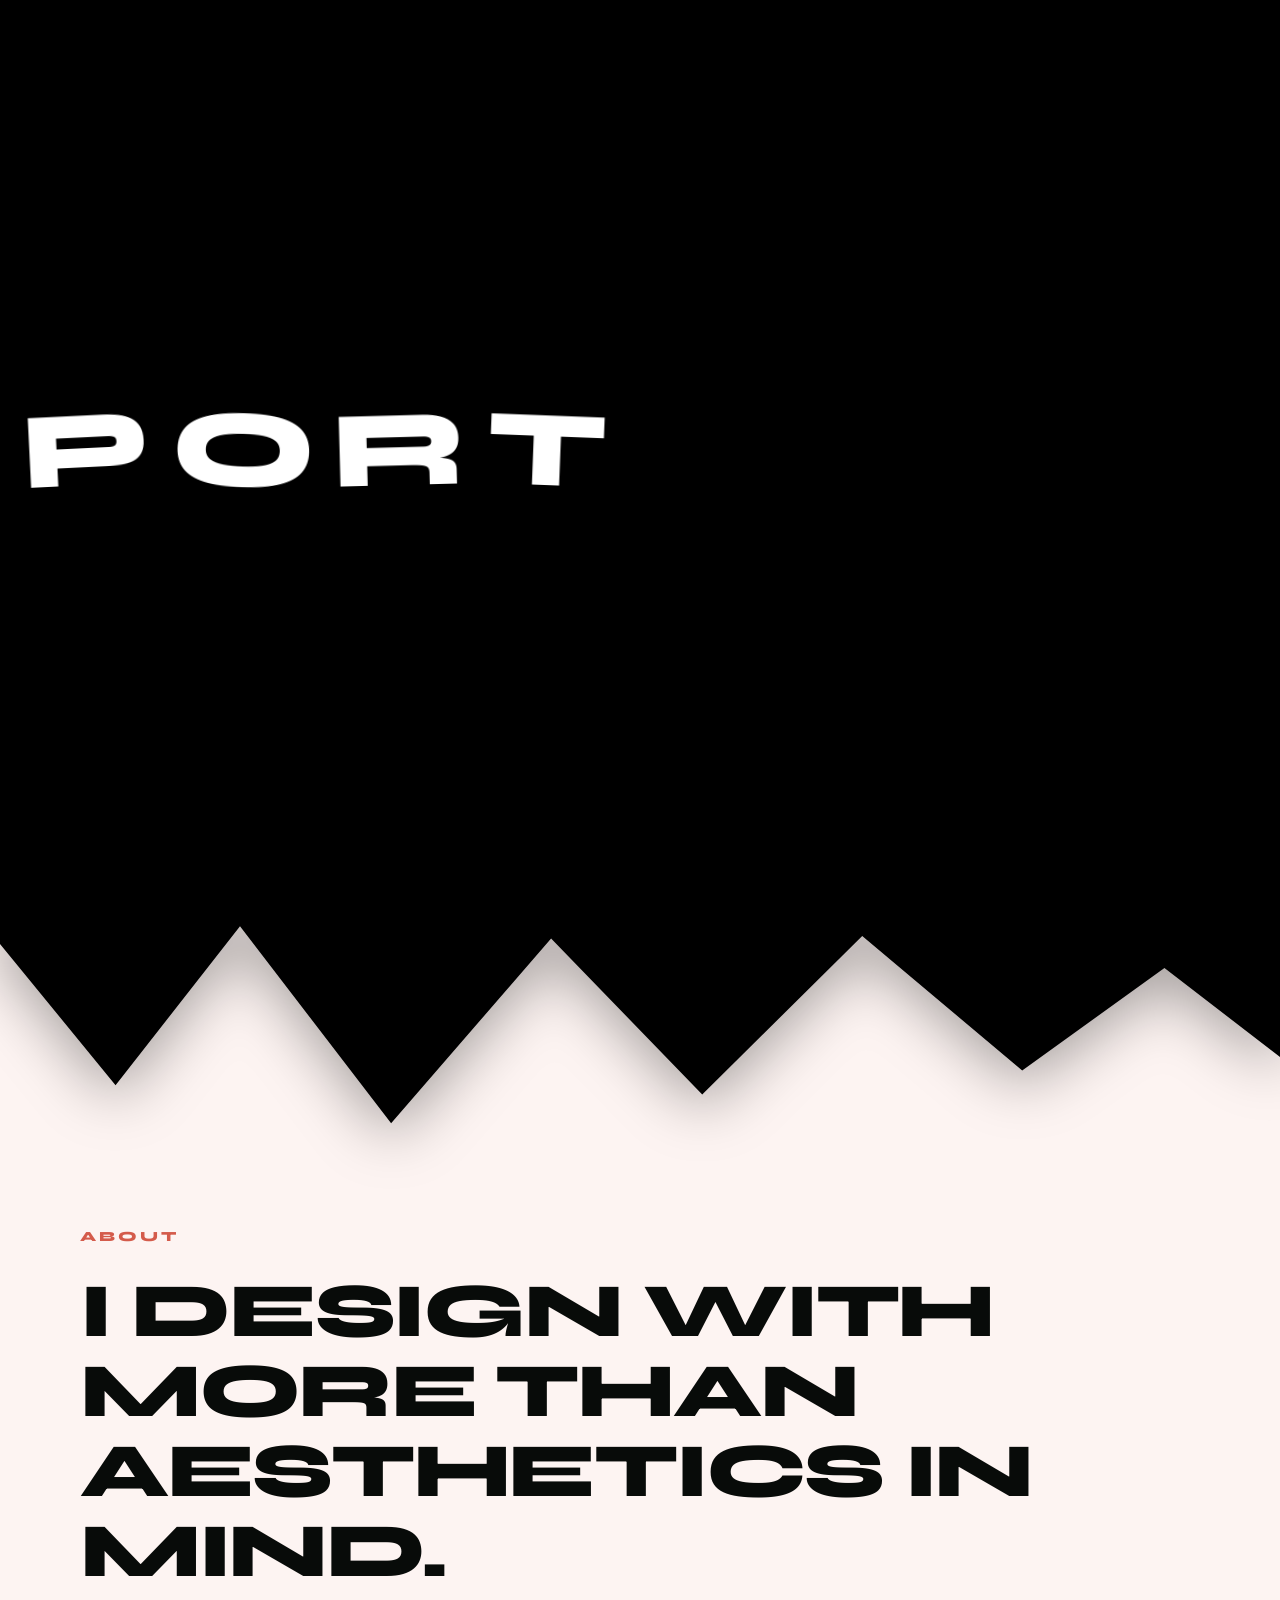
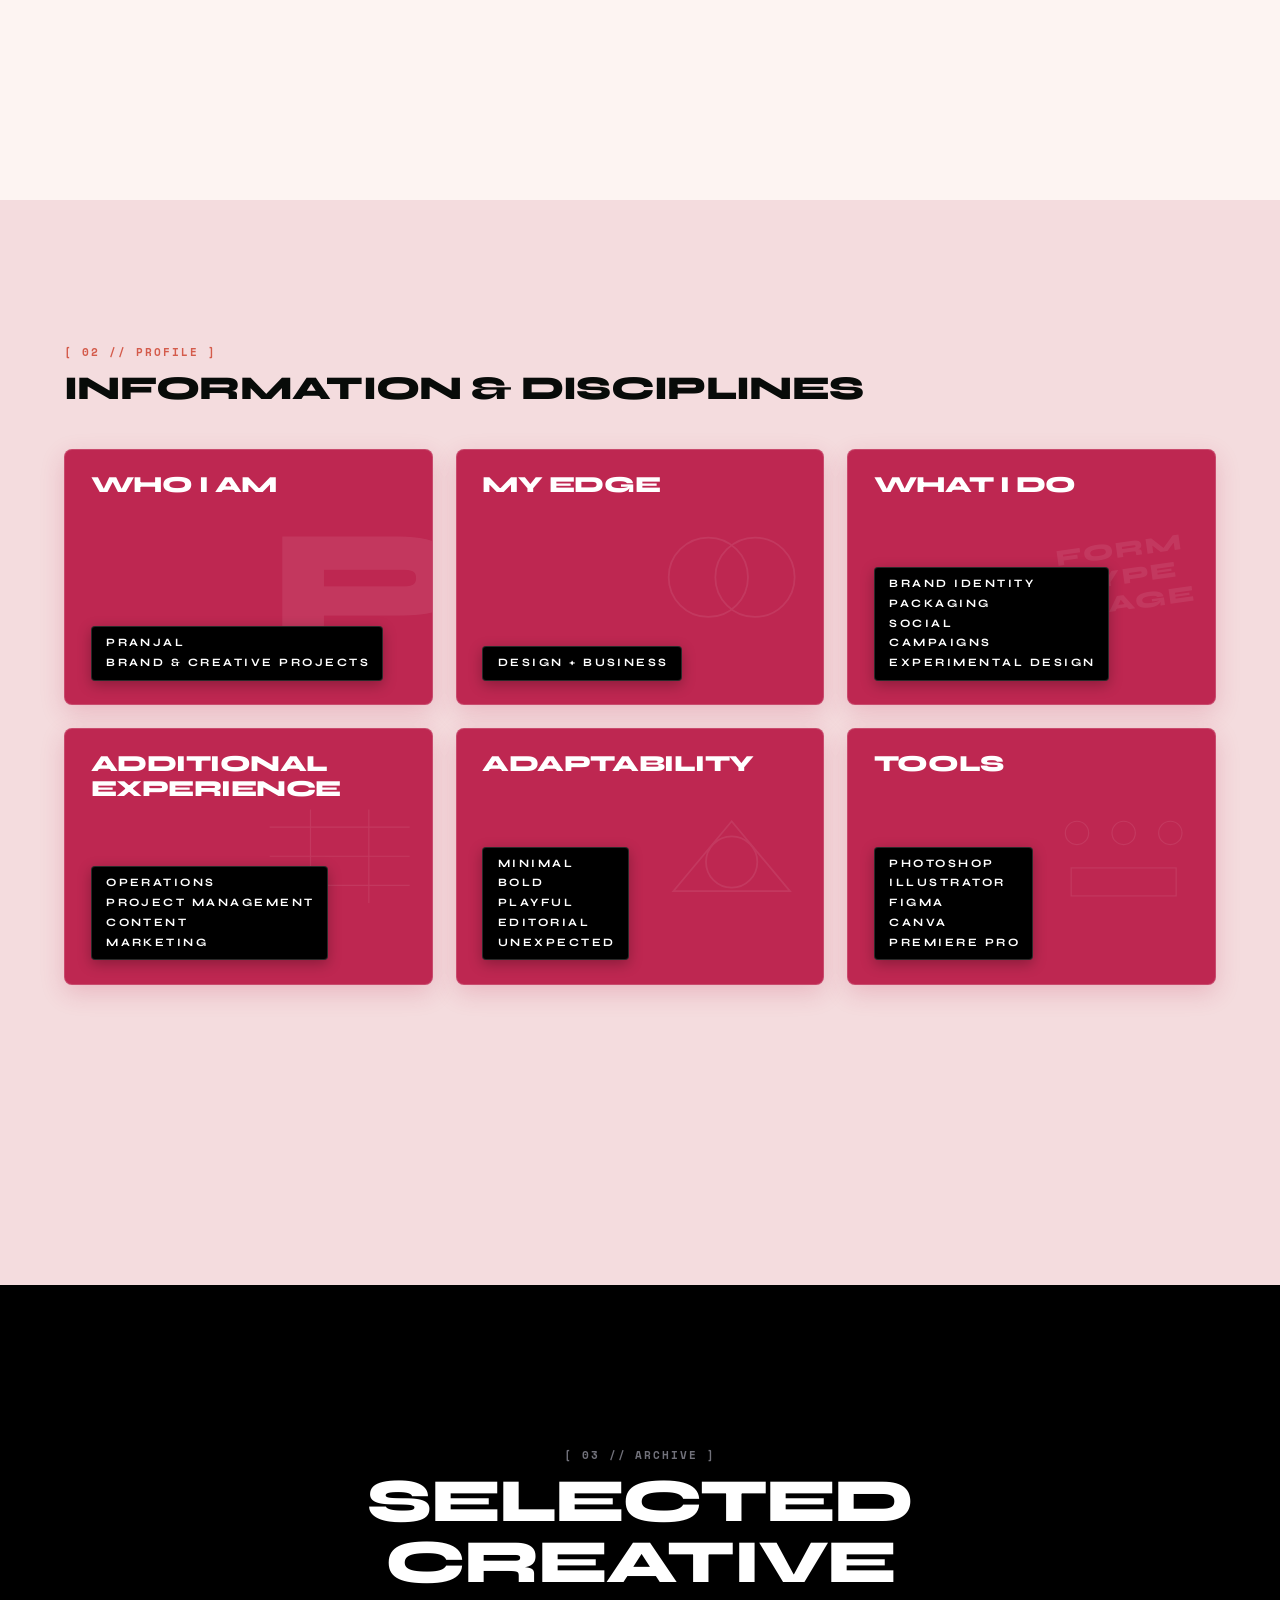
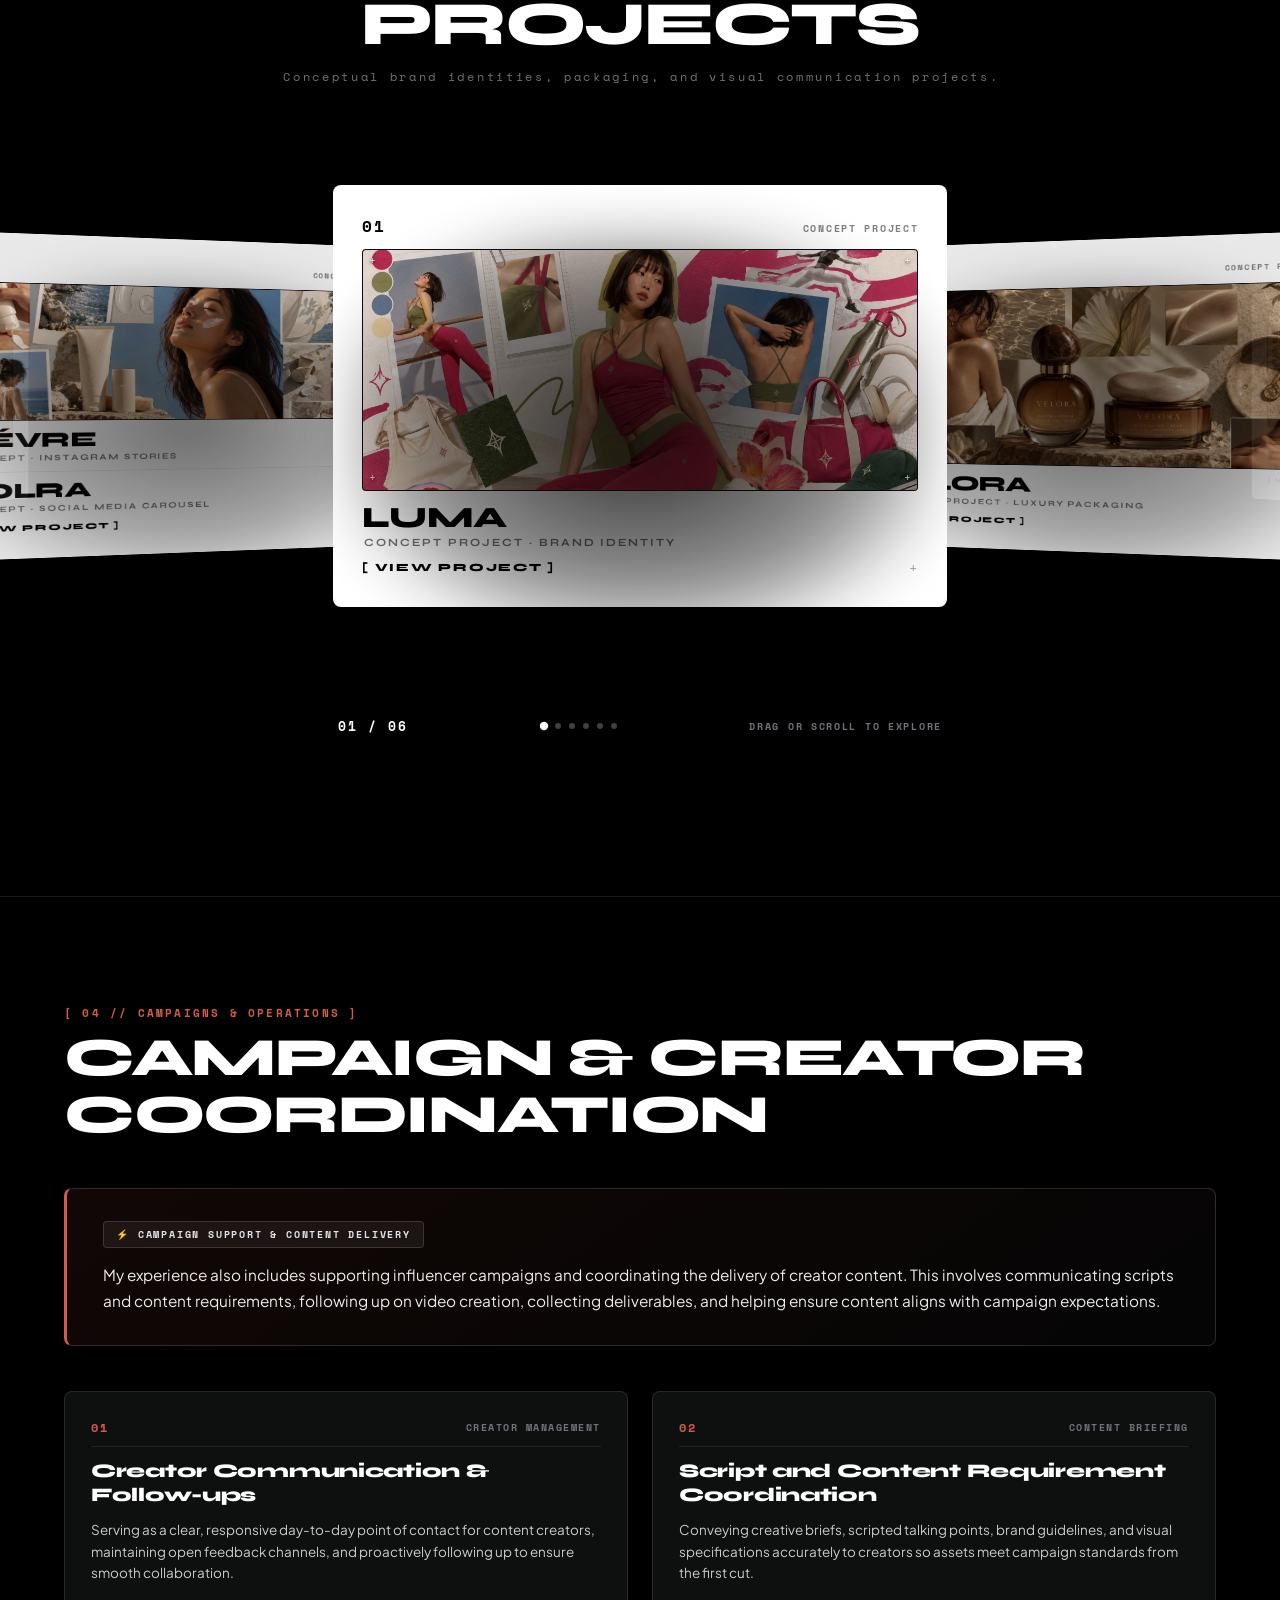
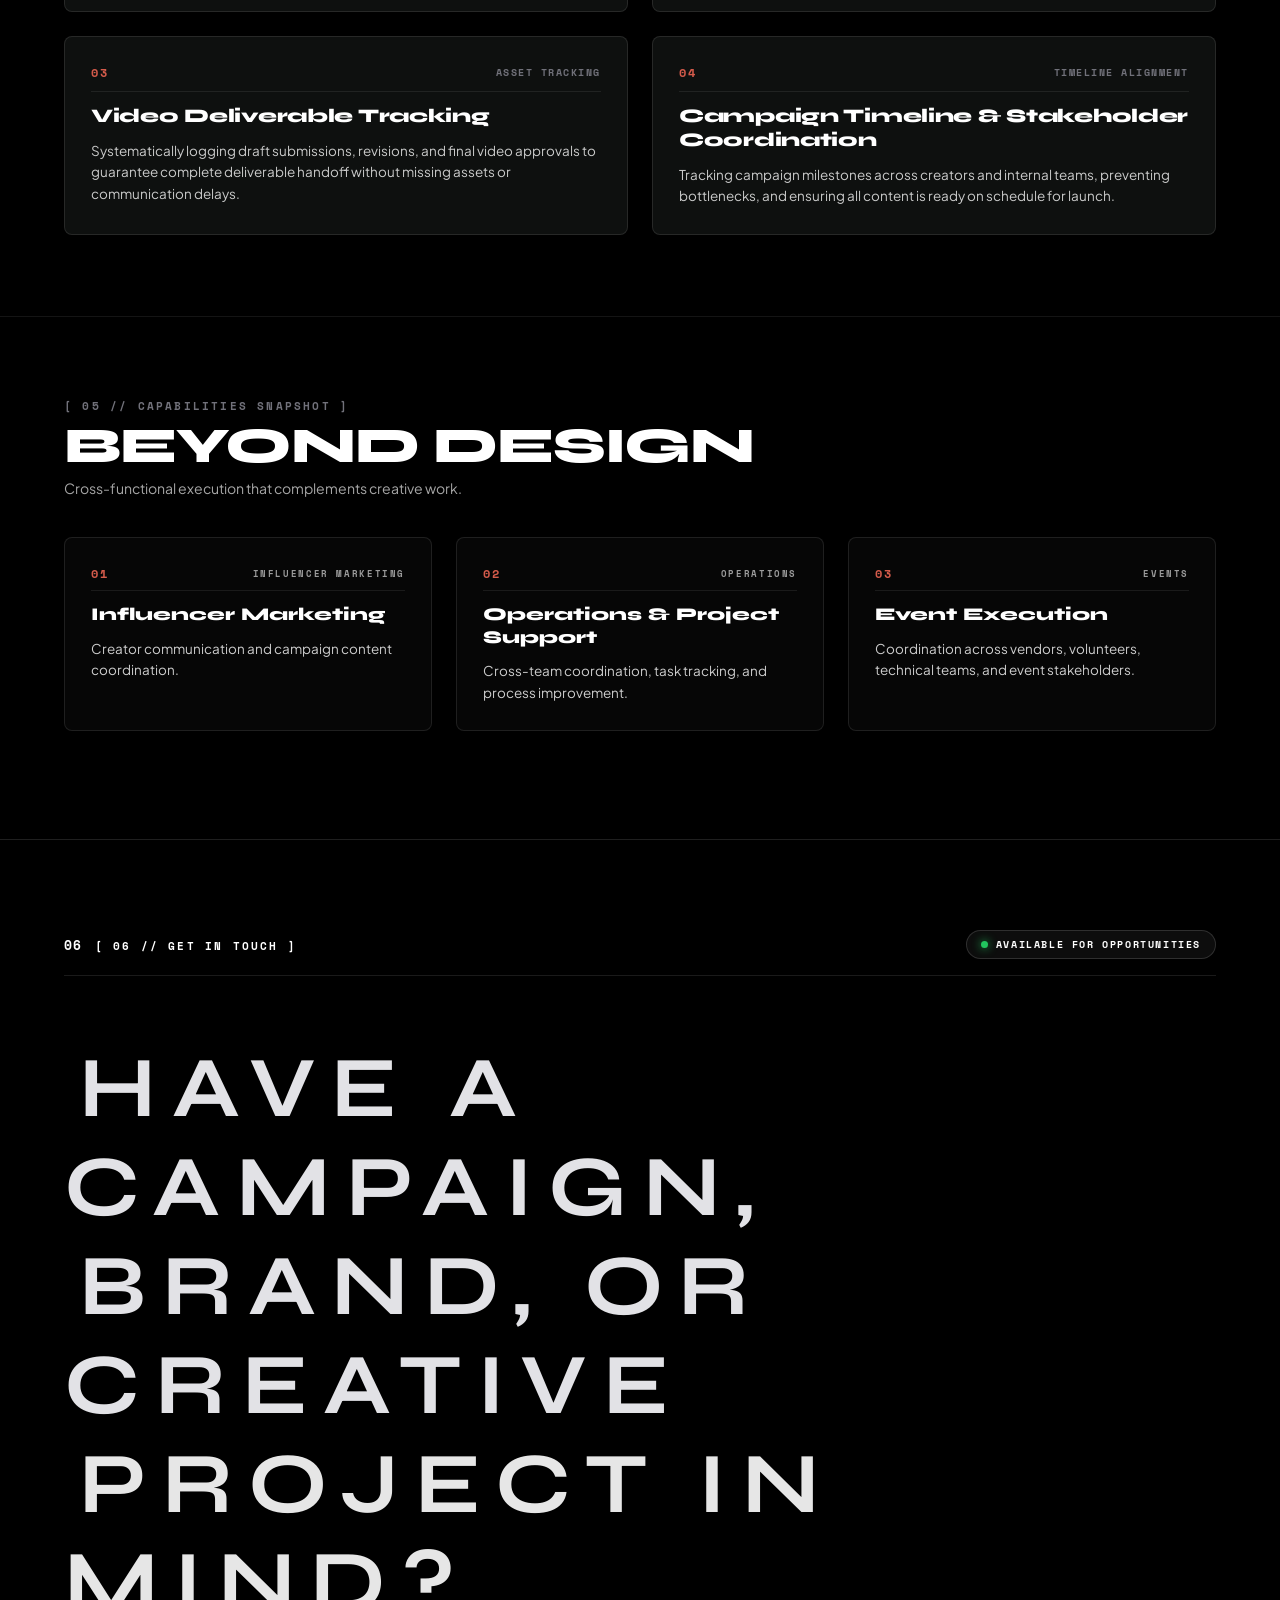
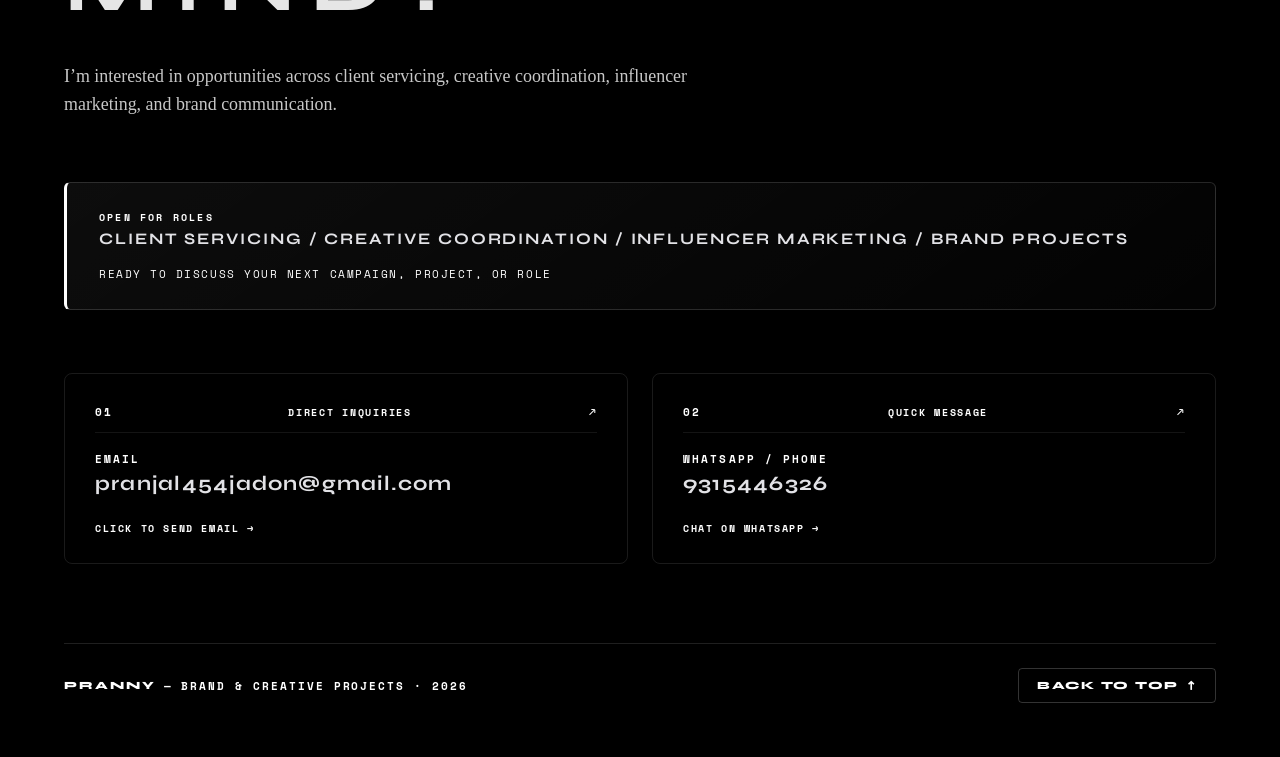
<file: index.html>
<!DOCTYPE html>
<html lang="en">
<head>
  <meta charset="UTF-8">
  <meta name="viewport" content="width=device-width, initial-scale=1.0, maximum-scale=1.0, user-scalable=no">
  <title>Brand & Creative Projects</title>

  <!-- SEO & Search Metadata -->
  <meta name="title" content="Brand & Creative Projects">
  <meta name="description" content="Brand & Creative Projects — Pranny. Client servicing, creative coordination, influencer marketing, campaign execution, and brand design.">

  <!-- Open Graph / Facebook / LinkedIn / WhatsApp -->
  <meta property="og:type" content="website">
  <meta property="og:url" content="https://graphic-portfolio-sand.vercel.app/">
  <meta property="og:site_name" content="Brand & Creative Projects">
  <meta property="og:title" content="Brand & Creative Projects">
  <meta property="og:description" content="Brand & Creative Projects — Pranny. Client servicing, creative coordination, influencer marketing, campaign execution, and brand design.">
  <meta property="og:image" content="https://graphic-portfolio-sand.vercel.app/assets/project-covers/luma-cover.jpg">

  <!-- Twitter / X -->
  <meta name="twitter:card" content="summary_large_image">
  <meta name="twitter:url" content="https://graphic-portfolio-sand.vercel.app/">
  <meta name="twitter:title" content="Brand & Creative Projects">
  <meta name="twitter:description" content="Brand & Creative Projects — Pranny. Client servicing, creative coordination, influencer marketing, campaign execution, and brand design.">
  <meta name="twitter:image" content="https://graphic-portfolio-sand.vercel.app/assets/project-covers/luma-cover.jpg">
  
  <!-- Editorial Typography -->
  <link rel="preconnect" href="https://fonts.googleapis.com">
  <link rel="preconnect" href="https://fonts.gstatic.com" crossorigin>
  <link href="https://fonts.googleapis.com/css2?family=Plus+Jakarta+Sans:wght@400;500;600;700;800&family=Space+Mono:ital,wght@0,400;0,700;1,400&family=Syne:wght@700;800&family=Instrument+Serif:ital@0;1&display=swap" rel="stylesheet">
  
  <link rel="stylesheet" href="css/style.css?v=lumaReady">
</head>
<body class="intro-active">

  <!-- =========================================================
       CINEMATIC LETTER-FALL INTRO OVERLAY (PORTFOLIO)
       ========================================================= -->
  <div id="letter-fall-stage" class="letter-fall-stage" aria-label="PORTFOLIO Intro">
    <div class="letter-fall-track" id="letter-fall-track">
      <span class="fall-letter" data-index="0" style="--rot: -2.8deg; --offset-x: -2px;">P</span>
      <span class="fall-letter" data-index="1" style="--rot: 1.8deg; --offset-x: 1px;">O</span>
      <span class="fall-letter" data-index="2" style="--rot: -1.5deg; --offset-x: -1px;">R</span>
      <span class="fall-letter" data-index="3" style="--rot: 2.2deg; --offset-x: 2px;">T</span>
      <span class="fall-letter" data-index="4" style="--rot: -2.0deg; --offset-x: 0px;">F</span>
      <span class="fall-letter" data-index="5" style="--rot: 1.5deg; --offset-x: -2px;">O</span>
      <span class="fall-letter" data-index="6" style="--rot: -2.2deg; --offset-x: 1px;">L</span>
      <span class="fall-letter" data-index="7" style="--rot: 1.2deg; --offset-x: 0px;">I</span>
      <span class="fall-letter" data-index="8" style="--rot: -1.8deg; --offset-x: 2px;">O</span>
    </div>
  </div>

  <!-- =========================================================
       MODERN BLACK & WHITE GRAPHIC NAVBAR
       ========================================================= -->
  <header class="navbar-wrapper" id="site-nav">
    <nav class="editorial-nav" aria-label="Main Navigation">
      <div class="nav-left">
        <span class="checker-block" aria-hidden="true"></span>
        <span class="nav-brand">PRANNY</span>
      </div>

      <div class="nav-right">
        <a href="#about" class="nav-link">
          <span class="link-text">ABOUT</span>
          <span class="link-checker" aria-hidden="true"></span>
        </a>
        <a href="#work" class="nav-link">
          <span class="link-text">WORK</span>
          <span class="link-checker" aria-hidden="true"></span>
        </a>
        <a href="#contact" class="nav-link">
          <span class="link-text">CONTACT</span>
          <span class="link-checker" aria-hidden="true"></span>
        </a>
        <span class="checker-block checker-block-end" aria-hidden="true"></span>
        <span class="mobile-menu-label" aria-hidden="true">MENU</span>
      </div>
    </nav>
  </header>

  <!-- =========================================================
       DEEP BLACK HERO SCREEN
       ========================================================= -->
  <main class="hero-screen" id="hero">
    <!-- Hidden Graphic Design System Canvas Layer -->
    <canvas id="sketch-canvas" class="sketch-canvas" aria-hidden="true"></canvas>

    <!-- Main Title Composition -->
    <div class="title-container" id="title-container">
      <div class="main-title-wrapper" id="main-title-wrapper">
        <h1 class="main-title" id="main-title">PRANNY</h1>
        <canvas id="pranny-smoke-canvas" class="pranny-smoke-canvas" aria-hidden="true"></canvas>
      </div>
      <p class="role-title" id="role-title">BRAND & CREATIVE PROJECTS</p>
      <p class="disciplines" id="disciplines"><em>Connecting ideas with creative execution.</em></p>
    </div>

    <!-- ZIG-ZAG SCREEN BREAK TRANSITION DIVIDER -->
    <div class="zigzag-break-container" id="zigzag-container" aria-hidden="true">
      <svg class="zigzag-svg" id="zigzag-svg" viewBox="0 0 1440 240" preserveAspectRatio="none">
        <path id="zigzag-path" d="M 0,0 L 0,40 L 130,195 L 270,35 L 440,215 L 620,45 L 790,210 L 970,30 L 1150,215 L 1310,55 L 1440,195 L 1440,0 Z" fill="#000000" />
      </svg>
    </div>
  </main>

  <!-- =========================================================
       ABOUT SCREEN 01 — CLEAN INTRO (WARM PALE PINK / CREAM)
       ========================================================= -->
  <section class="about-screen-one" id="about">
    <div class="about-one-container">
      <div class="about-meta">
        <span class="about-kicker">ABOUT</span>
      </div>
      <h2 class="about-statement">
        I DESIGN WITH MORE THAN AESTHETICS IN MIND.
      </h2>
    </div>
  </section>

  <!-- =========================================================
       CHECKERBOARD CURTAIN TRANSITION
       ========================================================= -->
  <div class="checkerboard-curtain-wrapper" id="checker-wrapper" aria-hidden="true">
    <div class="checkerboard-curtain" id="checker-curtain"></div>
  </div>

  <!-- =========================================================
       ABOUT SCREEN 02 — 3 × 2 RASPBERRY BUTTON GRID
       ========================================================= -->
  <section class="about-screen-two" id="about-info">
    <div class="about-two-container">
      
      <!-- Section Header -->
      <div class="about-two-header">
        <span class="about-two-kicker">[ 02 // PROFILE ]</span>
        <h3 class="about-two-title">INFORMATION & DISCIPLINES</h3>
      </div>

      <!-- Symmetrical 3 × 2 Information Button Grid -->
      <div class="info-blocks-grid">
        
        <!-- ROW 1 / BUTTON 01: WHO I AM -->
        <article class="info-block">
          <div class="card-ghost-layer" aria-hidden="true">
            <span class="ghost-letter">P</span>
          </div>
          <div class="card-inner">
            <h4 class="btn-main-heading">WHO I AM</h4>
            <div class="editorial-black-tag">
              <span class="tag-line">PRANJAL</span>
              <span class="tag-line">BRAND & CREATIVE PROJECTS</span>
            </div>
          </div>
        </article>

        <!-- ROW 1 / BUTTON 02: MY EDGE -->
        <article class="info-block">
          <div class="card-ghost-layer" aria-hidden="true">
            <svg viewBox="0 0 140 100" class="ghost-svg">
              <circle cx="50" cy="50" r="34" stroke="#FFFFFF" stroke-width="1.5" fill="none" />
              <circle cx="90" cy="50" r="34" stroke="#FFFFFF" stroke-width="1.5" fill="none" />
            </svg>
          </div>
          <div class="card-inner">
            <h4 class="btn-main-heading">MY EDGE</h4>
            <div class="editorial-black-tag">
              <span class="tag-line">DESIGN + BUSINESS</span>
            </div>
          </div>
        </article>

        <!-- ROW 1 / BUTTON 03: WHAT I DO -->
        <article class="info-block">
          <div class="card-ghost-layer" aria-hidden="true">
            <span class="ghost-type-text">FORM<br>TYPE<br>IMAGE</span>
          </div>
          <div class="card-inner">
            <h4 class="btn-main-heading">WHAT I DO</h4>
            <div class="editorial-black-tag">
              <span class="tag-line">BRAND IDENTITY</span>
              <span class="tag-line">PACKAGING</span>
              <span class="tag-line">SOCIAL</span>
              <span class="tag-line">CAMPAIGNS</span>
              <span class="tag-line">EXPERIMENTAL DESIGN</span>
            </div>
          </div>
        </article>

        <!-- ROW 2 / BUTTON 04: ADDITIONAL EXPERIENCE -->
        <article class="info-block">
          <div class="card-ghost-layer" aria-hidden="true">
            <svg viewBox="0 0 140 100" class="ghost-svg">
              <line x1="10" y1="25" x2="130" y2="25" stroke="#FFFFFF" stroke-width="1" />
              <line x1="10" y1="50" x2="130" y2="50" stroke="#FFFFFF" stroke-width="1" />
              <line x1="10" y1="75" x2="130" y2="75" stroke="#FFFFFF" stroke-width="1" />
              <line x1="45" y1="10" x2="45" y2="90" stroke="#FFFFFF" stroke-width="1" />
              <line x1="95" y1="10" x2="95" y2="90" stroke="#FFFFFF" stroke-width="1" />
            </svg>
          </div>
          <div class="card-inner">
            <h4 class="btn-main-heading">ADDITIONAL EXPERIENCE</h4>
            <div class="editorial-black-tag">
              <span class="tag-line">OPERATIONS</span>
              <span class="tag-line">PROJECT MANAGEMENT</span>
              <span class="tag-line">CONTENT</span>
              <span class="tag-line">MARKETING</span>
            </div>
          </div>
        </article>

        <!-- ROW 2 / BUTTON 05: ADAPTABILITY -->
        <article class="info-block">
          <div class="card-ghost-layer" aria-hidden="true">
            <svg viewBox="0 0 140 100" class="ghost-svg">
              <polygon points="20,80 70,20 120,80" stroke="#FFFFFF" stroke-width="1.5" fill="none" />
              <circle cx="70" cy="55" r="22" stroke="#FFFFFF" stroke-width="1.5" fill="none" />
            </svg>
          </div>
          <div class="card-inner">
            <h4 class="btn-main-heading">ADAPTABILITY</h4>
            <div class="editorial-black-tag">
              <span class="tag-line">MINIMAL</span>
              <span class="tag-line">BOLD</span>
              <span class="tag-line">PLAYFUL</span>
              <span class="tag-line">EDITORIAL</span>
              <span class="tag-line">UNEXPECTED</span>
            </div>
          </div>
        </article>

        <!-- ROW 2 / BUTTON 06: TOOLS -->
        <article class="info-block">
          <div class="card-ghost-layer" aria-hidden="true">
            <svg viewBox="0 0 140 100" class="ghost-svg">
              <circle cx="30" cy="30" r="10" stroke="#FFFFFF" stroke-width="1" fill="none" />
              <circle cx="70" cy="30" r="10" stroke="#FFFFFF" stroke-width="1" fill="none" />
              <circle cx="110" cy="30" r="10" stroke="#FFFFFF" stroke-width="1" fill="none" />
              <rect x="25" y="60" width="90" height="24" stroke="#FFFFFF" stroke-width="1" fill="none" />
            </svg>
          </div>
          <div class="card-inner">
            <h4 class="btn-main-heading">TOOLS</h4>
            <div class="editorial-black-tag">
              <span class="tag-line">PHOTOSHOP</span>
              <span class="tag-line">ILLUSTRATOR</span>
              <span class="tag-line">FIGMA</span>
              <span class="tag-line">CANVA</span>
              <span class="tag-line">PREMIERE PRO</span>
            </div>
          </div>
        </article>

      </div> <!-- /info-blocks-grid -->

      <!-- Clean Bottom Spacer -->
      <div class="about-bottom-spacer"></div>

    </div>
  </section>

  <!-- =========================================================
       WORK / PROJECTS SECTION — SMOOTH 3D PERSPECTIVE GALLERY
       ========================================================= -->
  <section class="work-section" id="work">
    <div class="work-container">
      
      <!-- Section Header -->
      <div class="work-header">
        <span class="work-kicker">[ 03 // ARCHIVE ]</span>
        <h2 class="work-main-title">SELECTED CREATIVE PROJECTS</h2>
        <p class="work-subtitle">Conceptual brand identities, packaging, and visual communication projects.</p>
      </div>

      <!-- 3D Perspective Gallery Stage -->
      <div class="work-gallery-stage" id="work-gallery-stage" aria-label="Interactive 3D Project Gallery">
        <div class="gallery-3d-track" id="gallery-3d-track">

          <!-- PANEL 01: LUMA -->
          <a href="luma.html" class="gallery-panel gallery-panel-link" data-index="0" data-proj-num="PROJECT 01" data-proj-title="LUMA" data-proj-cat="CONCEPT PROJECT · BRAND IDENTITY" aria-label="Concept Project 01: LUMA — Brand Identity / Activewear">
            <div class="panel-inner">
              <div class="panel-header">
                <span class="panel-num">01</span>
                <span class="panel-meta">CONCEPT PROJECT</span>
              </div>
              <div class="panel-cover-frame panel-cover-has-image">
                <img src="assets/project-covers/luma-cover.jpg" alt="LUMA Brand Identity — Activewear Design System" class="panel-cover-img" loading="eager" draggable="false">
                <span class="cover-frame-corner cfc-tl" aria-hidden="true">+</span>
                <span class="cover-frame-corner cfc-tr" aria-hidden="true">+</span>
                <span class="cover-frame-corner cfc-bl" aria-hidden="true">+</span>
                <span class="cover-frame-corner cfc-br" aria-hidden="true">+</span>
              </div>
              <div class="panel-body">
                <h3 class="panel-title">LUMA</h3>
                <p class="panel-category">CONCEPT PROJECT · BRAND IDENTITY</p>
              </div>
              <div class="panel-footer">
                <span class="panel-tag">[ VIEW PROJECT ]</span>
                <span class="panel-corner-mark" aria-hidden="true">+</span>
              </div>
            </div>
            <div class="panel-shadow"></div>
          </a>

          <!-- PANEL 02: VÉLORA -->
          <a href="velora.html" class="gallery-panel gallery-panel-link" data-index="1" data-proj-num="PROJECT 02" data-proj-title="VÉLORA" data-proj-cat="CONCEPT PROJECT · LUXURY PACKAGING" aria-label="Concept Project 02: VÉLORA — Luxury Packaging">
            <div class="panel-inner">
              <div class="panel-header">
                <span class="panel-num">02</span>
                <span class="panel-meta">CONCEPT PROJECT</span>
              </div>
              <div class="panel-cover-frame panel-cover-has-image">
                <img src="assets/project-covers/velora-cover.jpg" alt="VÉLORA Luxury Packaging — Botanical Skincare Design System" class="panel-cover-img" loading="eager" draggable="false">
                <span class="cover-frame-corner cfc-tl" aria-hidden="true">+</span>
                <span class="cover-frame-corner cfc-tr" aria-hidden="true">+</span>
                <span class="cover-frame-corner cfc-bl" aria-hidden="true">+</span>
                <span class="cover-frame-corner cfc-br" aria-hidden="true">+</span>
              </div>
              <div class="panel-body">
                <h3 class="panel-title">VÉLORA</h3>
                <p class="panel-category">CONCEPT PROJECT · LUXURY PACKAGING</p>
              </div>
              <div class="panel-footer">
                <span class="panel-tag">[ VIEW PROJECT ]</span>
                <span class="panel-corner-mark" aria-hidden="true">+</span>
              </div>
            </div>
            <div class="panel-shadow"></div>
          </a>

          <!-- PANEL 03: EXPERIMENTAL DESIGNS -->
          <a href="experimental-designs.html" class="gallery-panel gallery-panel-link" data-index="2" data-proj-num="PROJECT 03" data-proj-title="EXPERIMENTAL DESIGNS" data-proj-cat="SELF-INITIATED · POSTER COLLECTION" aria-label="Self-Initiated Project 03: EXPERIMENTAL DESIGNS — 10 Poster Collection">
            <div class="panel-inner">
              <div class="panel-header">
                <span class="panel-num">03</span>
                <span class="panel-meta">SELF-INITIATED</span>
              </div>
              <div class="panel-cover-frame panel-cover-has-image">
                <img src="assets/project-covers/experimental-designs-cover.jpg" alt="EXPERIMENTAL DESIGNS — 10 Poster Collection" class="panel-cover-img" loading="eager" draggable="false">
                <span class="cover-frame-corner cfc-tl" aria-hidden="true">+</span>
                <span class="cover-frame-corner cfc-tr" aria-hidden="true">+</span>
                <span class="cover-frame-corner cfc-bl" aria-hidden="true">+</span>
                <span class="cover-frame-corner cfc-br" aria-hidden="true">+</span>
              </div>
              <div class="panel-body">
                <h3 class="panel-title">EXPERIMENTAL DESIGNS</h3>
                <p class="panel-category">SELF-INITIATED · 10 POSTER COLLECTION</p>
              </div>
              <div class="panel-footer">
                <span class="panel-tag">[ VIEW PROJECT ]</span>
                <span class="panel-corner-mark" aria-hidden="true">+</span>
              </div>
            </div>
            <div class="panel-shadow"></div>
          </a>

          <!-- PANEL 04: MOFFEE -->
          <a href="moffee.html" class="gallery-panel gallery-panel-link" data-index="3" data-proj-num="PROJECT 04" data-proj-title="MOFFEE" data-proj-cat="CONCEPT PROJECT · SOCIAL MEDIA" aria-label="Concept Project 04: MOFFEE — Social Media & Brand Content">
            <div class="panel-inner">
              <div class="panel-header">
                <span class="panel-num">04</span>
                <span class="panel-meta">CONCEPT PROJECT</span>
              </div>
              <div class="panel-cover-frame panel-cover-has-image">
                <img src="assets/project-covers/moffee-cover.jpg" alt="MOFFEE Social Media and Brand Content System" class="panel-cover-img" loading="eager" draggable="false">
                <span class="cover-frame-corner cfc-tl" aria-hidden="true">+</span>
                <span class="cover-frame-corner cfc-tr" aria-hidden="true">+</span>
                <span class="cover-frame-corner cfc-bl" aria-hidden="true">+</span>
                <span class="cover-frame-corner cfc-br" aria-hidden="true">+</span>
              </div>
              <div class="panel-body">
                <h3 class="panel-title">MOFFEE</h3>
                <p class="panel-category">CONCEPT PROJECT · SOCIAL MEDIA & BRAND CONTENT</p>
              </div>
              <div class="panel-footer">
                <span class="panel-tag">[ VIEW PROJECT ]</span>
                <span class="panel-corner-mark" aria-hidden="true">+</span>
              </div>
            </div>
            <div class="panel-shadow"></div>
          </a>

          <!-- PANEL 05: MONSTER MUNCH -->
          <a href="monster-munch.html" class="gallery-panel gallery-panel-link" data-index="4" data-proj-num="PROJECT 05" data-proj-title="MONSTER MUNCH" data-proj-cat="CONCEPT PROJECT · SNACK PACKAGING" aria-label="Concept Project 05: MONSTER MUNCH — Snack Packaging">
            <div class="panel-inner">
              <div class="panel-header">
                <span class="panel-num">05</span>
                <span class="panel-meta">CONCEPT PROJECT</span>
              </div>
              <div class="panel-cover-frame panel-cover-has-image">
                <img src="assets/project-covers/monster-munch-cover.jpg" alt="MONSTER MUNCH Playful Snack Packaging Design System" class="panel-cover-img" loading="eager" draggable="false">
                <span class="cover-frame-corner cfc-tl" aria-hidden="true">+</span>
                <span class="cover-frame-corner cfc-tr" aria-hidden="true">+</span>
                <span class="cover-frame-corner cfc-bl" aria-hidden="true">+</span>
                <span class="cover-frame-corner cfc-br" aria-hidden="true">+</span>
              </div>
              <div class="panel-body">
                <h3 class="panel-title">MONSTER MUNCH</h3>
                <p class="panel-category">CONCEPT PROJECT · SNACK PACKAGING</p>
              </div>
              <div class="panel-footer">
                <span class="panel-tag">[ VIEW PROJECT ]</span>
                <span class="panel-corner-mark" aria-hidden="true">+</span>
              </div>
            </div>
            <div class="panel-shadow"></div>
          </a>

          <!-- PANEL 06: SOCIAL MEDIA (NÉVRE + SOLRA) -->
          <a href="nevre-solra.html" class="gallery-panel gallery-panel-link" data-index="5" data-proj-num="PROJECT 06" data-proj-title="SOCIAL MEDIA" data-proj-cat="CONCEPT PROJECTS · SOCIAL CONTENT" aria-label="Concept Projects 06: SOCIAL MEDIA — NÉVRE and SOLRA">
            <div class="panel-inner">
              <div class="panel-header">
                <span class="panel-num">06</span>
                <span class="panel-meta">CONCEPT PROJECT</span>
              </div>
              <div class="panel-cover-frame panel-cover-has-image">
                <img src="assets/project-covers/nevre-solra-cover.jpg" alt="NÉVRE and SOLRA Social Content Design" class="panel-cover-img" loading="eager" draggable="false">
                <span class="cover-frame-corner cfc-tl" aria-hidden="true">+</span>
                <span class="cover-frame-corner cfc-tr" aria-hidden="true">+</span>
                <span class="cover-frame-corner cfc-bl" aria-hidden="true">+</span>
                <span class="cover-frame-corner cfc-br" aria-hidden="true">+</span>
              </div>
              <div class="panel-body panel-dual-body">
                <div class="dual-subproject">
                  <h3 class="panel-title-sub">NÉVRE</h3>
                  <p class="panel-category">CONCEPT · INSTAGRAM STORIES</p>
                </div>
                <div class="dual-divider" aria-hidden="true"></div>
                <div class="dual-subproject">
                  <h3 class="panel-title-sub">SOLRA</h3>
                  <p class="panel-category">CONCEPT · SOCIAL MEDIA CAROUSEL</p>
                </div>
              </div>
              <div class="panel-footer">
                <span class="panel-tag">[ VIEW PROJECT ]</span>
                <span class="panel-corner-mark" aria-hidden="true">+</span>
              </div>
            </div>
            <div class="panel-shadow"></div>
          </a>

          <!-- PANEL 07 (LOOP 01): LUMA -->
          <a href="luma.html" class="gallery-panel gallery-panel-link" data-index="6" data-proj-num="PROJECT 01" data-proj-title="LUMA" data-proj-cat="CONCEPT PROJECT · BRAND IDENTITY" aria-label="Concept Project 01: LUMA — Brand Identity / Activewear">
            <div class="panel-inner">
              <div class="panel-header">
                <span class="panel-num">01</span>
                <span class="panel-meta">CONCEPT PROJECT</span>
              </div>
              <div class="panel-cover-frame panel-cover-has-image">
                <img src="assets/project-covers/luma-cover.jpg" alt="LUMA Brand Identity — Activewear Design System" class="panel-cover-img" loading="eager" draggable="false">
                <span class="cover-frame-corner cfc-tl" aria-hidden="true">+</span>
                <span class="cover-frame-corner cfc-tr" aria-hidden="true">+</span>
                <span class="cover-frame-corner cfc-bl" aria-hidden="true">+</span>
                <span class="cover-frame-corner cfc-br" aria-hidden="true">+</span>
              </div>
              <div class="panel-body">
                <h3 class="panel-title">LUMA</h3>
                <p class="panel-category">CONCEPT PROJECT · BRAND IDENTITY</p>
              </div>
              <div class="panel-footer">
                <span class="panel-tag">[ VIEW PROJECT ]</span>
                <span class="panel-corner-mark" aria-hidden="true">+</span>
              </div>
            </div>
            <div class="panel-shadow"></div>
          </a>

          <!-- PANEL 08 (LOOP 02): VÉLORA -->
          <a href="velora.html" class="gallery-panel gallery-panel-link" data-index="7" data-proj-num="PROJECT 02" data-proj-title="VÉLORA" data-proj-cat="CONCEPT PROJECT · LUXURY PACKAGING" aria-label="Concept Project 02: VÉLORA — Luxury Packaging">
            <div class="panel-inner">
              <div class="panel-header">
                <span class="panel-num">02</span>
                <span class="panel-meta">CONCEPT PROJECT</span>
              </div>
              <div class="panel-cover-frame panel-cover-has-image">
                <img src="assets/project-covers/velora-cover.jpg" alt="VÉLORA Luxury Packaging — Botanical Skincare Design System" class="panel-cover-img" loading="eager" draggable="false">
                <span class="cover-frame-corner cfc-tl" aria-hidden="true">+</span>
                <span class="cover-frame-corner cfc-tr" aria-hidden="true">+</span>
                <span class="cover-frame-corner cfc-bl" aria-hidden="true">+</span>
                <span class="cover-frame-corner cfc-br" aria-hidden="true">+</span>
              </div>
              <div class="panel-body">
                <h3 class="panel-title">VÉLORA</h3>
                <p class="panel-category">CONCEPT PROJECT · LUXURY PACKAGING</p>
              </div>
              <div class="panel-footer">
                <span class="panel-tag">[ VIEW PROJECT ]</span>
                <span class="panel-corner-mark" aria-hidden="true">+</span>
              </div>
            </div>
            <div class="panel-shadow"></div>
          </a>

          <!-- PANEL 09 (LOOP 03): EXPERIMENTAL DESIGNS -->
          <a href="experimental-designs.html" class="gallery-panel gallery-panel-link" data-index="8" data-proj-num="PROJECT 03" data-proj-title="EXPERIMENTAL DESIGNS" data-proj-cat="SELF-INITIATED · POSTER COLLECTION" aria-label="Self-Initiated Project 03: EXPERIMENTAL DESIGNS — 10 Poster Collection">
            <div class="panel-inner">
              <div class="panel-header">
                <span class="panel-num">03</span>
                <span class="panel-meta">SELF-INITIATED</span>
              </div>
              <div class="panel-cover-frame panel-cover-has-image">
                <img src="assets/project-covers/experimental-designs-cover.jpg" alt="EXPERIMENTAL DESIGNS — 10 Poster Collection" class="panel-cover-img" loading="eager" draggable="false">
                <span class="cover-frame-corner cfc-tl" aria-hidden="true">+</span>
                <span class="cover-frame-corner cfc-tr" aria-hidden="true">+</span>
                <span class="cover-frame-corner cfc-bl" aria-hidden="true">+</span>
                <span class="cover-frame-corner cfc-br" aria-hidden="true">+</span>
              </div>
              <div class="panel-body">
                <h3 class="panel-title">EXPERIMENTAL DESIGNS</h3>
                <p class="panel-category">SELF-INITIATED · 10 POSTER COLLECTION</p>
              </div>
              <div class="panel-footer">
                <span class="panel-tag">[ VIEW PROJECT ]</span>
                <span class="panel-corner-mark" aria-hidden="true">+</span>
              </div>
            </div>
            <div class="panel-shadow"></div>
          </a>

          <!-- PANEL 10 (LOOP 04): MOFFEE -->
          <a href="moffee.html" class="gallery-panel gallery-panel-link" data-index="9" data-proj-num="PROJECT 04" data-proj-title="MOFFEE" data-proj-cat="CONCEPT PROJECT · SOCIAL MEDIA" aria-label="Concept Project 04: MOFFEE — Social Media & Brand Content">
            <div class="panel-inner">
              <div class="panel-header">
                <span class="panel-num">04</span>
                <span class="panel-meta">CONCEPT PROJECT</span>
              </div>
              <div class="panel-cover-frame panel-cover-has-image">
                <img src="assets/project-covers/moffee-cover.jpg" alt="MOFFEE Social Media and Brand Content System" class="panel-cover-img" loading="eager" draggable="false">
                <span class="cover-frame-corner cfc-tl" aria-hidden="true">+</span>
                <span class="cover-frame-corner cfc-tr" aria-hidden="true">+</span>
                <span class="cover-frame-corner cfc-bl" aria-hidden="true">+</span>
                <span class="cover-frame-corner cfc-br" aria-hidden="true">+</span>
              </div>
              <div class="panel-body">
                <h3 class="panel-title">MOFFEE</h3>
                <p class="panel-category">CONCEPT PROJECT · SOCIAL MEDIA & BRAND CONTENT</p>
              </div>
              <div class="panel-footer">
                <span class="panel-tag">[ VIEW PROJECT ]</span>
                <span class="panel-corner-mark" aria-hidden="true">+</span>
              </div>
            </div>
            <div class="panel-shadow"></div>
          </a>

          <!-- PANEL 11 (LOOP 05): MONSTER MUNCH -->
          <a href="monster-munch.html" class="gallery-panel gallery-panel-link" data-index="10" data-proj-num="PROJECT 05" data-proj-title="MONSTER MUNCH" data-proj-cat="CONCEPT PROJECT · SNACK PACKAGING" aria-label="Concept Project 05: MONSTER MUNCH — Snack Packaging">
            <div class="panel-inner">
              <div class="panel-header">
                <span class="panel-num">05</span>
                <span class="panel-meta">CONCEPT PROJECT</span>
              </div>
              <div class="panel-cover-frame panel-cover-has-image">
                <img src="assets/project-covers/monster-munch-cover.jpg" alt="MONSTER MUNCH Playful Snack Packaging Design System" class="panel-cover-img" loading="eager" draggable="false">
                <span class="cover-frame-corner cfc-tl" aria-hidden="true">+</span>
                <span class="cover-frame-corner cfc-tr" aria-hidden="true">+</span>
                <span class="cover-frame-corner cfc-bl" aria-hidden="true">+</span>
                <span class="cover-frame-corner cfc-br" aria-hidden="true">+</span>
              </div>
              <div class="panel-body">
                <h3 class="panel-title">MONSTER MUNCH</h3>
                <p class="panel-category">CONCEPT PROJECT · SNACK PACKAGING</p>
              </div>
              <div class="panel-footer">
                <span class="panel-tag">[ VIEW PROJECT ]</span>
                <span class="panel-corner-mark" aria-hidden="true">+</span>
              </div>
            </div>
            <div class="panel-shadow"></div>
          </a>

          <!-- PANEL 12 (LOOP 06): SOCIAL MEDIA (NÉVRE + SOLRA) -->
          <a href="nevre-solra.html" class="gallery-panel gallery-panel-link" data-index="11" data-proj-num="PROJECT 06" data-proj-title="SOCIAL MEDIA" data-proj-cat="CONCEPT PROJECTS · SOCIAL CONTENT" aria-label="Concept Projects 06: SOCIAL MEDIA — NÉVRE and SOLRA">
            <div class="panel-inner">
              <div class="panel-header">
                <span class="panel-num">06</span>
                <span class="panel-meta">CONCEPT PROJECT</span>
              </div>
              <div class="panel-cover-frame panel-cover-has-image">
                <img src="assets/project-covers/nevre-solra-cover.jpg" alt="NÉVRE and SOLRA Social Content Design" class="panel-cover-img" loading="eager" draggable="false">
                <span class="cover-frame-corner cfc-tl" aria-hidden="true">+</span>
                <span class="cover-frame-corner cfc-tr" aria-hidden="true">+</span>
                <span class="cover-frame-corner cfc-bl" aria-hidden="true">+</span>
                <span class="cover-frame-corner cfc-br" aria-hidden="true">+</span>
              </div>
              <div class="panel-body panel-dual-body">
                <div class="dual-subproject">
                  <h3 class="panel-title-sub">NÉVRE</h3>
                  <p class="panel-category">CONCEPT · INSTAGRAM STORIES</p>
                </div>
                <div class="dual-divider" aria-hidden="true"></div>
                <div class="dual-subproject">
                  <h3 class="panel-title-sub">SOLRA</h3>
                  <p class="panel-category">CONCEPT · SOCIAL MEDIA CAROUSEL</p>
                </div>
              </div>
              <div class="panel-footer">
                <span class="panel-tag">[ VIEW PROJECT ]</span>
                <span class="panel-corner-mark" aria-hidden="true">+</span>
              </div>
            </div>
            <div class="panel-shadow"></div>
          </a>

        </div> <!-- /gallery-3d-track -->
      </div> <!-- /work-gallery-stage -->

      <!-- Project Indicator & Navigation Hint -->
      <div class="gallery-status-bar" id="gallery-status-bar">
        <span class="gallery-indicator" id="gallery-counter">01 / 06</span>
        <div class="gallery-nav-dots" id="gallery-dots">
          <button class="nav-dot is-active" data-index="0" aria-label="Go to project 1"></button>
          <button class="nav-dot" data-index="1" aria-label="Go to project 2"></button>
          <button class="nav-dot" data-index="2" aria-label="Go to project 3"></button>
          <button class="nav-dot" data-index="3" aria-label="Go to project 4"></button>
          <button class="nav-dot" data-index="4" aria-label="Go to project 5"></button>
          <button class="nav-dot" data-index="5" aria-label="Go to project 6"></button>
        </div>
        <span class="gallery-hint">DRAG OR SCROLL TO EXPLORE</span>
      </div>

    </div> <!-- /work-container -->
  </section>

  <!-- =========================================================
       CAMPAIGN & CREATOR COORDINATION SECTION
       ========================================================= -->
  <section class="coordination-section" id="coordination" aria-label="Campaign and Creator Coordination">
    <div class="coordination-container">
      
      <!-- Section Header -->
      <div class="coordination-header">
        <span class="coordination-kicker">[ 04 // CAMPAIGNS & OPERATIONS ]</span>
        <h2 class="coordination-main-title">CAMPAIGN & CREATOR COORDINATION</h2>
      </div>

      <!-- Main Overview & Copy -->
      <div class="coordination-intro-card">
        <div class="coordination-badge">
          <span class="coord-icon" aria-hidden="true">⚡</span>
          <span class="coord-badge-text">CAMPAIGN SUPPORT & CONTENT DELIVERY</span>
        </div>
        <p class="coordination-lead-text">
          My experience also includes supporting influencer campaigns and coordinating the delivery of creator content. This involves communicating scripts and content requirements, following up on video creation, collecting deliverables, and helping ensure content aligns with campaign expectations.
        </p>
      </div>

      <!-- 4 Capability Points Grid -->
      <div class="coordination-grid">
        
        <!-- Point 01 -->
        <article class="coord-card">
          <div class="coord-card-header">
            <span class="coord-num">01</span>
            <span class="coord-tag">CREATOR MANAGEMENT</span>
          </div>
          <h3 class="coord-title">Creator Communication & Follow-ups</h3>
          <p class="coord-desc">Serving as a clear, responsive day-to-day point of contact for content creators, maintaining open feedback channels, and proactively following up to ensure smooth collaboration.</p>
        </article>

        <!-- Point 02 -->
        <article class="coord-card">
          <div class="coord-card-header">
            <span class="coord-num">02</span>
            <span class="coord-tag">CONTENT BRIEFING</span>
          </div>
          <h3 class="coord-title">Script and Content Requirement Coordination</h3>
          <p class="coord-desc">Conveying creative briefs, scripted talking points, brand guidelines, and visual specifications accurately to creators so assets meet campaign standards from the first cut.</p>
        </article>

        <!-- Point 03 -->
        <article class="coord-card">
          <div class="coord-card-header">
            <span class="coord-num">03</span>
            <span class="coord-tag">ASSET TRACKING</span>
          </div>
          <h3 class="coord-title">Video Deliverable Tracking</h3>
          <p class="coord-desc">Systematically logging draft submissions, revisions, and final video approvals to guarantee complete deliverable handoff without missing assets or communication delays.</p>
        </article>

        <!-- Point 04 -->
        <article class="coord-card">
          <div class="coord-card-header">
            <span class="coord-num">04</span>
            <span class="coord-tag">TIMELINE ALIGNMENT</span>
          </div>
          <h3 class="coord-title">Campaign Timeline & Stakeholder Coordination</h3>
          <p class="coord-desc">Tracking campaign milestones across creators and internal teams, preventing bottlenecks, and ensuring all content is ready on schedule for launch.</p>
        </article>

      </div>

    </div>
  </section>

  <!-- =========================================================
       BEYOND DESIGN — SIMPLE EXPERIENCE SNAPSHOT
       ========================================================= -->
  <section class="beyond-section" id="beyond" aria-label="Beyond Design — Experience Snapshot">
    <div class="beyond-container">
      
      <div class="beyond-header">
        <span class="beyond-kicker">[ 05 // CAPABILITIES SNAPSHOT ]</span>
        <h2 class="beyond-main-title">BEYOND DESIGN</h2>
        <p class="beyond-subtitle">Cross-functional execution that complements creative work.</p>
      </div>

      <div class="beyond-grid">
        
        <!-- SNAPSHOT 01: INFLUENCER MARKETING -->
        <div class="beyond-card">
          <div class="beyond-card-top">
            <span class="beyond-num">01</span>
            <span class="beyond-cat">INFLUENCER MARKETING</span>
          </div>
          <h3 class="beyond-card-title">Influencer Marketing</h3>
          <p class="beyond-card-desc">Creator communication and campaign content coordination.</p>
        </div>

        <!-- SNAPSHOT 02: OPERATIONS & PROJECT SUPPORT -->
        <div class="beyond-card">
          <div class="beyond-card-top">
            <span class="beyond-num">02</span>
            <span class="beyond-cat">OPERATIONS</span>
          </div>
          <h3 class="beyond-card-title">Operations & Project Support</h3>
          <p class="beyond-card-desc">Cross-team coordination, task tracking, and process improvement.</p>
        </div>

        <!-- SNAPSHOT 03: EVENT EXECUTION -->
        <div class="beyond-card">
          <div class="beyond-card-top">
            <span class="beyond-num">03</span>
            <span class="beyond-cat">EVENTS</span>
          </div>
          <h3 class="beyond-card-title">Event Execution</h3>
          <p class="beyond-card-desc">Coordination across vendors, volunteers, technical teams, and event stakeholders.</p>
        </div>

      </div>

    </div>
  </section>

  <!-- =========================================================
       CONTACT SCREEN — EDITORIAL PORTFOLIO SIGN-OFF
       ========================================================= -->
  <section class="contact-screen" id="contact" aria-label="Contact and Inquiries">
    <div class="contact-container">
      
      <!-- Top Meta Tag / Section Header -->
      <div class="contact-meta-header reveal-step-1">
        <div class="contact-kicker-wrap">
          <span class="contact-num">06</span>
          <span class="contact-kicker">[ 06 // GET IN TOUCH ]</span>
        </div>
        <div class="availability-badge" aria-label="Availability status">
          <span class="status-dot" aria-hidden="true"></span>
          <span class="status-text">AVAILABLE FOR OPPORTUNITIES</span>
        </div>
      </div>

      <!-- Main Headline Hero Composition -->
      <div class="contact-hero-composition">
        <h2 class="contact-main-headline reveal-step-2">
          <span class="headline-row">HAVE A CAMPAIGN,</span>
          <span class="headline-row">BRAND, OR CREATIVE</span>
          <span class="headline-row headline-accent">PROJECT IN MIND?</span>
        </h2>
        <p class="contact-statement-lead">
          <span class="lead-line reveal-step-3">I’m interested in opportunities across client servicing, creative coordination, influencer marketing, and brand communication.</span>
        </p>
      </div>

      <!-- Recruiter CTA Info Banner -->
      <div class="recruiter-cta-banner reveal-step-5">
        <div class="cta-left">
          <span class="cta-label">OPEN FOR ROLES</span>
          <p class="cta-heading">CLIENT SERVICING / CREATIVE COORDINATION / INFLUENCER MARKETING / BRAND PROJECTS</p>
        </div>
        <div class="cta-right">
          <span class="cta-sub">READY TO DISCUSS YOUR NEXT CAMPAIGN, PROJECT, OR ROLE</span>
        </div>
      </div>

      <!-- Direct Contact Channels Grid (Email + WhatsApp) -->
      <div class="contact-channels-grid reveal-step-4">
        
        <!-- EMAIL CARD -->
        <a href="mailto:pranjal454jadon@gmail.com" class="contact-channel-card" aria-label="Send email to pranjal454jadon@gmail.com">
          <div class="channel-card-top">
            <span class="channel-num">01</span>
            <span class="channel-tag">DIRECT INQUIRIES</span>
            <span class="channel-arrow" aria-hidden="true">↗</span>
          </div>
          <div class="channel-card-body">
            <span class="channel-label">EMAIL</span>
            <span class="channel-val">pranjal454jadon@gmail.com</span>
          </div>
          <div class="channel-card-footer">
            <span class="channel-action">CLICK TO SEND EMAIL →</span>
          </div>
        </a>

        <!-- WHATSAPP CARD -->
        <a href="https://wa.me/919315446326" target="_blank" rel="noopener noreferrer" class="contact-channel-card" aria-label="Message on WhatsApp: 9315446326">
          <div class="channel-card-top">
            <span class="channel-num">02</span>
            <span class="channel-tag">QUICK MESSAGE</span>
            <span class="channel-arrow" aria-hidden="true">↗</span>
          </div>
          <div class="channel-card-body">
            <span class="channel-label">WHATSAPP / PHONE</span>
            <span class="channel-val">9315446326</span>
          </div>
          <div class="channel-card-footer">
            <span class="channel-action">CHAT ON WHATSAPP →</span>
          </div>
        </a>

      </div>

      <!-- Final Editorial Sign-Off & Back to Top -->
      <footer class="contact-site-footer reveal-step-5">
        <div class="site-footer-rule"></div>
        <div class="site-footer-row">
          <div class="footer-brand-wrap">
            <span class="footer-brand-name">PRANNY</span>
            <span class="footer-brand-dash">—</span>
            <span class="footer-brand-role">BRAND & CREATIVE PROJECTS · 2026</span>
          </div>
          <a href="#hero" class="back-to-top-btn" aria-label="Back to top of page">
            <span>BACK TO TOP</span>
            <span class="top-arrow" aria-hidden="true">↑</span>
          </a>
        </div>
      </footer>

    </div>
  </section>

  <!-- =========================================================
       PROJECT VIEW FULL-SCREEN OVERLAY
       ========================================================= -->
  <div class="project-view-overlay" id="project-view" aria-hidden="true" role="dialog" aria-modal="true">
    <div class="project-view-inner">
      
      <!-- Top Navigation -->
      <nav class="project-view-nav">
        <button type="button" class="back-to-work-btn" id="back-to-work" aria-label="Back to Work">
          <span class="back-arrow" aria-hidden="true">←</span>
          <span class="back-text">BACK TO WORK</span>
        </button>
      </nav>

      <!-- =========================================================
           LUMA CASE STUDY EDITORIAL PRESENTATION
           ========================================================= -->
      <article class="luma-case-study" id="luma-case-study">
        
        <!-- OPENING HERO COVER -->
        <header class="luma-hero-section">
          <div class="luma-hero-meta">
            <span class="luma-kicker">[ CASE STUDY 01 // CONCEPT PROJECT ]</span>
            <span class="luma-category-tag">CONCEPT PROJECT · WOMEN'S ACTIVEWEAR</span>
          </div>
          
          <div class="luma-hero-title-group">
            <span class="luma-specimen-num">01</span>
            <h1 class="luma-main-title">LUMA</h1>
            <p class="luma-subheading">CONCEPT BRAND IDENTITY & APPAREL CASE STUDY</p>
            <p class="luma-category-label">Self-Initiated Concept Project · Women's Activewear · Brand Identity & Design System</p>
          </div>

          <!-- Cover Artwork (luma-01.png) -->
          <figure class="luma-cover-frame">
            <img src="assets/luma-01.png" alt="LUMA Brand Identity Cover" class="luma-img" loading="eager">
          </figure>
        </header>

        <!-- EDITORIAL BRIEF & OBJECTIVES SPEC SPECIMEN GRID -->
        <section class="luma-brief-grid">
          <div class="brief-card">
            <span class="brief-card-num">01 // THE IDEA</span>
            <h3 class="brief-card-title">FEEL GOOD, MOVE FREE</h3>
            <p class="brief-card-text">LUMA is a women's activewear brand built around a simple belief: feeling good in what you wear can change how you move.</p>
          </div>

          <div class="brief-card">
            <span class="brief-card-num">02 // THE CHALLENGE</span>
            <h3 class="brief-card-title">BREAKING PREDICTABILITY</h3>
            <p class="brief-card-text">Create an activewear identity that feels expressive, feminine and visually exciting in a category often dominated by minimal, predictable design.</p>
          </div>

          <div class="brief-card">
            <span class="brief-card-num">03 // THE OBJECTIVE</span>
            <h3 class="brief-card-title">DISTINCTIVE BRAND SYSTEM</h3>
            <p class="brief-card-text">Build a distinctive brand system that balances performance, comfort and self-expression through colour, silhouette and playful graphic details.</p>
          </div>

          <div class="brief-card brief-card-direction">
            <span class="brief-card-num">04 // CREATIVE DIRECTION</span>
            <div class="direction-tags">
              <span class="d-tag">BRIGHT</span>
              <span class="d-tag">ENERGETIC</span>
              <span class="d-tag">CONFIDENT</span>
              <span class="d-tag">PLAYFUL</span>
            </div>
          </div>

          <div class="brief-card">
            <span class="brief-card-num">05 // INTENDED AUDIENCE</span>
            <h3 class="brief-card-title">CONFIDENT & ACTIVE WOMEN</h3>
            <p class="brief-card-text">Designed for active women seeking workout apparel that combines technical comfort with expressive style, breaking away from standard muted fitness fashion.</p>
          </div>

          <div class="brief-card">
            <span class="brief-card-num">06 // DESIGN RATIONALE</span>
            <h3 class="brief-card-title">VIBRANCY & SCALABILITY</h3>
            <p class="brief-card-text">Warm terracotta and bold typography were chosen to convey energy and empowerment, designed as a unified system across physical apparel, packaging dielines, and digital campaigns.</p>
          </div>
        </section>

        <!-- 11 DESIGNED CASE STUDY EXHIBITS (luma-02.png to luma-12.png) -->
        <div class="luma-exhibits-flow">

          <!-- 01. EXECUTIVE SUMMARY -->
          <section class="luma-exhibit">
            <div class="exhibit-header">
              <span class="exhibit-num">[ 01 ]</span>
              <h3 class="exhibit-title">EXECUTIVE SUMMARY</h3>
            </div>
            <figure class="exhibit-frame">
              <img src="assets/luma-02.png" alt="LUMA Executive Summary" class="luma-img" loading="lazy">
            </figure>
          </section>

          <!-- 02. MOODBOARD / CREATIVE DIRECTION -->
          <section class="luma-exhibit">
            <div class="exhibit-header">
              <span class="exhibit-num">[ 02 ]</span>
              <h3 class="exhibit-title">MOODBOARD & CREATIVE DIRECTION</h3>
            </div>
            <figure class="exhibit-frame">
              <img src="assets/luma-03.png" alt="LUMA Moodboard and Creative Direction" class="luma-img" loading="lazy">
            </figure>
          </section>

          <!-- 03. LOGO -->
          <section class="luma-exhibit">
            <div class="exhibit-header">
              <span class="exhibit-num">[ 03 ]</span>
              <h3 class="exhibit-title">PRIMARY LOGO & WORDMARK</h3>
            </div>
            <figure class="exhibit-frame">
              <img src="assets/luma-04.png" alt="LUMA Primary Logo" class="luma-img" loading="lazy">
            </figure>
          </section>

          <!-- 04. LOGO & IDENTITY SYSTEM -->
          <section class="luma-exhibit">
            <div class="exhibit-header">
              <span class="exhibit-num">[ 04 ]</span>
              <h3 class="exhibit-title">LOGO & IDENTITY SYSTEM</h3>
            </div>
            <figure class="exhibit-frame">
              <img src="assets/luma-05.png" alt="LUMA Logo and Identity System" class="luma-img" loading="lazy">
            </figure>
          </section>

          <!-- 05. COLOUR SYSTEM -->
          <section class="luma-exhibit">
            <div class="exhibit-header">
              <span class="exhibit-num">[ 05 ]</span>
              <h3 class="exhibit-title">COLOUR SYSTEM</h3>
            </div>
            <figure class="exhibit-frame">
              <img src="assets/luma-06.png" alt="LUMA Colour System" class="luma-img" loading="lazy">
            </figure>
          </section>

          <!-- 06. CAMPAIGN / BRAND APPLICATION -->
          <section class="luma-exhibit">
            <div class="exhibit-header">
              <span class="exhibit-num">[ 06 ]</span>
              <h3 class="exhibit-title">CAMPAIGN & BRAND APPLICATION</h3>
            </div>
            <figure class="exhibit-frame">
              <img src="assets/luma-07.png" alt="LUMA Campaign Brand Application" class="luma-img" loading="lazy">
            </figure>
          </section>

          <!-- 07. CAMPAIGN ART DIRECTION -->
          <section class="luma-exhibit">
            <div class="exhibit-header">
              <span class="exhibit-num">[ 07 ]</span>
              <h3 class="exhibit-title">CAMPAIGN ART DIRECTION</h3>
            </div>
            <figure class="exhibit-frame">
              <img src="assets/luma-08.png" alt="LUMA Campaign Art Direction" class="luma-img" loading="lazy">
            </figure>
          </section>

          <!-- 08. PACKAGING -->
          <section class="luma-exhibit">
            <div class="exhibit-header">
              <span class="exhibit-num">[ 08 ]</span>
              <h3 class="exhibit-title">PACKAGING</h3>
            </div>
            <figure class="exhibit-frame">
              <img src="assets/luma-09.png" alt="LUMA Packaging" class="luma-img" loading="lazy">
            </figure>
          </section>

          <!-- 09. STRUCTURAL PACKAGING / DIELINE -->
          <section class="luma-exhibit">
            <div class="exhibit-header">
              <span class="exhibit-num">[ 09 ]</span>
              <h3 class="exhibit-title">STRUCTURAL PACKAGING & DIELINE</h3>
            </div>
            <figure class="exhibit-frame">
              <img src="assets/luma-10.png" alt="LUMA Structural Packaging and Dieline" class="luma-img" loading="lazy">
            </figure>
          </section>

          <!-- 10. SOCIAL MEDIA -->
          <section class="luma-exhibit">
            <div class="exhibit-header">
              <span class="exhibit-num">[ 10 ]</span>
              <h3 class="exhibit-title">SOCIAL MEDIA</h3>
            </div>
            <figure class="exhibit-frame">
              <img src="assets/luma-11.png" alt="LUMA Social Media" class="luma-img" loading="lazy">
            </figure>
          </section>

          <!-- 11. CLOSING STATEMENT -->
          <section class="luma-exhibit">
            <div class="exhibit-header">
              <span class="exhibit-num">[ 11 ]</span>
              <h3 class="exhibit-title">CLOSING STATEMENT</h3>
            </div>
            <figure class="exhibit-frame">
              <img src="assets/luma-12.png" alt="LUMA Closing Statement" class="luma-img" loading="lazy">
            </figure>
          </section>

        </div> <!-- /luma-exhibits-flow -->

        <!-- CASE STUDY BOTTOM FOOTER -->
        <footer class="luma-case-footer">
          <div class="footer-rule"></div>
          <div class="footer-action-wrap">
            <button type="button" class="back-to-work-bottom-btn" id="back-to-work-bottom" aria-label="Back to Selected Work">
              <span class="back-arrow" aria-hidden="true">←</span>
              <span class="back-text">BACK TO SELECTED WORK</span>
            </button>
            <span class="footer-specimen-tag">PRANNY · BRAND & CREATIVE PROJECTS · 2026</span>
          </div>
        </footer>

      </article> <!-- /luma-case-study -->

      <!-- GENERIC PLACEHOLDER FOR OTHER 5 PROJECTS -->
      <div class="generic-project-placeholder" id="generic-project-placeholder" style="display: none;">
        <header class="project-view-header">
          <span class="project-view-num" id="pv-num">PROJECT</span>
          <h2 class="project-view-name" id="pv-title">PROJECT</h2>
          <p class="project-view-cat" id="pv-cat">CASE STUDY</p>
        </header>

        <main class="project-view-visual-area">
          <div class="project-placeholder-box">
            <div class="placeholder-crosshair ph-tl" aria-hidden="true">+</div>
            <div class="placeholder-crosshair ph-tr" aria-hidden="true">+</div>
            <div class="placeholder-crosshair ph-bl" aria-hidden="true">+</div>
            <div class="placeholder-crosshair ph-br" aria-hidden="true">+</div>
            <div class="placeholder-notice">
              <span class="placeholder-icon" aria-hidden="true">⌖</span>
              <p class="placeholder-label">[ CREATIVE PROJECT ARCHIVE ]</p>
              <span class="placeholder-sublabel">CONCEPT CASE STUDY SPECIMEN · 2026</span>
            </div>
          </div>
        </main>
      </div>

    </div>
  </div>

  <!-- =========================================================
       EDITORIAL FRAME SLIDE PAGE TRANSITION OVERLAY
       ========================================================= -->
  <div id="editorial-slide" class="editorial-slide-overlay" aria-hidden="true">
    <div class="editorial-slide-panel">
      <!-- Corner Framing Accents -->
      <span class="panel-corner-cross pc-tl" aria-hidden="true">+</span>
      <span class="panel-corner-cross pc-tr" aria-hidden="true">+</span>
      <span class="panel-corner-cross pc-bl" aria-hidden="true">+</span>
      <span class="panel-corner-cross pc-br" aria-hidden="true">+</span>
      
      <!-- Top Editorial Subtitle / Meta -->
      <header class="editorial-panel-header">
        <span class="editorial-panel-kicker">PRANNY SINGH / BRAND & CREATIVE PROJECTS / 2026</span>
        <span class="editorial-panel-spec">[ 04 // WORK TRANSITION ]</span>
      </header>
      
      <!-- Oversized Editorial Typography Composition -->
      <div class="editorial-poster-body">
        <span class="editorial-poster-num">04</span>
        <h2 class="editorial-poster-title">SELECTED</h2>
        <h2 class="editorial-poster-title">PROJECTS</h2>
      </div>
      
      <!-- Bottom Editorial Footer -->
      <footer class="editorial-panel-footer">
        <span class="editorial-panel-note">FORM · TYPE · IMAGE · ARCHIVE</span>
        <span class="editorial-panel-bleed">BLEED: 0.0mm // TRUE VECTOR</span>
      </footer>
    </div>
  </div>

  <script src="js/main.js?v=lumaReady"></script>
</body>
</html>
</file>
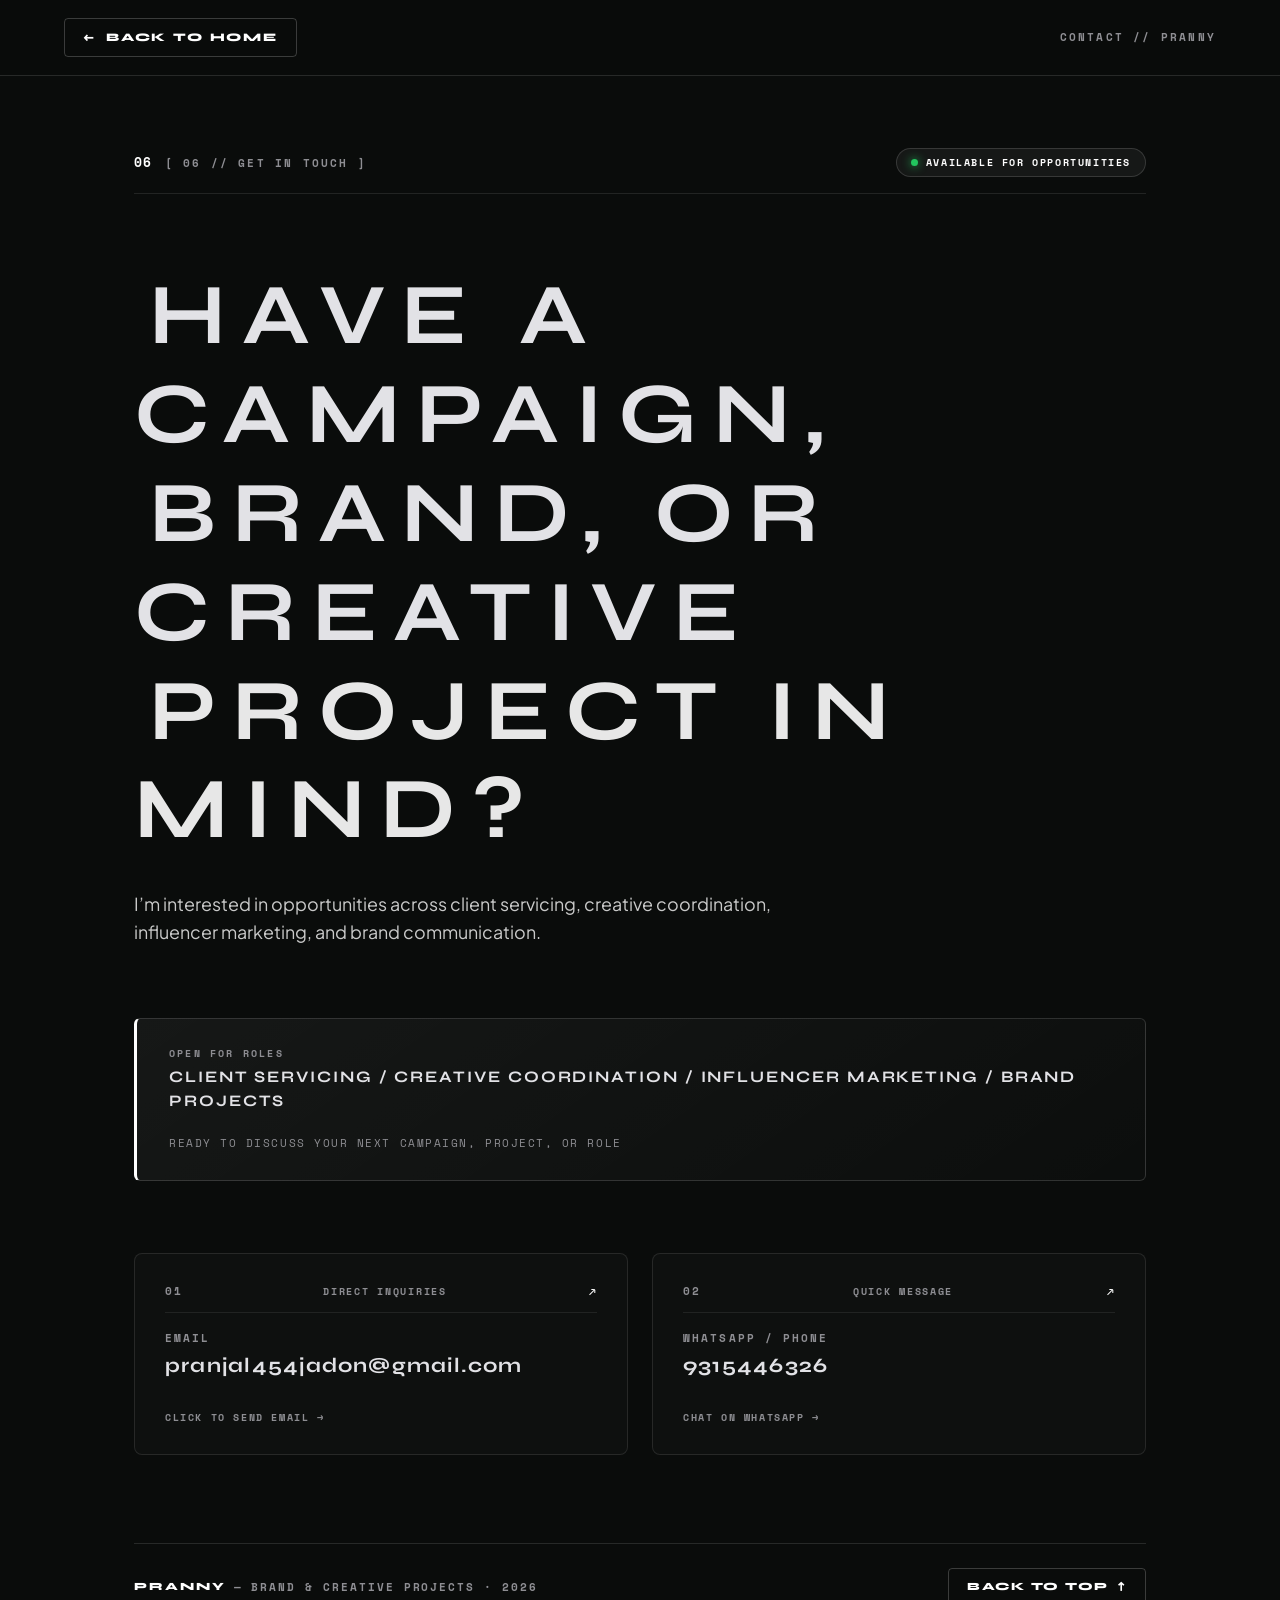
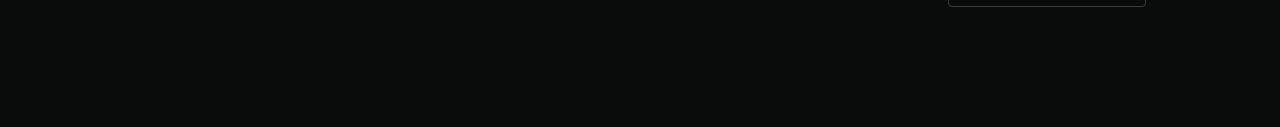
<file: contact.html>
<!DOCTYPE html>
<html lang="en">
<head>
  <meta charset="UTF-8">
  <meta name="viewport" content="width=device-width, initial-scale=1.0">
  <title>Contact — Brand & Creative Projects</title>

  <!-- SEO & Search Metadata -->
  <meta name="title" content="Contact — Brand & Creative Projects">
  <meta name="description" content="Get in touch with Pranny for opportunities across client servicing, creative coordination, influencer marketing, and brand communication.">

  <!-- Open Graph / Facebook / LinkedIn / WhatsApp -->
  <meta property="og:type" content="website">
  <meta property="og:url" content="https://graphic-portfolio-sand.vercel.app/contact.html">
  <meta property="og:site_name" content="Brand & Creative Projects">
  <meta property="og:title" content="Contact — Brand & Creative Projects">
  <meta property="og:description" content="Get in touch with Pranny for opportunities across client servicing, creative coordination, influencer marketing, and brand communication.">

  <!-- Twitter / X -->
  <meta name="twitter:card" content="summary">
  <meta name="twitter:title" content="Contact — Brand & Creative Projects">
  <meta name="twitter:description" content="Get in touch with Pranny for opportunities across client servicing, creative coordination, influencer marketing, and brand communication.">
  
  <!-- Typography -->
  <link rel="preconnect" href="https://fonts.googleapis.com">
  <link rel="preconnect" href="https://fonts.gstatic.com" crossorigin>
  <link href="https://fonts.googleapis.com/css2?family=Plus+Jakarta+Sans:wght@400;500;600;700;800&family=Space+Mono:wght@400;700&family=Syne:wght@700;800&display=swap" rel="stylesheet">
  
  <style>
    :root {
      --bg: #0A0C0B;
      --card-bg: #0E100F;
      --text: #FFFFFF;
      --text-muted: #8E8E93;
      --border: rgba(255, 255, 255, 0.12);
      --font-display: "Syne", sans-serif;
      --font-sans: "Plus Jakarta Sans", sans-serif;
      --font-mono: "Space Mono", monospace;
    }

    * {
      box-sizing: border-box;
      margin: 0;
      padding: 0;
    }

    html {
      scroll-behavior: smooth;
    }

    body {
      background-color: var(--bg);
      color: var(--text);
      font-family: var(--font-sans);
      line-height: 1.5;
      -webkit-font-smoothing: antialiased;
      overflow-x: hidden;
    }

    /* Top Sticky Nav */
    .contact-nav {
      position: sticky;
      top: 0;
      z-index: 100;
      background: rgba(10, 12, 11, 0.92);
      backdrop-filter: blur(14px);
      -webkit-backdrop-filter: blur(14px);
      border-bottom: 1px solid var(--border);
      padding: 18px clamp(20px, 5vw, 64px);
      display: flex;
      justify-content: space-between;
      align-items: center;
    }

    .back-link {
      display: inline-flex;
      align-items: center;
      gap: 10px;
      color: var(--text);
      text-decoration: none;
      font-family: var(--font-display);
      font-size: 11.5px;
      font-weight: 800;
      letter-spacing: 0.16em;
      text-transform: uppercase;
      border: 1px solid rgba(255, 255, 255, 0.2);
      border-radius: 4px;
      padding: 10px 18px;
      transition: background-color 0.2s ease, border-color 0.2s ease, transform 0.2s ease, color 0.2s ease;
    }

    .back-link:hover {
      background-color: #FFFFFF;
      color: #000000;
      border-color: #FFFFFF;
      transform: translateX(-3px);
    }

    .nav-specimen {
      font-family: var(--font-mono);
      font-size: 11px;
      font-weight: 700;
      letter-spacing: 0.2em;
      color: var(--text-muted);
      text-transform: uppercase;
    }

    /* Main Container */
    .contact-page-container {
      max-width: 1140px;
      margin: 0 auto;
      padding: clamp(48px, 8vh, 88px) clamp(20px, 5vw, 64px) 120px;
      display: flex;
      flex-direction: column;
      gap: clamp(52px, 8vh, 84px);
    }

    .contact-meta-header {
      display: flex;
      justify-content: space-between;
      align-items: center;
      flex-wrap: wrap;
      gap: 16px;
      border-bottom: 1px solid rgba(255, 255, 255, 0.1);
      padding-bottom: 16px;
    }

    .contact-kicker-wrap {
      display: flex;
      align-items: baseline;
      gap: 12px;
    }

    .contact-num {
      font-family: var(--font-mono);
      font-size: 13px;
      font-weight: 700;
      color: #FFFFFF;
      letter-spacing: 0.1em;
    }

    .contact-kicker {
      font-family: var(--font-mono);
      font-size: 11px;
      font-weight: 700;
      letter-spacing: 0.2em;
      color: var(--text-muted);
      text-transform: uppercase;
    }

    .availability-badge {
      display: inline-flex;
      align-items: center;
      gap: 8px;
      background: rgba(255, 255, 255, 0.05);
      border: 1px solid rgba(255, 255, 255, 0.14);
      border-radius: 999px;
      padding: 6px 14px;
    }

    .status-dot {
      width: 7px;
      height: 7px;
      border-radius: 50%;
      background-color: #22C55E;
      box-shadow: 0 0 10px #22C55E;
      display: inline-block;
      animation: pulse-dot 2s infinite ease-in-out;
    }

    @keyframes pulse-dot {
      0%, 100% { opacity: 1; transform: scale(1); }
      50% { opacity: 0.5; transform: scale(0.85); }
    }

    .status-text {
      font-family: var(--font-mono);
      font-size: 10px;
      font-weight: 700;
      letter-spacing: 0.16em;
      color: #FFFFFF;
      text-transform: uppercase;
    }

    .contact-hero-composition {
      display: flex;
      flex-direction: column;
      gap: clamp(16px, 2.5vh, 28px);
    }

    .contact-main-headline {
      font-family: var(--font-display);
      font-size: clamp(34px, 7.2vw, 86px);
      font-weight: 700;
      letter-spacing: clamp(0.04em, 1.2vw, 0.22em);
      text-indent: clamp(0.04em, 1.2vw, 0.22em);
      line-height: 1.15;
      color: var(--c-light-gray, #E2E2E6);
      text-transform: uppercase;
      display: flex;
      flex-direction: column;
    }

    .headline-row {
      display: block;
    }

    .headline-accent {
      color: #FFFFFF;
      opacity: 0.9;
    }

    .contact-statement-lead {
      font-size: clamp(16px, 1.4vw, 22px);
      font-weight: 400;
      line-height: 1.55;
      color: rgba(255, 255, 255, 0.78);
      max-width: 680px;
      margin-top: 8px;
    }

    /* Recruiter CTA Banner */
    .recruiter-cta-banner {
      background: linear-gradient(145deg, rgba(255, 255, 255, 0.05), rgba(255, 255, 255, 0.01));
      border: 1px solid rgba(255, 255, 255, 0.14);
      border-left: 3px solid #FFFFFF;
      border-radius: 6px;
      padding: clamp(20px, 3vh, 28px) clamp(20px, 3vw, 32px);
      display: flex;
      justify-content: space-between;
      align-items: center;
      flex-wrap: wrap;
      gap: 16px;
    }

    .cta-left {
      display: flex;
      flex-direction: column;
      gap: 4px;
    }

    .cta-label {
      font-family: var(--font-mono);
      font-size: 10px;
      font-weight: 700;
      letter-spacing: 0.22em;
      color: var(--text-muted);
      text-transform: uppercase;
    }

    .cta-heading {
      font-family: var(--font-display);
      font-size: clamp(13.5px, 1.25vw, 16.5px);
      font-weight: 700;
      letter-spacing: clamp(0.04em, 1.2vw, 0.12em);
      color: var(--c-light-gray, #E2E2E6);
      text-transform: uppercase;
    }

    .cta-sub {
      font-family: var(--font-mono);
      font-size: 11px;
      letter-spacing: 0.14em;
      color: var(--text-muted);
      text-transform: uppercase;
    }

    /* Contact Channels Grid */
    .contact-channels-grid {
      display: grid;
      grid-template-columns: repeat(2, 1fr);
      gap: clamp(16px, 2vw, 24px);
      width: 100%;
    }

    .contact-channel-card {
      background-color: var(--card-bg);
      border: 1px solid rgba(255, 255, 255, 0.1);
      border-radius: 8px;
      padding: clamp(22px, 3vh, 32px) clamp(20px, 2.5vw, 30px);
      display: flex;
      flex-direction: column;
      gap: 18px;
      text-decoration: none;
      color: #FFFFFF;
      transition: transform 0.25s cubic-bezier(0.16, 1, 0.3, 1), border-color 0.25s ease, background-color 0.25s ease;
      position: relative;
      overflow: hidden;
    }

    .contact-channel-card::before {
      content: "";
      position: absolute;
      top: 0;
      left: 0;
      width: 100%;
      height: 2px;
      background: #FFFFFF;
      opacity: 0;
      transition: opacity 0.25s ease;
    }

    .contact-channel-card:hover {
      transform: translateY(-4px);
      border-color: rgba(255, 255, 255, 0.3);
      background-color: #141716;
    }

    .contact-channel-card:hover::before {
      opacity: 1;
    }

    .channel-card-top {
      display: flex;
      align-items: center;
      justify-content: space-between;
      border-bottom: 1px solid rgba(255, 255, 255, 0.08);
      padding-bottom: 10px;
    }

    .channel-num {
      font-family: var(--font-mono);
      font-size: 11px;
      font-weight: 700;
      letter-spacing: 0.14em;
      color: var(--text-muted);
    }

    .channel-tag {
      font-family: var(--font-mono);
      font-size: 9.5px;
      font-weight: 700;
      letter-spacing: 0.18em;
      color: var(--text-muted);
      text-transform: uppercase;
    }

    .channel-arrow {
      font-family: var(--font-mono);
      font-size: 14px;
      color: #FFFFFF;
      transition: transform 0.2s ease;
    }

    .contact-channel-card:hover .channel-arrow {
      transform: translate(2px, -2px);
    }

    .channel-card-body {
      display: flex;
      flex-direction: column;
      gap: 4px;
    }

    .channel-label {
      font-family: var(--font-mono);
      font-size: 10.5px;
      font-weight: 700;
      letter-spacing: 0.2em;
      color: var(--text-muted);
      text-transform: uppercase;
    }

    .channel-val {
      font-family: var(--font-display);
      font-size: clamp(16px, 1.6vw, 22px);
      font-weight: 700;
      letter-spacing: clamp(0.02em, 0.8vw, 0.06em);
      color: var(--c-light-gray, #E2E2E6);
      word-break: break-word;
    }

    .channel-card-footer {
      padding-top: 4px;
    }

    .channel-action {
      font-family: var(--font-mono);
      font-size: 10px;
      font-weight: 700;
      letter-spacing: 0.16em;
      color: var(--text-muted);
      text-transform: uppercase;
      transition: color 0.2s ease;
    }

    .contact-channel-card:hover .channel-action {
      color: #FFFFFF;
    }

    /* Site Footer */
    .contact-site-footer {
      display: flex;
      flex-direction: column;
      gap: 24px;
      padding-top: 16px;
      width: 100%;
    }

    .site-footer-rule {
      width: 100%;
      height: 1px;
      background-color: rgba(255, 255, 255, 0.12);
    }

    .site-footer-row {
      display: flex;
      justify-content: space-between;
      align-items: center;
      flex-wrap: wrap;
      gap: 16px;
    }

    .footer-brand-wrap {
      display: flex;
      align-items: center;
      gap: 8px;
      font-family: var(--font-mono);
      font-size: 11px;
      font-weight: 700;
      letter-spacing: 0.18em;
      color: var(--text-muted);
      text-transform: uppercase;
    }

    .footer-brand-name {
      color: #FFFFFF;
      font-family: var(--font-display);
      font-weight: 800;
    }

    .back-to-top-btn {
      display: inline-flex;
      align-items: center;
      gap: 8px;
      background: transparent;
      border: 1px solid rgba(255, 255, 255, 0.2);
      border-radius: 4px;
      padding: 10px 18px;
      color: #FFFFFF;
      text-decoration: none;
      font-family: var(--font-display);
      font-size: 11px;
      font-weight: 800;
      letter-spacing: 0.16em;
      text-transform: uppercase;
      transition: background-color 0.2s ease, color 0.2s ease, border-color 0.2s ease, transform 0.2s ease;
    }

    .back-to-top-btn:hover {
      background-color: #FFFFFF;
      color: #000000;
      border-color: #FFFFFF;
      transform: translateY(-2px);
    }

    /* =========================================================
       THE FINAL REVEAL — EDITORIAL ENTRANCE ANIMATIONS
       ========================================================= */

    /* Default State: Content is fully visible by default */
    .contact-page-container .reveal-step-1,
    .contact-page-container .reveal-step-2,
    .contact-page-container .reveal-step-2-sub,
    .contact-page-container .reveal-step-3,
    .contact-page-container .reveal-step-4,
    .contact-page-container .reveal-step-5 {
      opacity: 1;
      transform: none;
      transition: opacity 0.75s cubic-bezier(0.16, 1, 0.3, 1), transform 0.75s cubic-bezier(0.16, 1, 0.3, 1);
      will-change: opacity, transform;
    }

    .contact-statement-lead .lead-line {
      display: block;
    }

    /* Progressive Enhancement: Initial hidden state ONLY when armed by JS */
    .contact-page-container.reveal-armed:not(.is-revealed) .reveal-step-1,
    .contact-page-container.reveal-armed:not(.is-revealed) .reveal-step-2,
    .contact-page-container.reveal-armed:not(.is-revealed) .reveal-step-2-sub,
    .contact-page-container.reveal-armed:not(.is-revealed) .reveal-step-3,
    .contact-page-container.reveal-armed:not(.is-revealed) .reveal-step-4,
    .contact-page-container.reveal-armed:not(.is-revealed) .reveal-step-5 {
      opacity: 0;
      transform: translateY(16px);
    }

    /* Sequential Staggered Entrance */
    .contact-page-container.is-revealed .reveal-step-1 {
      opacity: 1;
      transform: translateY(0);
      transition-delay: 0.1s;
    }

    .contact-page-container.is-revealed .reveal-step-2 {
      opacity: 1;
      transform: translateY(0);
      transition-delay: 0.3s;
    }

    .contact-page-container.is-revealed .reveal-step-2-sub {
      opacity: 1;
      transform: translateY(0);
      transition-delay: 0.55s;
    }

    .contact-page-container.is-revealed .reveal-step-3 {
      opacity: 1;
      transform: translateY(0);
      transition-delay: 0.8s;
    }

    .contact-page-container.is-revealed .reveal-step-4 {
      opacity: 1;
      transform: translateY(0);
      transition-delay: 1.05s;
    }

    .contact-page-container.is-revealed .reveal-step-5 {
      opacity: 1;
      transform: translateY(0);
      transition-delay: 1.3s;
    }

    /* Reduced Motion Override */
    @media (prefers-reduced-motion: reduce) {
      .contact-page-container .reveal-step-1,
      .contact-page-container .reveal-step-2,
      .contact-page-container .reveal-step-2-sub,
      .contact-page-container .reveal-step-3,
      .contact-page-container .reveal-step-4,
      .contact-page-container .reveal-step-5 {
        opacity: 1 !important;
        transform: none !important;
        transition: none !important;
      }
    }
  </style>
</head>
<body>

  <!-- Top Sticky Navigation -->
  <nav class="contact-nav" aria-label="Navigation">
    <a href="index.html" class="back-link">
      <span aria-hidden="true">←</span>
      <span>BACK TO HOME</span>
    </a>
    <span class="nav-specimen">CONTACT // PRANNY</span>
  </nav>

  <main class="contact-page-container" id="top">

    <!-- Top Meta Tag / Section Header -->
    <div class="contact-meta-header reveal-step-1">
      <div class="contact-kicker-wrap">
        <span class="contact-num">06</span>
        <span class="contact-kicker">[ 06 // GET IN TOUCH ]</span>
      </div>
      <div class="availability-badge" aria-label="Availability status">
        <span class="status-dot" aria-hidden="true"></span>
        <span class="status-text">AVAILABLE FOR OPPORTUNITIES</span>
      </div>
    </div>

    <!-- Main Headline Hero Composition -->
    <div class="contact-hero-composition">
      <h1 class="contact-main-headline reveal-step-2">
        <span class="headline-row">HAVE A CAMPAIGN,</span>
        <span class="headline-row">BRAND, OR CREATIVE</span>
        <span class="headline-row headline-accent">PROJECT IN MIND?</span>
      </h1>
      <p class="contact-statement-lead">
        <span class="lead-line reveal-step-3">I’m interested in opportunities across client servicing, creative coordination, influencer marketing, and brand communication.</span>
      </p>
    </div>

    <!-- Recruiter CTA Info Banner -->
    <div class="recruiter-cta-banner reveal-step-5">
      <div class="cta-left">
        <span class="cta-label">OPEN FOR ROLES</span>
        <p class="cta-heading">CLIENT SERVICING / CREATIVE COORDINATION / INFLUENCER MARKETING / BRAND PROJECTS</p>
      </div>
      <div class="cta-right">
        <span class="cta-sub">READY TO DISCUSS YOUR NEXT CAMPAIGN, PROJECT, OR ROLE</span>
      </div>
    </div>

    <!-- Direct Contact Channels Grid (Email + WhatsApp) -->
    <div class="contact-channels-grid reveal-step-4">
      
      <!-- EMAIL CARD -->
      <a href="mailto:pranjal454jadon@gmail.com" class="contact-channel-card" aria-label="Send email to pranjal454jadon@gmail.com">
        <div class="channel-card-top">
          <span class="channel-num">01</span>
          <span class="channel-tag">DIRECT INQUIRIES</span>
          <span class="channel-arrow" aria-hidden="true">↗</span>
        </div>
        <div class="channel-card-body">
          <span class="channel-label">EMAIL</span>
          <span class="channel-val">pranjal454jadon@gmail.com</span>
        </div>
        <div class="channel-card-footer">
          <span class="channel-action">CLICK TO SEND EMAIL →</span>
        </div>
      </a>

      <!-- WHATSAPP CARD -->
      <a href="https://wa.me/919315446326" target="_blank" rel="noopener noreferrer" class="contact-channel-card" aria-label="Message on WhatsApp: 9315446326">
        <div class="channel-card-top">
          <span class="channel-num">02</span>
          <span class="channel-tag">QUICK MESSAGE</span>
          <span class="channel-arrow" aria-hidden="true">↗</span>
        </div>
        <div class="channel-card-body">
          <span class="channel-label">WHATSAPP / PHONE</span>
          <span class="channel-val">9315446326</span>
        </div>
        <div class="channel-card-footer">
          <span class="channel-action">CHAT ON WHATSAPP →</span>
        </div>
      </a>

    </div>

    <!-- Final Editorial Sign-Off & Back to Top -->
    <footer class="contact-site-footer reveal-step-5">
      <div class="site-footer-rule"></div>
      <div class="site-footer-row">
        <div class="footer-brand-wrap">
          <span class="footer-brand-name">PRANNY</span>
          <span class="footer-brand-dash">—</span>
          <span class="footer-brand-role">BRAND & CREATIVE PROJECTS · 2026</span>
        </div>
        <a href="#top" class="back-to-top-btn" aria-label="Back to top of page">
          <span>BACK TO TOP</span>
          <span class="top-arrow" aria-hidden="true">↑</span>
        </a>
      </div>
    </footer>

  </main>

  <script>
    document.addEventListener('DOMContentLoaded', () => {
      setTimeout(() => {
        const container = document.getElementById('top');
        if (container) container.classList.add('is-revealed');
      }, 100);
    });
  </script>
</body>
</html>
</file>
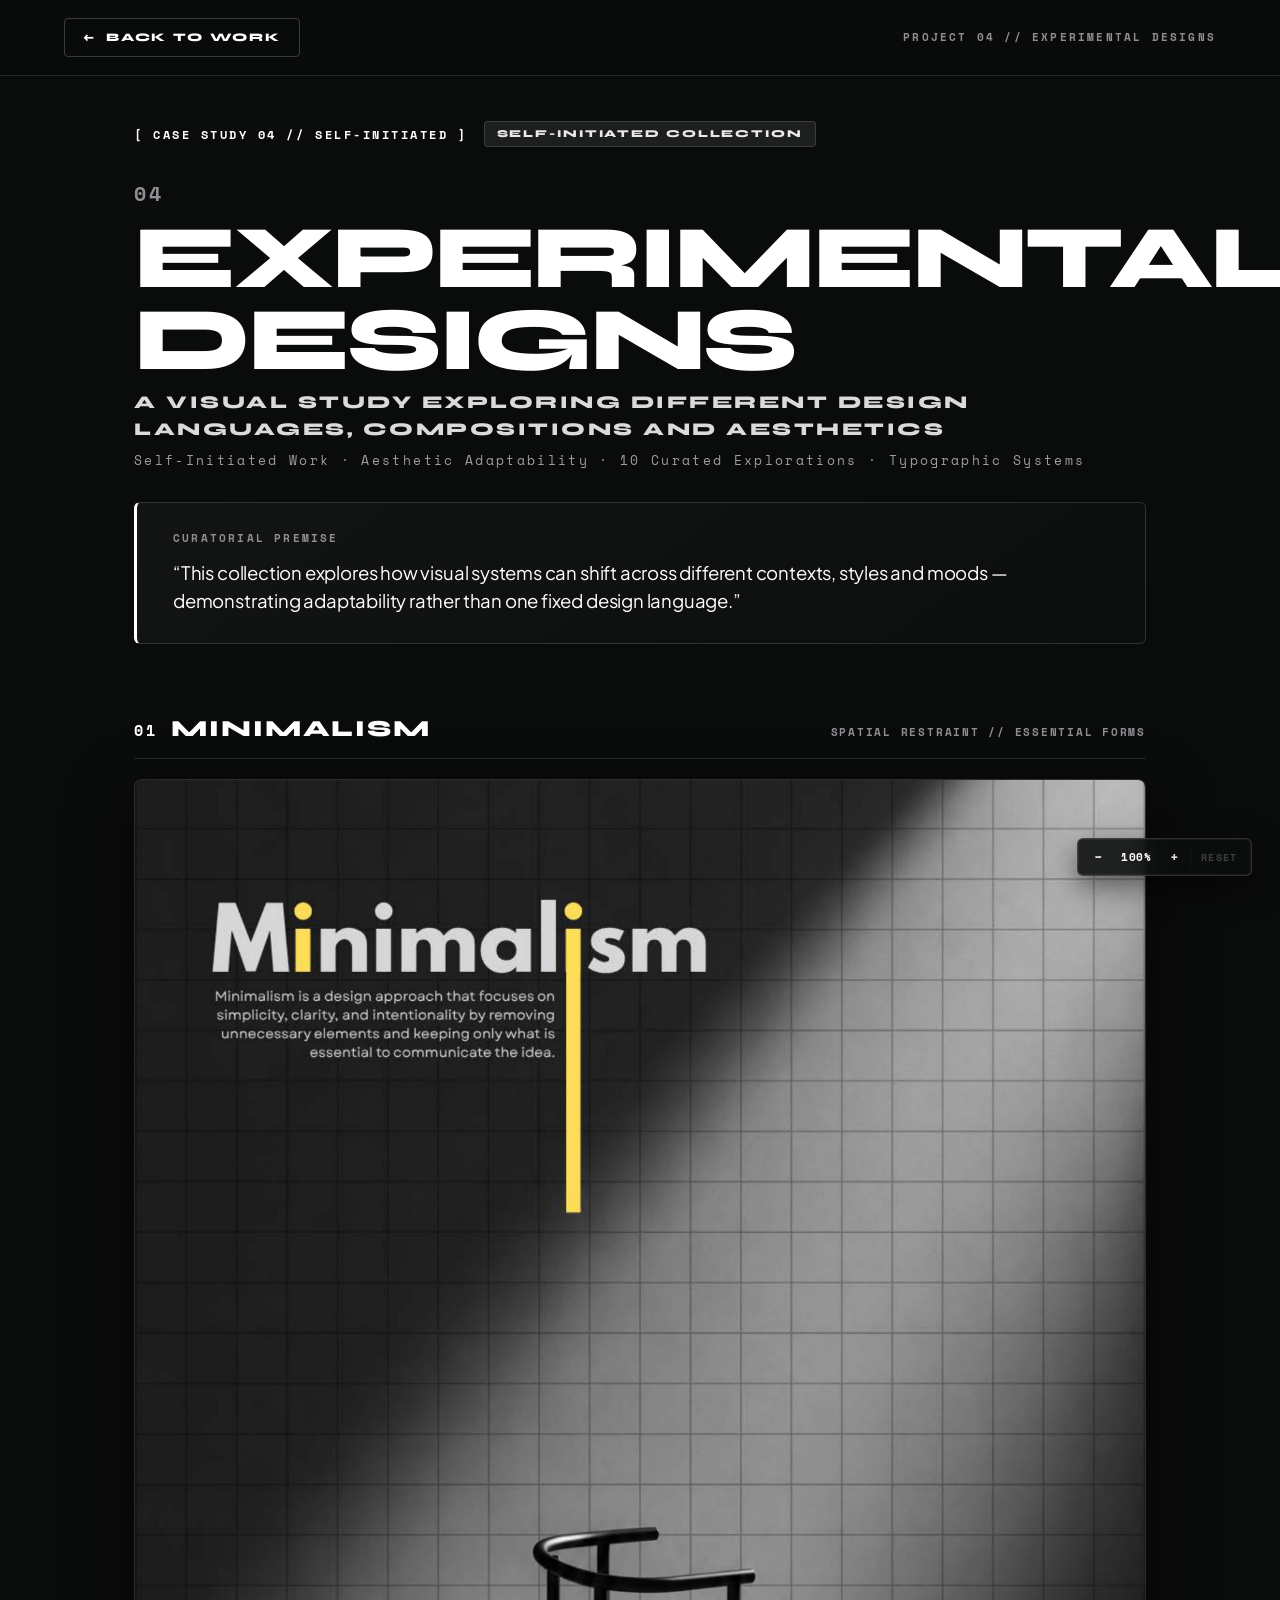
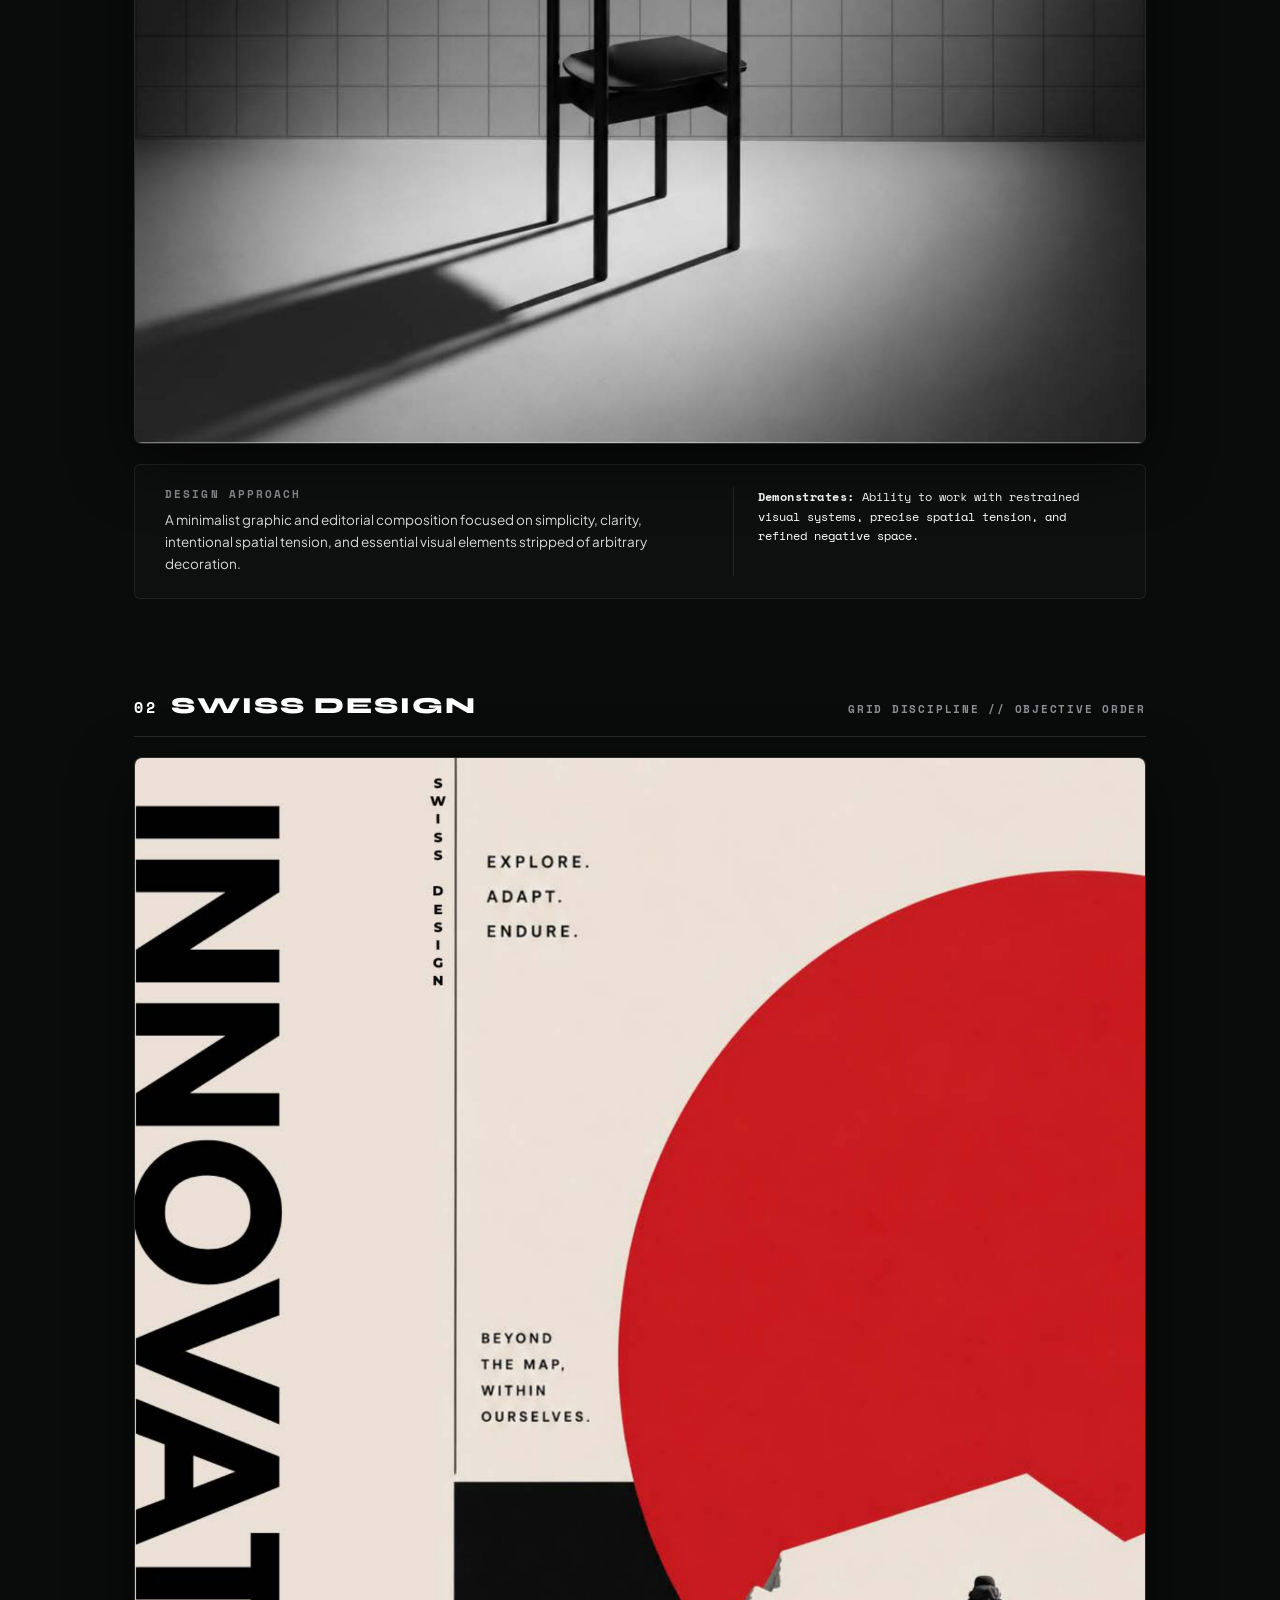
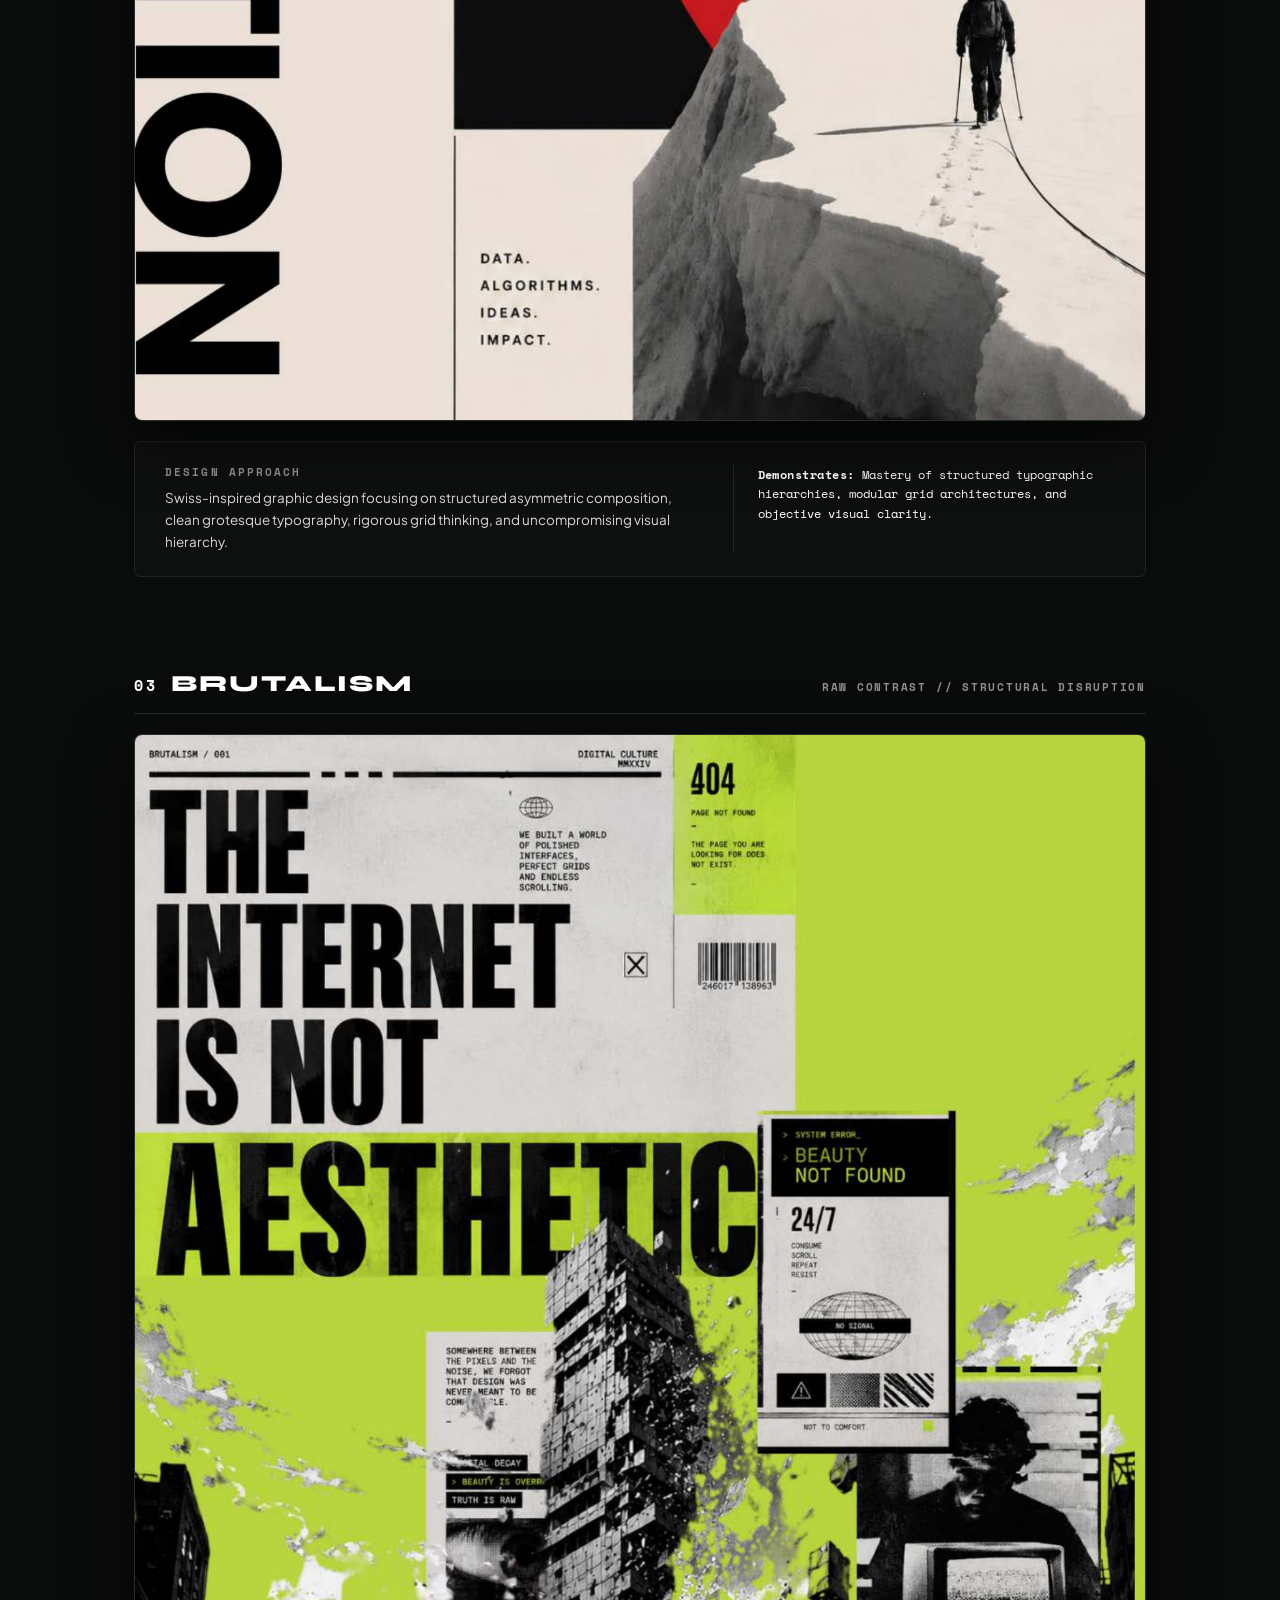
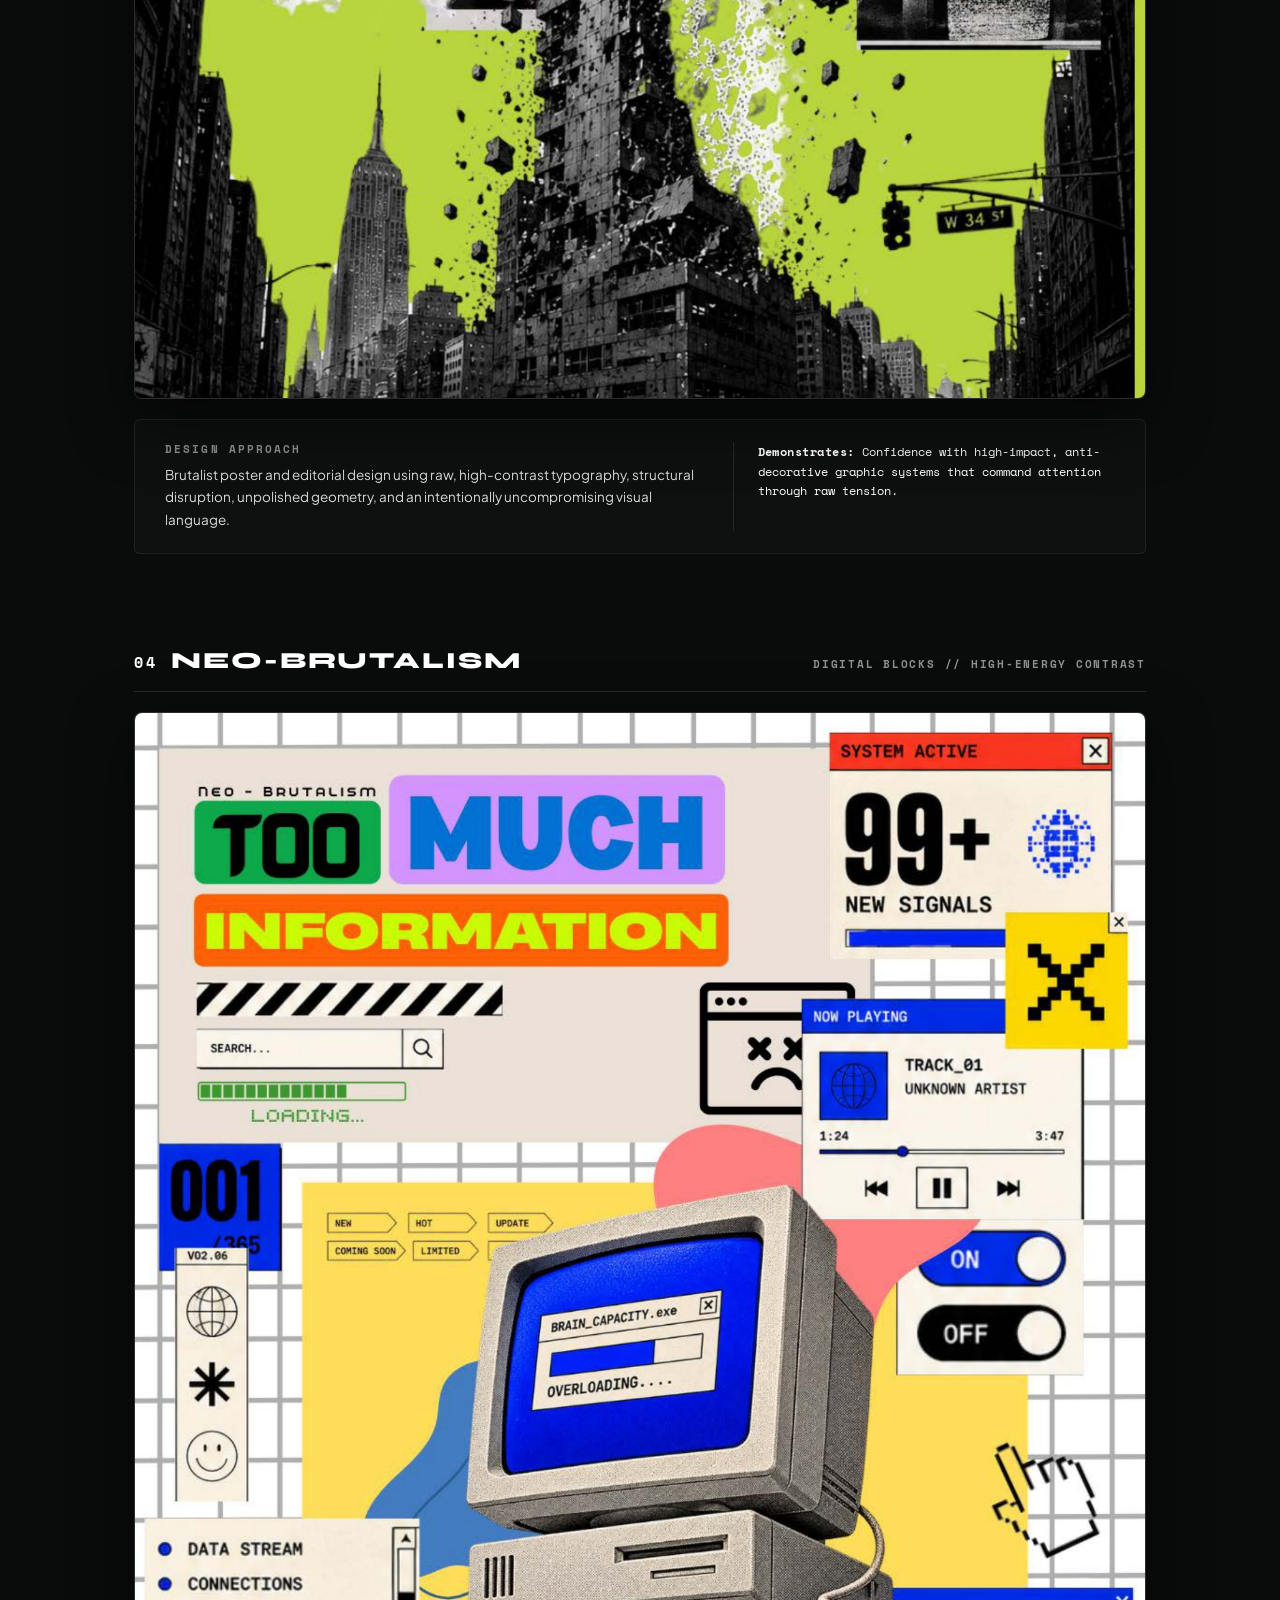
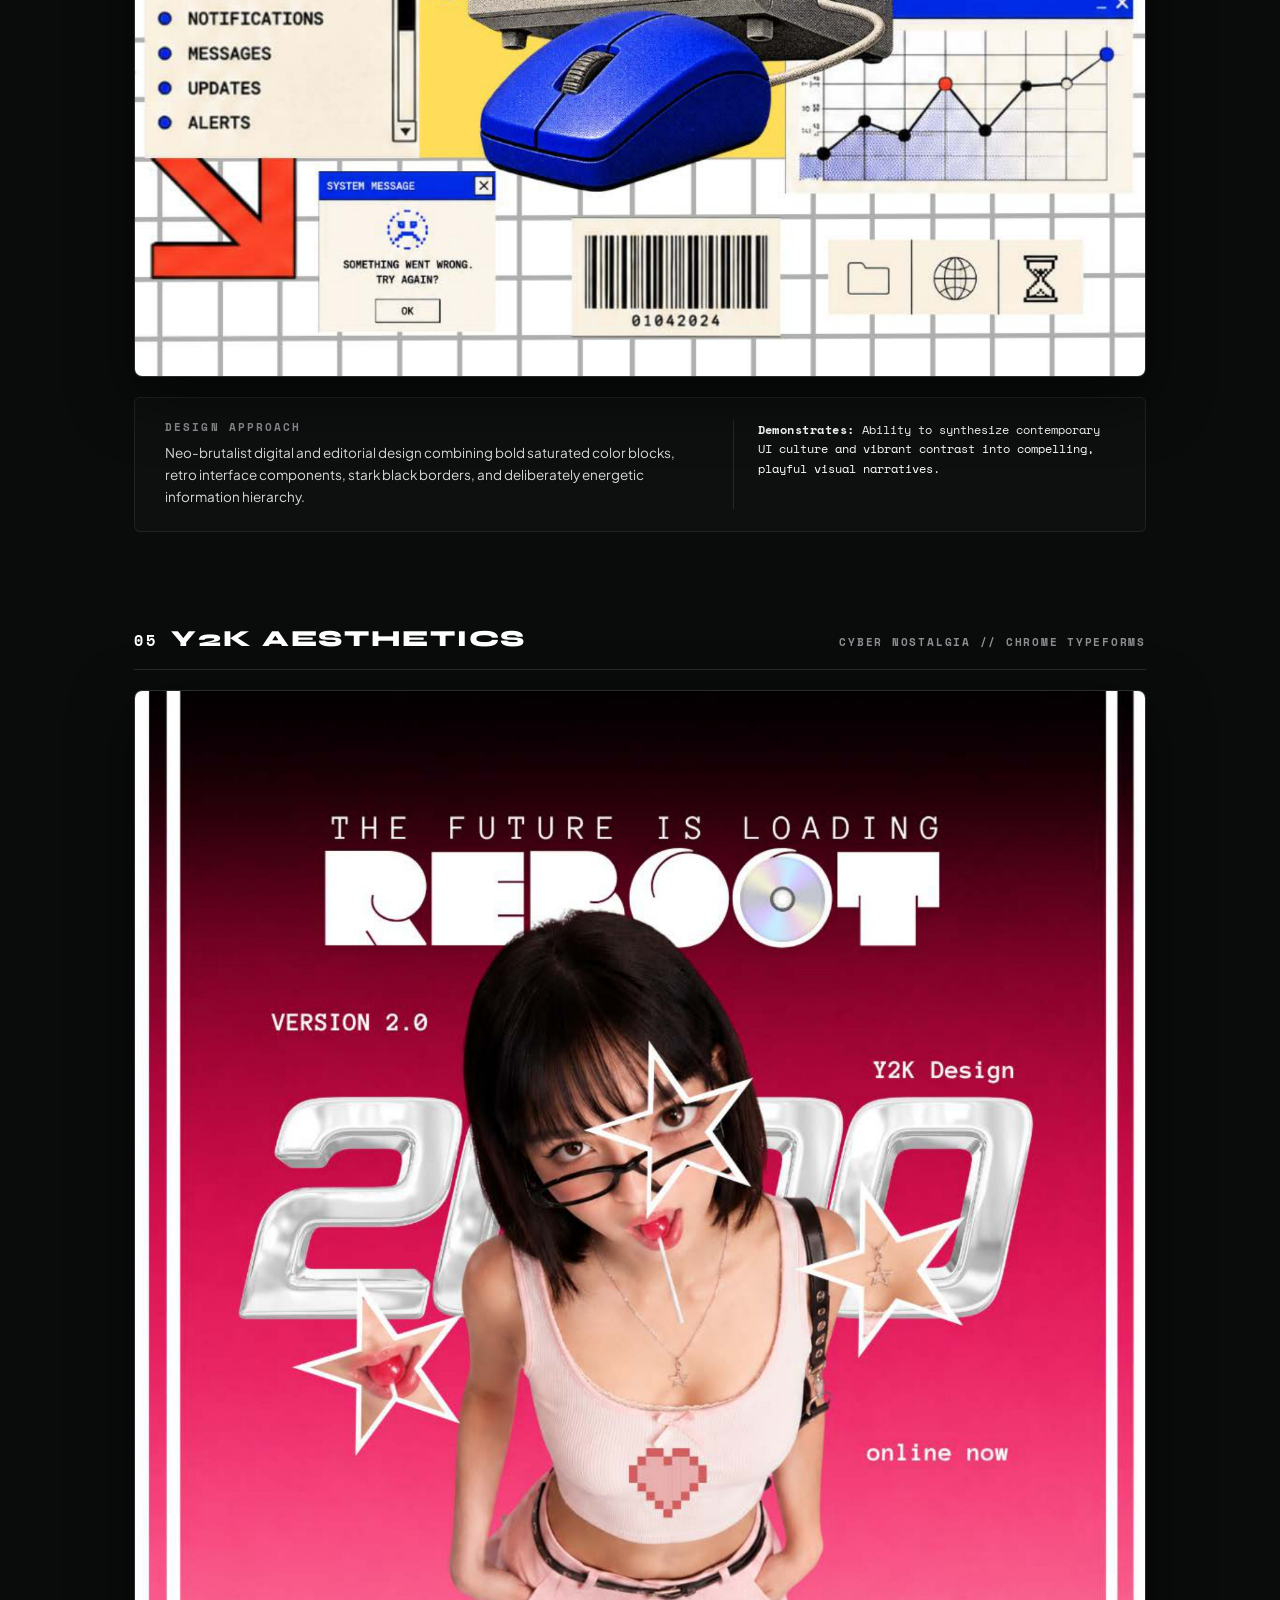
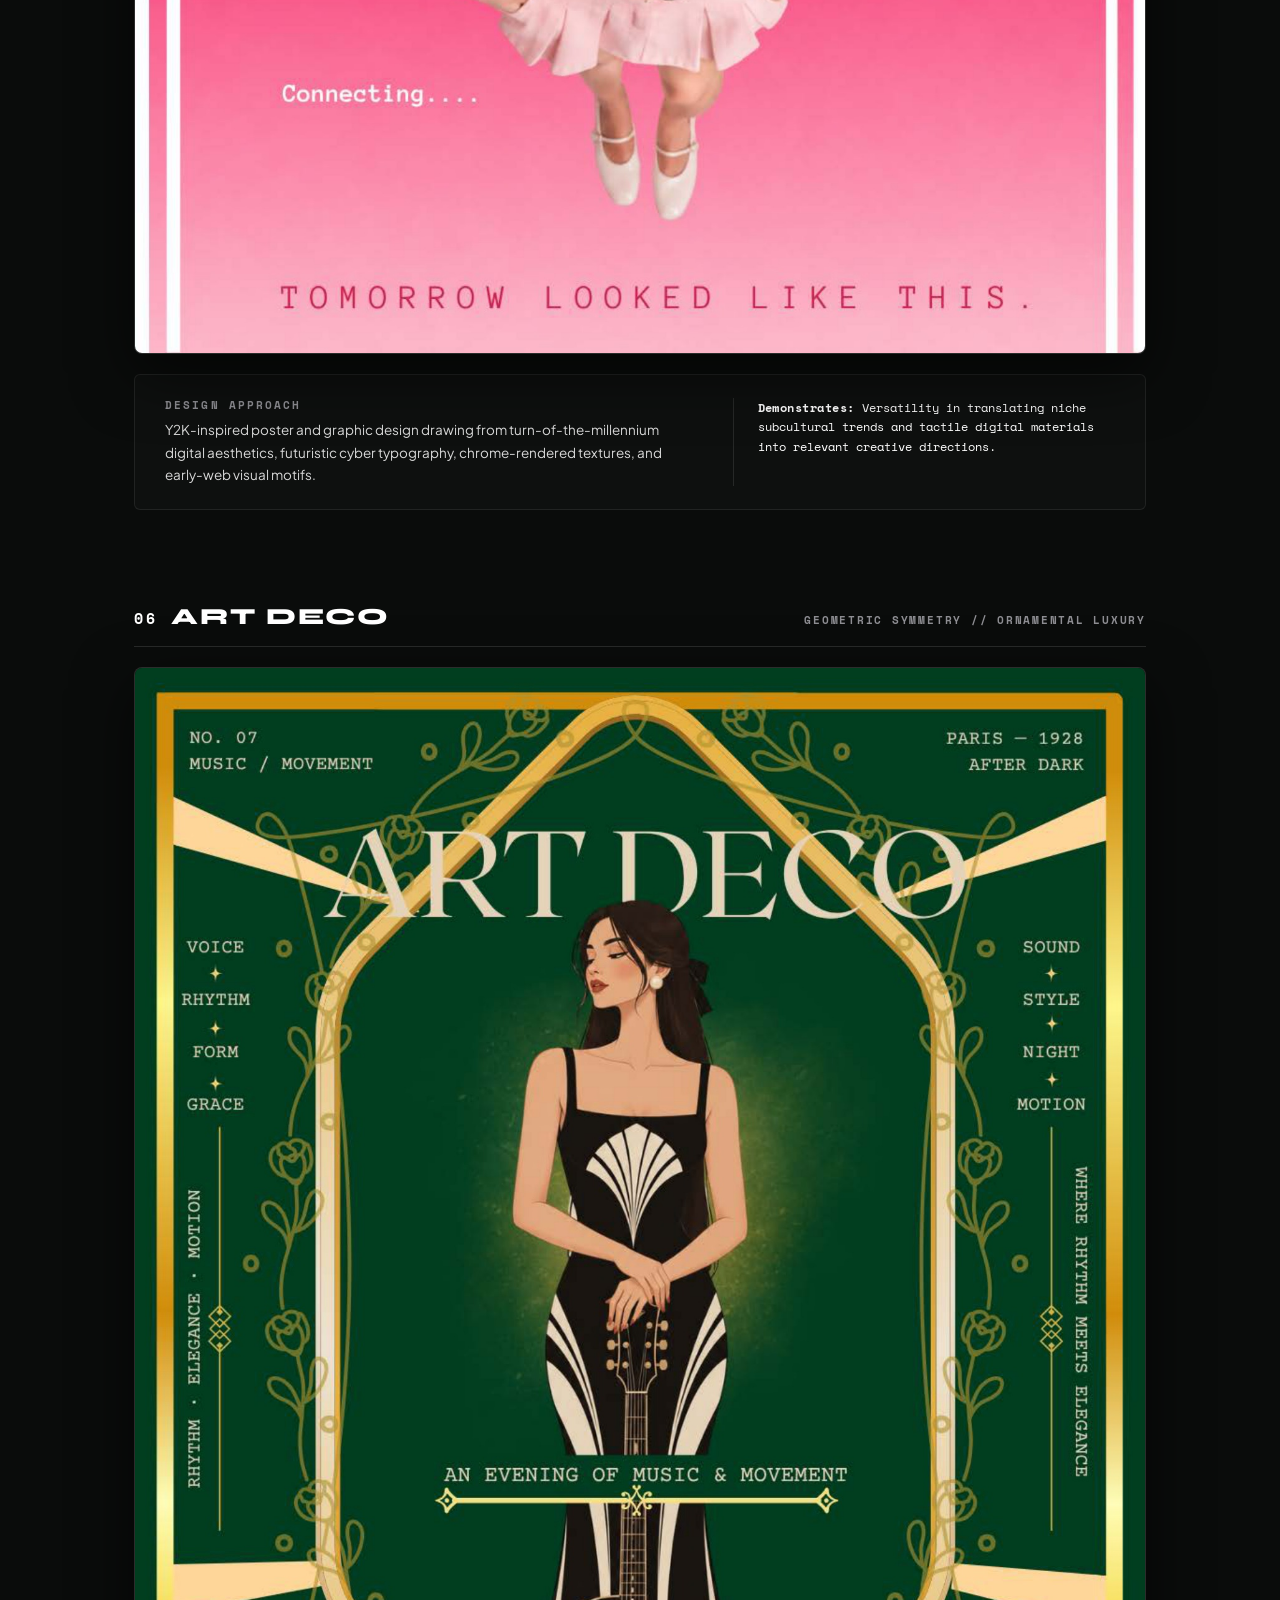
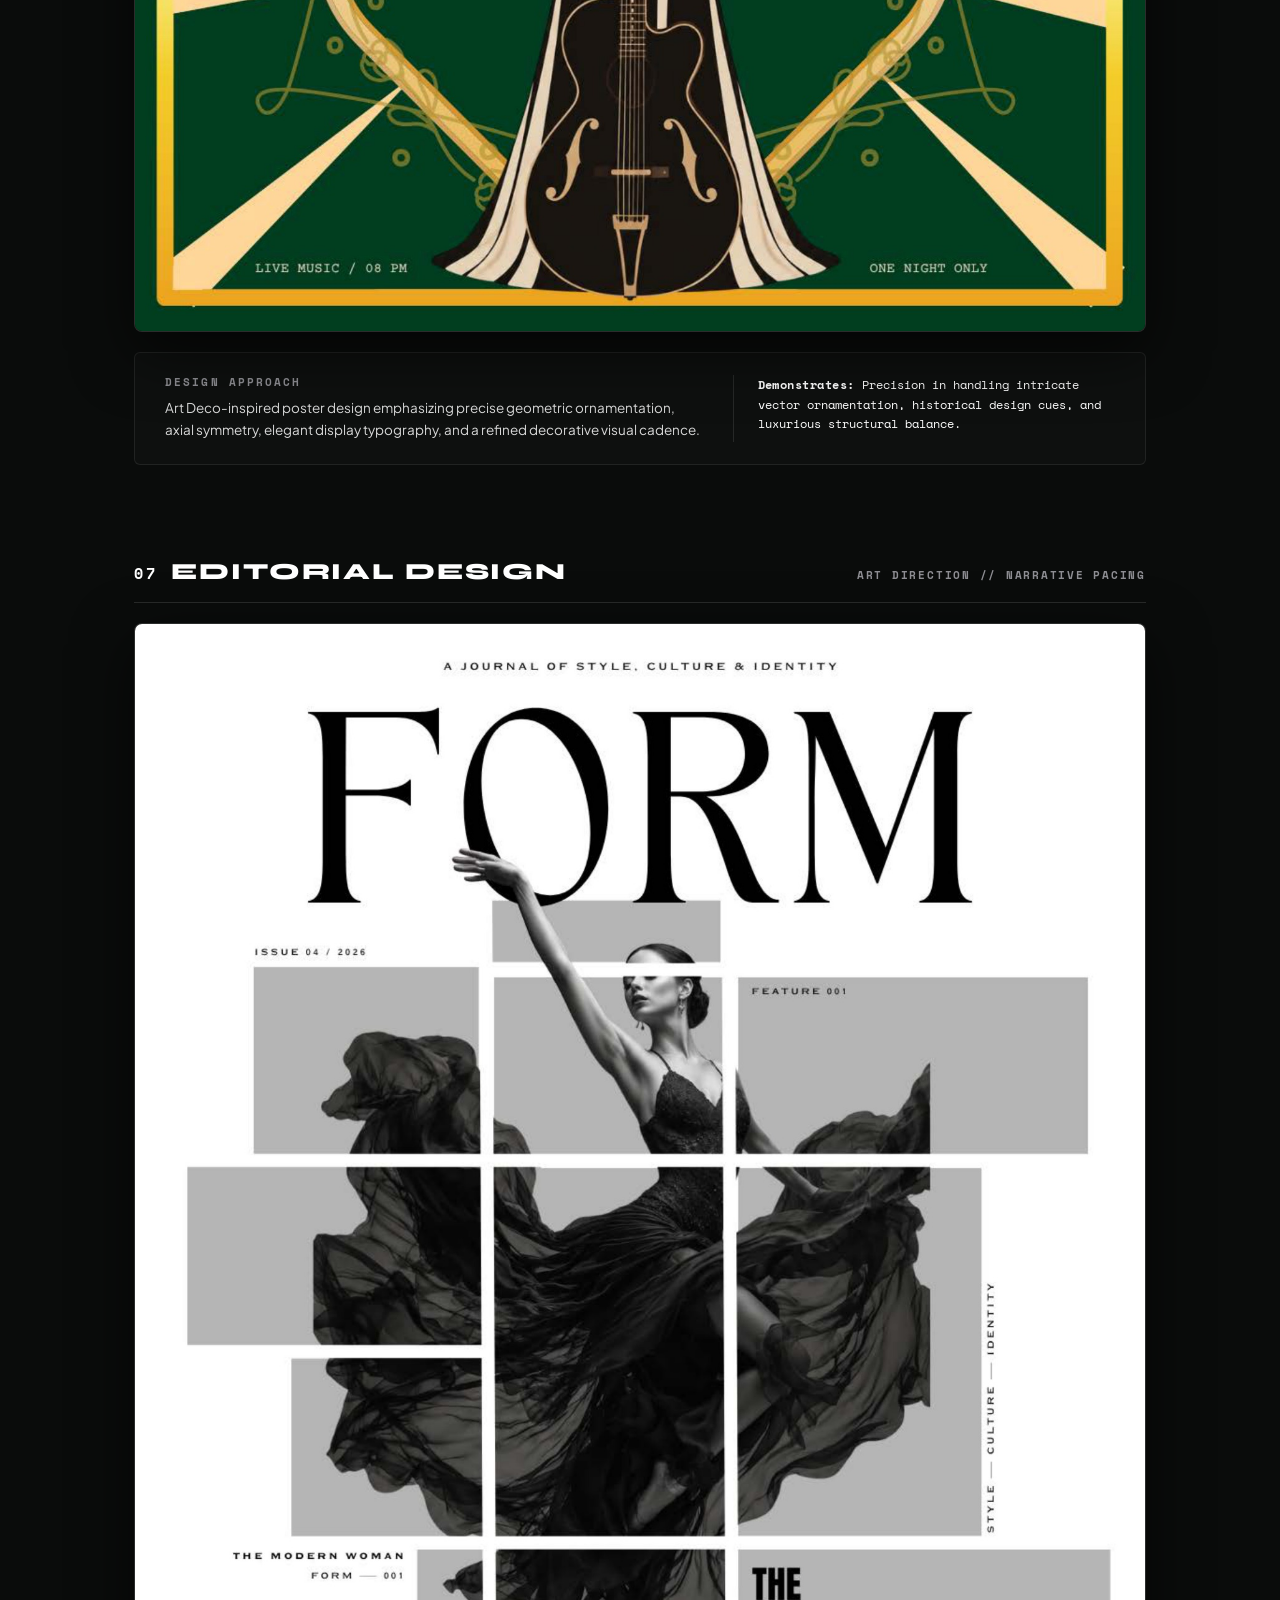
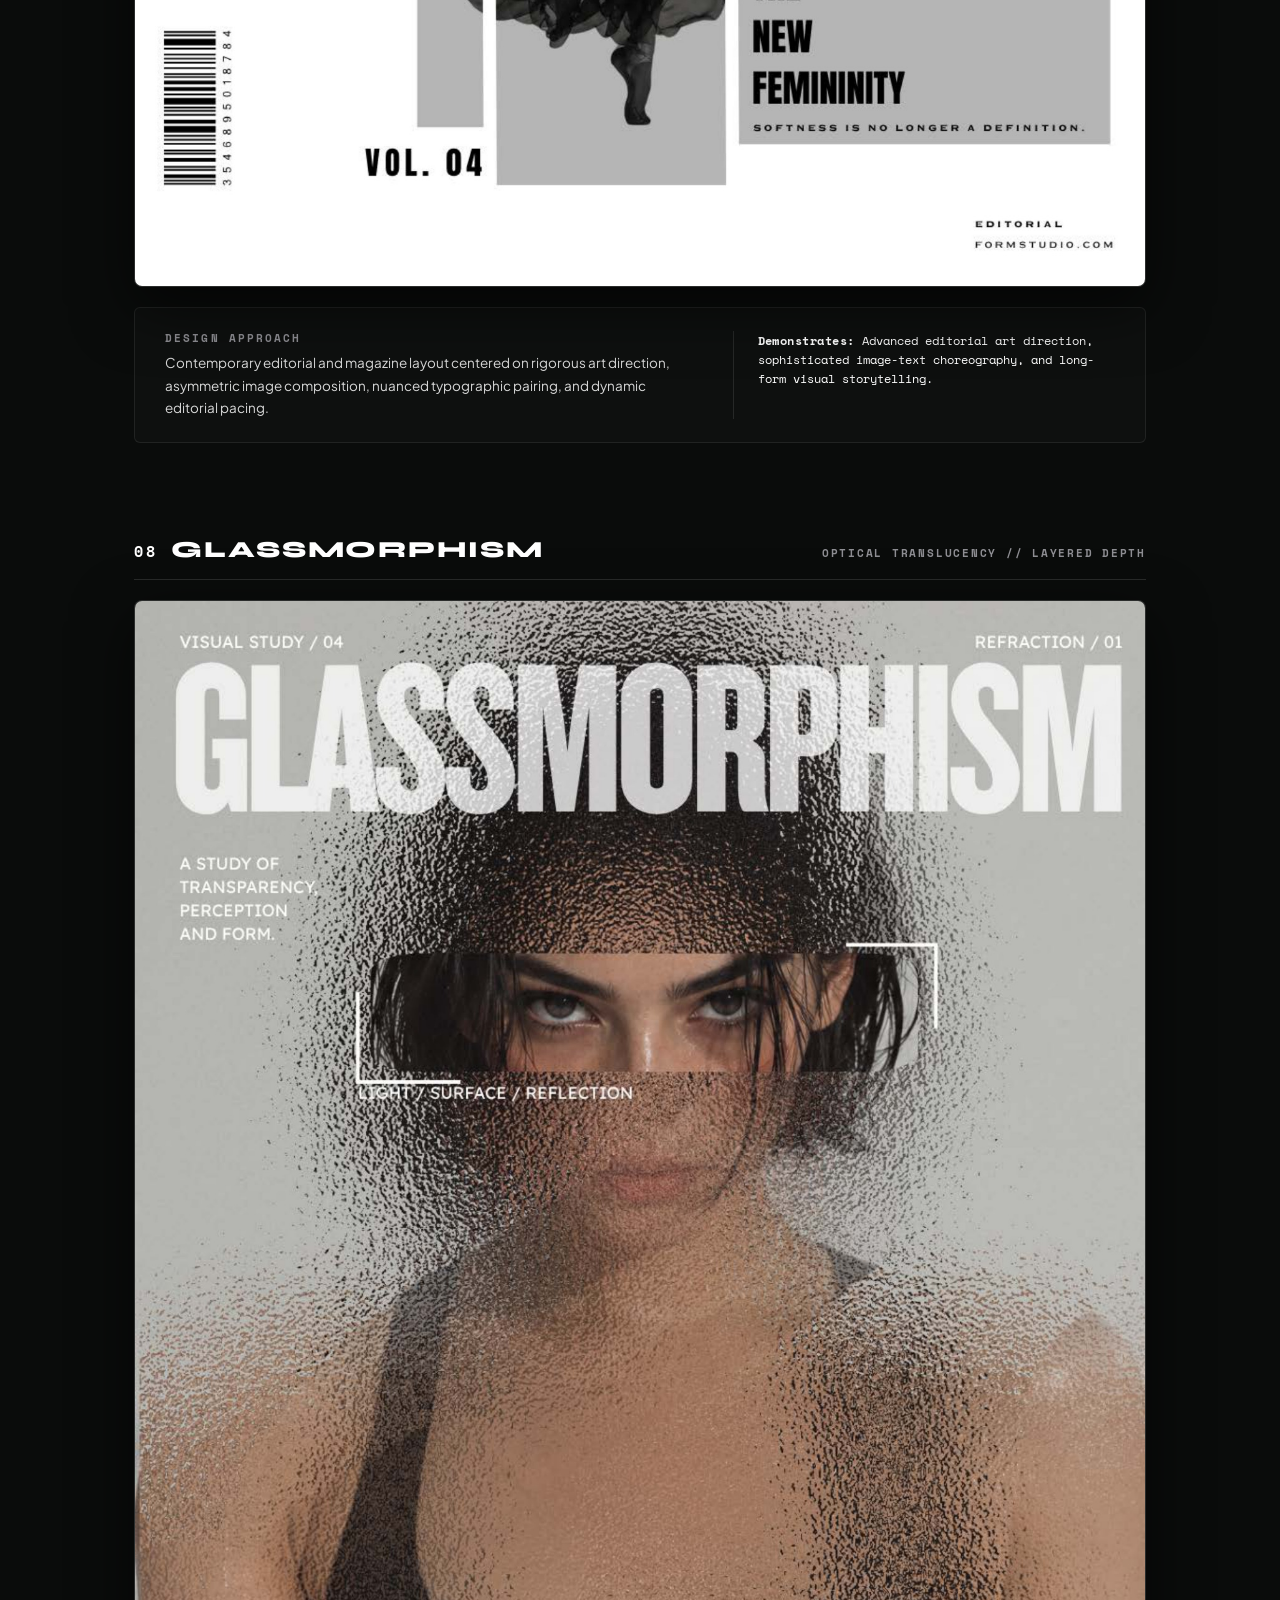
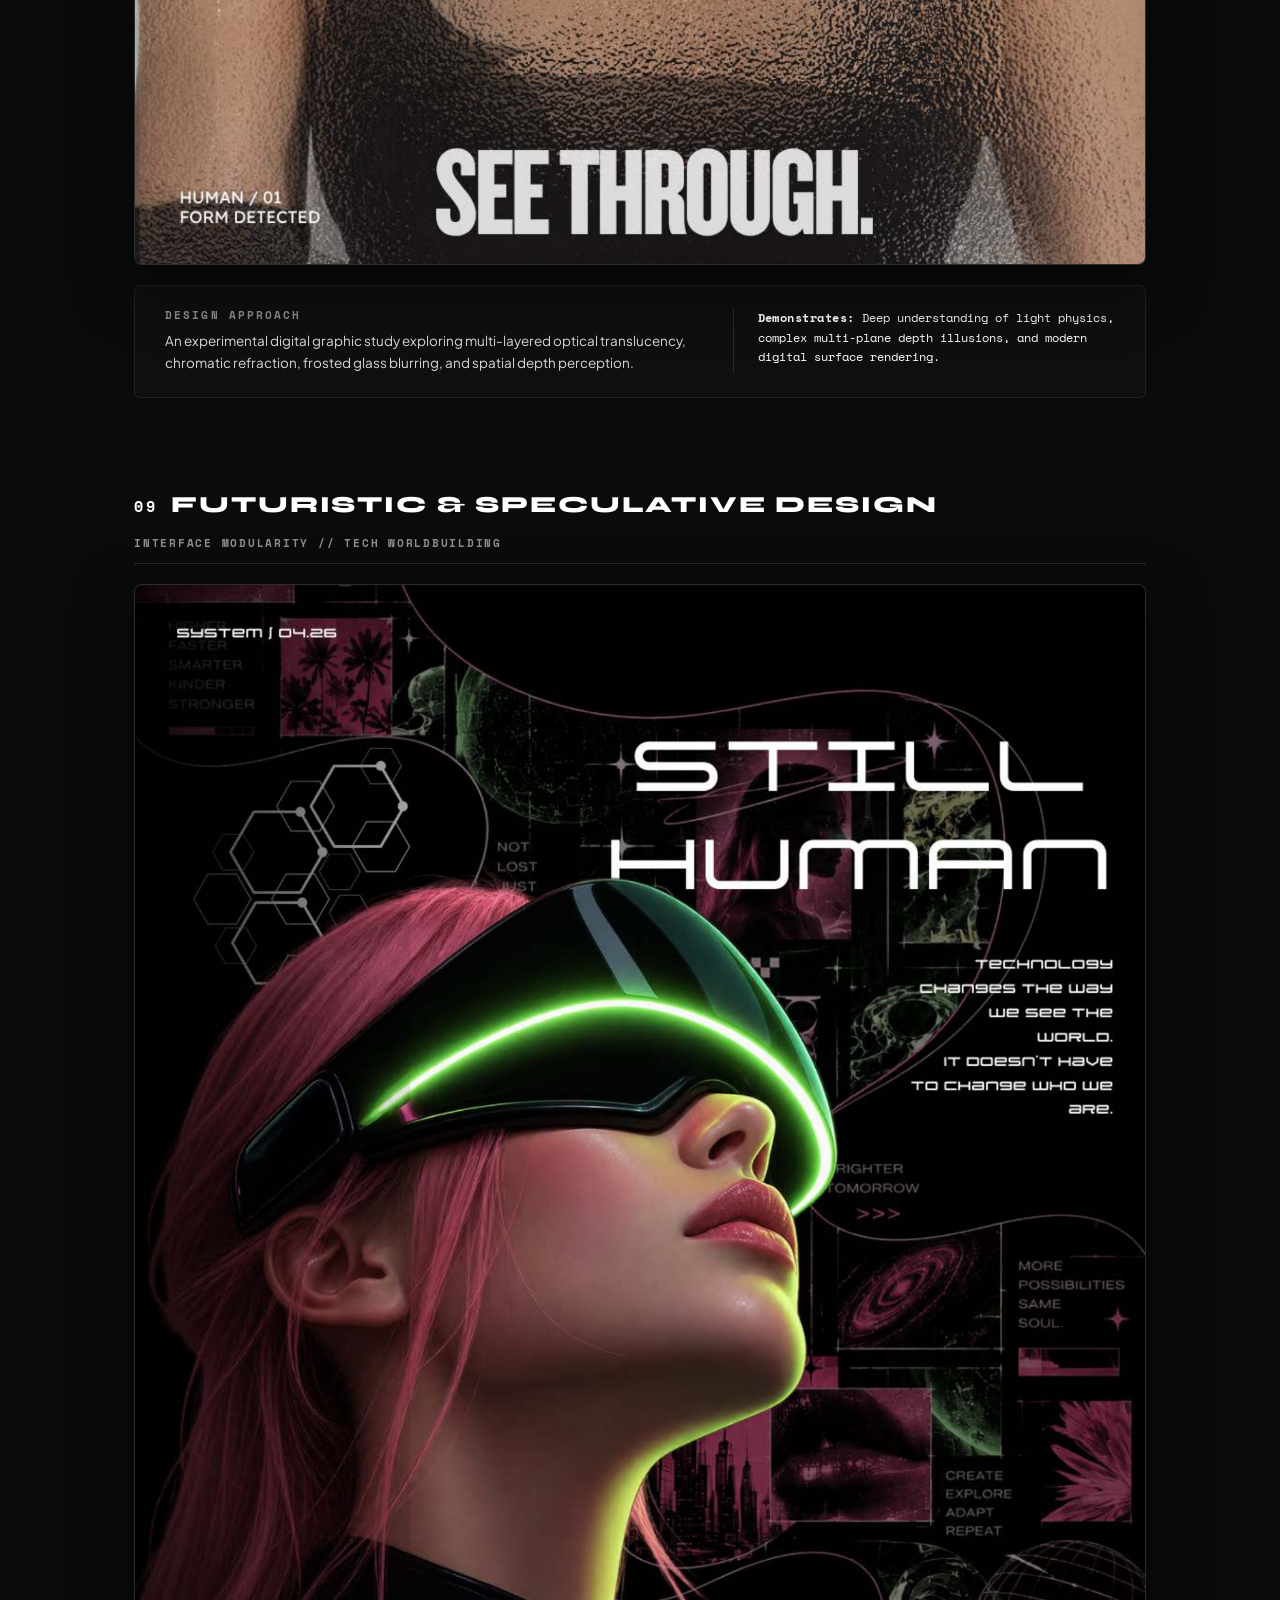
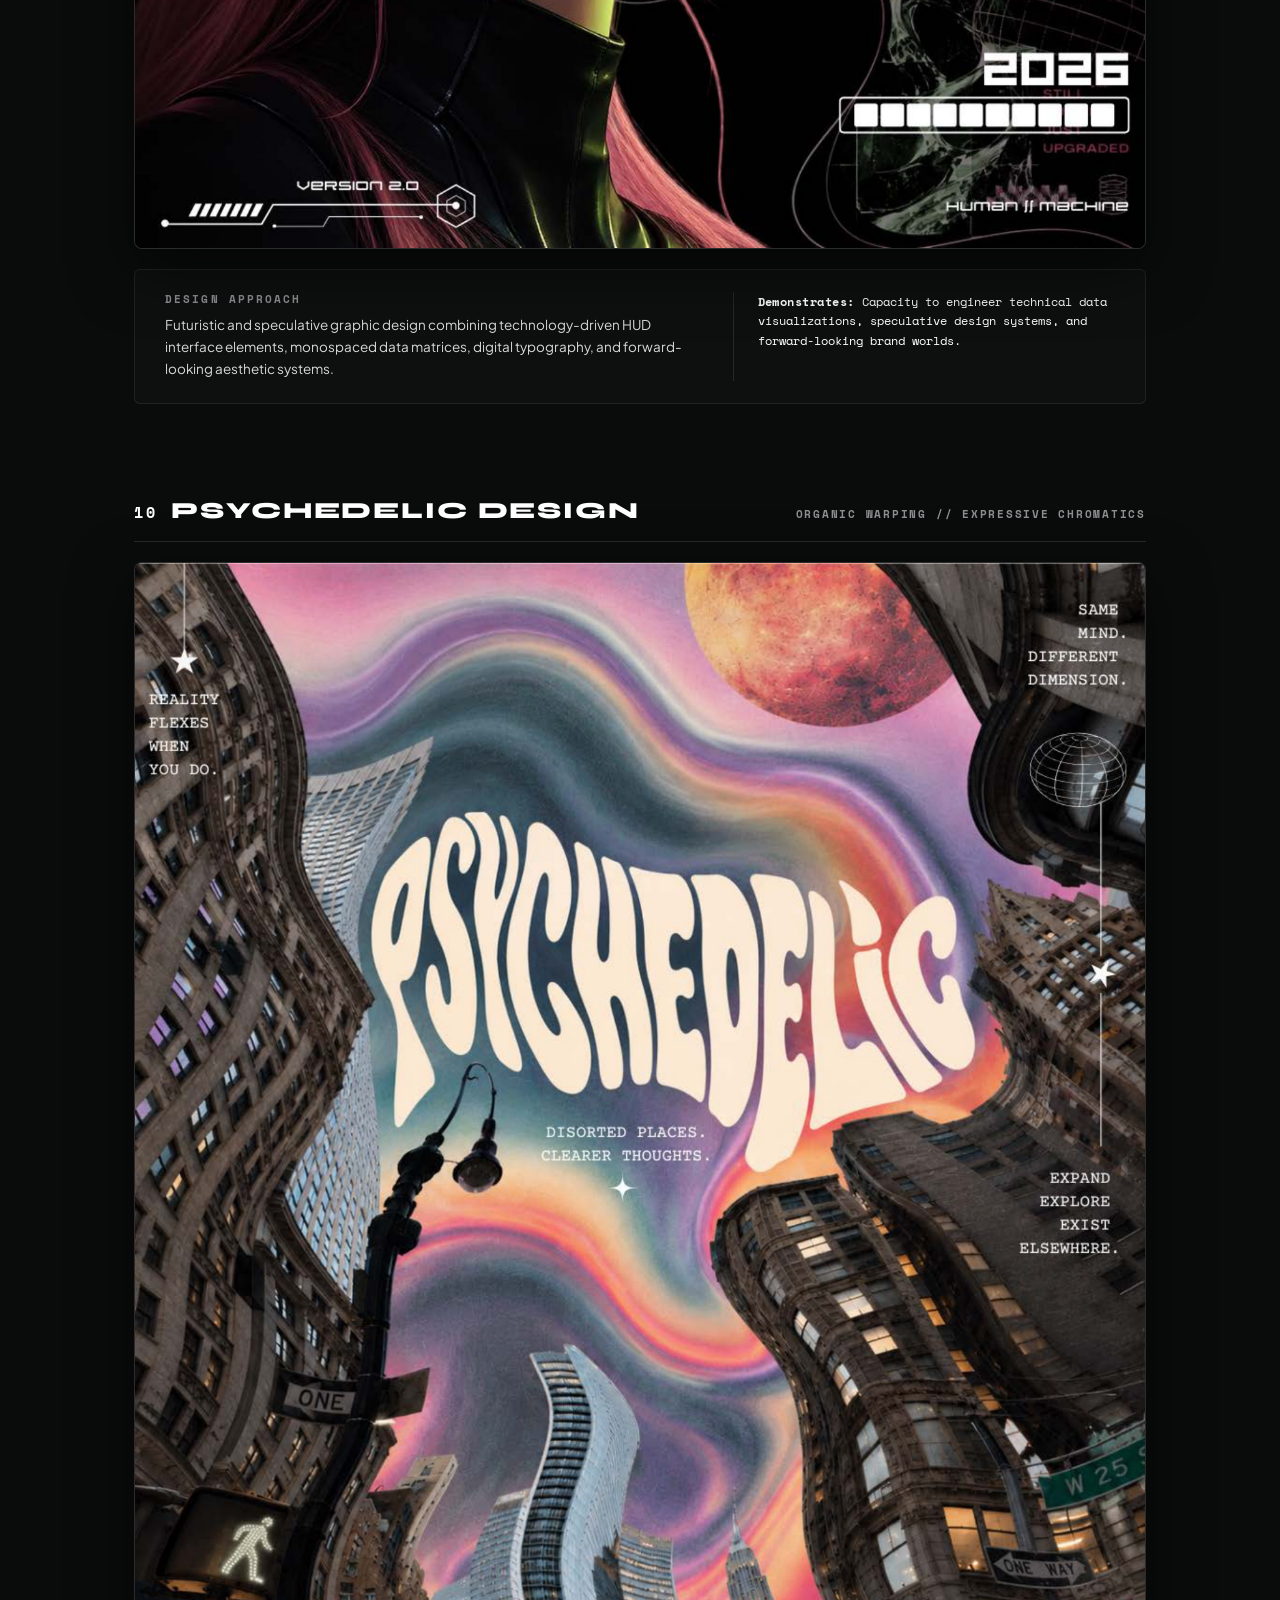
<file: experimental-designs.html>
<!DOCTYPE html>
<html lang="en">
<head>
  <meta charset="UTF-8">
  <meta name="viewport" content="width=device-width, initial-scale=1.0">
  <title>EXPERIMENTAL DESIGNS — Brand & Creative Projects</title>

  <!-- SEO & Search Metadata -->
  <meta name="title" content="EXPERIMENTAL DESIGNS — Brand & Creative Projects">
  <meta name="description" content="EXPERIMENTAL DESIGNS — Self-Initiated 10 Poster Collection case study.">

  <!-- Open Graph / Facebook / LinkedIn / WhatsApp -->
  <meta property="og:type" content="article">
  <meta property="og:url" content="https://graphic-portfolio-sand.vercel.app/experimental-designs.html">
  <meta property="og:site_name" content="Brand & Creative Projects">
  <meta property="og:title" content="EXPERIMENTAL DESIGNS — Brand & Creative Projects">
  <meta property="og:description" content="EXPERIMENTAL DESIGNS — Self-Initiated 10 Poster Collection case study.">
  <meta property="og:image" content="https://graphic-portfolio-sand.vercel.app/assets/project-covers/experimental-designs-cover.jpg">

  <!-- Twitter / X -->
  <meta name="twitter:card" content="summary_large_image">
  <meta name="twitter:title" content="EXPERIMENTAL DESIGNS — Brand & Creative Projects">
  <meta name="twitter:description" content="EXPERIMENTAL DESIGNS — Self-Initiated 10 Poster Collection case study.">
  <meta name="twitter:image" content="https://graphic-portfolio-sand.vercel.app/assets/project-covers/experimental-designs-cover.jpg">
  
  <!-- Typography -->
  <link rel="preconnect" href="https://fonts.googleapis.com">
  <link rel="preconnect" href="https://fonts.gstatic.com" crossorigin>
  <link href="https://fonts.googleapis.com/css2?family=Plus+Jakarta+Sans:wght@400;500;600;700;800&family=Space+Mono:wght@400;700&family=Syne:wght@700;800&family=Instrument+Serif:ital@0;1&display=swap" rel="stylesheet">
  
  <style>
    :root {
      --bg: #0A0C0B;
      --card-bg: #0E100F;
      --text: #FFFFFF;
      --text-muted: #8E8E93;
      --accent: #E0E0E0;
      --border: rgba(255, 255, 255, 0.12);
      --font-display: "Syne", sans-serif;
      --font-sans: "Plus Jakarta Sans", sans-serif;
      --font-mono: "Space Mono", monospace;
      --font-serif: "Instrument Serif", Georgia, serif;
    }

    * {
      box-sizing: border-box;
      margin: 0;
      padding: 0;
    }

    body {
      background-color: var(--bg);
      color: var(--text);
      font-family: var(--font-sans);
      line-height: 1.5;
      -webkit-font-smoothing: antialiased;
      overflow-x: hidden;
    }

    /* Top Sticky Nav */
    .exp-nav {
      position: sticky;
      top: 0;
      z-index: 100;
      background: rgba(10, 12, 11, 0.92);
      backdrop-filter: blur(14px);
      -webkit-backdrop-filter: blur(14px);
      border-bottom: 1px solid var(--border);
      padding: 18px clamp(20px, 5vw, 64px);
      display: flex;
      justify-content: space-between;
      align-items: center;
    }

    .back-link {
      display: inline-flex;
      align-items: center;
      gap: 10px;
      color: var(--text);
      text-decoration: none;
      font-family: var(--font-display);
      font-size: 11.5px;
      font-weight: 800;
      letter-spacing: 0.16em;
      text-transform: uppercase;
      border: 1px solid rgba(255, 255, 255, 0.2);
      border-radius: 4px;
      padding: 10px 18px;
      transition: background-color 0.2s ease, border-color 0.2s ease, transform 0.2s ease, color 0.2s ease;
    }

    .back-link:hover {
      background-color: #FFFFFF;
      color: #000000;
      border-color: #FFFFFF;
      transform: translateX(-3px);
    }

    .nav-specimen {
      font-family: var(--font-mono);
      font-size: 11px;
      font-weight: 700;
      letter-spacing: 0.2em;
      color: var(--text-muted);
      text-transform: uppercase;
    }

    /* Main Container */
    .exp-container {
      max-width: 1140px;
      margin: 0 auto;
      padding: clamp(32px, 5vh, 60px) clamp(20px, 5vw, 64px) 120px;
      display: flex;
      flex-direction: column;
      gap: clamp(52px, 7.5vh, 88px);
    }

    /* Opening Hero */
    .exp-hero {
      display: flex;
      flex-direction: column;
      gap: clamp(24px, 3.5vh, 36px);
      width: 100%;
    }

    .exp-hero-meta {
      display: flex;
      align-items: center;
      gap: 16px;
      flex-wrap: wrap;
    }

    .exp-kicker {
      font-family: var(--font-mono);
      font-size: 11.5px;
      font-weight: 700;
      letter-spacing: 0.22em;
      color: #FFFFFF;
      text-transform: uppercase;
    }

    .exp-tag {
      font-family: var(--font-display);
      font-size: 10.5px;
      font-weight: 800;
      letter-spacing: 0.18em;
      color: rgba(255, 255, 255, 0.9);
      text-transform: uppercase;
      background-color: rgba(255, 255, 255, 0.08);
      border: 1px solid rgba(255, 255, 255, 0.14);
      padding: 4px 12px;
      border-radius: 4px;
    }

    .exp-title-group {
      display: flex;
      flex-direction: column;
      gap: 8px;
    }

    .exp-num {
      font-family: var(--font-mono);
      font-size: clamp(14px, 1.6vw, 20px);
      font-weight: 700;
      letter-spacing: 0.16em;
      color: var(--text-muted);
    }

    .exp-title {
      font-family: var(--font-display);
      font-size: clamp(40px, 7vw, 92px);
      font-weight: 800;
      letter-spacing: -0.035em;
      line-height: 0.92;
      color: #FFFFFF;
      text-transform: uppercase;
    }

    .exp-subheading {
      font-family: var(--font-display);
      font-size: clamp(13px, 1.4vw, 18px);
      font-weight: 800;
      letter-spacing: 0.14em;
      color: rgba(255, 255, 255, 0.85);
      text-transform: uppercase;
    }

    .exp-category {
      font-family: var(--font-mono);
      font-size: clamp(10.5px, 1.05vw, 13px);
      font-weight: 400;
      letter-spacing: 0.18em;
      color: rgba(255, 255, 255, 0.6);
    }

    /* Purpose Statement Box */
    .purpose-box {
      background: linear-gradient(145deg, rgba(255, 255, 255, 0.04), rgba(255, 255, 255, 0.01));
      border: 1px solid rgba(255, 255, 255, 0.14);
      border-left: 3px solid #FFFFFF;
      border-radius: 6px;
      padding: clamp(24px, 3vh, 36px) clamp(22px, 3vw, 36px);
      display: flex;
      flex-direction: column;
      gap: 12px;
    }

    .purpose-kicker {
      font-family: var(--font-mono);
      font-size: 11px;
      font-weight: 700;
      letter-spacing: 0.2em;
      color: var(--text-muted);
      text-transform: uppercase;
    }

    .purpose-quote {
      font-size: clamp(16px, 1.45vw, 22px);
      font-weight: 400;
      line-height: 1.55;
      color: #FFFFFF;
      letter-spacing: -0.01em;
    }

    /* Studies Stream (10 Sections) */
    .studies-stream {
      display: flex;
      flex-direction: column;
      gap: clamp(72px, 10vh, 120px);
      width: 100%;
    }

    .study-item {
      display: flex;
      flex-direction: column;
      gap: 20px;
      width: 100%;
    }

    .study-header {
      display: flex;
      justify-content: space-between;
      align-items: baseline;
      flex-wrap: wrap;
      gap: 12px;
      padding-bottom: 12px;
      border-bottom: 1px solid rgba(255, 255, 255, 0.12);
    }

    .study-title-wrap {
      display: flex;
      align-items: baseline;
      gap: 14px;
    }

    .study-num {
      font-family: var(--font-mono);
      font-size: clamp(13px, 1.2vw, 15px);
      font-weight: 700;
      letter-spacing: 0.18em;
      color: #FFFFFF;
    }

    .study-title {
      font-family: var(--font-display);
      font-size: clamp(16px, 1.8vw, 24px);
      font-weight: 800;
      letter-spacing: 0.08em;
      color: #FFFFFF;
      text-transform: uppercase;
    }

    .study-tag {
      font-family: var(--font-mono);
      font-size: 11px;
      font-weight: 700;
      letter-spacing: 0.16em;
      color: var(--text-muted);
      text-transform: uppercase;
    }

    /* Artwork Frame */
    .study-frame {
      width: 100%;
      border-radius: 8px;
      overflow: hidden;
      border: 1px solid var(--border);
      background-color: var(--card-bg);
      box-shadow: 0 20px 60px rgba(0, 0, 0, 0.6);
      position: relative;
    }

    .study-img {
      width: 100%;
      height: auto;
      display: block;
      object-fit: contain;
    }

    /* Study Editorial Content */
    .study-meta-grid {
      display: grid;
      grid-template-columns: 1.4fr 1fr;
      gap: clamp(16px, 2.5vw, 32px);
      background-color: var(--card-bg);
      border: 1px solid rgba(255, 255, 255, 0.08);
      border-radius: 6px;
      padding: clamp(20px, 2.5vh, 28px) clamp(20px, 2.5vw, 30px);
    }

    .study-desc-wrap {
      display: flex;
      flex-direction: column;
      gap: 6px;
    }

    .meta-label {
      font-family: var(--font-mono);
      font-size: 10.5px;
      font-weight: 700;
      letter-spacing: 0.2em;
      color: var(--text-muted);
      text-transform: uppercase;
    }

    .study-desc {
      font-size: clamp(13.5px, 1.05vw, 15px);
      font-weight: 400;
      line-height: 1.65;
      color: rgba(255, 255, 255, 0.84);
    }

    .study-takeaway-wrap {
      display: flex;
      flex-direction: column;
      gap: 6px;
      border-left: 1px solid rgba(255, 255, 255, 0.1);
      padding-left: clamp(16px, 2vw, 24px);
    }

    .study-takeaway {
      font-family: var(--font-mono);
      font-size: clamp(12px, 0.95vw, 13.5px);
      font-weight: 400;
      line-height: 1.6;
      color: #FFFFFF;
    }

    .study-takeaway strong {
      color: #FFFFFF;
      font-weight: 700;
      letter-spacing: 0.04em;
    }

    /* Closing Block */
    .closing-block {
      background: linear-gradient(145deg, rgba(255, 255, 255, 0.03), rgba(255, 255, 255, 0.01));
      border: 1px solid rgba(255, 255, 255, 0.14);
      border-radius: 8px;
      padding: clamp(36px, 5vh, 60px) clamp(24px, 4vw, 48px);
      display: flex;
      flex-direction: column;
      gap: 24px;
      text-align: left;
    }

    .closing-statement {
      font-family: var(--font-display);
      font-size: clamp(20px, 2.5vw, 34px);
      font-weight: 800;
      letter-spacing: -0.02em;
      line-height: 1.25;
      color: #FFFFFF;
      text-transform: uppercase;
    }

    .closing-note {
      font-size: clamp(14px, 1.1vw, 16px);
      font-weight: 400;
      line-height: 1.65;
      color: rgba(255, 255, 255, 0.75);
      max-width: 780px;
    }

    /* Footer */
    .exp-footer {
      display: flex;
      flex-direction: column;
      gap: 28px;
      padding-top: 12px;
      width: 100%;
    }

    .footer-rule {
      width: 100%;
      height: 1px;
      background-color: var(--border);
    }

    .footer-action-wrap {
      display: flex;
      align-items: center;
      justify-content: space-between;
      flex-wrap: wrap;
      gap: 16px;
    }

    .back-btn-bottom {
      background: #FFFFFF;
      color: #000000;
      border: 1px solid #FFFFFF;
      border-radius: 4px;
      padding: 12px 24px;
      text-decoration: none;
      display: inline-flex;
      align-items: center;
      gap: 10px;
      font-family: var(--font-display);
      font-size: 11px;
      font-weight: 800;
      letter-spacing: 0.16em;
      text-transform: uppercase;
      transition: background-color 0.2s ease, color 0.2s ease, transform 0.2s ease;
    }

    .back-btn-bottom:hover {
      background-color: transparent;
      color: #FFFFFF;
      transform: translateX(-3px);
    }

    .footer-tag {
      font-family: var(--font-mono);
      font-size: 10.5px;
      font-weight: 700;
      letter-spacing: 0.2em;
      color: var(--text-muted);
      text-transform: uppercase;
    }

    @media (max-width: 860px) {
      .study-meta-grid {
        grid-template-columns: 1fr;
      }

      .study-takeaway-wrap {
        border-left: none;
        border-top: 1px solid rgba(255, 255, 255, 0.1);
        padding-left: 0;
        padding-top: 16px;
      }

      .footer-action-wrap {
        flex-direction: column;
        align-items: flex-start;
      }
    }
  </style>
  <link rel="stylesheet" href="css/view-scale.css">
</head>
<body>

  <!-- Top Sticky Navigation -->
  <nav class="exp-nav" aria-label="Case Study Navigation">
    <a href="index.html#work" class="back-link">
      <span aria-hidden="true">←</span>
      <span>BACK TO WORK</span>
    </a>
    <span class="nav-specimen">PROJECT 04 // EXPERIMENTAL DESIGNS</span>
  </nav>

  <main class="exp-container">

    <!-- OPENING HERO -->
    <header class="exp-hero">
      <div class="exp-hero-meta">
        <span class="exp-kicker">[ CASE STUDY 04 // SELF-INITIATED ]</span>
        <span class="exp-tag">SELF-INITIATED COLLECTION</span>
      </div>

      <div class="exp-title-group">
        <span class="exp-num">04</span>
        <h1 class="exp-title">EXPERIMENTAL DESIGNS</h1>
        <p class="exp-subheading">A VISUAL STUDY EXPLORING DIFFERENT DESIGN LANGUAGES, COMPOSITIONS AND AESTHETICS</p>
        <p class="exp-category">Self-Initiated Work · Aesthetic Adaptability · 10 Curated Explorations · Typographic Systems</p>
      </div>

      <!-- Purpose Intro Box -->
      <div class="purpose-box">
        <span class="purpose-kicker">CURATORIAL PREMISE</span>
        <blockquote class="purpose-quote">
          “This collection explores how visual systems can shift across different contexts, styles and moods — demonstrating adaptability rather than one fixed design language.”
        </blockquote>
      </div>
    </header>

    <!-- 10 CURATED DESIGN STUDIES -->
    <div class="studies-stream">

      <!-- 01 — MINIMALISM -->
      <section class="study-item">
        <header class="study-header">
          <div class="study-title-wrap">
            <span class="study-num">01</span>
            <h2 class="study-title">MINIMALISM</h2>
          </div>
          <span class="study-tag">SPATIAL RESTRAINT // ESSENTIAL FORMS</span>
        </header>

        <figure class="study-frame">
          <img src="assets/experimental-designs/experimental-minimalism.jpg" alt="Minimalism Experimental Graphic Study" class="study-img" loading="eager">
        </figure>

        <div class="study-meta-grid">
          <div class="study-desc-wrap">
            <span class="meta-label">DESIGN APPROACH</span>
            <p class="study-desc">A minimalist graphic and editorial composition focused on simplicity, clarity, intentional spatial tension, and essential visual elements stripped of arbitrary decoration.</p>
          </div>
          <div class="study-takeaway-wrap">
            <p class="study-takeaway"><strong>Demonstrates:</strong> Ability to work with restrained visual systems, precise spatial tension, and refined negative space.</p>
          </div>
        </div>
      </section>

      <!-- 02 — SWISS DESIGN -->
      <section class="study-item">
        <header class="study-header">
          <div class="study-title-wrap">
            <span class="study-num">02</span>
            <h2 class="study-title">SWISS DESIGN</h2>
          </div>
          <span class="study-tag">GRID DISCIPLINE // OBJECTIVE ORDER</span>
        </header>

        <figure class="study-frame">
          <img src="assets/experimental-designs/experimental-swiss-design.jpg" alt="Swiss Design Experimental Graphic Study" class="study-img" loading="lazy">
        </figure>

        <div class="study-meta-grid">
          <div class="study-desc-wrap">
            <span class="meta-label">DESIGN APPROACH</span>
            <p class="study-desc">Swiss-inspired graphic design focusing on structured asymmetric composition, clean grotesque typography, rigorous grid thinking, and uncompromising visual hierarchy.</p>
          </div>
          <div class="study-takeaway-wrap">
            <p class="study-takeaway"><strong>Demonstrates:</strong> Mastery of structured typographic hierarchies, modular grid architectures, and objective visual clarity.</p>
          </div>
        </div>
      </section>

      <!-- 03 — BRUTALISM -->
      <section class="study-item">
        <header class="study-header">
          <div class="study-title-wrap">
            <span class="study-num">03</span>
            <h2 class="study-title">BRUTALISM</h2>
          </div>
          <span class="study-tag">RAW CONTRAST // STRUCTURAL DISRUPTION</span>
        </header>

        <figure class="study-frame">
          <img src="assets/experimental-designs/experimental-brutalism.jpg" alt="Brutalism Experimental Poster Design" class="study-img" loading="lazy">
        </figure>

        <div class="study-meta-grid">
          <div class="study-desc-wrap">
            <span class="meta-label">DESIGN APPROACH</span>
            <p class="study-desc">Brutalist poster and editorial design using raw, high-contrast typography, structural disruption, unpolished geometry, and an intentionally uncompromising visual language.</p>
          </div>
          <div class="study-takeaway-wrap">
            <p class="study-takeaway"><strong>Demonstrates:</strong> Confidence with high-impact, anti-decorative graphic systems that command attention through raw tension.</p>
          </div>
        </div>
      </section>

      <!-- 04 — NEO-BRUTALISM -->
      <section class="study-item">
        <header class="study-header">
          <div class="study-title-wrap">
            <span class="study-num">04</span>
            <h2 class="study-title">NEO-BRUTALISM</h2>
          </div>
          <span class="study-tag">DIGITAL BLOCKS // HIGH-ENERGY CONTRAST</span>
        </header>

        <figure class="study-frame">
          <img src="assets/experimental-designs/experimental-neo-brutalism.jpg" alt="Neo-Brutalism Digital Editorial Study" class="study-img" loading="lazy">
        </figure>

        <div class="study-meta-grid">
          <div class="study-desc-wrap">
            <span class="meta-label">DESIGN APPROACH</span>
            <p class="study-desc">Neo-brutalist digital and editorial design combining bold saturated color blocks, retro interface components, stark black borders, and deliberately energetic information hierarchy.</p>
          </div>
          <div class="study-takeaway-wrap">
            <p class="study-takeaway"><strong>Demonstrates:</strong> Ability to synthesize contemporary UI culture and vibrant contrast into compelling, playful visual narratives.</p>
          </div>
        </div>
      </section>

      <!-- 05 — Y2K -->
      <section class="study-item">
        <header class="study-header">
          <div class="study-title-wrap">
            <span class="study-num">05</span>
            <h2 class="study-title">Y2K AESTHETICS</h2>
          </div>
          <span class="study-tag">CYBER NOSTALGIA // CHROME TYPEFORMS</span>
        </header>

        <figure class="study-frame">
          <img src="assets/experimental-designs/experimental-y2k.jpg" alt="Y2K Aesthetic Graphic Study" class="study-img" loading="lazy">
        </figure>

        <div class="study-meta-grid">
          <div class="study-desc-wrap">
            <span class="meta-label">DESIGN APPROACH</span>
            <p class="study-desc">Y2K-inspired poster and graphic design drawing from turn-of-the-millennium digital aesthetics, futuristic cyber typography, chrome-rendered textures, and early-web visual motifs.</p>
          </div>
          <div class="study-takeaway-wrap">
            <p class="study-takeaway"><strong>Demonstrates:</strong> Versatility in translating niche subcultural trends and tactile digital materials into relevant creative directions.</p>
          </div>
        </div>
      </section>

      <!-- 06 — ART DECO -->
      <section class="study-item">
        <header class="study-header">
          <div class="study-title-wrap">
            <span class="study-num">06</span>
            <h2 class="study-title">ART DECO</h2>
          </div>
          <span class="study-tag">GEOMETRIC SYMMETRY // ORNAMENTAL LUXURY</span>
        </header>

        <figure class="study-frame">
          <img src="assets/experimental-designs/experimental-art-deco.jpg" alt="Art Deco Experimental Poster Design" class="study-img" loading="lazy">
        </figure>

        <div class="study-meta-grid">
          <div class="study-desc-wrap">
            <span class="meta-label">DESIGN APPROACH</span>
            <p class="study-desc">Art Deco-inspired poster design emphasizing precise geometric ornamentation, axial symmetry, elegant display typography, and a refined decorative visual cadence.</p>
          </div>
          <div class="study-takeaway-wrap">
            <p class="study-takeaway"><strong>Demonstrates:</strong> Precision in handling intricate vector ornamentation, historical design cues, and luxurious structural balance.</p>
          </div>
        </div>
      </section>

      <!-- 07 — EDITORIAL DESIGN -->
      <section class="study-item">
        <header class="study-header">
          <div class="study-title-wrap">
            <span class="study-num">07</span>
            <h2 class="study-title">EDITORIAL DESIGN</h2>
          </div>
          <span class="study-tag">ART DIRECTION // NARRATIVE PACING</span>
        </header>

        <figure class="study-frame">
          <img src="assets/experimental-designs/experimental-editorial.jpg" alt="Editorial Magazine Design Study" class="study-img" loading="lazy">
        </figure>

        <div class="study-meta-grid">
          <div class="study-desc-wrap">
            <span class="meta-label">DESIGN APPROACH</span>
            <p class="study-desc">Contemporary editorial and magazine layout centered on rigorous art direction, asymmetric image composition, nuanced typographic pairing, and dynamic editorial pacing.</p>
          </div>
          <div class="study-takeaway-wrap">
            <p class="study-takeaway"><strong>Demonstrates:</strong> Advanced editorial art direction, sophisticated image-text choreography, and long-form visual storytelling.</p>
          </div>
        </div>
      </section>

      <!-- 08 — GLASSMORPHISM -->
      <section class="study-item">
        <header class="study-header">
          <div class="study-title-wrap">
            <span class="study-num">08</span>
            <h2 class="study-title">GLASSMORPHISM</h2>
          </div>
          <span class="study-tag">OPTICAL TRANSLUCENCY // LAYERED DEPTH</span>
        </header>

        <figure class="study-frame">
          <img src="assets/experimental-designs/experimental-glassmorphism.jpg" alt="Glassmorphism Experimental Digital Study" class="study-img" loading="lazy">
        </figure>

        <div class="study-meta-grid">
          <div class="study-desc-wrap">
            <span class="meta-label">DESIGN APPROACH</span>
            <p class="study-desc">An experimental digital graphic study exploring multi-layered optical translucency, chromatic refraction, frosted glass blurring, and spatial depth perception.</p>
          </div>
          <div class="study-takeaway-wrap">
            <p class="study-takeaway"><strong>Demonstrates:</strong> Deep understanding of light physics, complex multi-plane depth illusions, and modern digital surface rendering.</p>
          </div>
        </div>
      </section>

      <!-- 09 — FUTURISTIC / SPECULATIVE DESIGN -->
      <section class="study-item">
        <header class="study-header">
          <div class="study-title-wrap">
            <span class="study-num">09</span>
            <h2 class="study-title">FUTURISTIC & SPECULATIVE DESIGN</h2>
          </div>
          <span class="study-tag">INTERFACE MODULARITY // TECH WORLDBUILDING</span>
        </header>

        <figure class="study-frame">
          <img src="assets/experimental-designs/experimental-futurism.jpg" alt="Futuristic and Speculative Graphic Study" class="study-img" loading="lazy">
        </figure>

        <div class="study-meta-grid">
          <div class="study-desc-wrap">
            <span class="meta-label">DESIGN APPROACH</span>
            <p class="study-desc">Futuristic and speculative graphic design combining technology-driven HUD interface elements, monospaced data matrices, digital typography, and forward-looking aesthetic systems.</p>
          </div>
          <div class="study-takeaway-wrap">
            <p class="study-takeaway"><strong>Demonstrates:</strong> Capacity to engineer technical data visualizations, speculative design systems, and forward-looking brand worlds.</p>
          </div>
        </div>
      </section>

      <!-- 10 — PSYCHEDELIC DESIGN -->
      <section class="study-item">
        <header class="study-header">
          <div class="study-title-wrap">
            <span class="study-num">10</span>
            <h2 class="study-title">PSYCHEDELIC DESIGN</h2>
          </div>
          <span class="study-tag">ORGANIC WARPING // EXPRESSIVE CHROMATICS</span>
        </header>

        <figure class="study-frame">
          <img src="assets/experimental-designs/experimental-psychedelic.jpg" alt="Psychedelic Experimental Poster Study" class="study-img" loading="lazy">
        </figure>

        <div class="study-meta-grid">
          <div class="study-desc-wrap">
            <span class="meta-label">DESIGN APPROACH</span>
            <p class="study-desc">Psychedelic experimental poster design leveraging fluid vector distortion, surreal compositional juxtaposition, undulating typography, and altered chromatic perception.</p>
          </div>
          <div class="study-takeaway-wrap">
            <p class="study-takeaway"><strong>Demonstrates:</strong> Ability to break traditional layout conventions with expressive organic illustration and fearless chromatic experimentation.</p>
          </div>
        </div>
      </section>

    </div> <!-- /studies-stream -->

    <!-- CLOSING SUMMARY STATEMENT -->
    <div class="closing-block">
      <h3 class="closing-statement">“Different briefs demand different visual languages. This collection is an exploration of how far that language can shift.”</h3>
      <p class="closing-note">From rigorous Swiss grids and stark minimalism to expressive psychedelia and speculative UI, this archive stands as a testament to stylistic versatility, visual curiosity, and execution precision across diverse creative challenges.</p>
    </div>

    <!-- CLOSING & PORTFOLIO NAVIGATION -->
    <footer class="exp-footer">
      <div class="footer-rule"></div>
      <div class="footer-action-wrap">
        <a href="index.html#work" class="back-btn-bottom">
          <span aria-hidden="true">←</span>
          <span>BACK TO SELECTED WORK</span>
        </a>
        <span class="footer-tag">PRANNY · BRAND & CREATIVE PROJECTS · 2026</span>
      </div>
    </footer>

  </main>

  <script src="js/view-scale.js"></script>
</body>
</html>
</file>
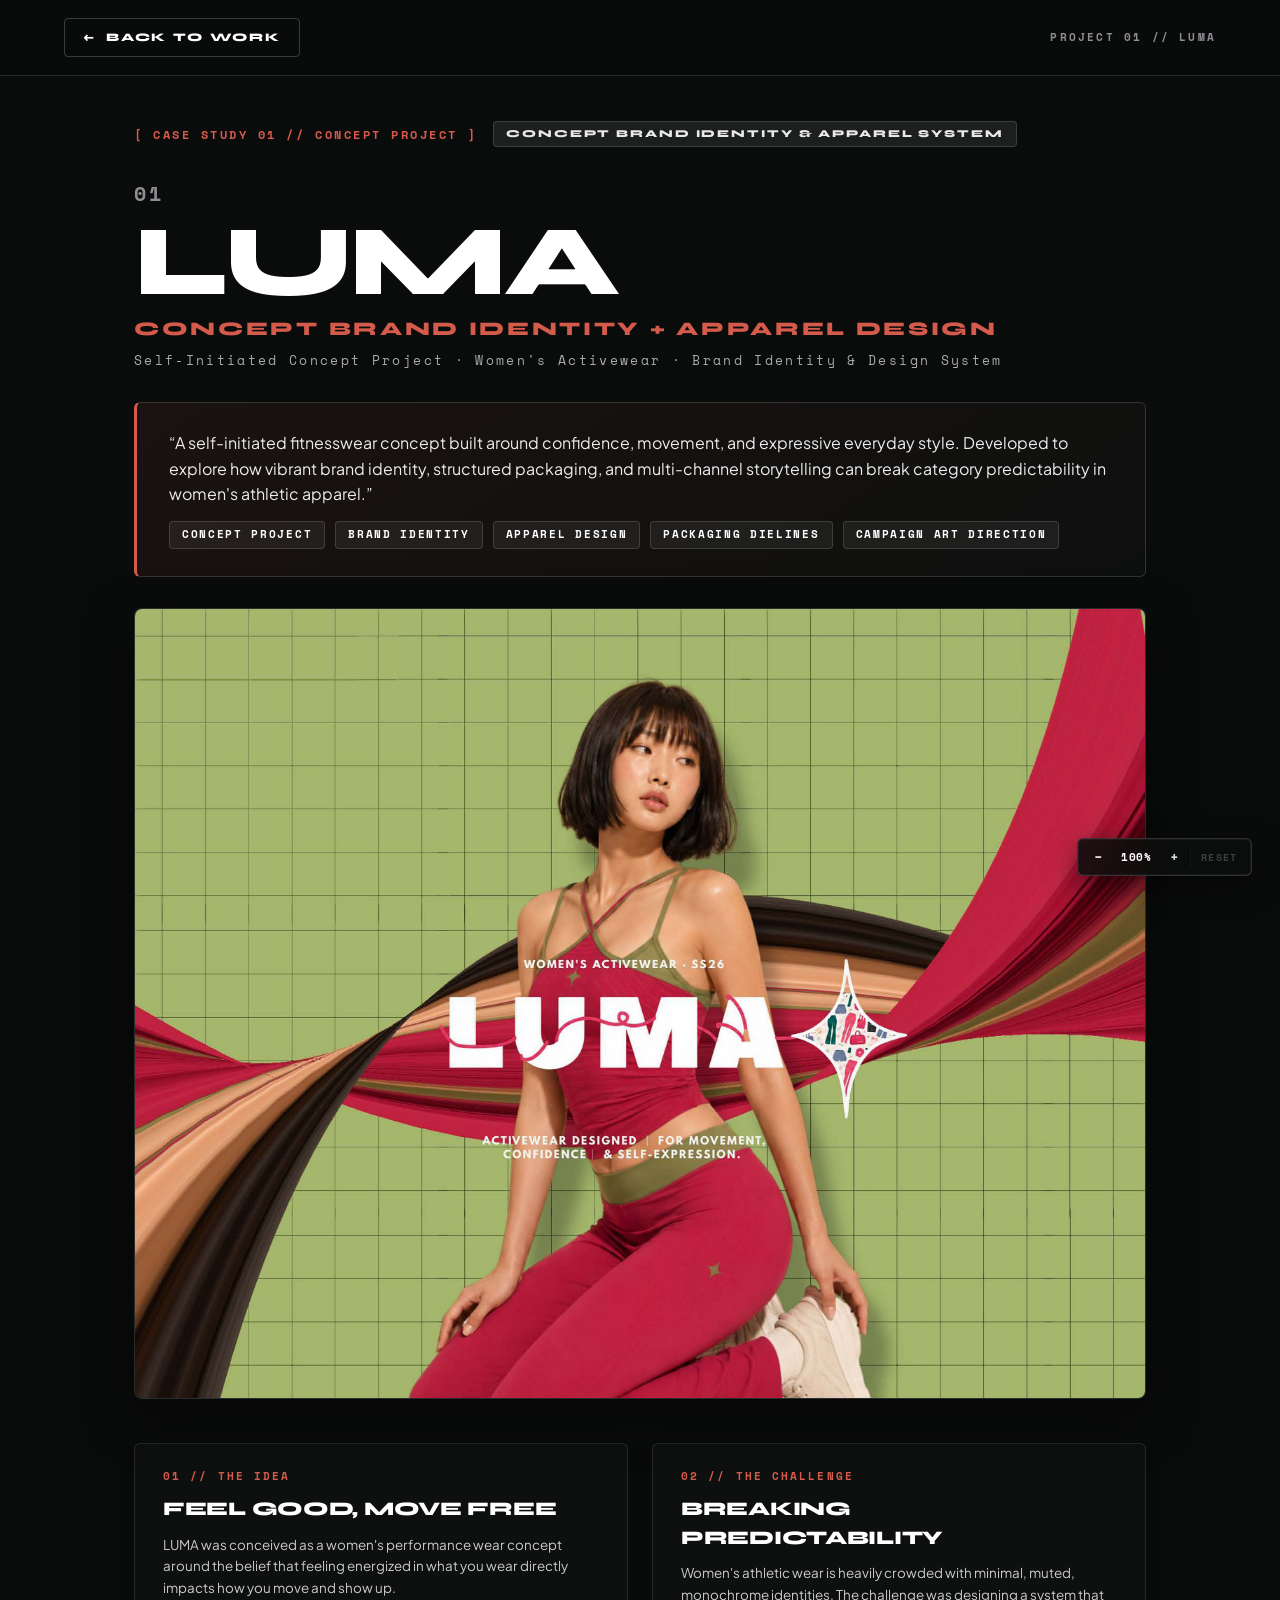
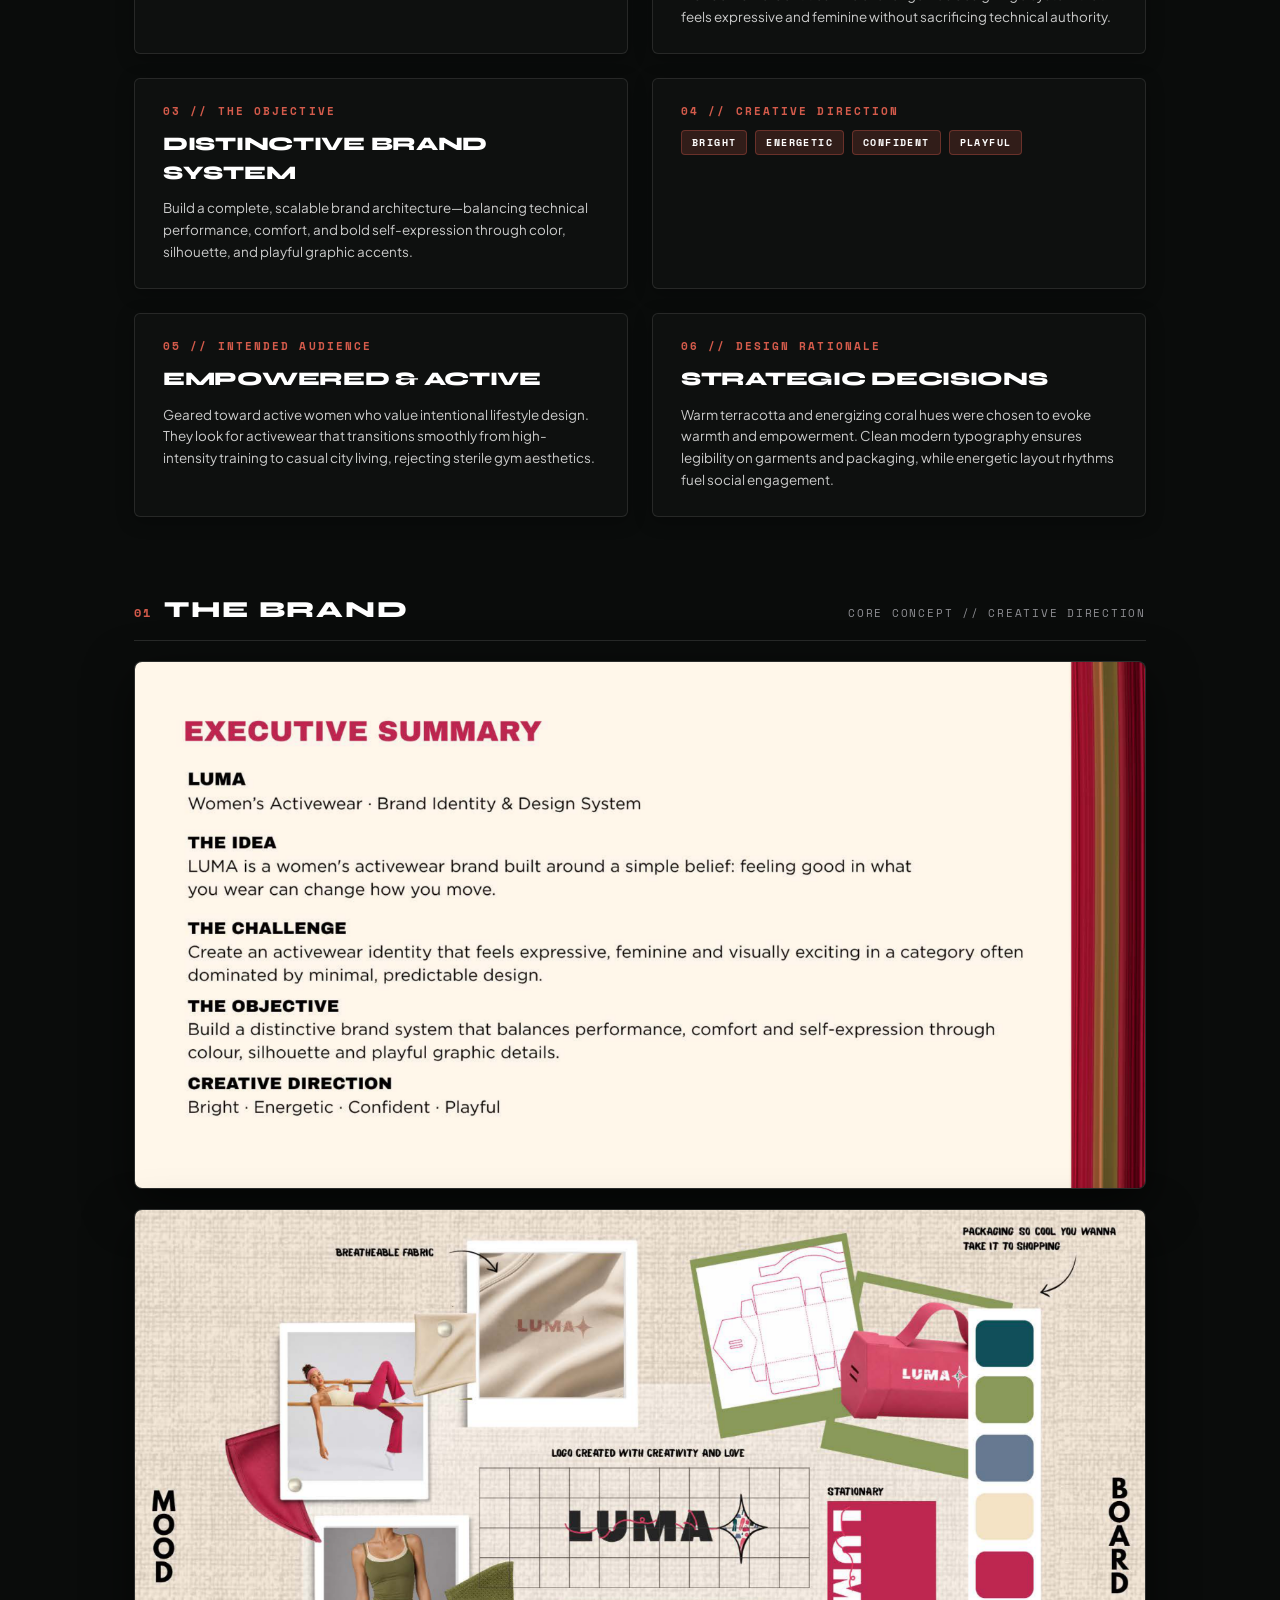
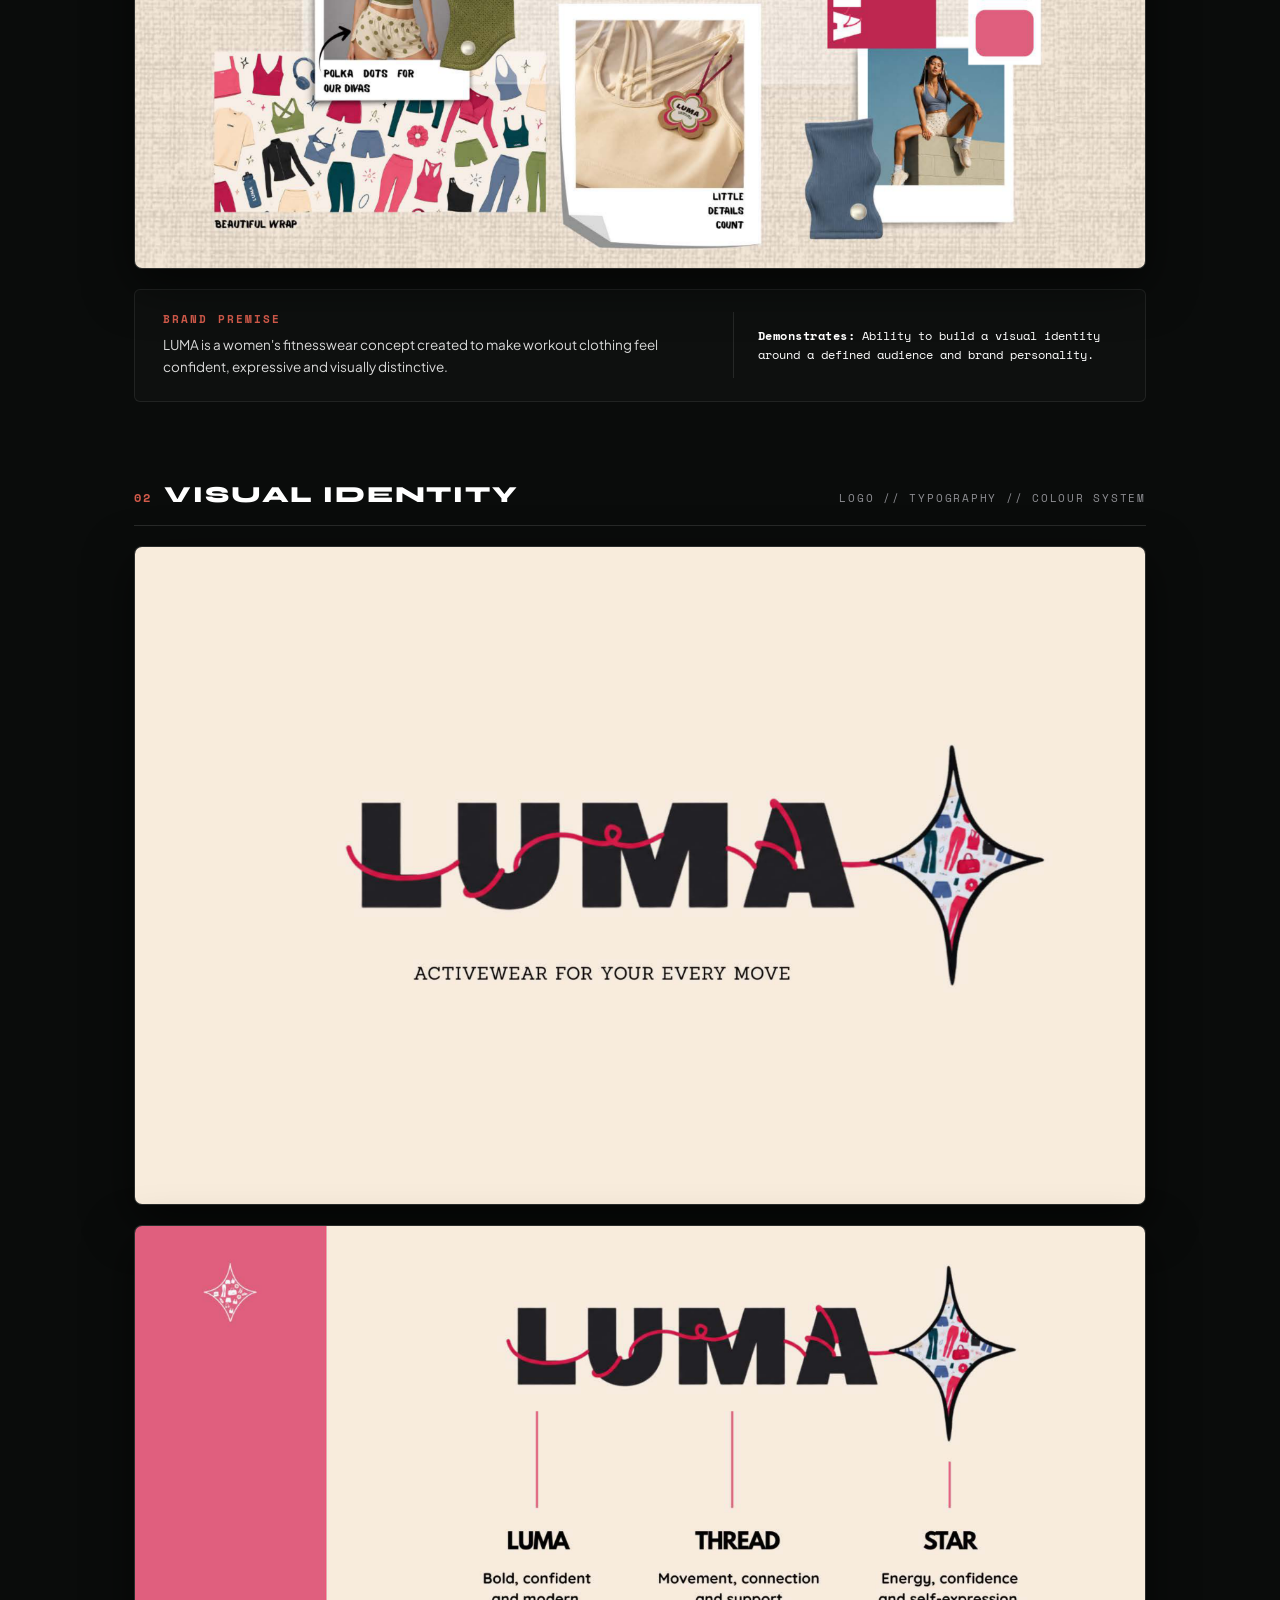
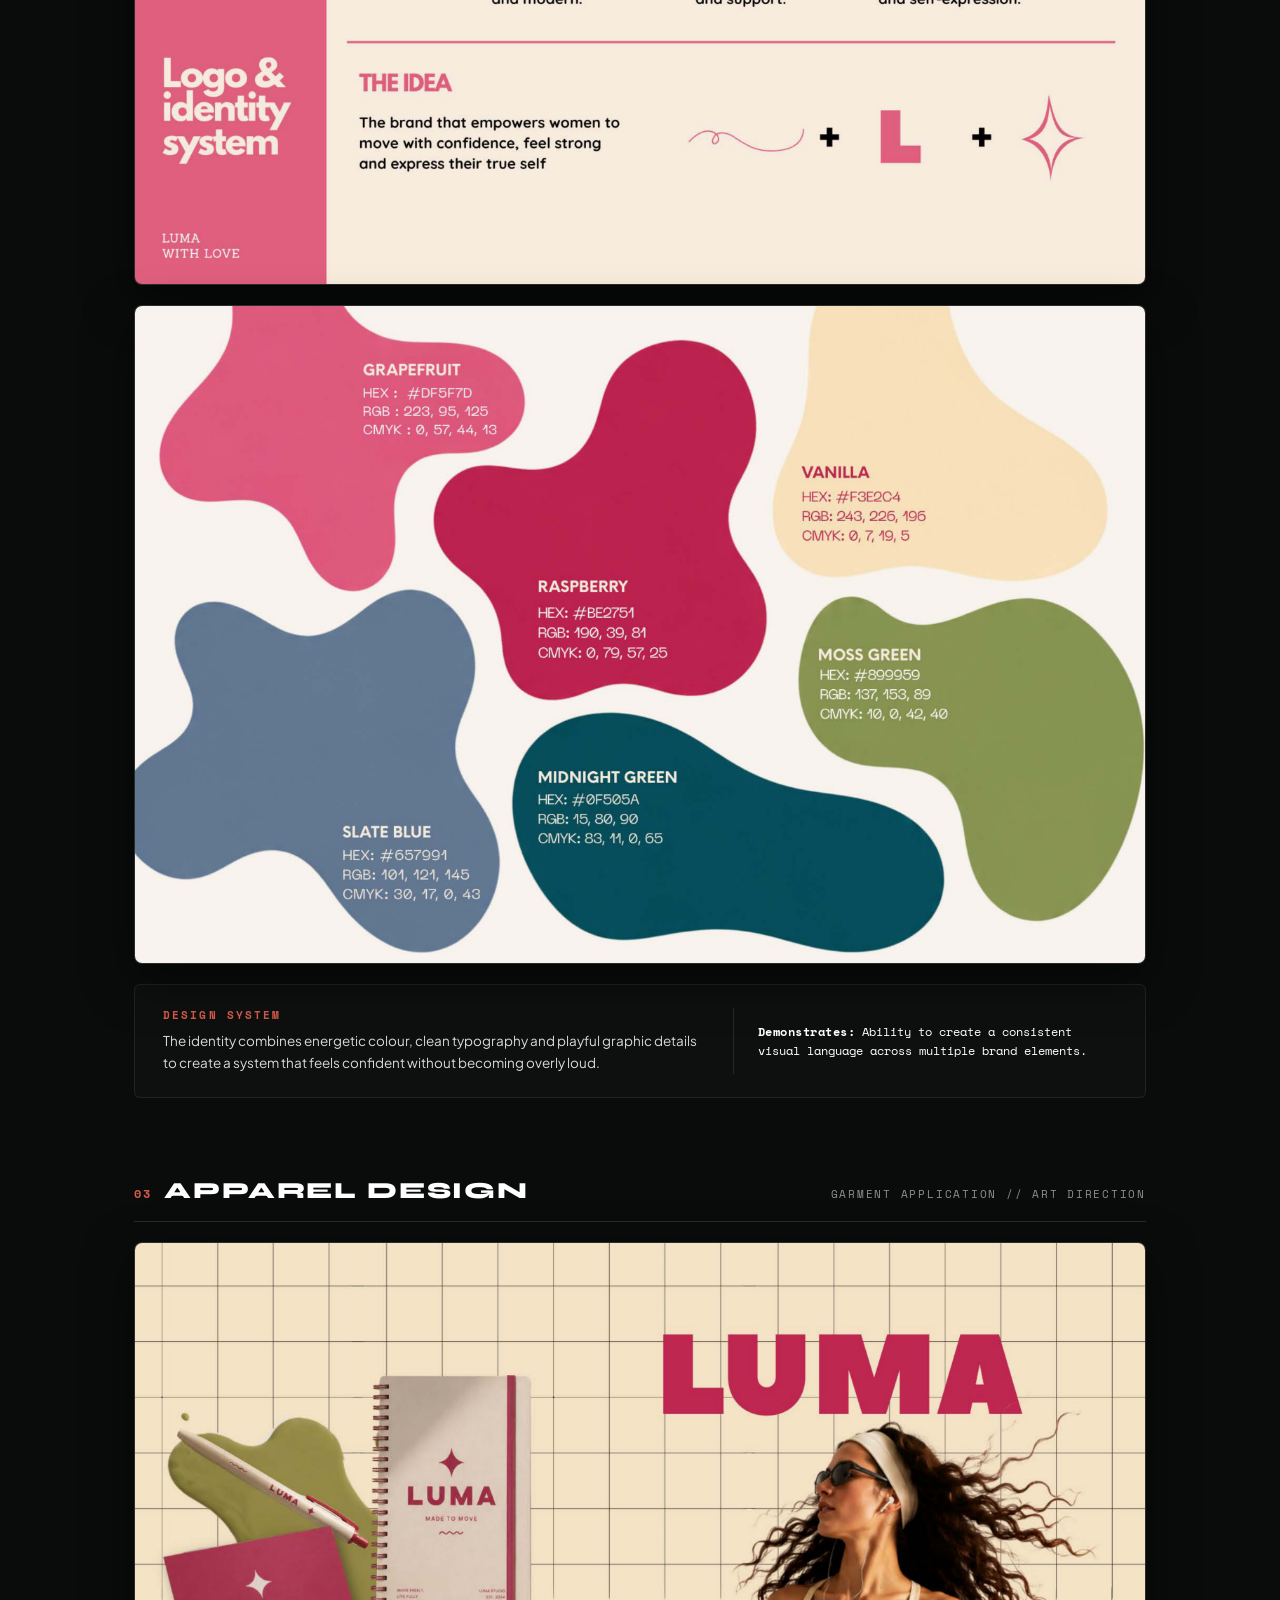
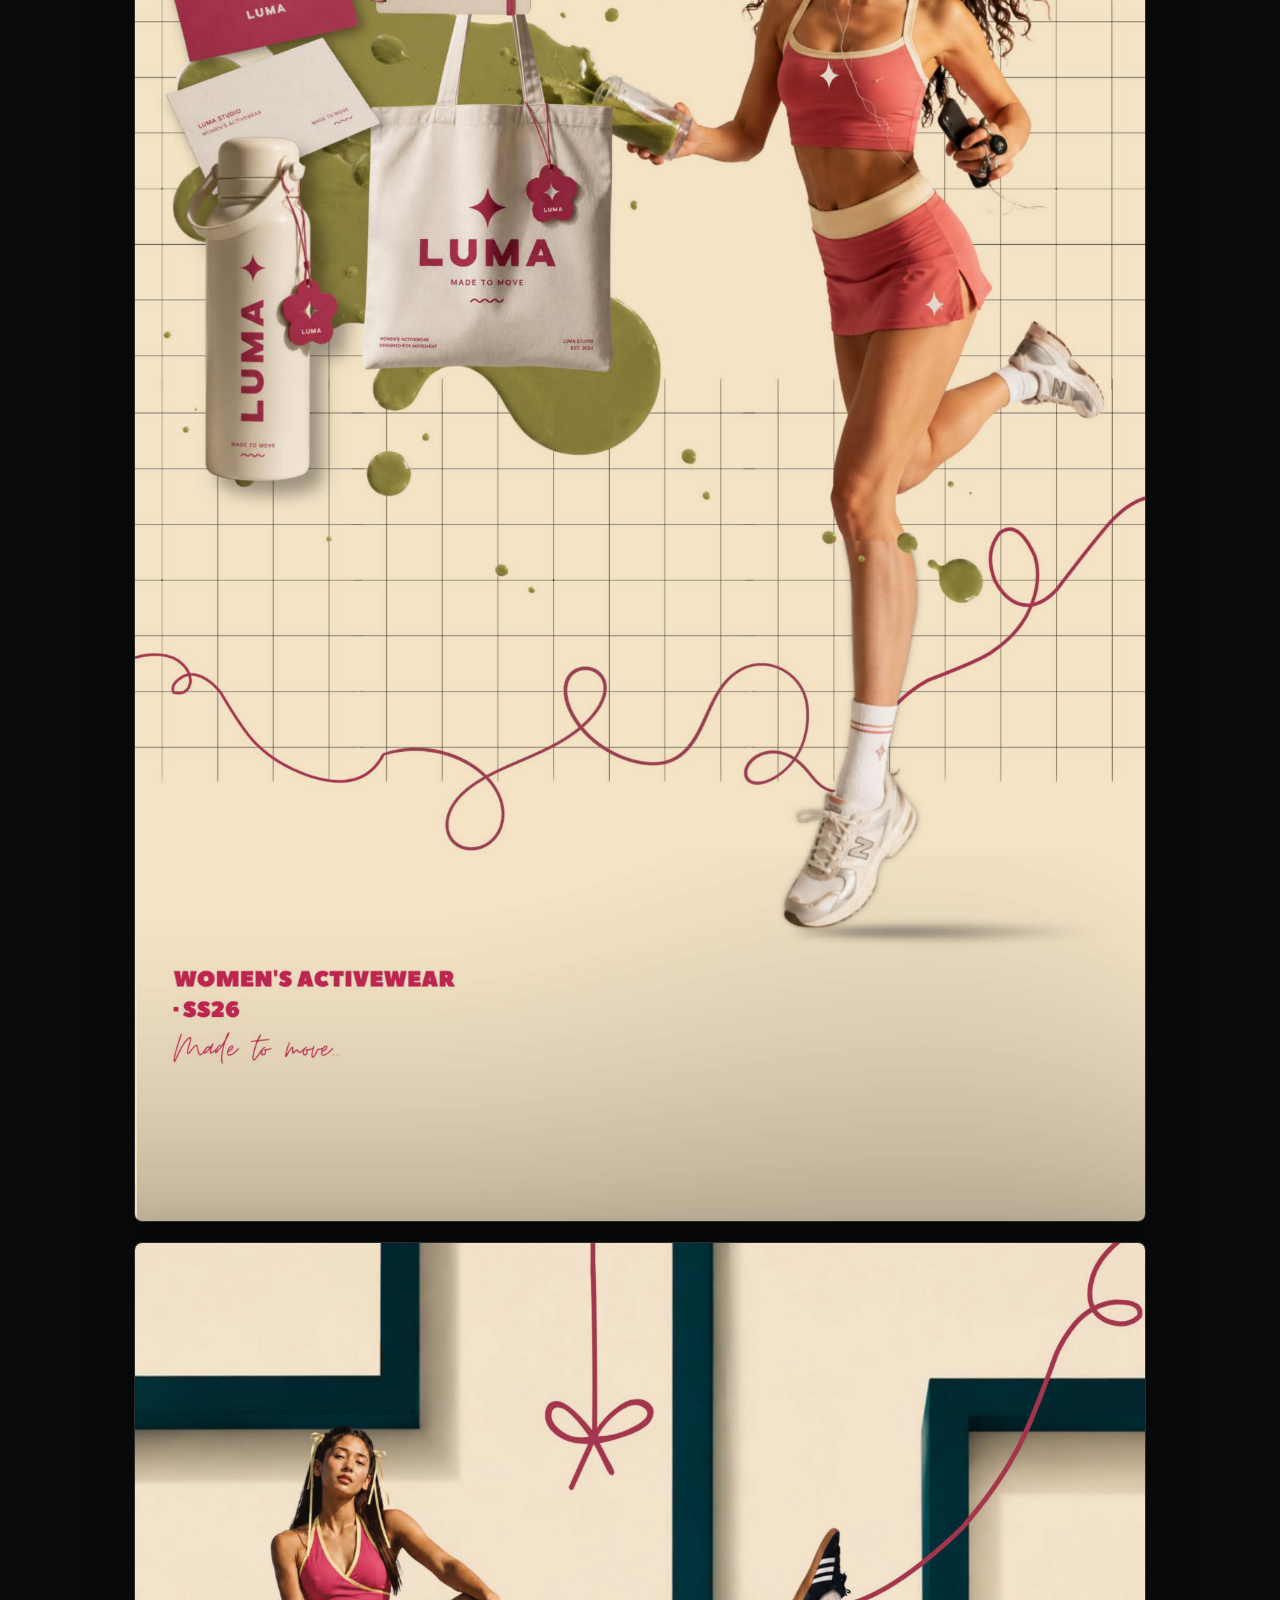
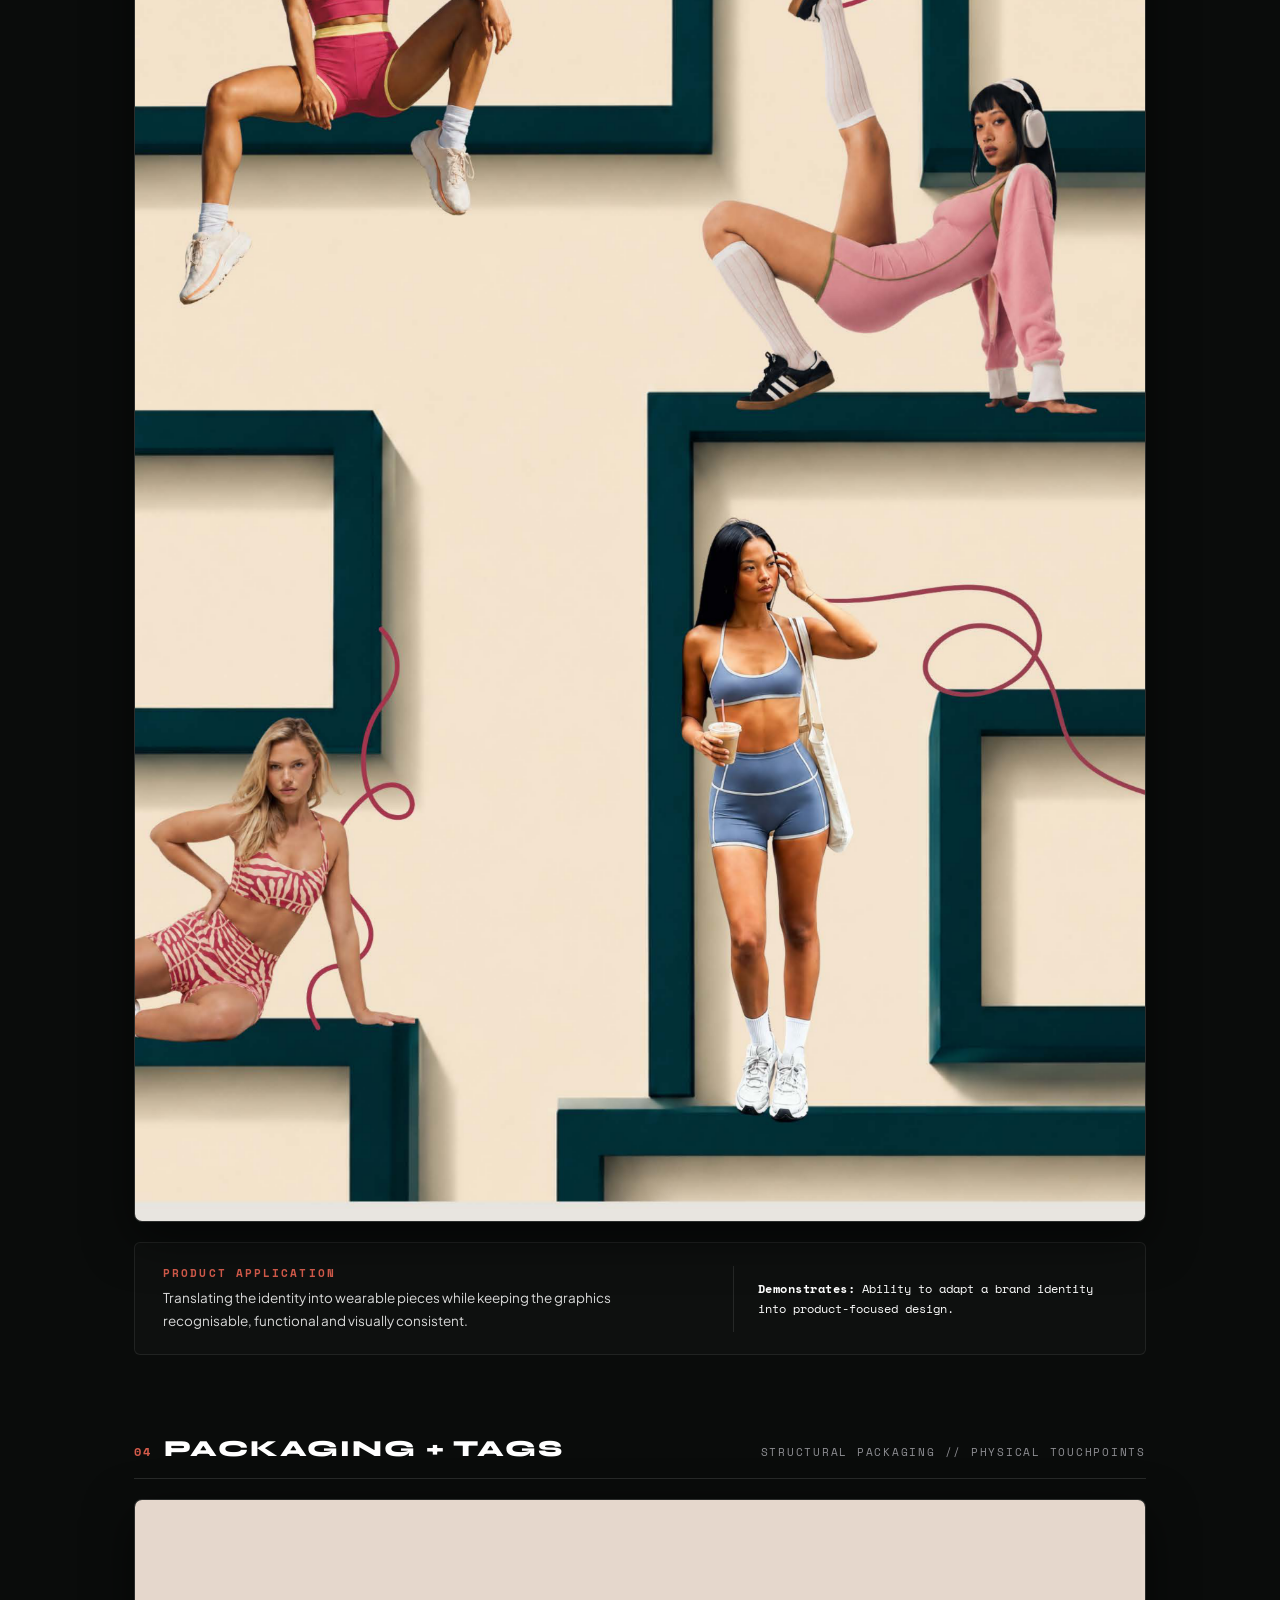
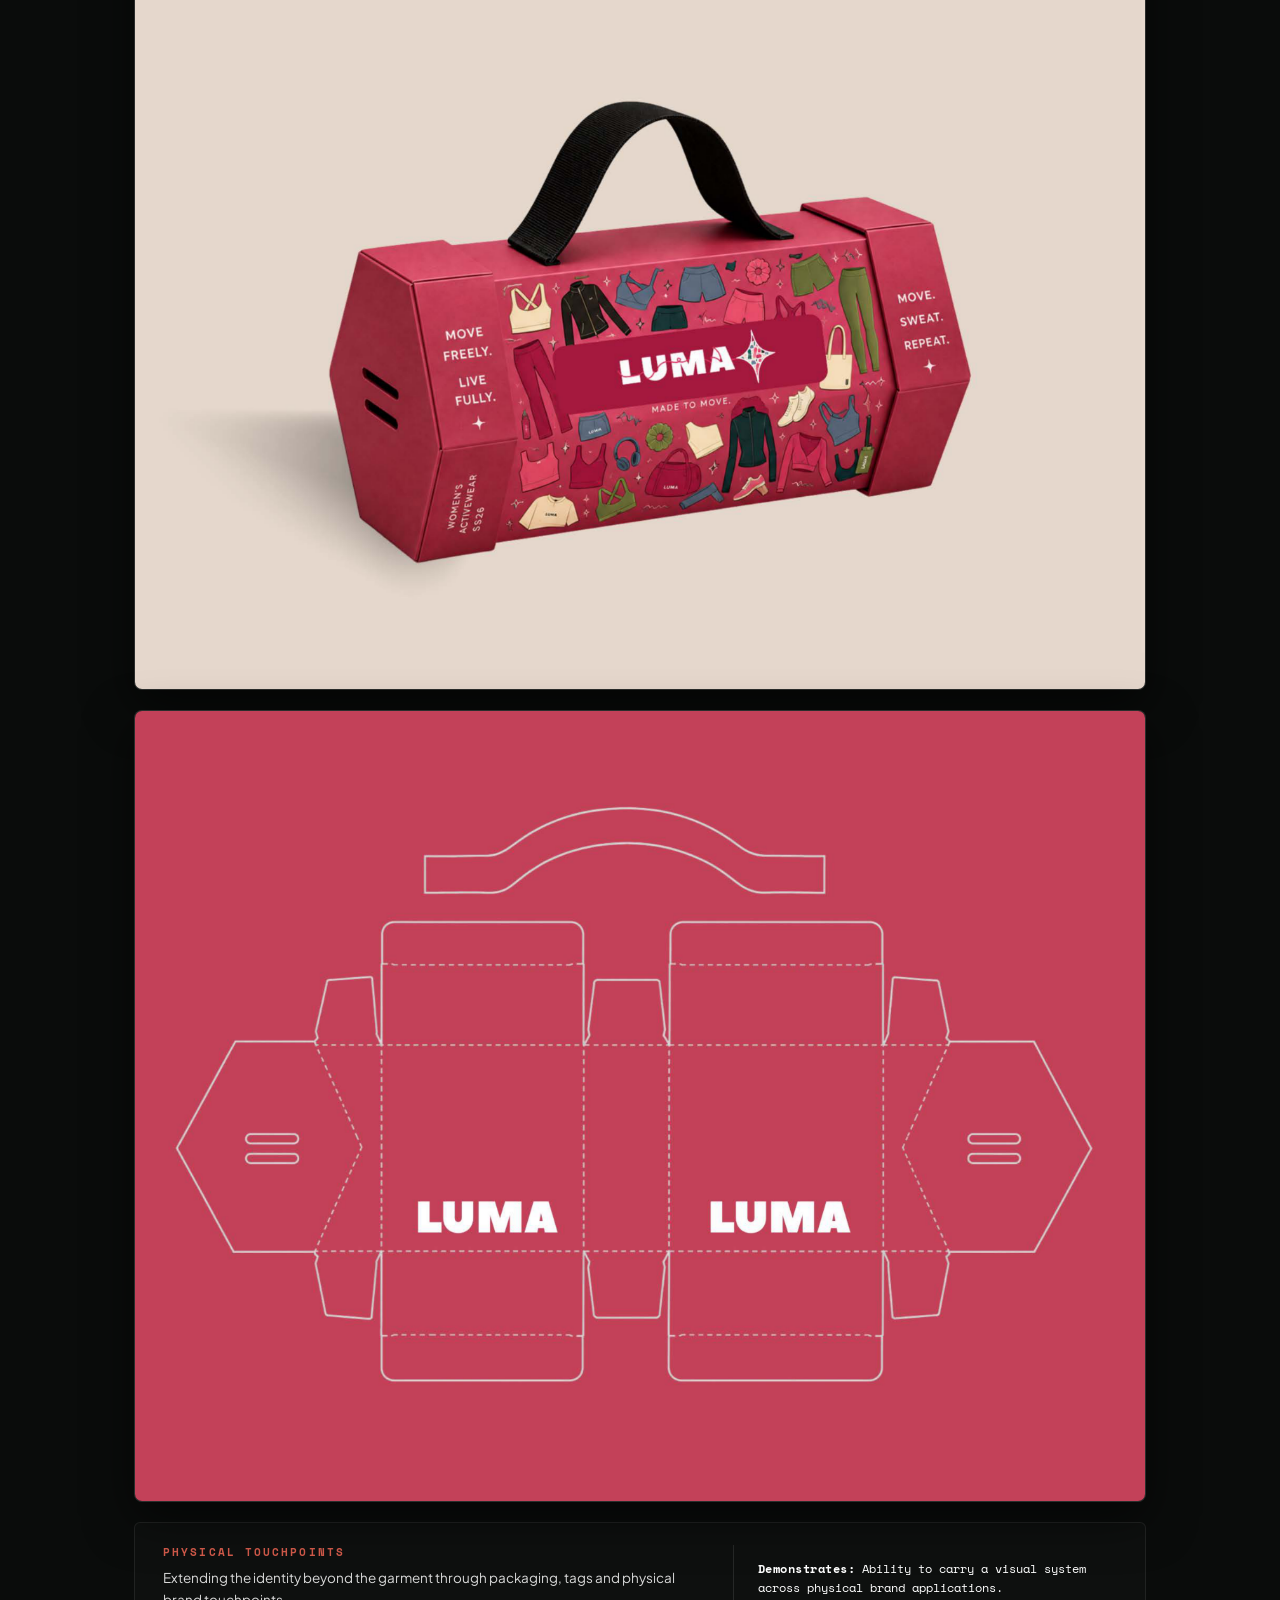
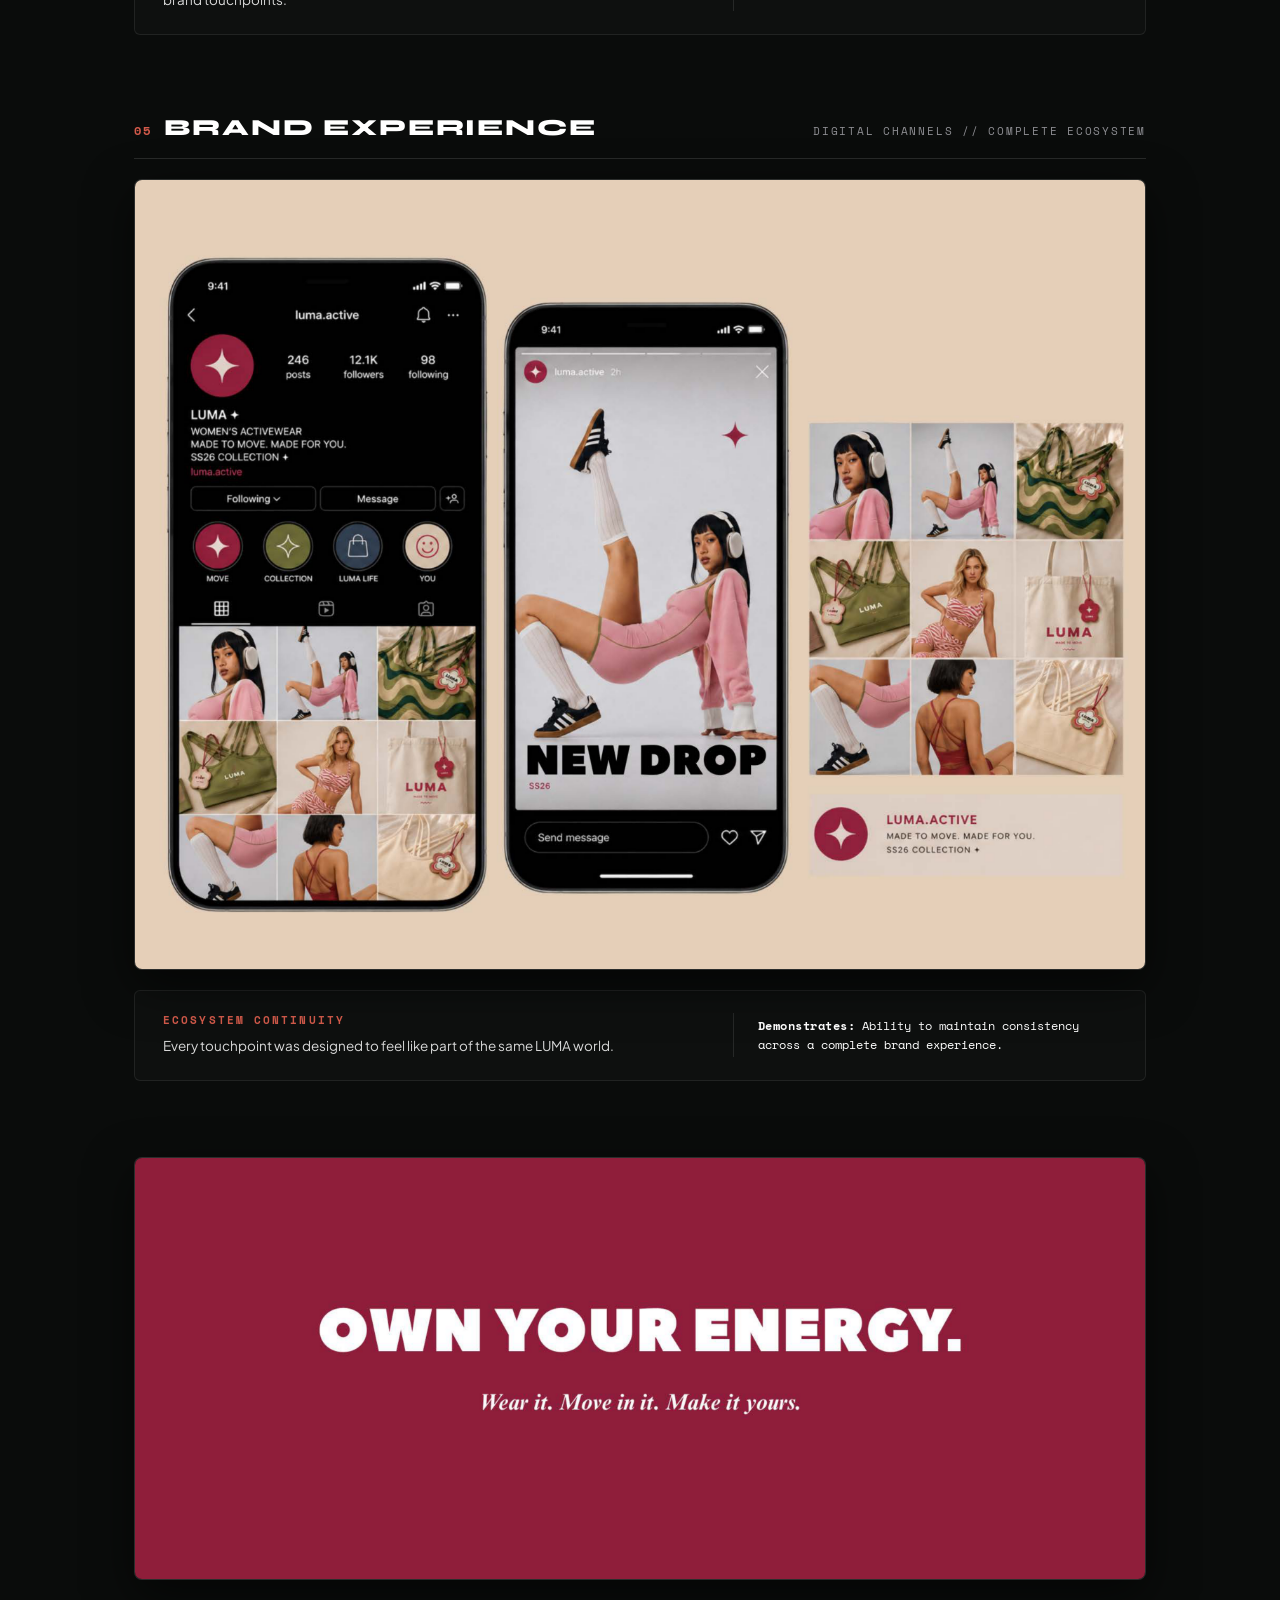
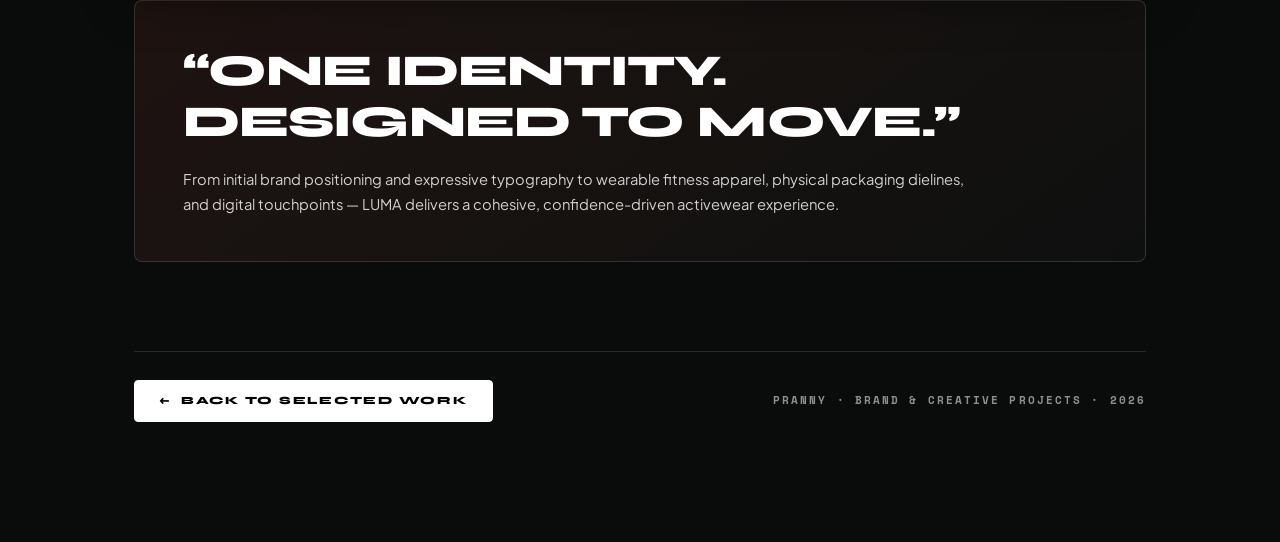
<file: luma.html>
<!DOCTYPE html>
<html lang="en">
<head>
  <meta charset="UTF-8">
  <meta name="viewport" content="width=device-width, initial-scale=1.0">
  <title>LUMA — Brand & Creative Projects</title>

  <!-- SEO & Search Metadata -->
  <meta name="title" content="LUMA — Brand & Creative Projects">
  <meta name="description" content="LUMA Concept Activewear Brand Identity & Apparel Design System case study.">

  <!-- Open Graph / Facebook / LinkedIn / WhatsApp -->
  <meta property="og:type" content="article">
  <meta property="og:url" content="https://graphic-portfolio-sand.vercel.app/luma.html">
  <meta property="og:site_name" content="Brand & Creative Projects">
  <meta property="og:title" content="LUMA — Brand & Creative Projects">
  <meta property="og:description" content="LUMA Concept Activewear Brand Identity & Apparel Design System case study.">
  <meta property="og:image" content="https://graphic-portfolio-sand.vercel.app/assets/project-covers/luma-cover.jpg">

  <!-- Twitter / X -->
  <meta name="twitter:card" content="summary_large_image">
  <meta name="twitter:title" content="LUMA — Brand & Creative Projects">
  <meta name="twitter:description" content="LUMA Concept Activewear Brand Identity & Apparel Design System case study.">
  <meta name="twitter:image" content="https://graphic-portfolio-sand.vercel.app/assets/project-covers/luma-cover.jpg">
  
  <!-- Typography -->
  <link rel="preconnect" href="https://fonts.googleapis.com">
  <link rel="preconnect" href="https://fonts.gstatic.com" crossorigin>
  <link href="https://fonts.googleapis.com/css2?family=Plus+Jakarta+Sans:wght@400;500;600;700;800&family=Space+Mono:wght@400;700&family=Syne:wght@700;800&family=Instrument+Serif:ital@0;1&display=swap" rel="stylesheet">
  
  <style>
    :root {
      --bg: #0A0C0B;
      --card-bg: #0E100F;
      --text: #FFFFFF;
      --text-muted: #8E8E93;
      --terracotta: #D45B4B;
      --raspberry: #BE2751;
      --border: rgba(255, 255, 255, 0.12);
      --font-display: "Syne", sans-serif;
      --font-sans: "Plus Jakarta Sans", sans-serif;
      --font-mono: "Space Mono", monospace;
      --font-serif: "Instrument Serif", Georgia, serif;
    }

    * {
      box-sizing: border-box;
      margin: 0;
      padding: 0;
    }

    body {
      background-color: var(--bg);
      color: var(--text);
      font-family: var(--font-sans);
      line-height: 1.5;
      -webkit-font-smoothing: antialiased;
      overflow-x: hidden;
    }

    /* Top Sticky Nav */
    .luma-nav {
      position: sticky;
      top: 0;
      z-index: 100;
      background: rgba(10, 12, 11, 0.92);
      backdrop-filter: blur(14px);
      -webkit-backdrop-filter: blur(14px);
      border-bottom: 1px solid var(--border);
      padding: 18px clamp(20px, 5vw, 64px);
      display: flex;
      justify-content: space-between;
      align-items: center;
    }

    .back-link {
      display: inline-flex;
      align-items: center;
      gap: 10px;
      color: var(--text);
      text-decoration: none;
      font-family: var(--font-display);
      font-size: 11.5px;
      font-weight: 800;
      letter-spacing: 0.16em;
      text-transform: uppercase;
      border: 1px solid rgba(255, 255, 255, 0.2);
      border-radius: 4px;
      padding: 10px 18px;
      transition: background-color 0.2s ease, border-color 0.2s ease, transform 0.2s ease, color 0.2s ease;
    }

    .back-link:hover {
      background-color: #FFFFFF;
      color: #000000;
      border-color: #FFFFFF;
      transform: translateX(-3px);
    }

    .nav-specimen {
      font-family: var(--font-mono);
      font-size: 11px;
      font-weight: 700;
      letter-spacing: 0.2em;
      color: var(--text-muted);
      text-transform: uppercase;
    }

    /* Main Container */
    .luma-container {
      max-width: 1140px;
      margin: 0 auto;
      padding: clamp(32px, 5vh, 60px) clamp(20px, 5vw, 64px) 120px;
      display: flex;
      flex-direction: column;
      gap: clamp(56px, 8.5vh, 96px);
    }

    /* Opening Hero */
    .luma-hero {
      display: flex;
      flex-direction: column;
      gap: clamp(24px, 3.5vh, 36px);
      width: 100%;
    }

    .luma-hero-meta {
      display: flex;
      align-items: center;
      gap: 16px;
      flex-wrap: wrap;
    }

    .luma-kicker {
      font-family: var(--font-mono);
      font-size: 11.5px;
      font-weight: 700;
      letter-spacing: 0.22em;
      color: var(--terracotta);
      text-transform: uppercase;
    }

    .luma-tag {
      font-family: var(--font-display);
      font-size: 10.5px;
      font-weight: 800;
      letter-spacing: 0.18em;
      color: rgba(255, 255, 255, 0.9);
      text-transform: uppercase;
      background-color: rgba(255, 255, 255, 0.08);
      border: 1px solid rgba(255, 255, 255, 0.14);
      padding: 4px 12px;
      border-radius: 4px;
    }

    .luma-title-group {
      display: flex;
      flex-direction: column;
      gap: 8px;
    }

    .luma-num {
      font-family: var(--font-mono);
      font-size: clamp(14px, 1.6vw, 20px);
      font-weight: 700;
      letter-spacing: 0.16em;
      color: var(--text-muted);
    }

    .luma-title {
      font-family: var(--font-display);
      font-size: clamp(48px, 8vw, 100px);
      font-weight: 800;
      letter-spacing: -0.035em;
      line-height: 0.9;
      color: #FFFFFF;
      text-transform: uppercase;
    }

    .luma-subheading {
      font-family: var(--font-display);
      font-size: clamp(14px, 1.5vw, 20px);
      font-weight: 800;
      letter-spacing: 0.14em;
      color: var(--terracotta);
      text-transform: uppercase;
    }

    .luma-category {
      font-family: var(--font-mono);
      font-size: clamp(10.5px, 1.05vw, 13px);
      font-weight: 400;
      letter-spacing: 0.18em;
      color: rgba(255, 255, 255, 0.65);
    }

    /* Brief Statement Box */
    .brief-intro-box {
      background: linear-gradient(145deg, rgba(212, 91, 75, 0.08), rgba(255, 255, 255, 0.02));
      border: 1px solid rgba(255, 255, 255, 0.14);
      border-left: 3px solid var(--terracotta);
      border-radius: 6px;
      padding: clamp(22px, 3vh, 32px) clamp(20px, 3vw, 32px);
      display: flex;
      flex-direction: column;
      gap: 14px;
    }

    .brief-lead {
      font-size: clamp(15px, 1.25vw, 18px);
      font-weight: 400;
      line-height: 1.6;
      color: rgba(255, 255, 255, 0.92);
    }

    .pill-row {
      display: flex;
      flex-wrap: wrap;
      gap: 10px;
    }

    .info-pill {
      font-family: var(--font-mono);
      font-size: 10.5px;
      font-weight: 700;
      letter-spacing: 0.16em;
      color: #FFFFFF;
      background-color: rgba(255, 255, 255, 0.06);
      border: 1px solid rgba(255, 255, 255, 0.14);
      padding: 5px 12px;
      border-radius: 4px;
      text-transform: uppercase;
    }

    /* Strategic Brief & Decisions Specimen Grid */
    .luma-brief-grid {
      display: grid;
      grid-template-columns: repeat(2, 1fr);
      gap: clamp(16px, 2vw, 24px);
      width: 100%;
      margin-top: 12px;
    }

    .brief-card {
      background-color: var(--card-bg);
      border: 1px solid rgba(255, 255, 255, 0.1);
      border-radius: 6px;
      padding: clamp(22px, 2.8vh, 30px) clamp(20px, 2.4vw, 28px);
      display: flex;
      flex-direction: column;
      gap: 10px;
      box-shadow: 0 4px 18px rgba(0, 0, 0, 0.3);
    }

    .brief-card-num {
      font-family: var(--font-mono);
      font-size: 10.5px;
      font-weight: 700;
      letter-spacing: 0.2em;
      color: var(--terracotta);
      text-transform: uppercase;
    }

    .brief-card-title {
      font-family: var(--font-display);
      font-size: clamp(16px, 1.5vw, 20px);
      font-weight: 800;
      letter-spacing: -0.015em;
      color: #FFFFFF;
      text-transform: uppercase;
    }

    .brief-card-text {
      font-family: var(--font-sans);
      font-size: clamp(13px, 1.05vw, 14.5px);
      font-weight: 400;
      line-height: 1.62;
      color: rgba(255, 255, 255, 0.78);
    }

    .direction-tags {
      display: flex;
      flex-wrap: wrap;
      gap: 8px;
    }

    .d-tag {
      font-family: var(--font-mono);
      font-size: 10px;
      font-weight: 700;
      letter-spacing: 0.14em;
      color: #FFFFFF;
      background: rgba(212, 91, 75, 0.18);
      border: 1px solid rgba(212, 91, 75, 0.35);
      border-radius: 4px;
      padding: 4px 10px;
    }

    @media (max-width: 768px) {
      .luma-brief-grid {
        grid-template-columns: 1fr;
      }
    }

    /* Frames & Images */
    .luma-frame {
      width: 100%;
      border-radius: 8px;
      overflow: hidden;
      border: 1px solid var(--border);
      background-color: var(--card-bg);
      box-shadow: 0 16px 48px rgba(0, 0, 0, 0.55);
      position: relative;
    }

    .luma-img {
      width: 100%;
      height: auto;
      display: block;
      object-fit: contain;
    }

    /* Section Layout */
    .luma-section {
      display: flex;
      flex-direction: column;
      gap: 20px;
      width: 100%;
    }

    .section-header-wrap {
      display: flex;
      justify-content: space-between;
      align-items: baseline;
      flex-wrap: wrap;
      gap: 12px;
      padding-bottom: 12px;
      border-bottom: 1px solid rgba(255, 255, 255, 0.12);
      width: 100%;
    }

    .section-title-wrap {
      display: flex;
      align-items: baseline;
      gap: 12px;
    }

    .section-num {
      font-family: var(--font-mono);
      font-size: 11.5px;
      font-weight: 700;
      letter-spacing: 0.18em;
      color: var(--terracotta);
    }

    .section-title {
      font-family: var(--font-display);
      font-size: clamp(16px, 1.8vw, 24px);
      font-weight: 800;
      letter-spacing: 0.08em;
      color: #FFFFFF;
      text-transform: uppercase;
    }

    .section-tag {
      font-family: var(--font-mono);
      font-size: 11px;
      letter-spacing: 0.16em;
      color: var(--text-muted);
      text-transform: uppercase;
    }

    /* Meta Grid (Editorial Description + Takeaway) */
    .luma-meta-card {
      display: grid;
      grid-template-columns: 1.4fr 1fr;
      gap: clamp(16px, 2.5vw, 32px);
      background-color: var(--card-bg);
      border: 1px solid rgba(255, 255, 255, 0.08);
      border-radius: 6px;
      padding: clamp(18px, 2.5vh, 26px) clamp(20px, 2.5vw, 28px);
    }

    .meta-desc-wrap {
      display: flex;
      flex-direction: column;
      gap: 6px;
    }

    .meta-label {
      font-family: var(--font-mono);
      font-size: 10.5px;
      font-weight: 700;
      letter-spacing: 0.2em;
      color: var(--terracotta);
      text-transform: uppercase;
    }

    .section-desc {
      font-size: clamp(13.5px, 1.05vw, 15px);
      font-weight: 400;
      line-height: 1.65;
      color: rgba(255, 255, 255, 0.84);
    }

    .meta-takeaway-wrap {
      display: flex;
      flex-direction: column;
      gap: 6px;
      border-left: 1px solid rgba(255, 255, 255, 0.1);
      padding-left: clamp(16px, 2vw, 24px);
      justify-content: center;
    }

    .section-takeaway {
      font-family: var(--font-mono);
      font-size: clamp(12px, 0.95vw, 13.5px);
      font-weight: 400;
      line-height: 1.6;
      color: #FFFFFF;
    }

    .section-takeaway strong {
      color: #FFFFFF;
      font-weight: 700;
      letter-spacing: 0.04em;
    }

    .media-stack {
      display: flex;
      flex-direction: column;
      gap: 20px;
      width: 100%;
    }

    /* Closing Block */
    .closing-block {
      background: linear-gradient(145deg, rgba(212, 91, 75, 0.1), rgba(255, 255, 255, 0.02));
      border: 1px solid rgba(255, 255, 255, 0.14);
      border-radius: 8px;
      padding: clamp(36px, 5vh, 60px) clamp(24px, 4vw, 48px);
      display: flex;
      flex-direction: column;
      gap: 20px;
      text-align: left;
    }

    .closing-motto {
      font-family: var(--font-display);
      font-size: clamp(24px, 3.5vw, 44px);
      font-weight: 800;
      letter-spacing: -0.02em;
      line-height: 1.15;
      color: #FFFFFF;
      text-transform: uppercase;
    }

    .closing-desc {
      font-size: clamp(14px, 1.15vw, 16.5px);
      font-weight: 400;
      line-height: 1.65;
      color: rgba(255, 255, 255, 0.8);
      max-width: 800px;
    }

    /* Footer */
    .luma-footer {
      display: flex;
      flex-direction: column;
      gap: 28px;
      padding-top: 12px;
      width: 100%;
    }

    .footer-rule {
      width: 100%;
      height: 1px;
      background-color: var(--border);
    }

    .footer-action-wrap {
      display: flex;
      align-items: center;
      justify-content: space-between;
      flex-wrap: wrap;
      gap: 16px;
    }

    .back-btn-bottom {
      background: #FFFFFF;
      color: #000000;
      border: 1px solid #FFFFFF;
      border-radius: 4px;
      padding: 12px 24px;
      text-decoration: none;
      display: inline-flex;
      align-items: center;
      gap: 10px;
      font-family: var(--font-display);
      font-size: 11px;
      font-weight: 800;
      letter-spacing: 0.16em;
      text-transform: uppercase;
      transition: background-color 0.2s ease, color 0.2s ease, transform 0.2s ease;
    }

    .back-btn-bottom:hover {
      background-color: transparent;
      color: #FFFFFF;
      transform: translateX(-3px);
    }

    .footer-tag {
      font-family: var(--font-mono);
      font-size: 10.5px;
      font-weight: 700;
      letter-spacing: 0.2em;
      color: var(--text-muted);
      text-transform: uppercase;
    }

    @media (max-width: 860px) {
      .luma-meta-card {
        grid-template-columns: 1fr;
      }

      .meta-takeaway-wrap {
        border-left: none;
        border-top: 1px solid rgba(255, 255, 255, 0.1);
        padding-left: 0;
        padding-top: 14px;
      }

      .footer-action-wrap {
        flex-direction: column;
        align-items: flex-start;
      }
    }
  </style>
  <link rel="stylesheet" href="css/view-scale.css">
</head>
<body>

  <!-- Top Sticky Navigation -->
  <nav class="luma-nav" aria-label="Case Study Navigation">
    <a href="index.html#work" class="back-link">
      <span aria-hidden="true">←</span>
      <span>BACK TO WORK</span>
    </a>
    <span class="nav-specimen">PROJECT 01 // LUMA</span>
  </nav>

  <main class="luma-container">

    <!-- HERO SECTION -->
    <header class="luma-hero">
      <div class="luma-hero-meta">
        <span class="luma-kicker">[ CASE STUDY 01 // CONCEPT PROJECT ]</span>
        <span class="luma-tag">CONCEPT BRAND IDENTITY & APPAREL SYSTEM</span>
      </div>

      <div class="luma-title-group">
        <span class="luma-num">01</span>
        <h1 class="luma-title">LUMA</h1>
        <p class="luma-subheading">CONCEPT BRAND IDENTITY + APPAREL DESIGN</p>
        <p class="luma-category">Self-Initiated Concept Project · Women's Activewear · Brand Identity & Design System</p>
      </div>

      <!-- Hero Description & Info Row -->
      <div class="brief-intro-box">
        <p class="brief-lead">“A self-initiated fitnesswear concept built around confidence, movement, and expressive everyday style. Developed to explore how vibrant brand identity, structured packaging, and multi-channel storytelling can break category predictability in women's athletic apparel.”</p>
        <div class="pill-row">
          <span class="info-pill">CONCEPT PROJECT</span>
          <span class="info-pill">BRAND IDENTITY</span>
          <span class="info-pill">APPAREL DESIGN</span>
          <span class="info-pill">PACKAGING DIELINES</span>
          <span class="info-pill">CAMPAIGN ART DIRECTION</span>
        </div>
      </div>

      <!-- Hero Visual (luma-01.png) -->
      <figure class="luma-frame">
        <img src="assets/luma-01.png" alt="LUMA Brand Identity and Apparel Hero Visual" class="luma-img" loading="eager">
      </figure>

      <!-- STRATEGIC BRIEF & DESIGN RATIONALE GRID -->
      <div class="luma-brief-grid" aria-label="Project Brief, Rationale, and Strategic Objectives">
        <div class="brief-card">
          <span class="brief-card-num">01 // THE IDEA</span>
          <h3 class="brief-card-title">FEEL GOOD, MOVE FREE</h3>
          <p class="brief-card-text">LUMA was conceived as a women's performance wear concept around the belief that feeling energized in what you wear directly impacts how you move and show up.</p>
        </div>

        <div class="brief-card">
          <span class="brief-card-num">02 // THE CHALLENGE</span>
          <h3 class="brief-card-title">BREAKING PREDICTABILITY</h3>
          <p class="brief-card-text">Women's athletic wear is heavily crowded with minimal, muted, monochrome identities. The challenge was designing a system that feels expressive and feminine without sacrificing technical authority.</p>
        </div>

        <div class="brief-card">
          <span class="brief-card-num">03 // THE OBJECTIVE</span>
          <h3 class="brief-card-title">DISTINCTIVE BRAND SYSTEM</h3>
          <p class="brief-card-text">Build a complete, scalable brand architecture—balancing technical performance, comfort, and bold self-expression through color, silhouette, and playful graphic accents.</p>
        </div>

        <div class="brief-card brief-card-direction">
          <span class="brief-card-num">04 // CREATIVE DIRECTION</span>
          <div class="direction-tags">
            <span class="d-tag">BRIGHT</span>
            <span class="d-tag">ENERGETIC</span>
            <span class="d-tag">CONFIDENT</span>
            <span class="d-tag">PLAYFUL</span>
          </div>
        </div>

        <div class="brief-card">
          <span class="brief-card-num">05 // INTENDED AUDIENCE</span>
          <h3 class="brief-card-title">EMPOWERED & ACTIVE</h3>
          <p class="brief-card-text">Geared toward active women who value intentional lifestyle design. They look for activewear that transitions smoothly from high-intensity training to casual city living, rejecting sterile gym aesthetics.</p>
        </div>

        <div class="brief-card">
          <span class="brief-card-num">06 // DESIGN RATIONALE</span>
          <h3 class="brief-card-title">STRATEGIC DECISIONS</h3>
          <p class="brief-card-text">Warm terracotta and energizing coral hues were chosen to evoke warmth and empowerment. Clean modern typography ensures legibility on garments and packaging, while energetic layout rhythms fuel social engagement.</p>
        </div>
      </div>
    </header>

    <!-- 01 — THE BRAND -->
    <section class="luma-section">
      <div class="section-header-wrap">
        <div class="section-title-wrap">
          <span class="section-num">01</span>
          <h2 class="section-title">THE BRAND</h2>
        </div>
        <span class="section-tag">CORE CONCEPT // CREATIVE DIRECTION</span>
      </div>

      <!-- Identity Visuals (luma-02.png & luma-03.png) -->
      <div class="media-stack">
        <figure class="luma-frame">
          <img src="assets/luma-02.png" alt="LUMA Brand Overview and Executive Summary" class="luma-img" loading="lazy">
        </figure>
        <figure class="luma-frame">
          <img src="assets/luma-03.png" alt="LUMA Moodboard and Creative Direction" class="luma-img" loading="lazy">
        </figure>
      </div>

      <!-- Editorial Card -->
      <div class="luma-meta-card">
        <div class="meta-desc-wrap">
          <span class="meta-label">BRAND PREMISE</span>
          <p class="section-desc">LUMA is a women's fitnesswear concept created to make workout clothing feel confident, expressive and visually distinctive.</p>
        </div>
        <div class="meta-takeaway-wrap">
          <p class="section-takeaway"><strong>Demonstrates:</strong> Ability to build a visual identity around a defined audience and brand personality.</p>
        </div>
      </div>
    </section>

    <!-- 02 — VISUAL IDENTITY -->
    <section class="luma-section">
      <div class="section-header-wrap">
        <div class="section-title-wrap">
          <span class="section-num">02</span>
          <h2 class="section-title">VISUAL IDENTITY</h2>
        </div>
        <span class="section-tag">LOGO // TYPOGRAPHY // COLOUR SYSTEM</span>
      </div>

      <!-- Visuals (luma-04.png, luma-05.png, luma-06.png) -->
      <div class="media-stack">
        <figure class="luma-frame">
          <img src="assets/luma-04.png" alt="LUMA Primary Logo and Wordmark" class="luma-img" loading="lazy">
        </figure>
        <figure class="luma-frame">
          <img src="assets/luma-05.png" alt="LUMA Logo and Identity System" class="luma-img" loading="lazy">
        </figure>
        <figure class="luma-frame">
          <img src="assets/luma-06.png" alt="LUMA Colour Palette and Typography Architecture" class="luma-img" loading="lazy">
        </figure>
      </div>

      <!-- Editorial Card -->
      <div class="luma-meta-card">
        <div class="meta-desc-wrap">
          <span class="meta-label">DESIGN SYSTEM</span>
          <p class="section-desc">The identity combines energetic colour, clean typography and playful graphic details to create a system that feels confident without becoming overly loud.</p>
        </div>
        <div class="meta-takeaway-wrap">
          <p class="section-takeaway"><strong>Demonstrates:</strong> Ability to create a consistent visual language across multiple brand elements.</p>
        </div>
      </div>
    </section>

    <!-- 03 — APPAREL -->
    <section class="luma-section">
      <div class="section-header-wrap">
        <div class="section-title-wrap">
          <span class="section-num">03</span>
          <h2 class="section-title">APPAREL DESIGN</h2>
        </div>
        <span class="section-tag">GARMENT APPLICATION // ART DIRECTION</span>
      </div>

      <!-- Visuals (luma-07.png, luma-08.png) -->
      <div class="media-stack">
        <figure class="luma-frame">
          <img src="assets/luma-07.png" alt="LUMA Campaign and Apparel Application" class="luma-img" loading="lazy">
        </figure>
        <figure class="luma-frame">
          <img src="assets/luma-08.png" alt="LUMA Campaign Photography and Art Direction" class="luma-img" loading="lazy">
        </figure>
      </div>

      <!-- Editorial Card -->
      <div class="luma-meta-card">
        <div class="meta-desc-wrap">
          <span class="meta-label">PRODUCT APPLICATION</span>
          <p class="section-desc">Translating the identity into wearable pieces while keeping the graphics recognisable, functional and visually consistent.</p>
        </div>
        <div class="meta-takeaway-wrap">
          <p class="section-takeaway"><strong>Demonstrates:</strong> Ability to adapt a brand identity into product-focused design.</p>
        </div>
      </div>
    </section>

    <!-- 04 — PACKAGING + TAGS -->
    <section class="luma-section">
      <div class="section-header-wrap">
        <div class="section-title-wrap">
          <span class="section-num">04</span>
          <h2 class="section-title">PACKAGING + TAGS</h2>
        </div>
        <span class="section-tag">STRUCTURAL PACKAGING // PHYSICAL TOUCHPOINTS</span>
      </div>

      <!-- Visuals (luma-09.png, luma-10.png) -->
      <div class="media-stack">
        <figure class="luma-frame">
          <img src="assets/luma-09.png" alt="LUMA Packaging Design, Labels and Hangtags" class="luma-img" loading="lazy">
        </figure>
        <figure class="luma-frame">
          <img src="assets/luma-10.png" alt="LUMA Structural Packaging and Dieline Specifications" class="luma-img" loading="lazy">
        </figure>
      </div>

      <!-- Editorial Card -->
      <div class="luma-meta-card">
        <div class="meta-desc-wrap">
          <span class="meta-label">PHYSICAL TOUCHPOINTS</span>
          <p class="section-desc">Extending the identity beyond the garment through packaging, tags and physical brand touchpoints.</p>
        </div>
        <div class="meta-takeaway-wrap">
          <p class="section-takeaway"><strong>Demonstrates:</strong> Ability to carry a visual system across physical brand applications.</p>
        </div>
      </div>
    </section>

    <!-- 05 — BRAND EXPERIENCE -->
    <section class="luma-section">
      <div class="section-header-wrap">
        <div class="section-title-wrap">
          <span class="section-num">05</span>
          <h2 class="section-title">BRAND EXPERIENCE</h2>
        </div>
        <span class="section-tag">DIGITAL CHANNELS // COMPLETE ECOSYSTEM</span>
      </div>

      <!-- Visual (luma-11.png) -->
      <figure class="luma-frame">
        <img src="assets/luma-11.png" alt="LUMA Social Media Channels and Complete Brand Experience" class="luma-img" loading="lazy">
      </figure>

      <!-- Editorial Card -->
      <div class="luma-meta-card">
        <div class="meta-desc-wrap">
          <span class="meta-label">ECOSYSTEM CONTINUITY</span>
          <p class="section-desc">Every touchpoint was designed to feel like part of the same LUMA world.</p>
        </div>
        <div class="meta-takeaway-wrap">
          <p class="section-takeaway"><strong>Demonstrates:</strong> Ability to maintain consistency across a complete brand experience.</p>
        </div>
      </div>
    </section>

    <!-- CLOSING STATEMENT & VISUAL -->
    <section class="luma-section">
      <figure class="luma-frame">
        <img src="assets/luma-12.png" alt="LUMA Closing Brand Visual" class="luma-img" loading="lazy">
      </figure>

      <div class="closing-block">
        <h3 class="closing-motto">“One identity. Designed to move.”</h3>
        <p class="closing-desc">From initial brand positioning and expressive typography to wearable fitness apparel, physical packaging dielines, and digital touchpoints — LUMA delivers a cohesive, confidence-driven activewear experience.</p>
      </div>
    </section>

    <!-- CLOSING & PORTFOLIO NAVIGATION -->
    <footer class="luma-footer">
      <div class="footer-rule"></div>
      <div class="footer-action-wrap">
        <a href="index.html#work" class="back-btn-bottom">
          <span aria-hidden="true">←</span>
          <span>BACK TO SELECTED WORK</span>
        </a>
        <span class="footer-tag">PRANNY · BRAND & CREATIVE PROJECTS · 2026</span>
      </div>
    </footer>

  </main>

  <script src="js/view-scale.js"></script>
</body>
</html>
</file>
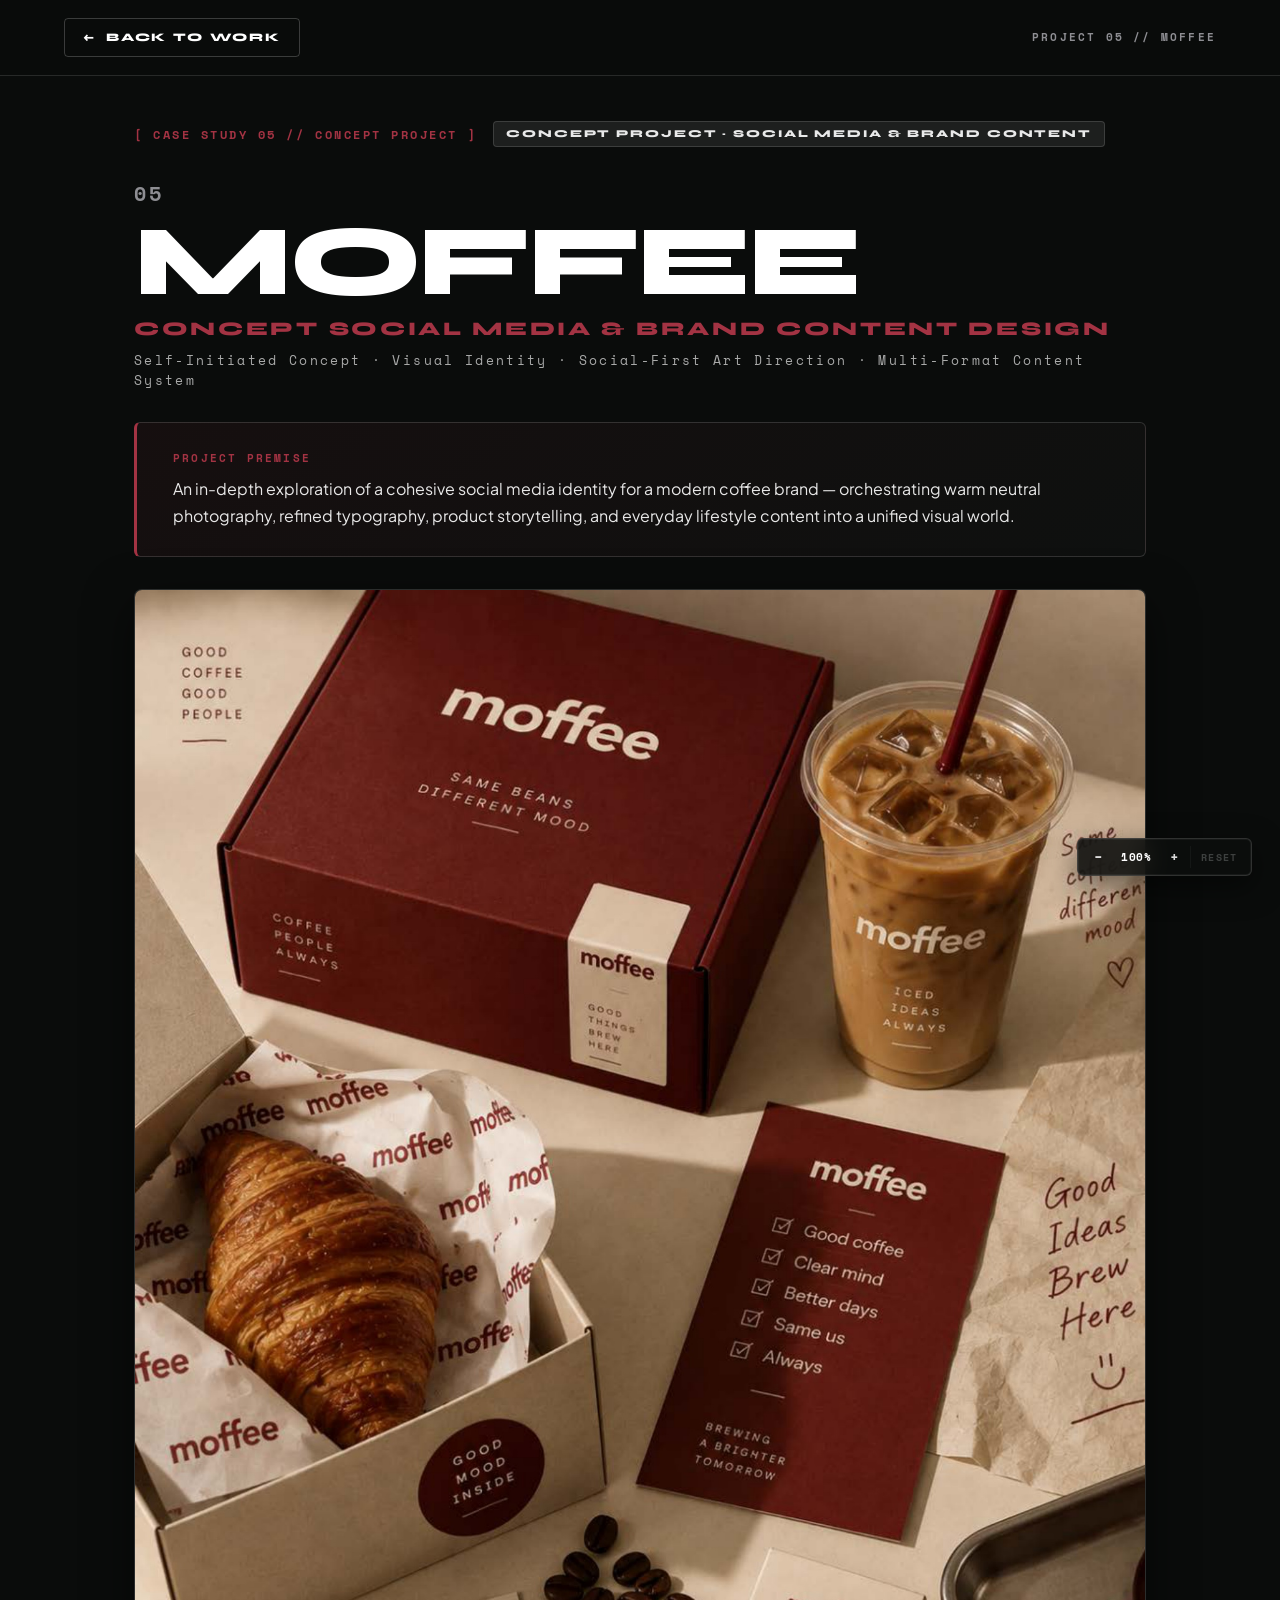
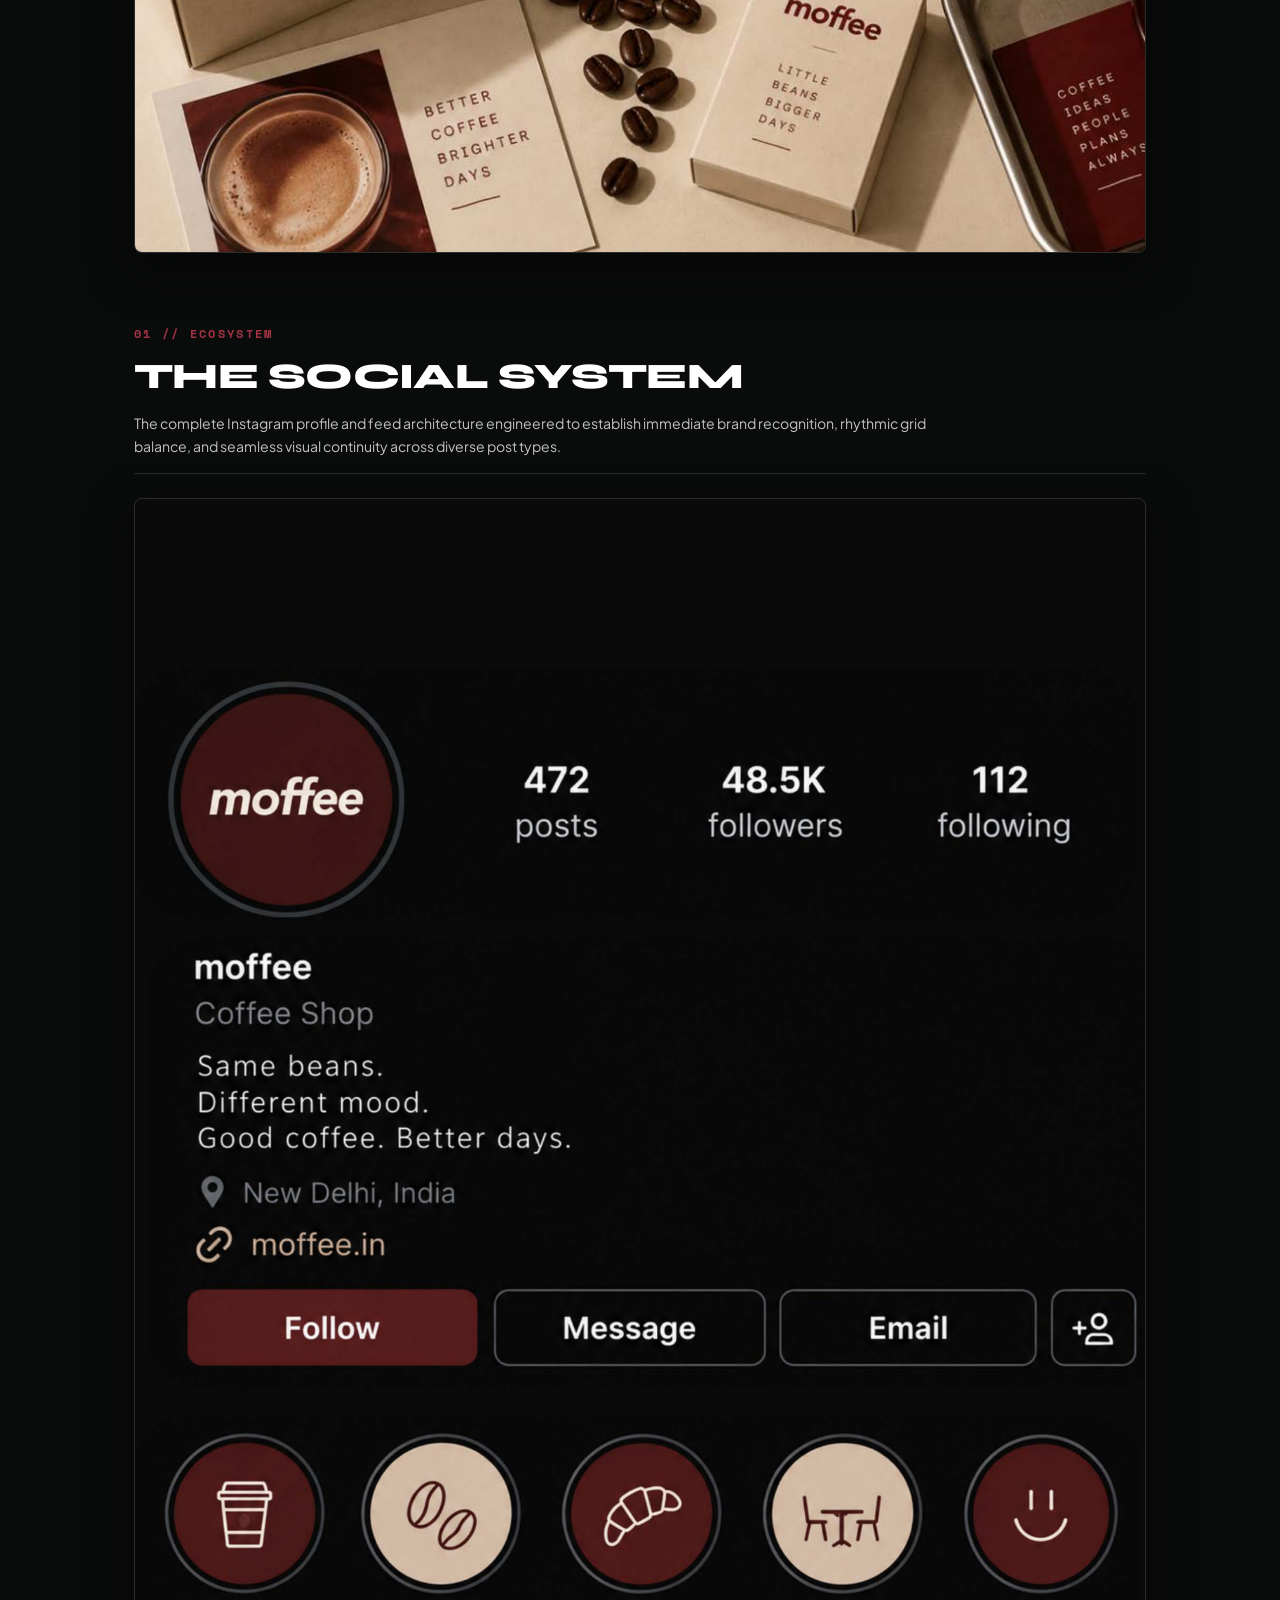
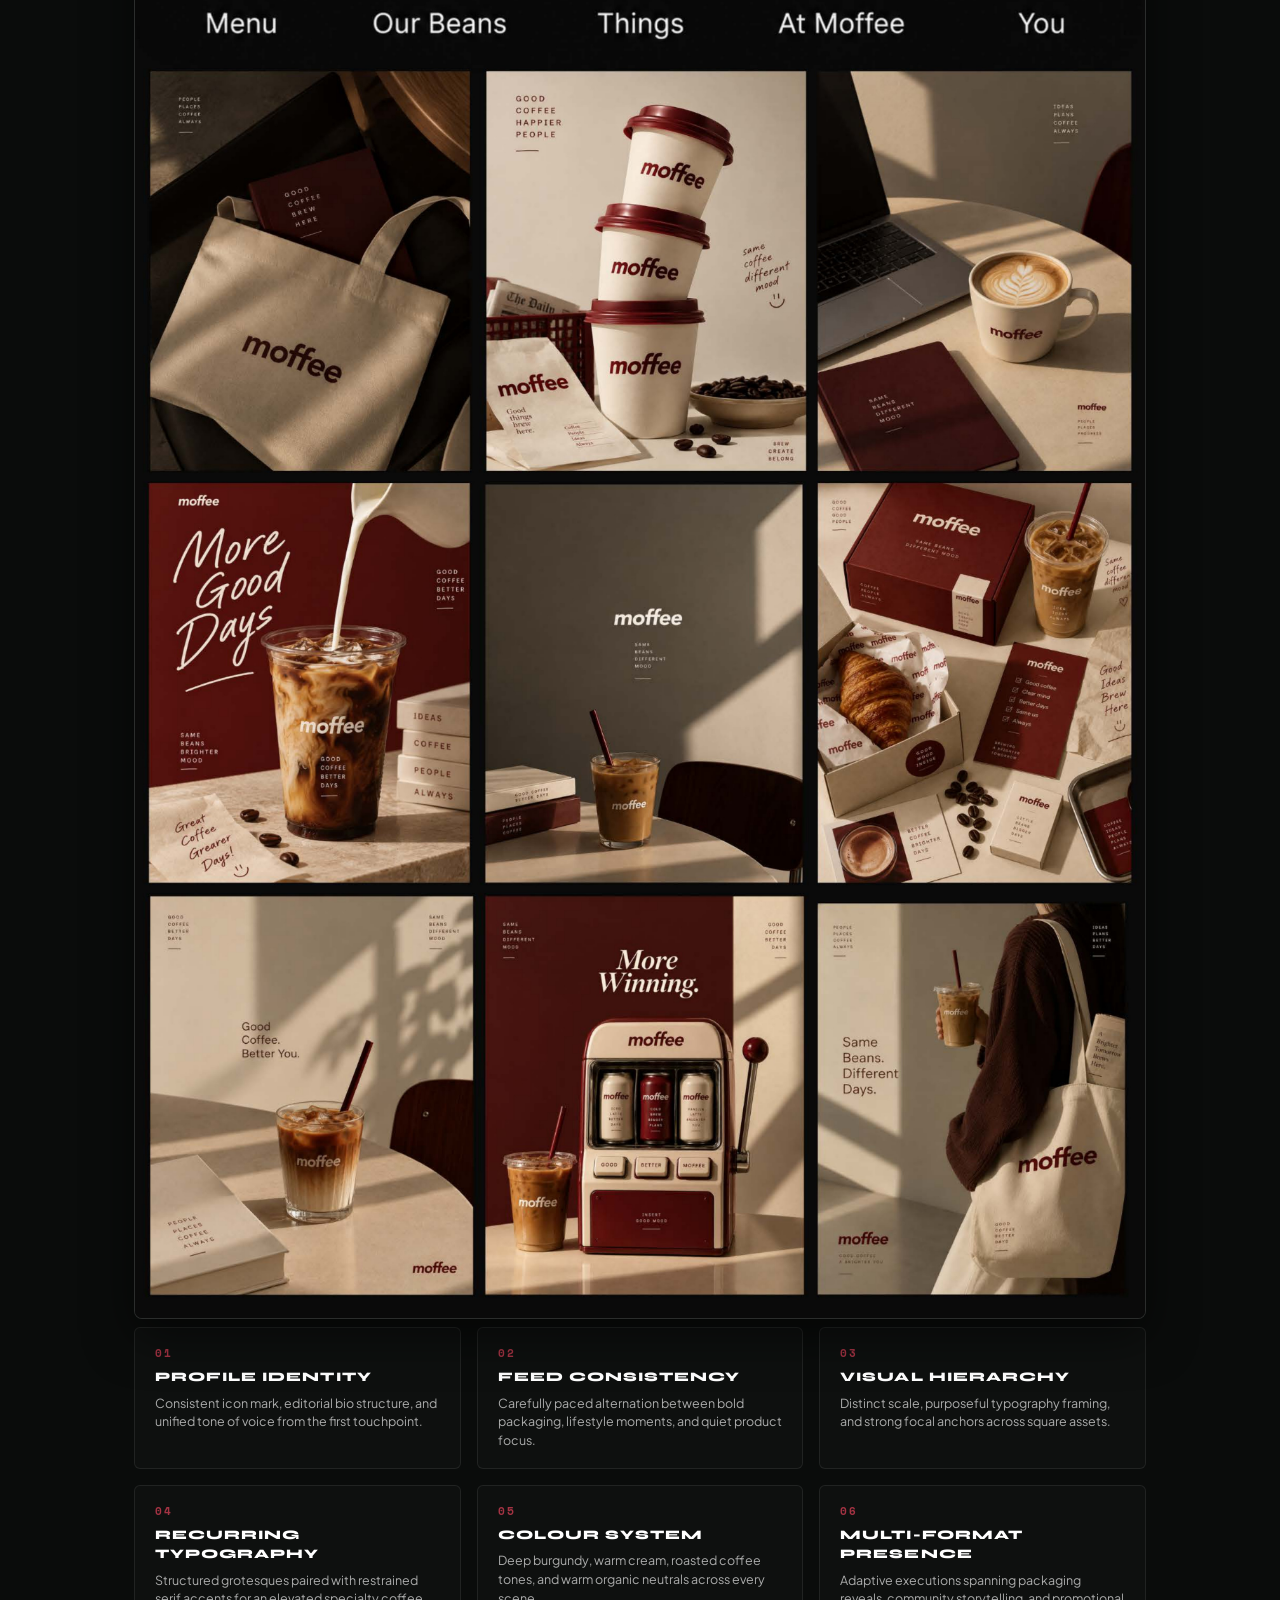
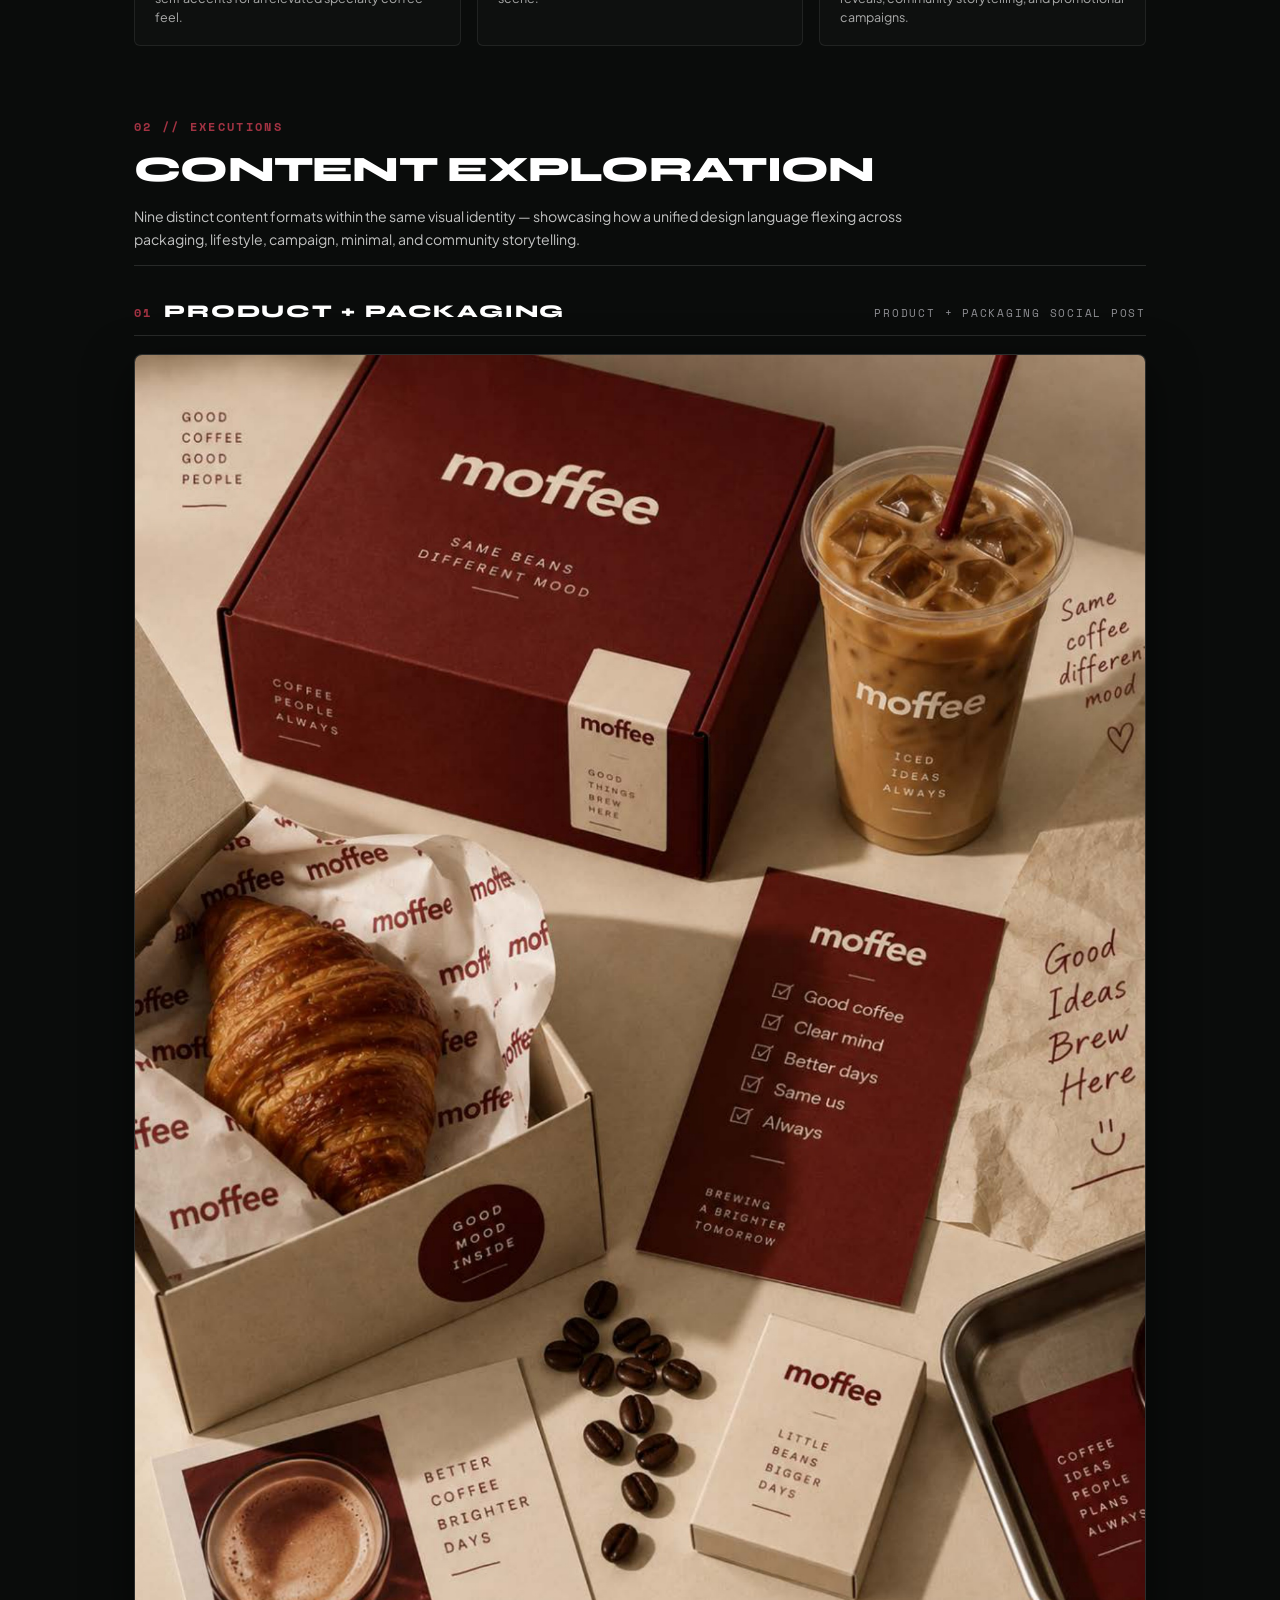
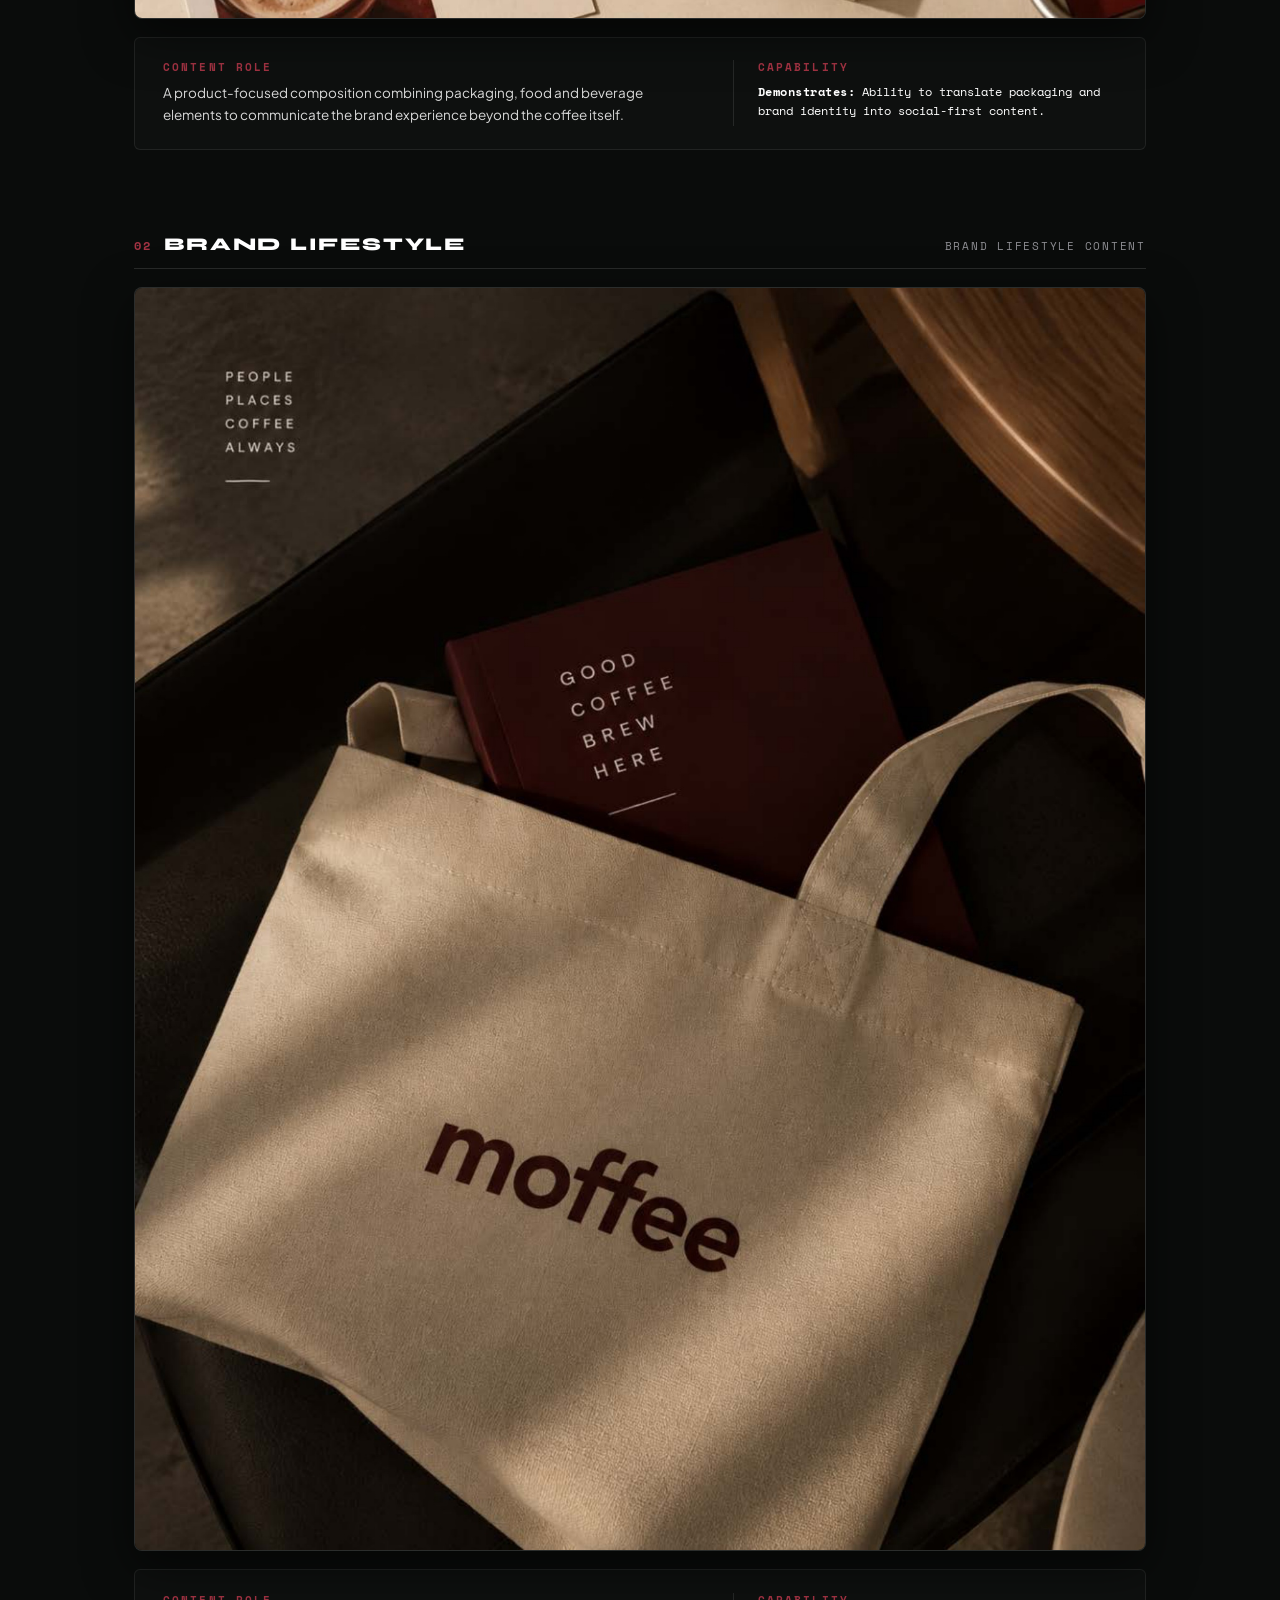
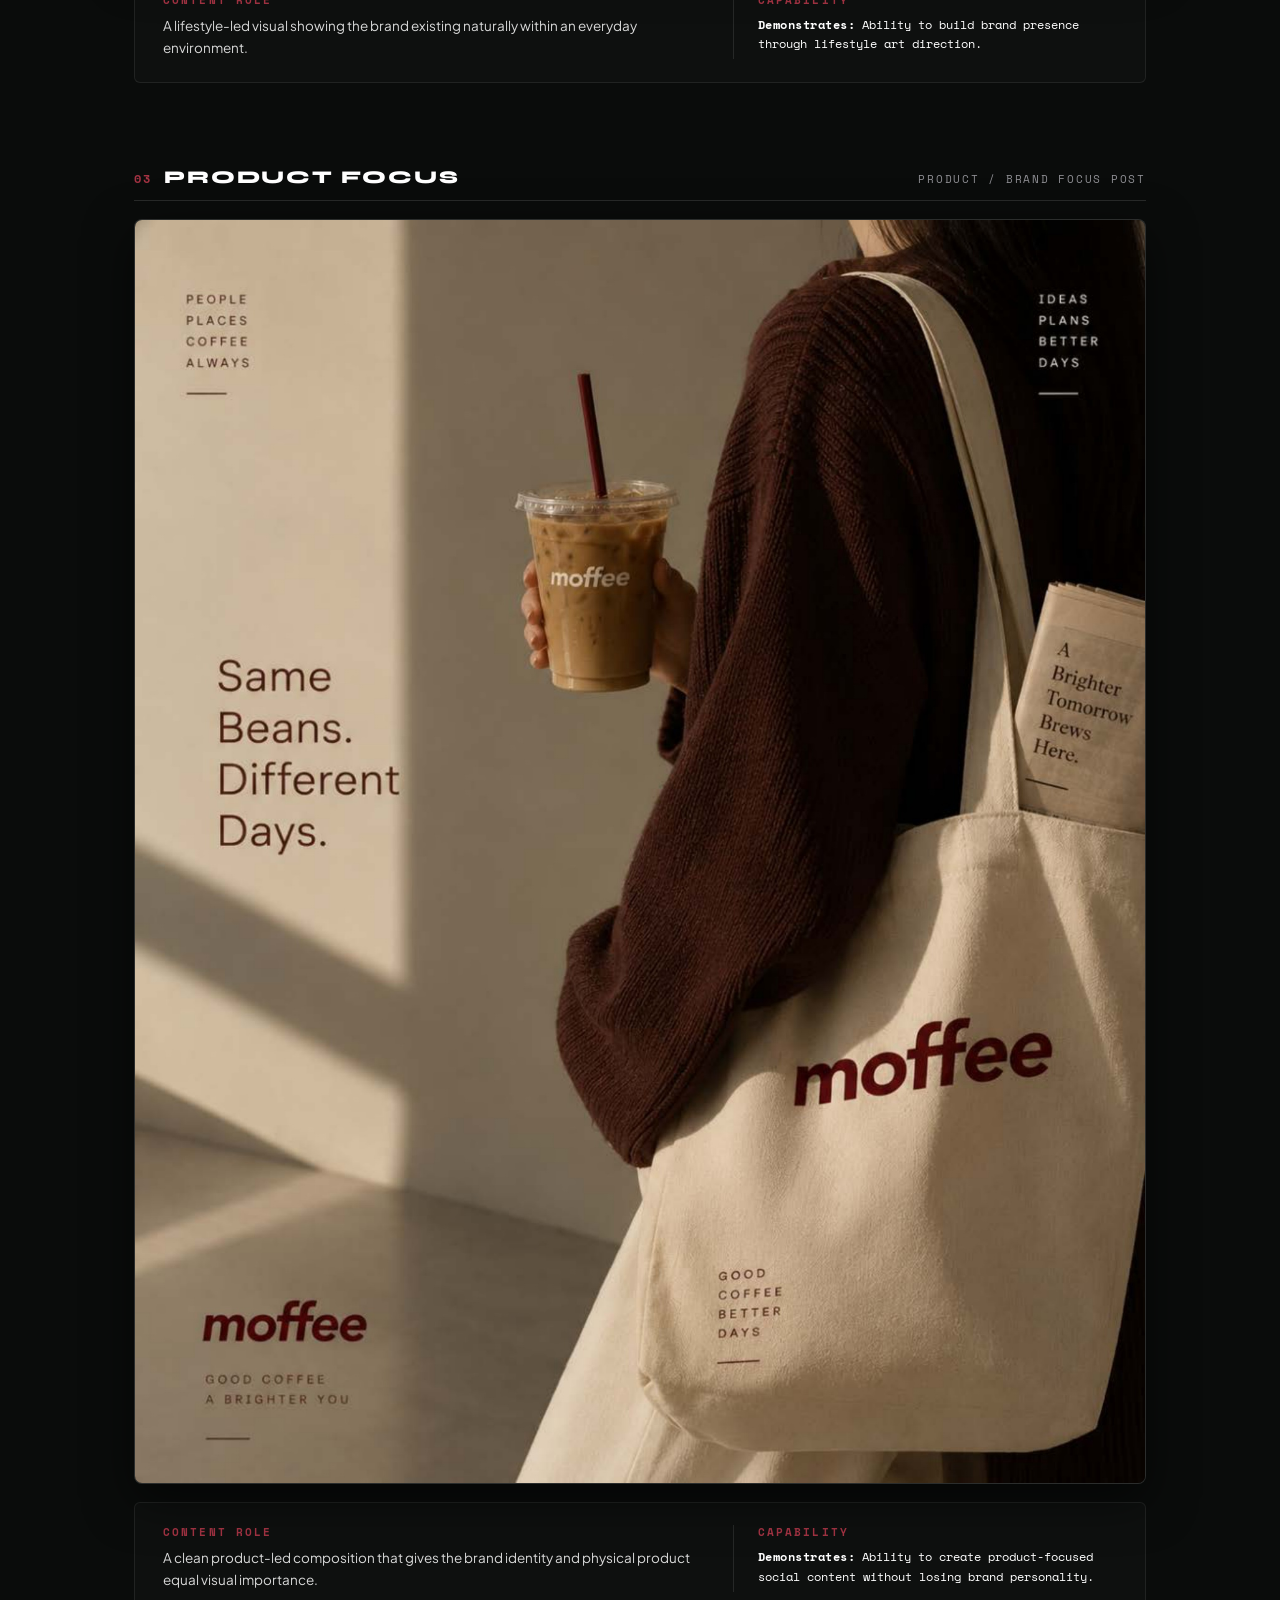
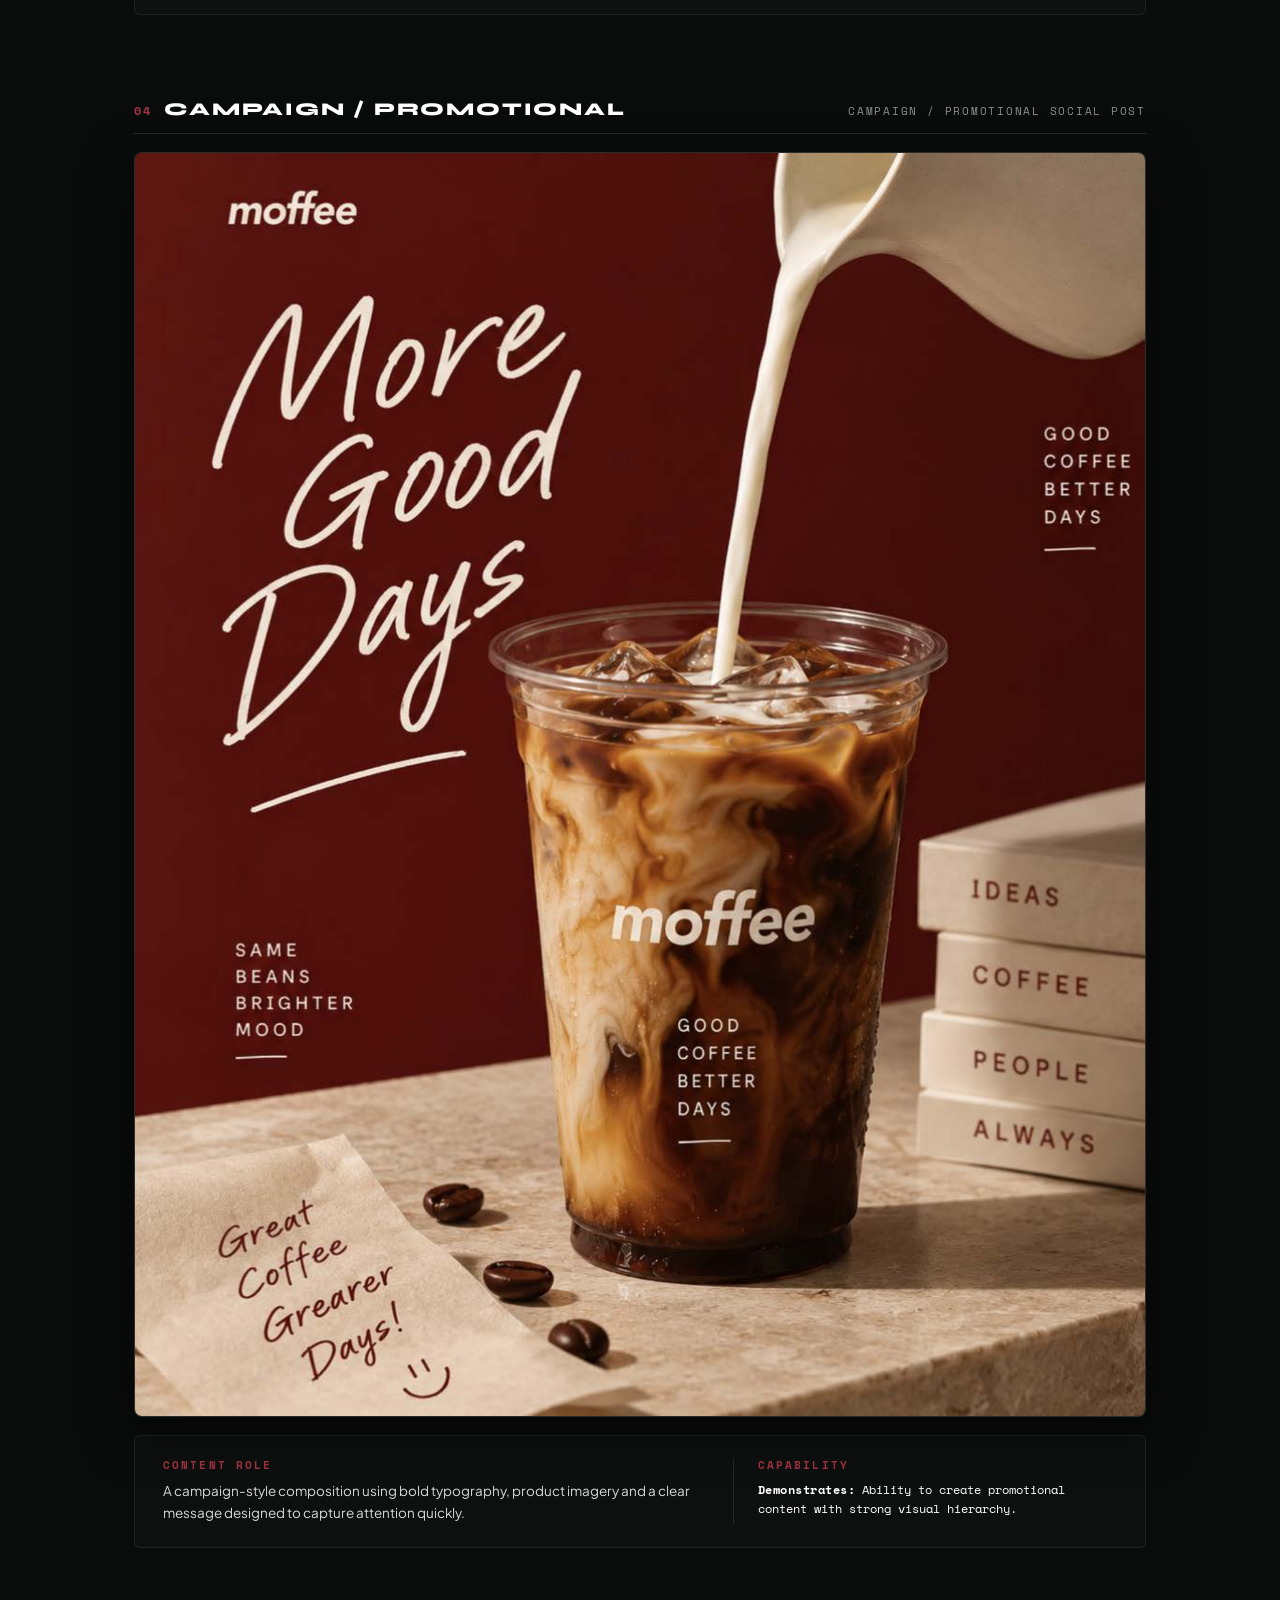
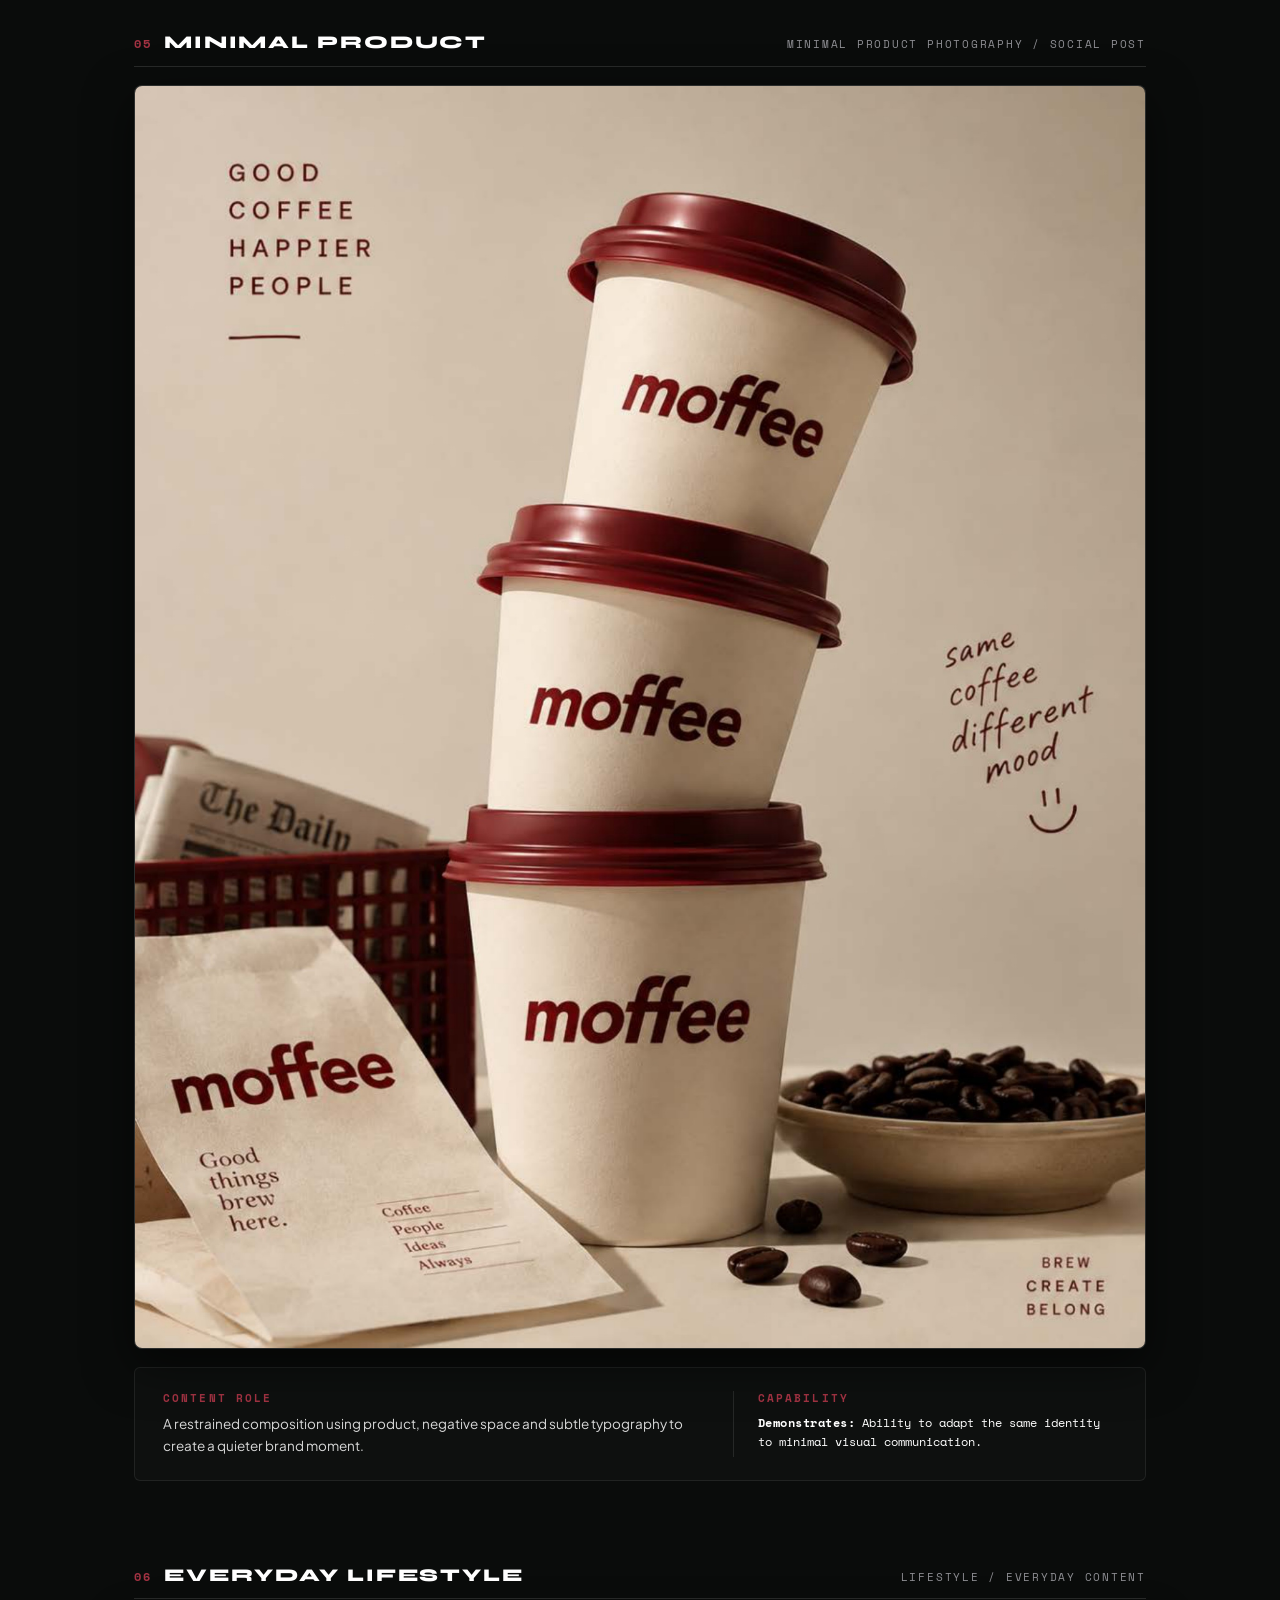
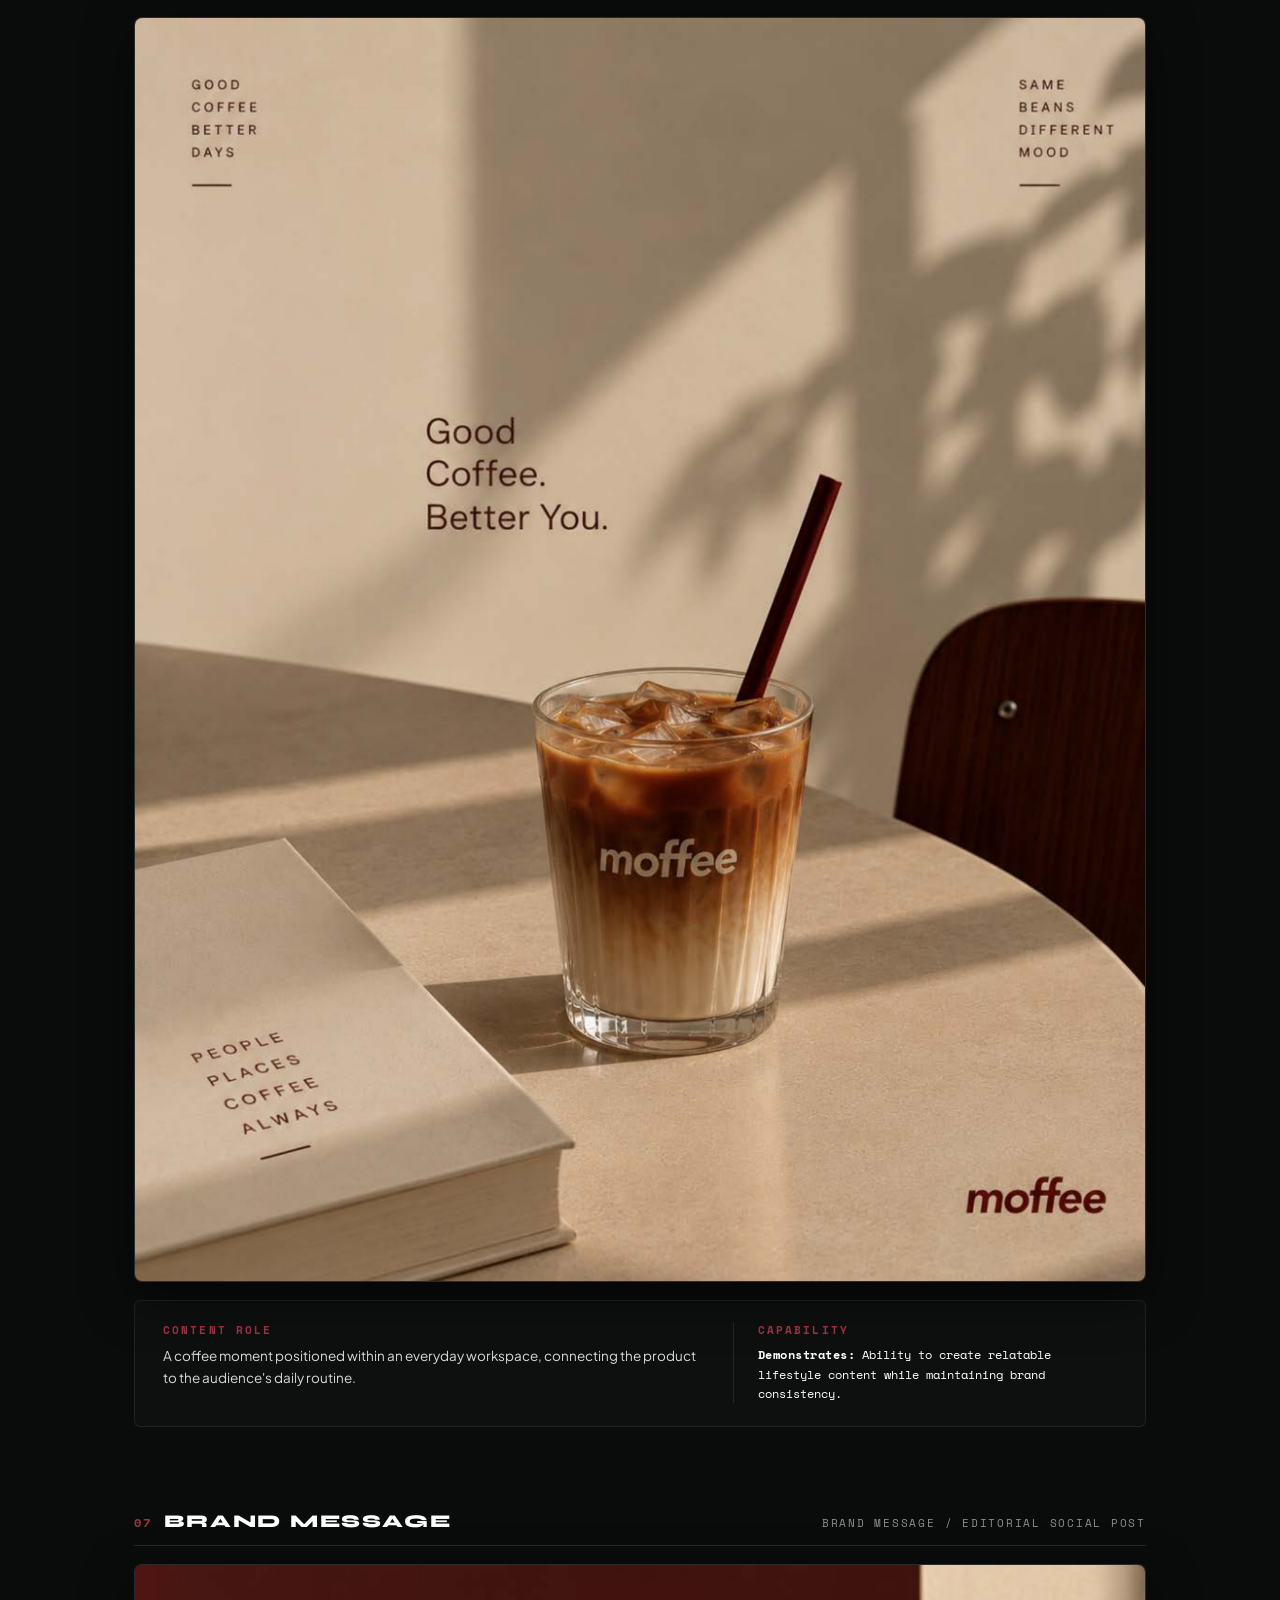
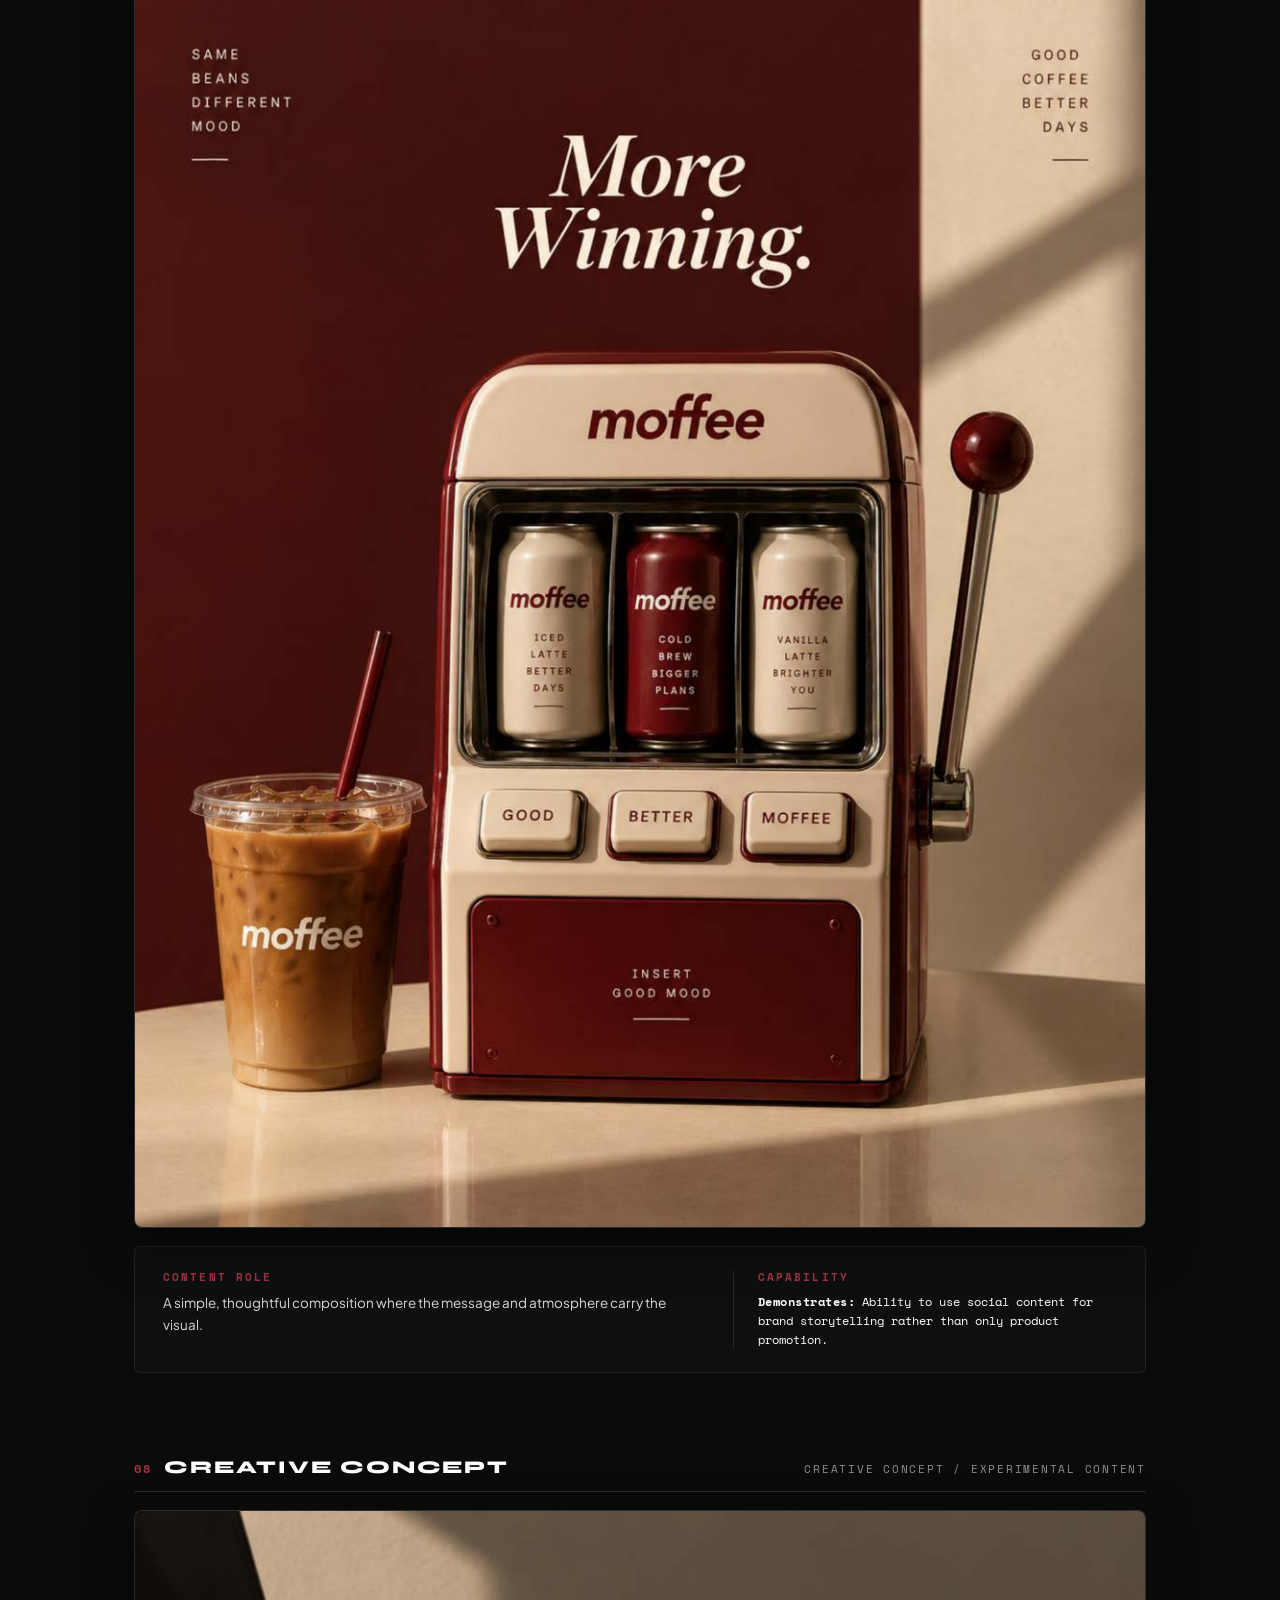
<file: moffee.html>
<!DOCTYPE html>
<html lang="en">
<head>
  <meta charset="UTF-8">
  <meta name="viewport" content="width=device-width, initial-scale=1.0">
  <title>MOFFEE — Brand & Creative Projects</title>

  <!-- SEO & Search Metadata -->
  <meta name="title" content="MOFFEE — Brand & Creative Projects">
  <meta name="description" content="MOFFEE — Concept Social Media & Brand Content Design System case study.">

  <!-- Open Graph / Facebook / LinkedIn / WhatsApp -->
  <meta property="og:type" content="article">
  <meta property="og:url" content="https://graphic-portfolio-sand.vercel.app/moffee.html">
  <meta property="og:site_name" content="Brand & Creative Projects">
  <meta property="og:title" content="MOFFEE — Brand & Creative Projects">
  <meta property="og:description" content="MOFFEE — Concept Social Media & Brand Content Design System case study.">
  <meta property="og:image" content="https://graphic-portfolio-sand.vercel.app/assets/project-covers/moffee-cover.jpg">

  <!-- Twitter / X -->
  <meta name="twitter:card" content="summary_large_image">
  <meta name="twitter:title" content="MOFFEE — Brand & Creative Projects">
  <meta name="twitter:description" content="MOFFEE — Concept Social Media & Brand Content Design System case study.">
  <meta name="twitter:image" content="https://graphic-portfolio-sand.vercel.app/assets/project-covers/moffee-cover.jpg">
  
  <!-- Typography -->
  <link rel="preconnect" href="https://fonts.googleapis.com">
  <link rel="preconnect" href="https://fonts.gstatic.com" crossorigin>
  <link href="https://fonts.googleapis.com/css2?family=Plus+Jakarta+Sans:wght@400;500;600;700;800&family=Space+Mono:wght@400;700&family=Syne:wght@700;800&family=Instrument+Serif:ital@0;1&display=swap" rel="stylesheet">
  
  <style>
    :root {
      --bg: #0A0C0B;
      --card-bg: #0E100F;
      --text: #FFFFFF;
      --text-muted: #8E8E93;
      --burgundy: #A33343;
      --burgundy-dark: #661823;
      --cream: #F4ECE1;
      --coffee: #C99A6B;
      --border: rgba(255, 255, 255, 0.12);
      --font-display: "Syne", sans-serif;
      --font-sans: "Plus Jakarta Sans", sans-serif;
      --font-mono: "Space Mono", monospace;
      --font-serif: "Instrument Serif", Georgia, serif;
    }

    * {
      box-sizing: border-box;
      margin: 0;
      padding: 0;
    }

    body {
      background-color: var(--bg);
      color: var(--text);
      font-family: var(--font-sans);
      line-height: 1.5;
      -webkit-font-smoothing: antialiased;
      overflow-x: hidden;
    }

    /* Top Sticky Nav */
    .moffee-nav {
      position: sticky;
      top: 0;
      z-index: 100;
      background: rgba(10, 12, 11, 0.92);
      backdrop-filter: blur(14px);
      -webkit-backdrop-filter: blur(14px);
      border-bottom: 1px solid var(--border);
      padding: 18px clamp(20px, 5vw, 64px);
      display: flex;
      justify-content: space-between;
      align-items: center;
    }

    .back-link {
      display: inline-flex;
      align-items: center;
      gap: 10px;
      color: var(--text);
      text-decoration: none;
      font-family: var(--font-display);
      font-size: 11.5px;
      font-weight: 800;
      letter-spacing: 0.16em;
      text-transform: uppercase;
      border: 1px solid rgba(255, 255, 255, 0.2);
      border-radius: 4px;
      padding: 10px 18px;
      transition: background-color 0.2s ease, border-color 0.2s ease, transform 0.2s ease, color 0.2s ease;
    }

    .back-link:hover {
      background-color: #FFFFFF;
      color: #000000;
      border-color: #FFFFFF;
      transform: translateX(-3px);
    }

    .nav-specimen {
      font-family: var(--font-mono);
      font-size: 11px;
      font-weight: 700;
      letter-spacing: 0.2em;
      color: var(--text-muted);
      text-transform: uppercase;
    }

    /* Main Container */
    .moffee-container {
      max-width: 1140px;
      margin: 0 auto;
      padding: clamp(32px, 5vh, 60px) clamp(20px, 5vw, 64px) 120px;
      display: flex;
      flex-direction: column;
      gap: clamp(52px, 8vh, 92px);
    }

    /* Opening Hero */
    .moffee-hero {
      display: flex;
      flex-direction: column;
      gap: clamp(24px, 3.5vh, 36px);
      width: 100%;
    }

    .moffee-hero-meta {
      display: flex;
      align-items: center;
      gap: 16px;
      flex-wrap: wrap;
    }

    .moffee-kicker {
      font-family: var(--font-mono);
      font-size: 11.5px;
      font-weight: 700;
      letter-spacing: 0.22em;
      color: var(--burgundy);
      text-transform: uppercase;
    }

    .moffee-tag {
      font-family: var(--font-display);
      font-size: 10.5px;
      font-weight: 800;
      letter-spacing: 0.18em;
      color: rgba(255, 255, 255, 0.9);
      text-transform: uppercase;
      background-color: rgba(255, 255, 255, 0.08);
      border: 1px solid rgba(255, 255, 255, 0.14);
      padding: 4px 12px;
      border-radius: 4px;
    }

    .moffee-title-group {
      display: flex;
      flex-direction: column;
      gap: 8px;
    }

    .moffee-num {
      font-family: var(--font-mono);
      font-size: clamp(14px, 1.6vw, 20px);
      font-weight: 700;
      letter-spacing: 0.16em;
      color: var(--text-muted);
    }

    .moffee-title {
      font-family: var(--font-display);
      font-size: clamp(48px, 8vw, 100px);
      font-weight: 800;
      letter-spacing: -0.035em;
      line-height: 0.9;
      color: #FFFFFF;
      text-transform: uppercase;
    }

    .moffee-subheading {
      font-family: var(--font-display);
      font-size: clamp(14px, 1.5vw, 20px);
      font-weight: 800;
      letter-spacing: 0.14em;
      color: var(--burgundy);
      text-transform: uppercase;
    }

    .moffee-category {
      font-family: var(--font-mono);
      font-size: clamp(10.5px, 1.05vw, 13px);
      font-weight: 400;
      letter-spacing: 0.18em;
      color: rgba(255, 255, 255, 0.65);
    }

    /* Editorial Brief Box */
    .brief-intro-box {
      background: linear-gradient(145deg, rgba(163, 51, 67, 0.08), rgba(255, 255, 255, 0.02));
      border: 1px solid rgba(255, 255, 255, 0.14);
      border-left: 3px solid var(--burgundy);
      border-radius: 6px;
      padding: clamp(24px, 3vh, 36px) clamp(22px, 3vw, 36px);
      display: flex;
      flex-direction: column;
      gap: 10px;
    }

    .brief-kicker {
      font-family: var(--font-mono);
      font-size: 11px;
      font-weight: 700;
      letter-spacing: 0.2em;
      color: var(--burgundy);
      text-transform: uppercase;
    }

    .brief-lead {
      font-size: clamp(15px, 1.25vw, 18px);
      font-weight: 400;
      line-height: 1.65;
      color: rgba(255, 255, 255, 0.9);
    }

    /* Frames & Images */
    .moffee-frame {
      width: 100%;
      border-radius: 8px;
      overflow: hidden;
      border: 1px solid var(--border);
      background-color: var(--card-bg);
      box-shadow: 0 16px 48px rgba(0, 0, 0, 0.55);
      position: relative;
    }

    .moffee-img {
      width: 100%;
      height: auto;
      display: block;
      object-fit: contain;
    }

    /* Section Layout */
    .section-header-wrap {
      display: flex;
      flex-direction: column;
      gap: 8px;
      border-bottom: 1px solid rgba(255, 255, 255, 0.12);
      padding-bottom: 14px;
      width: 100%;
    }

    .section-kicker {
      font-family: var(--font-mono);
      font-size: 11.5px;
      font-weight: 700;
      letter-spacing: 0.2em;
      color: var(--burgundy);
      text-transform: uppercase;
    }

    .section-title {
      font-family: var(--font-display);
      font-size: clamp(22px, 2.8vw, 36px);
      font-weight: 800;
      letter-spacing: -0.02em;
      color: #FFFFFF;
      text-transform: uppercase;
    }

    .section-subtitle {
      font-size: clamp(13.5px, 1.1vw, 16px);
      font-weight: 400;
      line-height: 1.65;
      color: rgba(255, 255, 255, 0.75);
      max-width: 840px;
    }

    /* System Feature Grid */
    .system-features-grid {
      display: grid;
      grid-template-columns: repeat(3, 1fr);
      gap: 16px;
      margin-top: 8px;
      width: 100%;
    }

    .feature-card {
      background-color: var(--card-bg);
      border: 1px solid rgba(255, 255, 255, 0.08);
      border-radius: 6px;
      padding: 18px 20px;
      display: flex;
      flex-direction: column;
      gap: 6px;
    }

    .feature-num {
      font-family: var(--font-mono);
      font-size: 10.5px;
      font-weight: 700;
      letter-spacing: 0.18em;
      color: var(--burgundy);
    }

    .feature-name {
      font-family: var(--font-display);
      font-size: 13px;
      font-weight: 800;
      letter-spacing: 0.08em;
      color: #FFFFFF;
      text-transform: uppercase;
    }

    .feature-desc {
      font-size: 12.5px;
      line-height: 1.5;
      color: rgba(255, 255, 255, 0.65);
    }

    /* Posts Flow (9 Individual Curated Executions) */
    .posts-stream {
      display: flex;
      flex-direction: column;
      gap: clamp(64px, 9vh, 108px);
      width: 100%;
    }

    .post-item {
      display: flex;
      flex-direction: column;
      gap: 18px;
      width: 100%;
    }

    .post-header {
      display: flex;
      justify-content: space-between;
      align-items: baseline;
      flex-wrap: wrap;
      gap: 12px;
      padding-bottom: 10px;
      border-bottom: 1px solid rgba(255, 255, 255, 0.12);
    }

    .post-title-wrap {
      display: flex;
      align-items: baseline;
      gap: 12px;
    }

    .post-num {
      font-family: var(--font-mono);
      font-size: 11.5px;
      font-weight: 700;
      letter-spacing: 0.18em;
      color: var(--burgundy);
    }

    .post-title {
      font-family: var(--font-display);
      font-size: clamp(14px, 1.4vw, 19px);
      font-weight: 800;
      letter-spacing: 0.1em;
      color: #FFFFFF;
      text-transform: uppercase;
    }

    .post-type-tag {
      font-family: var(--font-mono);
      font-size: 11px;
      letter-spacing: 0.16em;
      color: var(--text-muted);
      text-transform: uppercase;
    }

    .post-meta-grid {
      display: grid;
      grid-template-columns: 1.4fr 1fr;
      gap: clamp(16px, 2.5vw, 32px);
      background-color: var(--card-bg);
      border: 1px solid rgba(255, 255, 255, 0.08);
      border-radius: 6px;
      padding: clamp(18px, 2.5vh, 26px) clamp(20px, 2.5vw, 28px);
    }

    .post-desc-wrap {
      display: flex;
      flex-direction: column;
      gap: 6px;
    }

    .meta-label {
      font-family: var(--font-mono);
      font-size: 10.5px;
      font-weight: 700;
      letter-spacing: 0.2em;
      color: var(--burgundy);
      text-transform: uppercase;
    }

    .post-desc {
      font-size: clamp(13.5px, 1.05vw, 15px);
      font-weight: 400;
      line-height: 1.65;
      color: rgba(255, 255, 255, 0.84);
    }

    .post-takeaway-wrap {
      display: flex;
      flex-direction: column;
      gap: 6px;
      border-left: 1px solid rgba(255, 255, 255, 0.1);
      padding-left: clamp(16px, 2vw, 24px);
    }

    .post-takeaway {
      font-family: var(--font-mono);
      font-size: clamp(12px, 0.95vw, 13.5px);
      font-weight: 400;
      line-height: 1.6;
      color: #FFFFFF;
    }

    .post-takeaway strong {
      color: #FFFFFF;
      font-weight: 700;
      letter-spacing: 0.04em;
    }

    /* Language & Adaptability Grid */
    .narrative-grid {
      display: grid;
      grid-template-columns: repeat(2, 1fr);
      gap: clamp(20px, 2.5vw, 32px);
      width: 100%;
    }

    .narrative-card {
      background-color: var(--card-bg);
      border: 1px solid rgba(255, 255, 255, 0.1);
      border-radius: 8px;
      padding: clamp(24px, 3.5vh, 36px) clamp(22px, 3vw, 32px);
      display: flex;
      flex-direction: column;
      gap: 16px;
    }

    .narrative-card-header {
      display: flex;
      flex-direction: column;
      gap: 6px;
    }

    .narrative-kicker {
      font-family: var(--font-mono);
      font-size: 11px;
      font-weight: 700;
      letter-spacing: 0.2em;
      color: var(--burgundy);
      text-transform: uppercase;
    }

    .narrative-title {
      font-family: var(--font-display);
      font-size: clamp(18px, 1.8vw, 24px);
      font-weight: 800;
      letter-spacing: -0.02em;
      color: #FFFFFF;
      text-transform: uppercase;
    }

    .narrative-list {
      list-style: none;
      display: flex;
      flex-direction: column;
      gap: 10px;
    }

    .narrative-list li {
      font-size: clamp(13px, 1.05vw, 14.5px);
      color: rgba(255, 255, 255, 0.78);
      display: flex;
      align-items: baseline;
      gap: 10px;
      line-height: 1.5;
    }

    .narrative-list li::before {
      content: "+";
      font-family: var(--font-mono);
      font-weight: 700;
      color: var(--burgundy);
    }

    /* Closing Statement Block */
    .closing-block {
      background: linear-gradient(145deg, rgba(163, 51, 67, 0.12), rgba(255, 255, 255, 0.02));
      border: 1px solid rgba(255, 255, 255, 0.14);
      border-radius: 8px;
      padding: clamp(36px, 5vh, 60px) clamp(24px, 4vw, 48px);
      display: flex;
      flex-direction: column;
      gap: 20px;
      text-align: left;
    }

    .closing-motto {
      font-family: var(--font-display);
      font-size: clamp(24px, 3.5vw, 44px);
      font-weight: 800;
      letter-spacing: -0.02em;
      line-height: 1.15;
      color: #FFFFFF;
      text-transform: uppercase;
    }

    .closing-desc {
      font-size: clamp(14px, 1.15vw, 16.5px);
      font-weight: 400;
      line-height: 1.65;
      color: rgba(255, 255, 255, 0.8);
      max-width: 800px;
    }

    /* Footer */
    .moffee-footer {
      display: flex;
      flex-direction: column;
      gap: 28px;
      padding-top: 12px;
      width: 100%;
    }

    .footer-rule {
      width: 100%;
      height: 1px;
      background-color: var(--border);
    }

    .footer-action-wrap {
      display: flex;
      align-items: center;
      justify-content: space-between;
      flex-wrap: wrap;
      gap: 16px;
    }

    .back-btn-bottom {
      background: #FFFFFF;
      color: #000000;
      border: 1px solid #FFFFFF;
      border-radius: 4px;
      padding: 12px 24px;
      text-decoration: none;
      display: inline-flex;
      align-items: center;
      gap: 10px;
      font-family: var(--font-display);
      font-size: 11px;
      font-weight: 800;
      letter-spacing: 0.16em;
      text-transform: uppercase;
      transition: background-color 0.2s ease, color 0.2s ease, transform 0.2s ease;
    }

    .back-btn-bottom:hover {
      background-color: transparent;
      color: #FFFFFF;
      transform: translateX(-3px);
    }

    .footer-tag {
      font-family: var(--font-mono);
      font-size: 10.5px;
      font-weight: 700;
      letter-spacing: 0.2em;
      color: var(--text-muted);
      text-transform: uppercase;
    }

    @media (max-width: 860px) {
      .system-features-grid {
        grid-template-columns: 1fr;
      }

      .post-meta-grid {
        grid-template-columns: 1fr;
      }

      .post-takeaway-wrap {
        border-left: none;
        border-top: 1px solid rgba(255, 255, 255, 0.1);
        padding-left: 0;
        padding-top: 14px;
      }

      .narrative-grid {
        grid-template-columns: 1fr;
      }

      .footer-action-wrap {
        flex-direction: column;
        align-items: flex-start;
      }
    }
  </style>
  <link rel="stylesheet" href="css/view-scale.css">
</head>
<body>

  <!-- Top Sticky Navigation -->
  <nav class="moffee-nav" aria-label="Case Study Navigation">
    <a href="index.html#work" class="back-link">
      <span aria-hidden="true">←</span>
      <span>BACK TO WORK</span>
    </a>
    <span class="nav-specimen">PROJECT 05 // MOFFEE</span>
  </nav>

  <main class="moffee-container">

    <!-- HERO SECTION -->
    <header class="moffee-hero">
      <div class="moffee-hero-meta">
        <span class="moffee-kicker">[ CASE STUDY 05 // CONCEPT PROJECT ]</span>
        <span class="moffee-tag">CONCEPT PROJECT · SOCIAL MEDIA & BRAND CONTENT</span>
      </div>

      <div class="moffee-title-group">
        <span class="moffee-num">05</span>
        <h1 class="moffee-title">MOFFEE</h1>
        <p class="moffee-subheading">CONCEPT SOCIAL MEDIA & BRAND CONTENT DESIGN</p>
        <p class="moffee-category">Self-Initiated Concept · Visual Identity · Social-First Art Direction · Multi-Format Content System</p>
      </div>

      <!-- Hero Introduction Brief -->
      <div class="brief-intro-box">
        <span class="brief-kicker">PROJECT PREMISE</span>
        <p class="brief-lead">An in-depth exploration of a cohesive social media identity for a modern coffee brand — orchestrating warm neutral photography, refined typography, product storytelling, and everyday lifestyle content into a unified visual world.</p>
      </div>

      <!-- Hero Visual (01-packaging-campaign.jpg) -->
      <figure class="moffee-frame">
        <img src="assets/moffee/01-packaging-campaign.jpg" alt="MOFFEE Brand Identity and Packaging Campaign Visual" class="moffee-img" loading="eager">
      </figure>
    </header>

    <!-- 01 — THE SOCIAL SYSTEM -->
    <section class="moffee-section">
      <div class="section-header-wrap">
        <span class="section-kicker">01 // ECOSYSTEM</span>
        <h2 class="section-title">THE SOCIAL SYSTEM</h2>
        <p class="section-subtitle">The complete Instagram profile and feed architecture engineered to establish immediate brand recognition, rhythmic grid balance, and seamless visual continuity across diverse post types.</p>
      </div>

      <!-- Large Prominent Social Mockup -->
      <figure class="moffee-frame" style="margin-top: 24px;">
        <img src="assets/moffee/00-moffee-full-social-mockup.jpg" alt="MOFFEE Complete Social Media Feed and Profile Mockup System" class="moffee-img" loading="lazy">
      </figure>

      <!-- System Breakdown Cards -->
      <div class="system-features-grid">
        <div class="feature-card">
          <span class="feature-num">01</span>
          <h4 class="feature-name">PROFILE IDENTITY</h4>
          <p class="feature-desc">Consistent icon mark, editorial bio structure, and unified tone of voice from the first touchpoint.</p>
        </div>
        <div class="feature-card">
          <span class="feature-num">02</span>
          <h4 class="feature-name">FEED CONSISTENCY</h4>
          <p class="feature-desc">Carefully paced alternation between bold packaging, lifestyle moments, and quiet product focus.</p>
        </div>
        <div class="feature-card">
          <span class="feature-num">03</span>
          <h4 class="feature-name">VISUAL HIERARCHY</h4>
          <p class="feature-desc">Distinct scale, purposeful typography framing, and strong focal anchors across square assets.</p>
        </div>
        <div class="feature-card">
          <span class="feature-num">04</span>
          <h4 class="feature-name">RECURRING TYPOGRAPHY</h4>
          <p class="feature-desc">Structured grotesques paired with restrained serif accents for an elevated specialty coffee feel.</p>
        </div>
        <div class="feature-card">
          <span class="feature-num">05</span>
          <h4 class="feature-name">COLOUR SYSTEM</h4>
          <p class="feature-desc">Deep burgundy, warm cream, roasted coffee tones, and warm organic neutrals across every scene.</p>
        </div>
        <div class="feature-card">
          <span class="feature-num">06</span>
          <h4 class="feature-name">MULTI-FORMAT PRESENCE</h4>
          <p class="feature-desc">Adaptive executions spanning packaging reveals, community storytelling, and promotional campaigns.</p>
        </div>
      </div>
    </section>

    <!-- 02 — CONTENT EXPLORATION (9 Individual Executions) -->
    <section class="moffee-section">
      <div class="section-header-wrap">
        <span class="section-kicker">02 // EXECUTIONS</span>
        <h2 class="section-title">CONTENT EXPLORATION</h2>
        <p class="section-subtitle">Nine distinct content formats within the same visual identity — showcasing how a unified design language flexing across packaging, lifestyle, campaign, minimal, and community storytelling.</p>
      </div>

      <div class="posts-stream" style="margin-top: 32px;">

        <!-- POST 01 -->
        <article class="post-item">
          <header class="post-header">
            <div class="post-title-wrap">
              <span class="post-num">01</span>
              <h3 class="post-title">PRODUCT + PACKAGING</h3>
            </div>
            <span class="post-type-tag">PRODUCT + PACKAGING SOCIAL POST</span>
          </header>

          <figure class="moffee-frame">
            <img src="assets/moffee/01-packaging-campaign.jpg" alt="MOFFEE Product and Packaging Social Post" class="moffee-img" loading="lazy">
          </figure>

          <div class="post-meta-grid">
            <div class="post-desc-wrap">
              <span class="meta-label">CONTENT ROLE</span>
              <p class="post-desc">A product-focused composition combining packaging, food and beverage elements to communicate the brand experience beyond the coffee itself.</p>
            </div>
            <div class="post-takeaway-wrap">
              <span class="meta-label">CAPABILITY</span>
              <p class="post-takeaway"><strong>Demonstrates:</strong> Ability to translate packaging and brand identity into social-first content.</p>
            </div>
          </div>
        </article>

        <!-- POST 02 -->
        <article class="post-item">
          <header class="post-header">
            <div class="post-title-wrap">
              <span class="post-num">02</span>
              <h3 class="post-title">BRAND LIFESTYLE</h3>
            </div>
            <span class="post-type-tag">BRAND LIFESTYLE CONTENT</span>
          </header>

          <figure class="moffee-frame">
            <img src="assets/moffee/02-tote-brand-lifestyle.jpg" alt="MOFFEE Brand Lifestyle Social Post" class="moffee-img" loading="lazy">
          </figure>

          <div class="post-meta-grid">
            <div class="post-desc-wrap">
              <span class="meta-label">CONTENT ROLE</span>
              <p class="post-desc">A lifestyle-led visual showing the brand existing naturally within an everyday environment.</p>
            </div>
            <div class="post-takeaway-wrap">
              <span class="meta-label">CAPABILITY</span>
              <p class="post-takeaway"><strong>Demonstrates:</strong> Ability to build brand presence through lifestyle art direction.</p>
            </div>
          </div>
        </article>

        <!-- POST 03 -->
        <article class="post-item">
          <header class="post-header">
            <div class="post-title-wrap">
              <span class="post-num">03</span>
              <h3 class="post-title">PRODUCT FOCUS</h3>
            </div>
            <span class="post-type-tag">PRODUCT / BRAND FOCUS POST</span>
          </header>

          <figure class="moffee-frame">
            <img src="assets/moffee/03-tote-lifestyle.jpg" alt="MOFFEE Product and Brand Focus Post" class="moffee-img" loading="lazy">
          </figure>

          <div class="post-meta-grid">
            <div class="post-desc-wrap">
              <span class="meta-label">CONTENT ROLE</span>
              <p class="post-desc">A clean product-led composition that gives the brand identity and physical product equal visual importance.</p>
            </div>
            <div class="post-takeaway-wrap">
              <span class="meta-label">CAPABILITY</span>
              <p class="post-takeaway"><strong>Demonstrates:</strong> Ability to create product-focused social content without losing brand personality.</p>
            </div>
          </div>
        </article>

        <!-- POST 04 -->
        <article class="post-item">
          <header class="post-header">
            <div class="post-title-wrap">
              <span class="post-num">04</span>
              <h3 class="post-title">CAMPAIGN / PROMOTIONAL</h3>
            </div>
            <span class="post-type-tag">CAMPAIGN / PROMOTIONAL SOCIAL POST</span>
          </header>

          <figure class="moffee-frame">
            <img src="assets/moffee/04-promotional-product.jpg" alt="MOFFEE Campaign and Promotional Social Post" class="moffee-img" loading="lazy">
          </figure>

          <div class="post-meta-grid">
            <div class="post-desc-wrap">
              <span class="meta-label">CONTENT ROLE</span>
              <p class="post-desc">A campaign-style composition using bold typography, product imagery and a clear message designed to capture attention quickly.</p>
            </div>
            <div class="post-takeaway-wrap">
              <span class="meta-label">CAPABILITY</span>
              <p class="post-takeaway"><strong>Demonstrates:</strong> Ability to create promotional content with strong visual hierarchy.</p>
            </div>
          </div>
        </article>

        <!-- POST 05 -->
        <article class="post-item">
          <header class="post-header">
            <div class="post-title-wrap">
              <span class="post-num">05</span>
              <h3 class="post-title">MINIMAL PRODUCT</h3>
            </div>
            <span class="post-type-tag">MINIMAL PRODUCT PHOTOGRAPHY / SOCIAL POST</span>
          </header>

          <figure class="moffee-frame">
            <img src="assets/moffee/05-coffee-cup-stack.jpg" alt="MOFFEE Minimal Product Photography Social Post" class="moffee-img" loading="lazy">
          </figure>

          <div class="post-meta-grid">
            <div class="post-desc-wrap">
              <span class="meta-label">CONTENT ROLE</span>
              <p class="post-desc">A restrained composition using product, negative space and subtle typography to create a quieter brand moment.</p>
            </div>
            <div class="post-takeaway-wrap">
              <span class="meta-label">CAPABILITY</span>
              <p class="post-takeaway"><strong>Demonstrates:</strong> Ability to adapt the same identity to minimal visual communication.</p>
            </div>
          </div>
        </article>

        <!-- POST 06 -->
        <article class="post-item">
          <header class="post-header">
            <div class="post-title-wrap">
              <span class="post-num">06</span>
              <h3 class="post-title">EVERYDAY LIFESTYLE</h3>
            </div>
            <span class="post-type-tag">LIFESTYLE / EVERYDAY CONTENT</span>
          </header>

          <figure class="moffee-frame">
            <img src="assets/moffee/06-product-lifestyle.jpg" alt="MOFFEE Everyday Lifestyle Social Post" class="moffee-img" loading="lazy">
          </figure>

          <div class="post-meta-grid">
            <div class="post-desc-wrap">
              <span class="meta-label">CONTENT ROLE</span>
              <p class="post-desc">A coffee moment positioned within an everyday workspace, connecting the product to the audience's daily routine.</p>
            </div>
            <div class="post-takeaway-wrap">
              <span class="meta-label">CAPABILITY</span>
              <p class="post-takeaway"><strong>Demonstrates:</strong> Ability to create relatable lifestyle content while maintaining brand consistency.</p>
            </div>
          </div>
        </article>

        <!-- POST 07 -->
        <article class="post-item">
          <header class="post-header">
            <div class="post-title-wrap">
              <span class="post-num">07</span>
              <h3 class="post-title">BRAND MESSAGE</h3>
            </div>
            <span class="post-type-tag">BRAND MESSAGE / EDITORIAL SOCIAL POST</span>
          </header>

          <figure class="moffee-frame">
            <img src="assets/moffee/07-vending-product-concept.jpg" alt="MOFFEE Brand Message Editorial Social Post" class="moffee-img" loading="lazy">
          </figure>

          <div class="post-meta-grid">
            <div class="post-desc-wrap">
              <span class="meta-label">CONTENT ROLE</span>
              <p class="post-desc">A simple, thoughtful composition where the message and atmosphere carry the visual.</p>
            </div>
            <div class="post-takeaway-wrap">
              <span class="meta-label">CAPABILITY</span>
              <p class="post-takeaway"><strong>Demonstrates:</strong> Ability to use social content for brand storytelling rather than only product promotion.</p>
            </div>
          </div>
        </article>

        <!-- POST 08 -->
        <article class="post-item">
          <header class="post-header">
            <div class="post-title-wrap">
              <span class="post-num">08</span>
              <h3 class="post-title">CREATIVE CONCEPT</h3>
            </div>
            <span class="post-type-tag">CREATIVE CONCEPT / EXPERIMENTAL CONTENT</span>
          </header>

          <figure class="moffee-frame">
            <img src="assets/moffee/08-workspace-lifestyle.jpg" alt="MOFFEE Creative Concept Social Content" class="moffee-img" loading="lazy">
          </figure>

          <div class="post-meta-grid">
            <div class="post-desc-wrap">
              <span class="meta-label">CONTENT ROLE</span>
              <p class="post-desc">A more conceptual visual that pushes the coffee brand into a playful and unexpected product context.</p>
            </div>
            <div class="post-takeaway-wrap">
              <span class="meta-label">CAPABILITY</span>
              <p class="post-takeaway"><strong>Demonstrates:</strong> Ability to experiment with ideas while keeping the brand recognisable.</p>
            </div>
          </div>
        </article>

        <!-- POST 09 -->
        <article class="post-item">
          <header class="post-header">
            <div class="post-title-wrap">
              <span class="post-num">09</span>
              <h3 class="post-title">COMMUNITY / LIFESTYLE</h3>
            </div>
            <span class="post-type-tag">COMMUNITY / LIFESTYLE BRAND CONTENT</span>
          </header>

          <figure class="moffee-frame">
            <img src="assets/moffee/09-final-coffee-lifestyle.jpg" alt="MOFFEE Community and Lifestyle Brand Content" class="moffee-img" loading="lazy">
          </figure>

          <div class="post-meta-grid">
            <div class="post-desc-wrap">
              <span class="meta-label">CONTENT ROLE</span>
              <p class="post-desc">A human, lifestyle-focused visual that positions the brand as part of everyday life.</p>
            </div>
            <div class="post-takeaway-wrap">
              <span class="meta-label">CAPABILITY</span>
              <p class="post-takeaway"><strong>Demonstrates:</strong> Ability to create warm, relatable content that extends beyond direct product selling.</p>
            </div>
          </div>
        </article>

      </div>
    </section>

    <!-- 03 & 04 — VISUAL LANGUAGE & ADAPTABILITY NARRATIVE -->
    <section class="narrative-grid">
      <!-- 03 — THE VISUAL LANGUAGE -->
      <div class="narrative-card">
        <div class="narrative-card-header">
          <span class="narrative-kicker">03 // DESIGN PILLARS</span>
          <h3 class="narrative-title">THE VISUAL LANGUAGE</h3>
        </div>
        <p style="font-size: 13.5px; line-height: 1.6; color: rgba(255, 255, 255, 0.78);">A unified visual framework uniting diverse post executions into one unmistakable aesthetic:</p>
        <ul class="narrative-list">
          <li>Warm neutral & natural-light photography</li>
          <li>Rich signature burgundy & cream palette</li>
          <li>Restrained typographic scale & clean alignments</li>
          <li>Editorial composition with generous whitespace</li>
          <li>Relatable, authentic everyday lifestyle imagery</li>
          <li>Recurring brand phrases & consistent logo placement</li>
        </ul>
        <p style="font-family: var(--font-mono); font-size: 12px; color: var(--burgundy); font-weight: 700; text-transform: uppercase; margin-top: 6px;">Different content types, one recognisable brand language.</p>
      </div>

      <!-- 04 — ADAPTABILITY & CONTENT STRATEGY -->
      <div class="narrative-card">
        <div class="narrative-card-header">
          <span class="narrative-kicker">04 // MULTI-FORMAT STRATEGY</span>
          <h3 class="narrative-title">CONTENT ADAPTABILITY</h3>
        </div>
        <p style="font-size: 13.5px; line-height: 1.6; color: rgba(255, 255, 255, 0.78);">Demonstrating the capacity to fluidly adapt a single brand identity across multiple digital storytelling formats:</p>
        <ul class="narrative-list">
          <li>Product Hero & Packaging reveals</li>
          <li>High-conversion promotional campaigns</li>
          <li>Everyday workspace lifestyle integration</li>
          <li>Restrained minimal art moments</li>
          <li>Community-focused brand storytelling</li>
          <li>Playful conceptual & experimental imagery</li>
        </ul>
        <p style="font-family: var(--font-mono); font-size: 12px; color: var(--burgundy); font-weight: 700; text-transform: uppercase; margin-top: 6px;">Built for social engagement without brand dilution.</p>
      </div>
    </section>

    <!-- CLOSING STATEMENT -->
    <div class="closing-block">
      <h3 class="closing-motto">“SAME BEANS. DIFFERENT STORIES.”</h3>
      <p class="closing-desc">From tactile packaging close-ups to quiet morning routines and high-energy promotional campaigns, MOFFEE exemplifies how a robust visual system sustains endless narrative variation while reinforcing brand loyalty.</p>
    </div>

    <!-- CLOSING & PORTFOLIO NAVIGATION -->
    <footer class="moffee-footer">
      <div class="footer-rule"></div>
      <div class="footer-action-wrap">
        <a href="index.html#work" class="back-btn-bottom">
          <span aria-hidden="true">←</span>
          <span>BACK TO SELECTED WORK</span>
        </a>
        <span class="footer-tag">PRANNY · BRAND & CREATIVE PROJECTS · 2026</span>
      </div>
    </footer>

  </main>

  <script src="js/view-scale.js"></script>
</body>
</html>
</file>
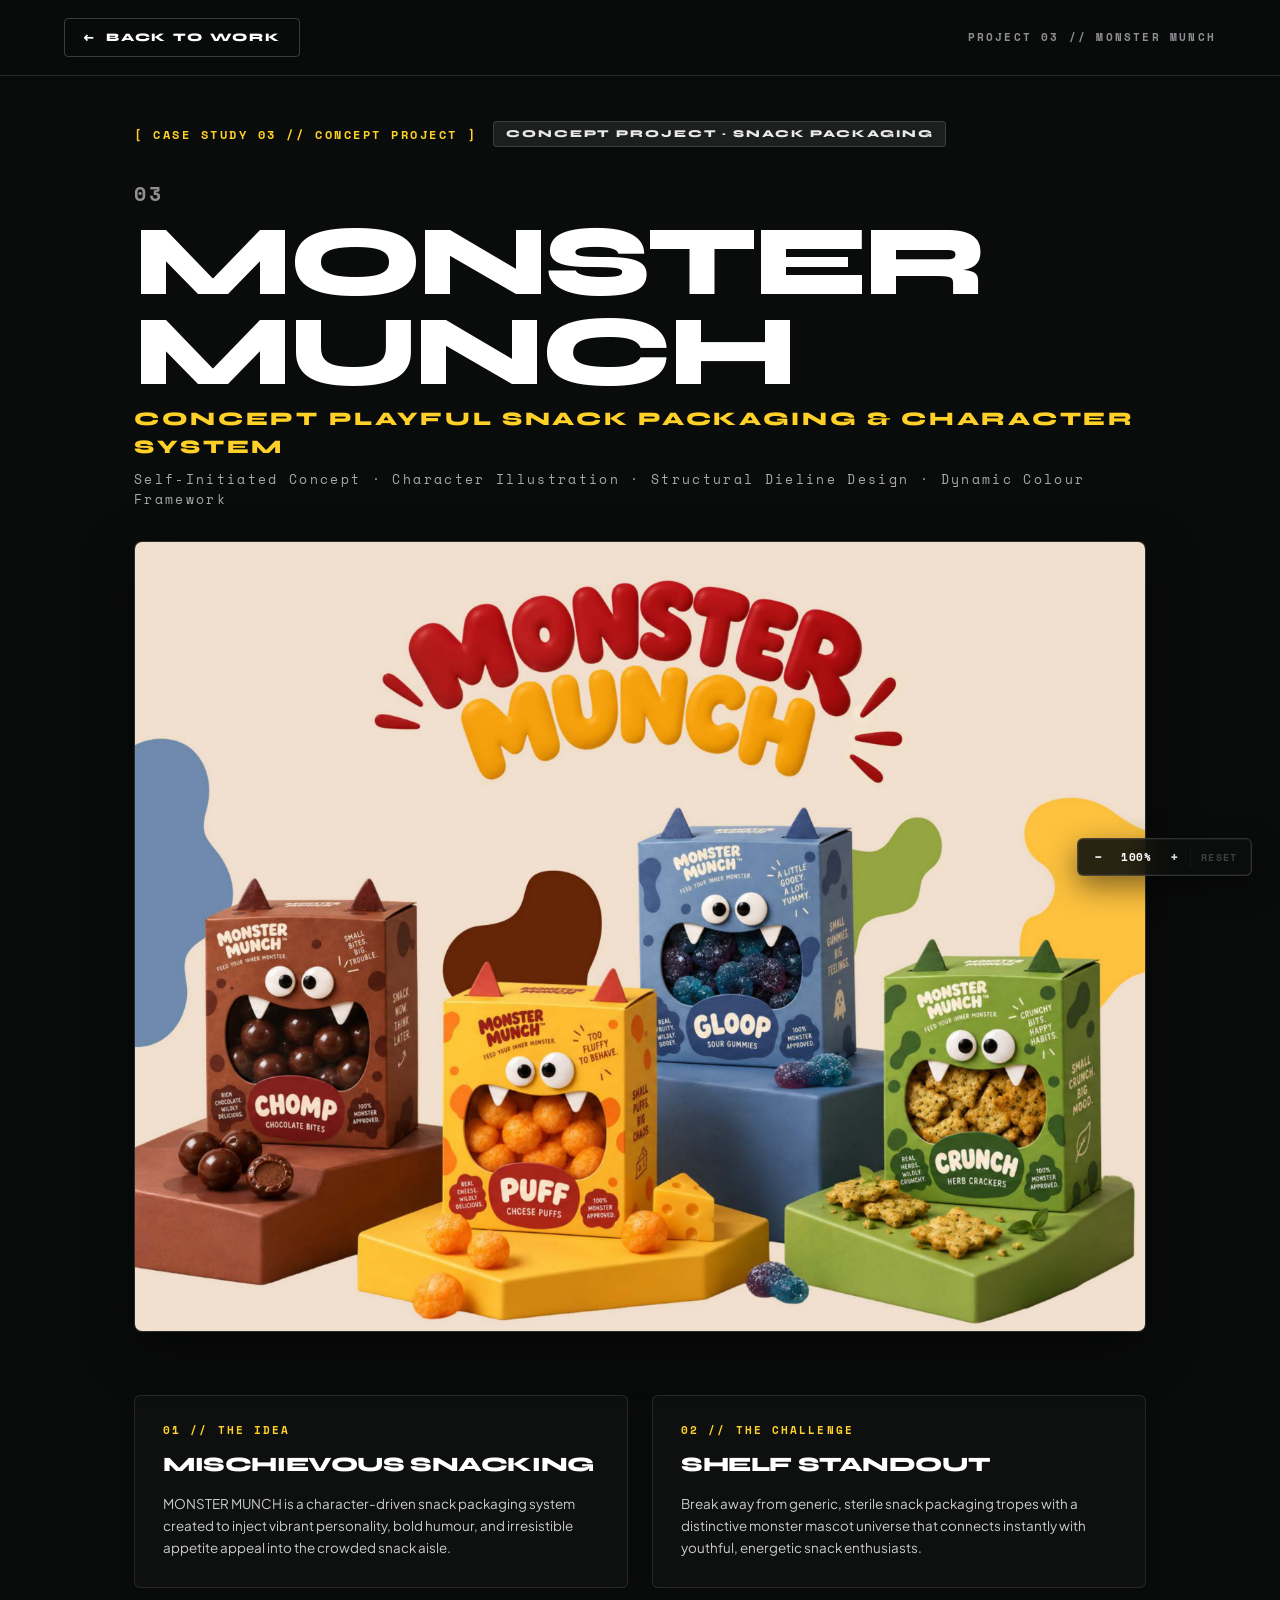
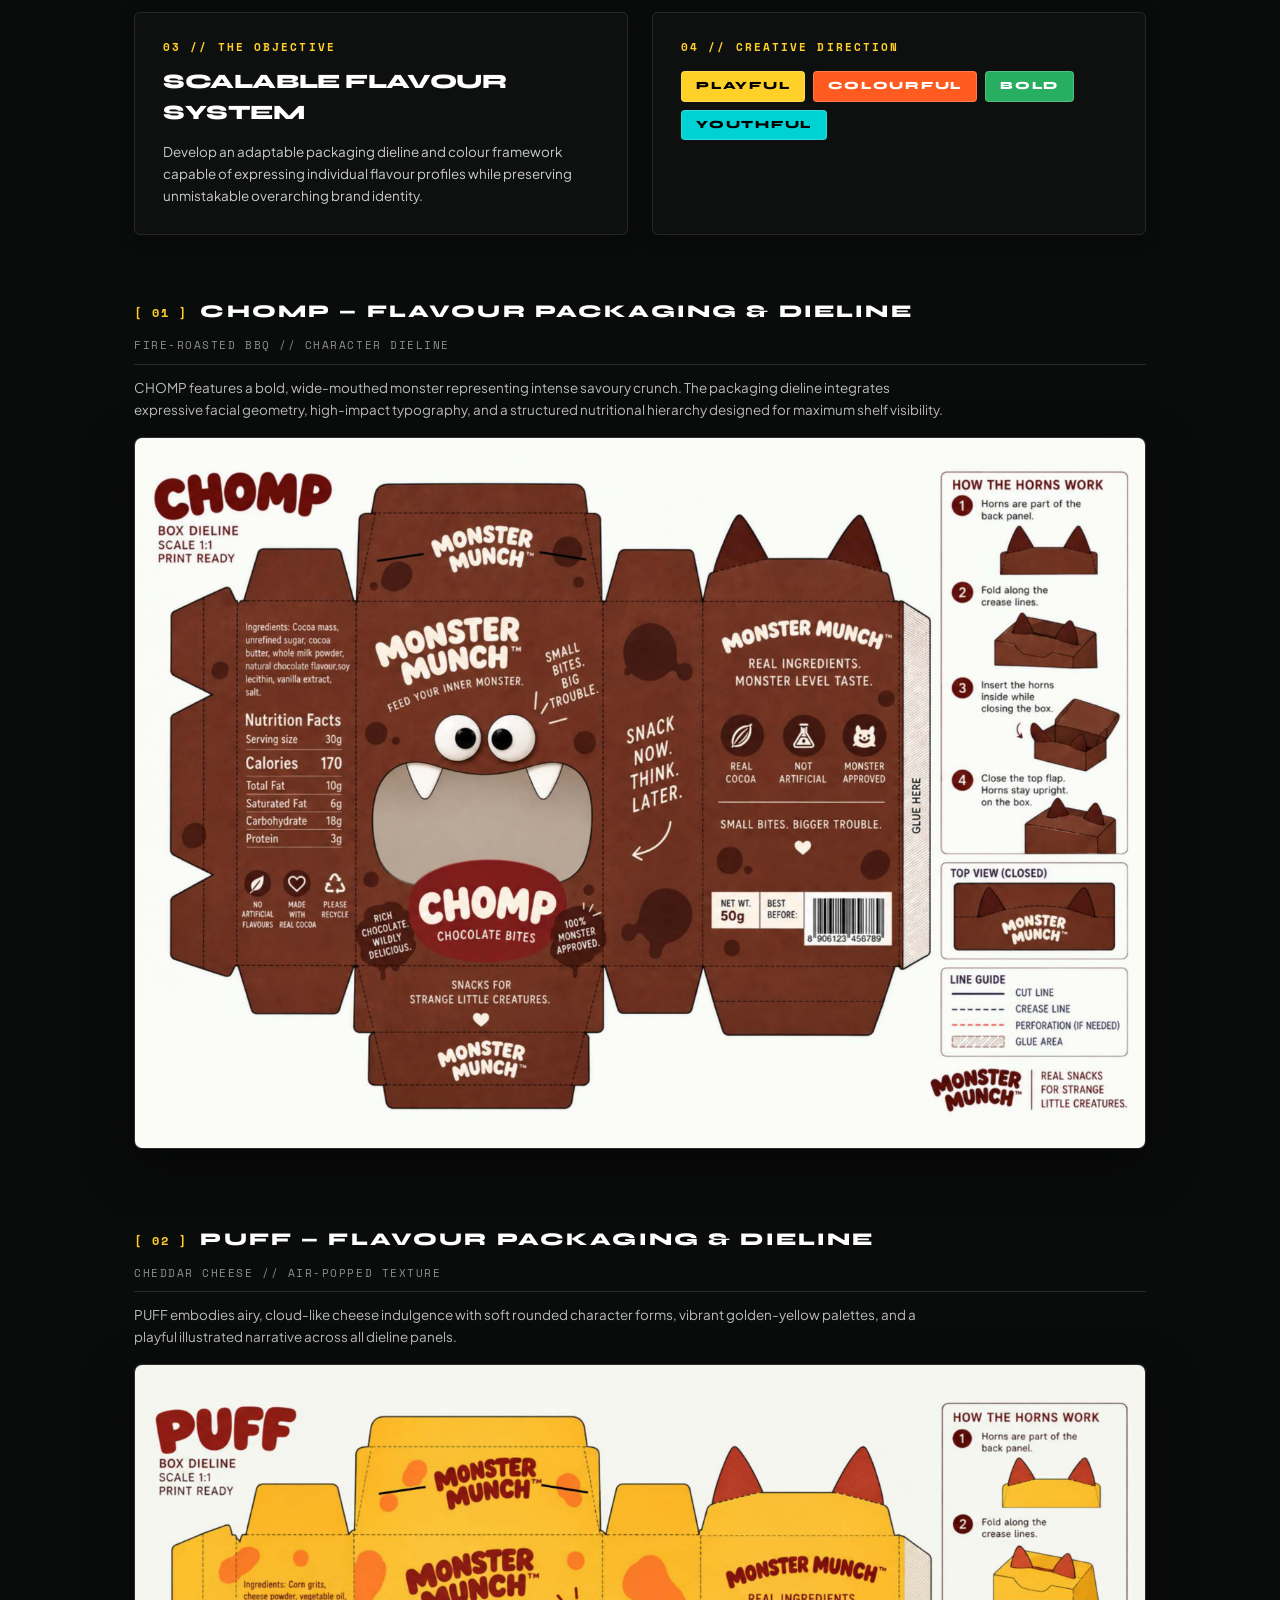
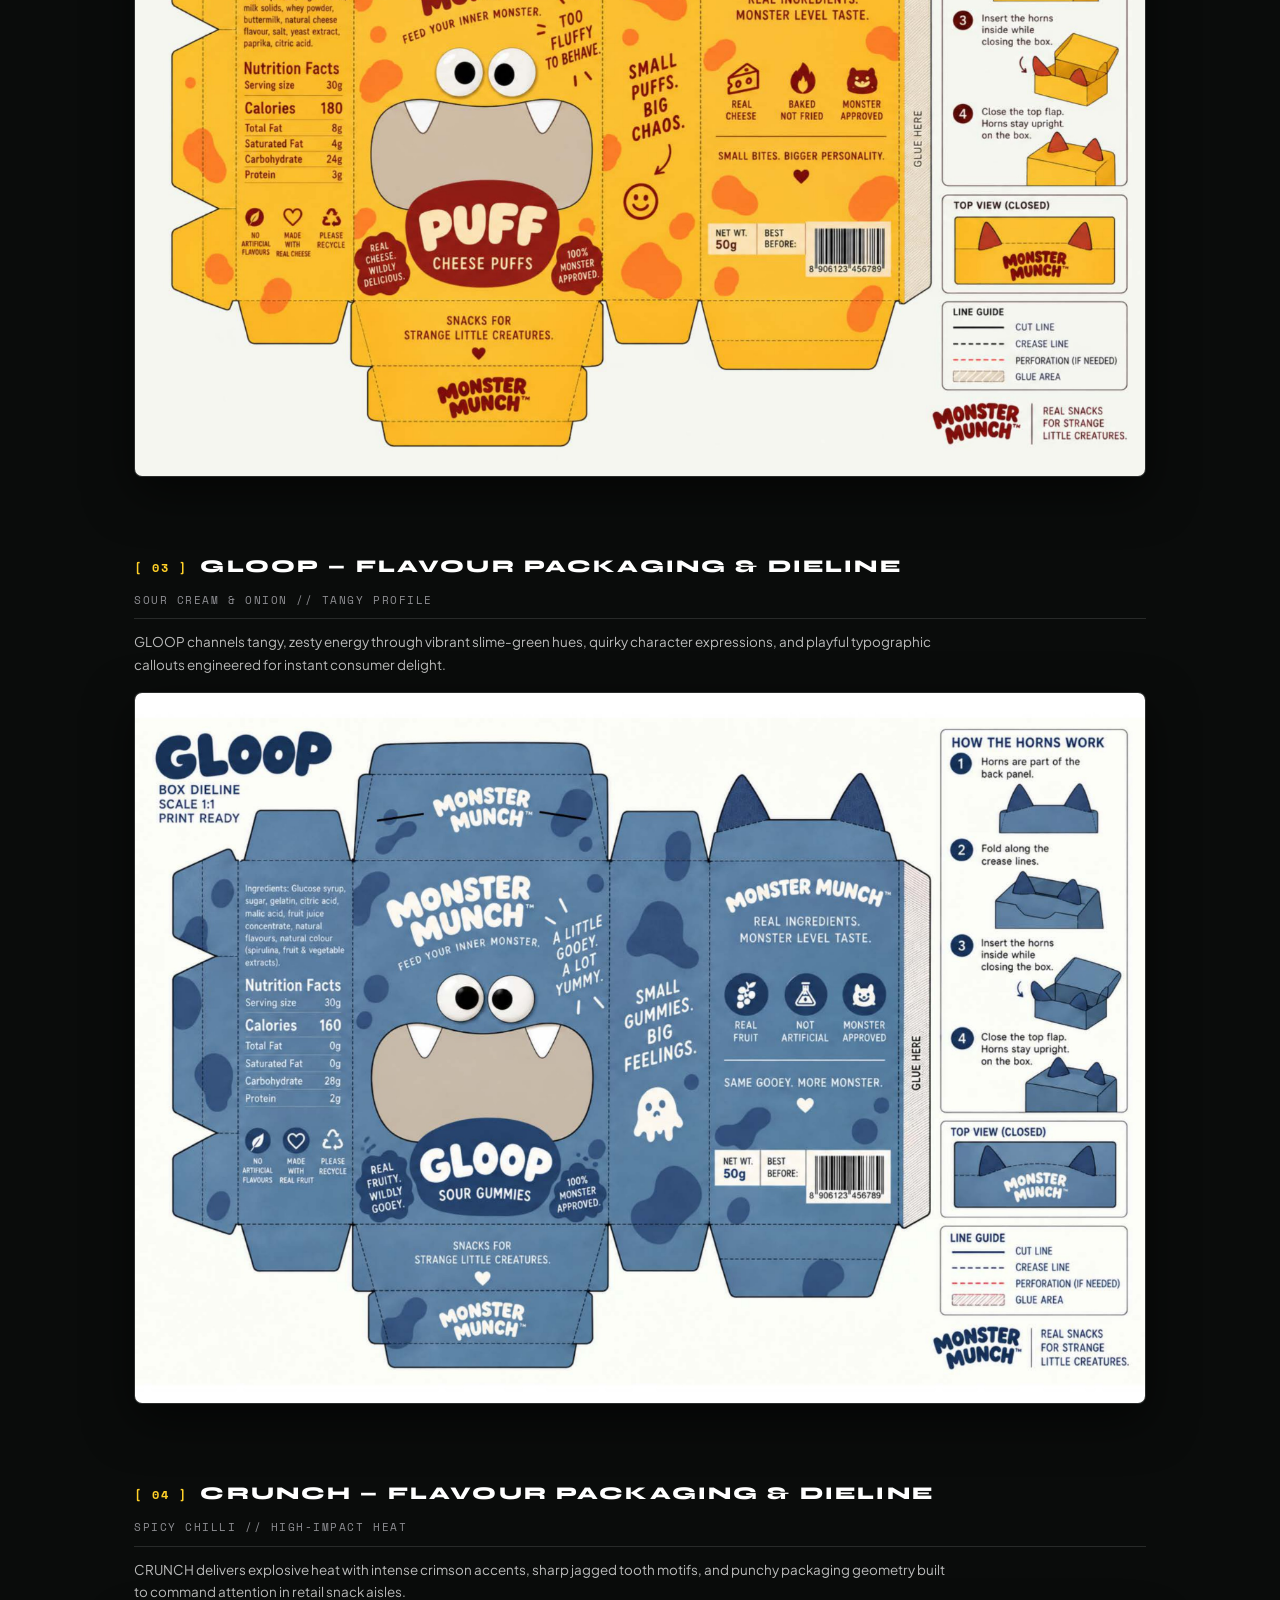
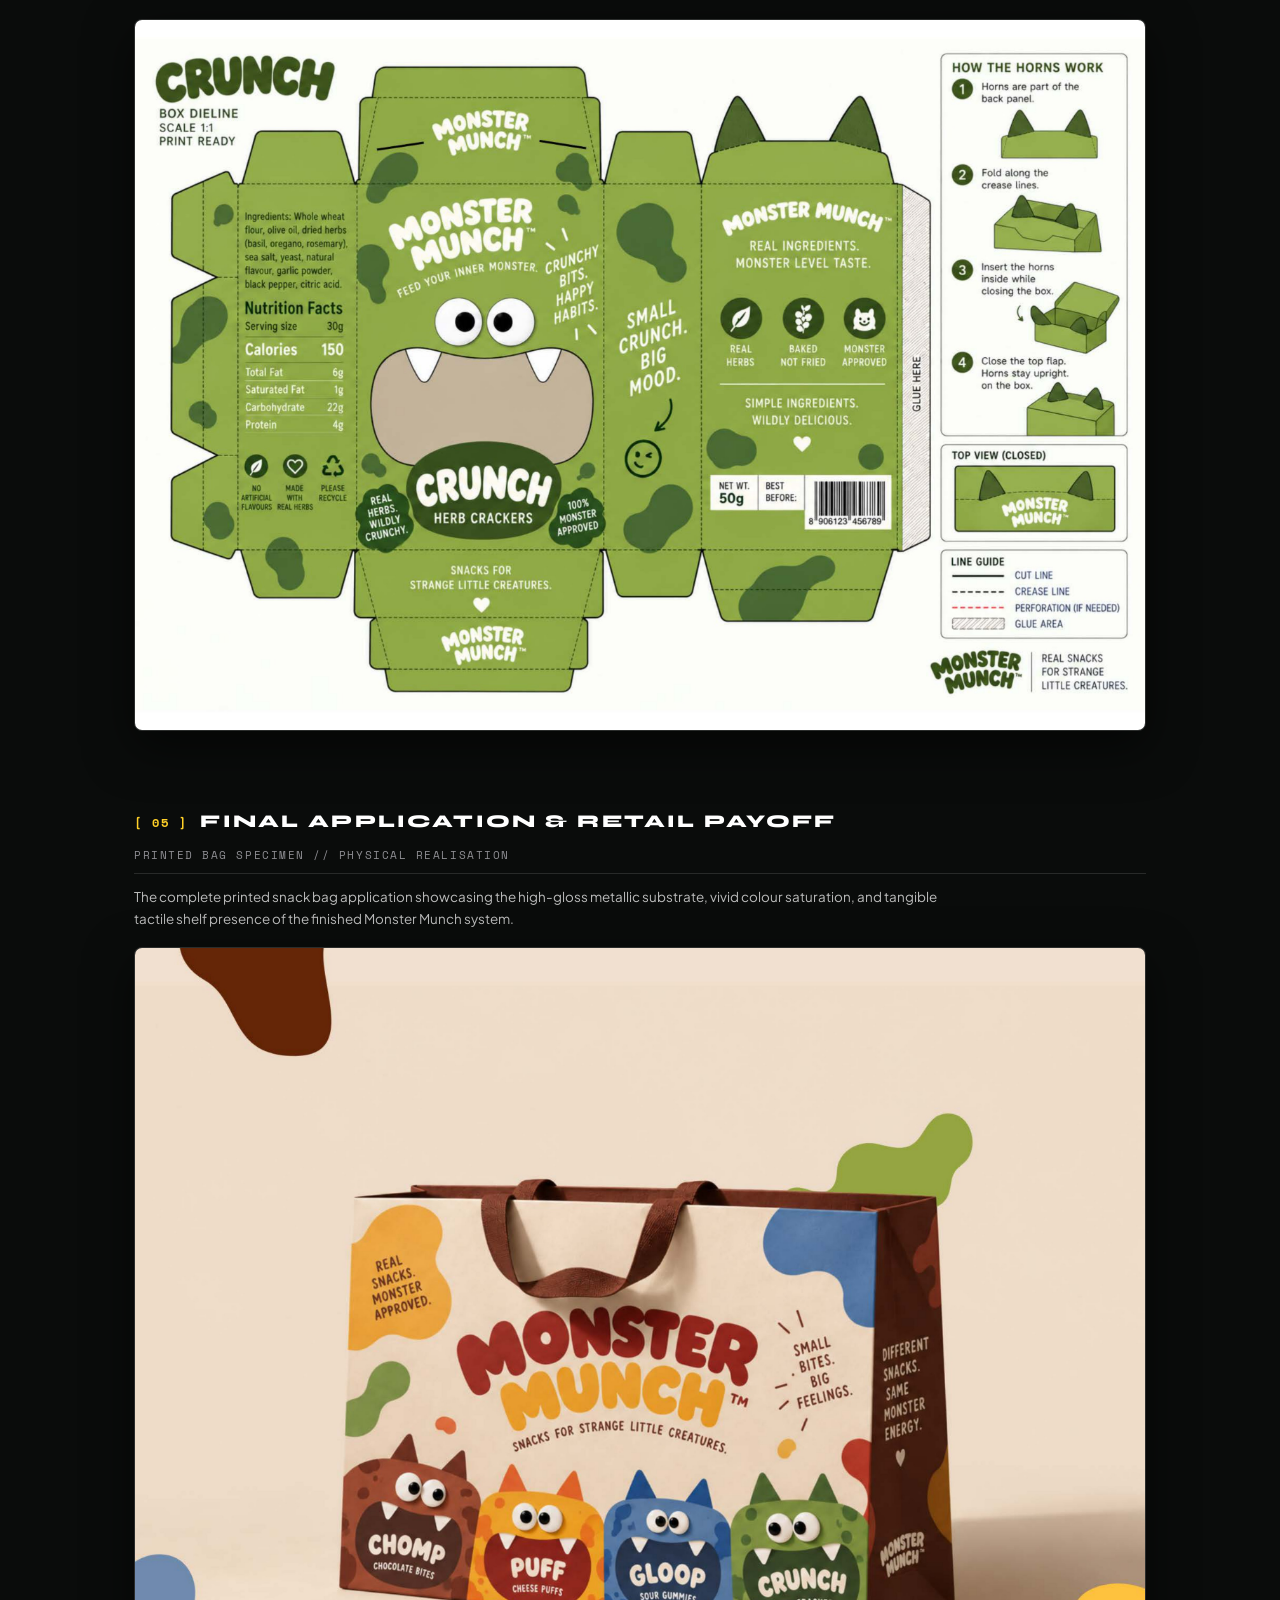
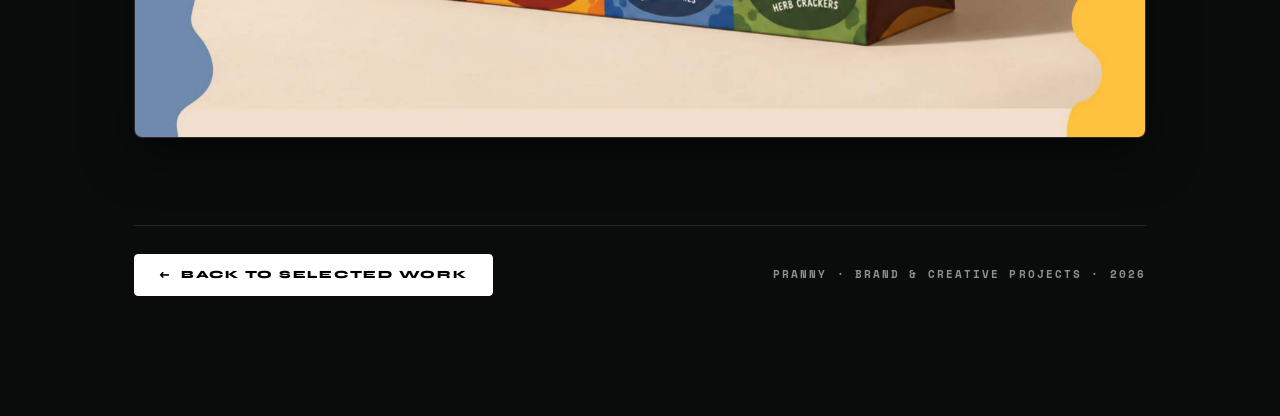
<file: monster-munch.html>
<!DOCTYPE html>
<html lang="en">
<head>
  <meta charset="UTF-8">
  <meta name="viewport" content="width=device-width, initial-scale=1.0">
  <title>MONSTER MUNCH — Brand & Creative Projects</title>

  <!-- SEO & Search Metadata -->
  <meta name="title" content="MONSTER MUNCH — Brand & Creative Projects">
  <meta name="description" content="MONSTER MUNCH — Concept Snack Packaging Design System case study.">

  <!-- Open Graph / Facebook / LinkedIn / WhatsApp -->
  <meta property="og:type" content="article">
  <meta property="og:url" content="https://graphic-portfolio-sand.vercel.app/monster-munch.html">
  <meta property="og:site_name" content="Brand & Creative Projects">
  <meta property="og:title" content="MONSTER MUNCH — Brand & Creative Projects">
  <meta property="og:description" content="MONSTER MUNCH — Concept Snack Packaging Design System case study.">
  <meta property="og:image" content="https://graphic-portfolio-sand.vercel.app/assets/project-covers/monster-munch-cover.jpg">

  <!-- Twitter / X -->
  <meta name="twitter:card" content="summary_large_image">
  <meta name="twitter:title" content="MONSTER MUNCH — Brand & Creative Projects">
  <meta name="twitter:description" content="MONSTER MUNCH — Concept Snack Packaging Design System case study.">
  <meta name="twitter:image" content="https://graphic-portfolio-sand.vercel.app/assets/project-covers/monster-munch-cover.jpg">
  
  <!-- Typography -->
  <link rel="preconnect" href="https://fonts.googleapis.com">
  <link rel="preconnect" href="https://fonts.gstatic.com" crossorigin>
  <link href="https://fonts.googleapis.com/css2?family=Plus+Jakarta+Sans:wght@400;500;600;700;800&family=Space+Mono:wght@400;700&family=Syne:wght@700;800&display=swap" rel="stylesheet">
  
  <style>
    :root {
      --bg: #0A0C0B;
      --card-bg: #0E100F;
      --text: #FFFFFF;
      --text-muted: #8E8E93;
      --yellow: #FFD028;
      --orange: #FF5A1F;
      --purple: #9B51E0;
      --green: #27AE60;
      --cyan: #00D2D3;
      --border: rgba(255, 255, 255, 0.12);
      --font-display: "Syne", sans-serif;
      --font-sans: "Plus Jakarta Sans", sans-serif;
      --font-mono: "Space Mono", monospace;
    }

    * {
      box-sizing: border-box;
      margin: 0;
      padding: 0;
    }

    body {
      background-color: var(--bg);
      color: var(--text);
      font-family: var(--font-sans);
      line-height: 1.5;
      -webkit-font-smoothing: antialiased;
      overflow-x: hidden;
    }

    /* Top Sticky Nav */
    .mm-nav {
      position: sticky;
      top: 0;
      z-index: 100;
      background: rgba(10, 12, 11, 0.92);
      backdrop-filter: blur(14px);
      -webkit-backdrop-filter: blur(14px);
      border-bottom: 1px solid var(--border);
      padding: 18px clamp(20px, 5vw, 64px);
      display: flex;
      justify-content: space-between;
      align-items: center;
    }

    .back-link {
      display: inline-flex;
      align-items: center;
      gap: 10px;
      color: var(--text);
      text-decoration: none;
      font-family: var(--font-display);
      font-size: 11.5px;
      font-weight: 800;
      letter-spacing: 0.16em;
      text-transform: uppercase;
      border: 1px solid rgba(255, 255, 255, 0.2);
      border-radius: 4px;
      padding: 10px 18px;
      transition: background-color 0.2s ease, border-color 0.2s ease, transform 0.2s ease, color 0.2s ease;
    }

    .back-link:hover {
      background-color: #FFFFFF;
      color: #000000;
      border-color: #FFFFFF;
      transform: translateX(-3px);
    }

    .nav-specimen {
      font-family: var(--font-mono);
      font-size: 11px;
      font-weight: 700;
      letter-spacing: 0.2em;
      color: var(--text-muted);
      text-transform: uppercase;
    }

    /* Main Container */
    .mm-container {
      max-width: 1140px;
      margin: 0 auto;
      padding: clamp(32px, 5vh, 60px) clamp(20px, 5vw, 64px) 120px;
      display: flex;
      flex-direction: column;
      gap: clamp(48px, 7vh, 84px);
    }

    /* Opening Hero */
    .mm-hero {
      display: flex;
      flex-direction: column;
      gap: clamp(24px, 3.5vh, 36px);
      width: 100%;
    }

    .mm-hero-meta {
      display: flex;
      align-items: center;
      gap: 16px;
      flex-wrap: wrap;
    }

    .mm-kicker {
      font-family: var(--font-mono);
      font-size: 11.5px;
      font-weight: 700;
      letter-spacing: 0.22em;
      color: var(--yellow);
      text-transform: uppercase;
    }

    .mm-tag {
      font-family: var(--font-display);
      font-size: 10.5px;
      font-weight: 800;
      letter-spacing: 0.18em;
      color: rgba(255, 255, 255, 0.9);
      text-transform: uppercase;
      background-color: rgba(255, 255, 255, 0.08);
      border: 1px solid rgba(255, 255, 255, 0.14);
      padding: 4px 12px;
      border-radius: 4px;
    }

    .mm-title-group {
      display: flex;
      flex-direction: column;
      gap: 8px;
    }

    .mm-num {
      font-family: var(--font-mono);
      font-size: clamp(14px, 1.6vw, 20px);
      font-weight: 700;
      letter-spacing: 0.16em;
      color: var(--text-muted);
    }

    .mm-title {
      font-family: var(--font-display);
      font-size: clamp(48px, 8vw, 100px);
      font-weight: 800;
      letter-spacing: -0.035em;
      line-height: 0.9;
      color: #FFFFFF;
      text-transform: uppercase;
    }

    .mm-subheading {
      font-family: var(--font-display);
      font-size: clamp(14px, 1.5vw, 20px);
      font-weight: 800;
      letter-spacing: 0.14em;
      color: var(--yellow);
      text-transform: uppercase;
    }

    .mm-category {
      font-family: var(--font-mono);
      font-size: clamp(10.5px, 1.05vw, 13px);
      font-weight: 400;
      letter-spacing: 0.18em;
      color: rgba(255, 255, 255, 0.65);
    }

    /* Cover Frame */
    .mm-frame {
      width: 100%;
      border-radius: 8px;
      overflow: hidden;
      border: 1px solid var(--border);
      background-color: var(--card-bg);
      box-shadow: 0 16px 48px rgba(0, 0, 0, 0.55);
      position: relative;
    }

    .mm-img {
      width: 100%;
      height: auto;
      display: block;
      object-fit: contain;
    }

    /* Editorial Brief Grid */
    .brief-grid {
      display: grid;
      grid-template-columns: repeat(2, 1fr);
      gap: clamp(16px, 2vw, 24px);
      width: 100%;
    }

    .brief-card {
      background-color: var(--card-bg);
      border: 1px solid rgba(255, 255, 255, 0.1);
      border-radius: 6px;
      padding: clamp(22px, 3vh, 32px) clamp(20px, 2.5vw, 28px);
      display: flex;
      flex-direction: column;
      gap: 12px;
      box-shadow: 0 4px 18px rgba(0, 0, 0, 0.3);
    }

    .brief-num {
      font-family: var(--font-mono);
      font-size: 10.5px;
      font-weight: 700;
      letter-spacing: 0.2em;
      color: var(--yellow);
      text-transform: uppercase;
    }

    .brief-title {
      font-family: var(--font-display);
      font-size: clamp(16px, 1.6vw, 22px);
      font-weight: 800;
      letter-spacing: -0.02em;
      color: #FFFFFF;
      text-transform: uppercase;
    }

    .brief-text {
      font-size: clamp(13px, 1.05vw, 15px);
      font-weight: 400;
      line-height: 1.65;
      color: rgba(255, 255, 255, 0.78);
    }

    .tags-wrap {
      display: flex;
      flex-wrap: wrap;
      gap: 8px;
      margin-top: 4px;
    }

    .d-tag {
      font-family: var(--font-display);
      font-size: 11px;
      font-weight: 800;
      letter-spacing: 0.16em;
      color: #000000;
      background-color: var(--yellow);
      border: 1px solid rgba(255, 255, 255, 0.2);
      padding: 6px 14px;
      border-radius: 4px;
    }

    .d-tag-orange {
      background-color: var(--orange);
      color: #FFFFFF;
    }

    .d-tag-green {
      background-color: var(--green);
      color: #FFFFFF;
    }

    .d-tag-cyan {
      background-color: var(--cyan);
      color: #000000;
    }

    /* Exhibits Flow */
    .exhibits-flow {
      display: flex;
      flex-direction: column;
      gap: clamp(56px, 8.5vh, 92px);
      width: 100%;
    }

    .exhibit {
      display: flex;
      flex-direction: column;
      gap: 16px;
      width: 100%;
    }

    .exhibit-header {
      display: flex;
      justify-content: space-between;
      align-items: baseline;
      flex-wrap: wrap;
      gap: 12px;
      padding-bottom: 10px;
      border-bottom: 1px solid rgba(255, 255, 255, 0.12);
    }

    .exhibit-title-wrap {
      display: flex;
      align-items: baseline;
      gap: 12px;
    }

    .exhibit-num {
      font-family: var(--font-mono);
      font-size: 11.5px;
      font-weight: 700;
      letter-spacing: 0.18em;
      color: var(--yellow);
    }

    .exhibit-title {
      font-family: var(--font-display);
      font-size: clamp(14px, 1.4vw, 18px);
      font-weight: 800;
      letter-spacing: 0.12em;
      color: #FFFFFF;
      text-transform: uppercase;
    }

    .exhibit-note {
      font-family: var(--font-mono);
      font-size: 11px;
      letter-spacing: 0.14em;
      color: var(--text-muted);
      text-transform: uppercase;
    }

    .exhibit-caption {
      font-size: clamp(13px, 1.05vw, 15px);
      font-weight: 400;
      line-height: 1.65;
      color: rgba(255, 255, 255, 0.72);
      max-width: 820px;
      margin-top: -4px;
    }

    /* Footer */
    .mm-footer {
      display: flex;
      flex-direction: column;
      gap: 28px;
      padding-top: 24px;
      width: 100%;
    }

    .footer-rule {
      width: 100%;
      height: 1px;
      background-color: var(--border);
    }

    .footer-action-wrap {
      display: flex;
      align-items: center;
      justify-content: space-between;
      flex-wrap: wrap;
      gap: 16px;
    }

    .back-btn-bottom {
      background: #FFFFFF;
      color: #000000;
      border: 1px solid #FFFFFF;
      border-radius: 4px;
      padding: 12px 24px;
      text-decoration: none;
      display: inline-flex;
      align-items: center;
      gap: 10px;
      font-family: var(--font-display);
      font-size: 11px;
      font-weight: 800;
      letter-spacing: 0.16em;
      text-transform: uppercase;
      transition: background-color 0.2s ease, color 0.2s ease, transform 0.2s ease;
    }

    .back-btn-bottom:hover {
      background-color: transparent;
      color: #FFFFFF;
      transform: translateX(-3px);
    }

    .footer-tag {
      font-family: var(--font-mono);
      font-size: 10.5px;
      font-weight: 700;
      letter-spacing: 0.2em;
      color: var(--text-muted);
      text-transform: uppercase;
    }

    @media (max-width: 768px) {
      .brief-grid {
        grid-template-columns: 1fr;
      }

      .footer-action-wrap {
        flex-direction: column;
        align-items: flex-start;
      }
    }
  </style>
  <link rel="stylesheet" href="css/view-scale.css">
</head>
<body>

  <!-- Top Sticky Navigation -->
  <nav class="mm-nav" aria-label="Case Study Navigation">
    <a href="index.html#work" class="back-link">
      <span aria-hidden="true">←</span>
      <span>BACK TO WORK</span>
    </a>
    <span class="nav-specimen">PROJECT 03 // MONSTER MUNCH</span>
  </nav>

  <main class="mm-container">

    <!-- 1. OPENING HERO -->
    <header class="mm-hero">
      <div class="mm-hero-meta">
        <span class="mm-kicker">[ CASE STUDY 03 // CONCEPT PROJECT ]</span>
        <span class="mm-tag">CONCEPT PROJECT · SNACK PACKAGING</span>
      </div>

      <div class="mm-title-group">
        <span class="mm-num">03</span>
        <h1 class="mm-title">MONSTER MUNCH</h1>
        <p class="mm-subheading">CONCEPT PLAYFUL SNACK PACKAGING & CHARACTER SYSTEM</p>
        <p class="mm-category">Self-Initiated Concept · Character Illustration · Structural Dieline Design · Dynamic Colour Framework</p>
      </div>

      <!-- Hero Visual (monster-munch-hero.jpg) -->
      <figure class="mm-frame">
        <img src="assets/monster-munch/monster-munch-hero.jpg" alt="MONSTER MUNCH Playful Snack Packaging Hero Specimen" class="mm-img" loading="eager">
      </figure>
    </header>

    <!-- 2. EDITORIAL BRIEF & PACKAGING CONCEPT -->
    <section class="brief-grid" aria-label="Design Brief and Project Objectives">
      <div class="brief-card">
        <span class="brief-num">01 // THE IDEA</span>
        <h3 class="brief-title">MISCHIEVOUS SNACKING</h3>
        <p class="brief-text">MONSTER MUNCH is a character-driven snack packaging system created to inject vibrant personality, bold humour, and irresistible appetite appeal into the crowded snack aisle.</p>
      </div>

      <div class="brief-card">
        <span class="brief-num">02 // THE CHALLENGE</span>
        <h3 class="brief-title">SHELF STANDOUT</h3>
        <p class="brief-text">Break away from generic, sterile snack packaging tropes with a distinctive monster mascot universe that connects instantly with youthful, energetic snack enthusiasts.</p>
      </div>

      <div class="brief-card">
        <span class="brief-num">03 // THE OBJECTIVE</span>
        <h3 class="brief-title">SCALABLE FLAVOUR SYSTEM</h3>
        <p class="brief-text">Develop an adaptable packaging dieline and colour framework capable of expressing individual flavour profiles while preserving unmistakable overarching brand identity.</p>
      </div>

      <div class="brief-card">
        <span class="brief-num">04 // CREATIVE DIRECTION</span>
        <div class="tags-wrap">
          <span class="d-tag">PLAYFUL</span>
          <span class="d-tag d-tag-orange">COLOURFUL</span>
          <span class="d-tag d-tag-green">BOLD</span>
          <span class="d-tag d-tag-cyan">YOUTHFUL</span>
        </div>
      </div>
    </section>

    <!-- 5 DESIGNED CASE STUDY EXHIBITS (01 to 05) -->
    <div class="exhibits-flow">

      <!-- 3. CHOMP DIELINE -->
      <section class="exhibit">
        <header class="exhibit-header">
          <div class="exhibit-title-wrap">
            <span class="exhibit-num">[ 01 ]</span>
            <h2 class="exhibit-title">CHOMP — FLAVOUR PACKAGING & DIELINE</h2>
          </div>
          <span class="exhibit-note">FIRE-ROASTED BBQ // CHARACTER DIELINE</span>
        </header>
        <p class="exhibit-caption">CHOMP features a bold, wide-mouthed monster representing intense savoury crunch. The packaging dieline integrates expressive facial geometry, high-impact typography, and a structured nutritional hierarchy designed for maximum shelf visibility.</p>
        <figure class="mm-frame">
          <img src="assets/monster-munch/monster-munch-chomp-dieline.jpg" alt="MONSTER MUNCH Chomp Flavour Packaging Dieline" class="mm-img" loading="lazy">
        </figure>
      </section>

      <!-- 4. PUFF DIELINE -->
      <section class="exhibit">
        <header class="exhibit-header">
          <div class="exhibit-title-wrap">
            <span class="exhibit-num">[ 02 ]</span>
            <h2 class="exhibit-title">PUFF — FLAVOUR PACKAGING & DIELINE</h2>
          </div>
          <span class="exhibit-note">CHEDDAR CHEESE // AIR-POPPED TEXTURE</span>
        </header>
        <p class="exhibit-caption">PUFF embodies airy, cloud-like cheese indulgence with soft rounded character forms, vibrant golden-yellow palettes, and a playful illustrated narrative across all dieline panels.</p>
        <figure class="mm-frame">
          <img src="assets/monster-munch/monster-munch-puff-dieline.jpg" alt="MONSTER MUNCH Puff Flavour Packaging Dieline" class="mm-img" loading="lazy">
        </figure>
      </section>

      <!-- 5. GLOOP DIELINE -->
      <section class="exhibit">
        <header class="exhibit-header">
          <div class="exhibit-title-wrap">
            <span class="exhibit-num">[ 03 ]</span>
            <h2 class="exhibit-title">GLOOP — FLAVOUR PACKAGING & DIELINE</h2>
          </div>
          <span class="exhibit-note">SOUR CREAM & ONION // TANGY PROFILE</span>
        </header>
        <p class="exhibit-caption">GLOOP channels tangy, zesty energy through vibrant slime-green hues, quirky character expressions, and playful typographic callouts engineered for instant consumer delight.</p>
        <figure class="mm-frame">
          <img src="assets/monster-munch/monster-munch-gloop-dieline.jpg" alt="MONSTER MUNCH Gloop Flavour Packaging Dieline" class="mm-img" loading="lazy">
        </figure>
      </section>

      <!-- 6. CRUNCH DIELINE -->
      <section class="exhibit">
        <header class="exhibit-header">
          <div class="exhibit-title-wrap">
            <span class="exhibit-num">[ 04 ]</span>
            <h2 class="exhibit-title">CRUNCH — FLAVOUR PACKAGING & DIELINE</h2>
          </div>
          <span class="exhibit-note">SPICY CHILLI // HIGH-IMPACT HEAT</span>
        </header>
        <p class="exhibit-caption">CRUNCH delivers explosive heat with intense crimson accents, sharp jagged tooth motifs, and punchy packaging geometry built to command attention in retail snack aisles.</p>
        <figure class="mm-frame">
          <img src="assets/monster-munch/monster-munch-crunch-dieline.jpg" alt="MONSTER MUNCH Crunch Flavour Packaging Dieline" class="mm-img" loading="lazy">
        </figure>
      </section>

      <!-- 7. FINAL APPLICATION & PACKAGING REALISATION -->
      <section class="exhibit">
        <header class="exhibit-header">
          <div class="exhibit-title-wrap">
            <span class="exhibit-num">[ 05 ]</span>
            <h2 class="exhibit-title">FINAL APPLICATION & RETAIL PAYOFF</h2>
          </div>
          <span class="exhibit-note">PRINTED BAG SPECIMEN // PHYSICAL REALISATION</span>
        </header>
        <p class="exhibit-caption">The complete printed snack bag application showcasing the high-gloss metallic substrate, vivid colour saturation, and tangible tactile shelf presence of the finished Monster Munch system.</p>
        <figure class="mm-frame">
          <img src="assets/monster-munch/monster-munch-final-bag.jpg" alt="MONSTER MUNCH Finished Snack Bag Retail Application" class="mm-img" loading="lazy">
        </figure>
      </section>

    </div> <!-- /exhibits-flow -->

    <!-- 8. CLOSING & PORTFOLIO NAVIGATION -->
    <footer class="mm-footer">
      <div class="footer-rule"></div>
      <div class="footer-action-wrap">
        <a href="index.html#work" class="back-btn-bottom">
          <span aria-hidden="true">←</span>
          <span>BACK TO SELECTED WORK</span>
        </a>
        <span class="footer-tag">PRANNY · BRAND & CREATIVE PROJECTS · 2026</span>
      </div>
    </footer>

  </main>

  <script src="js/view-scale.js"></script>
</body>
</html>
</file>
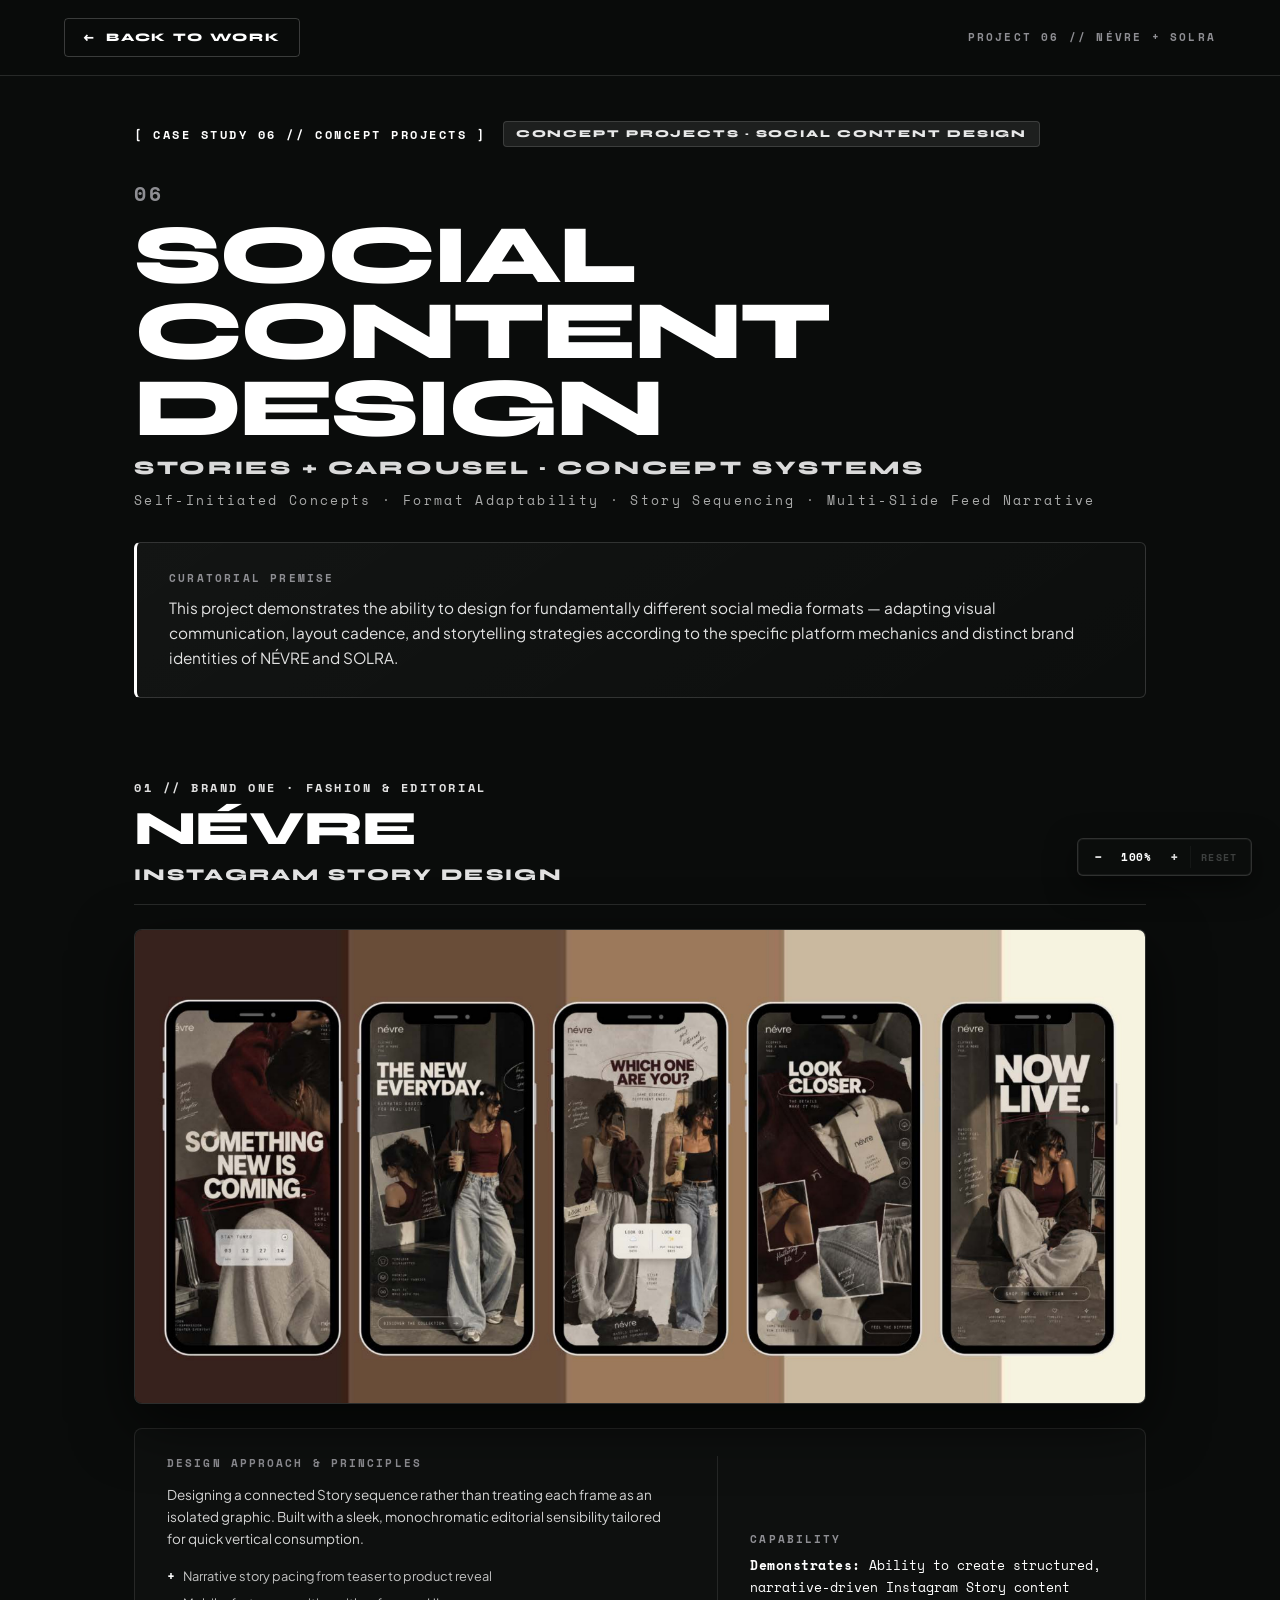
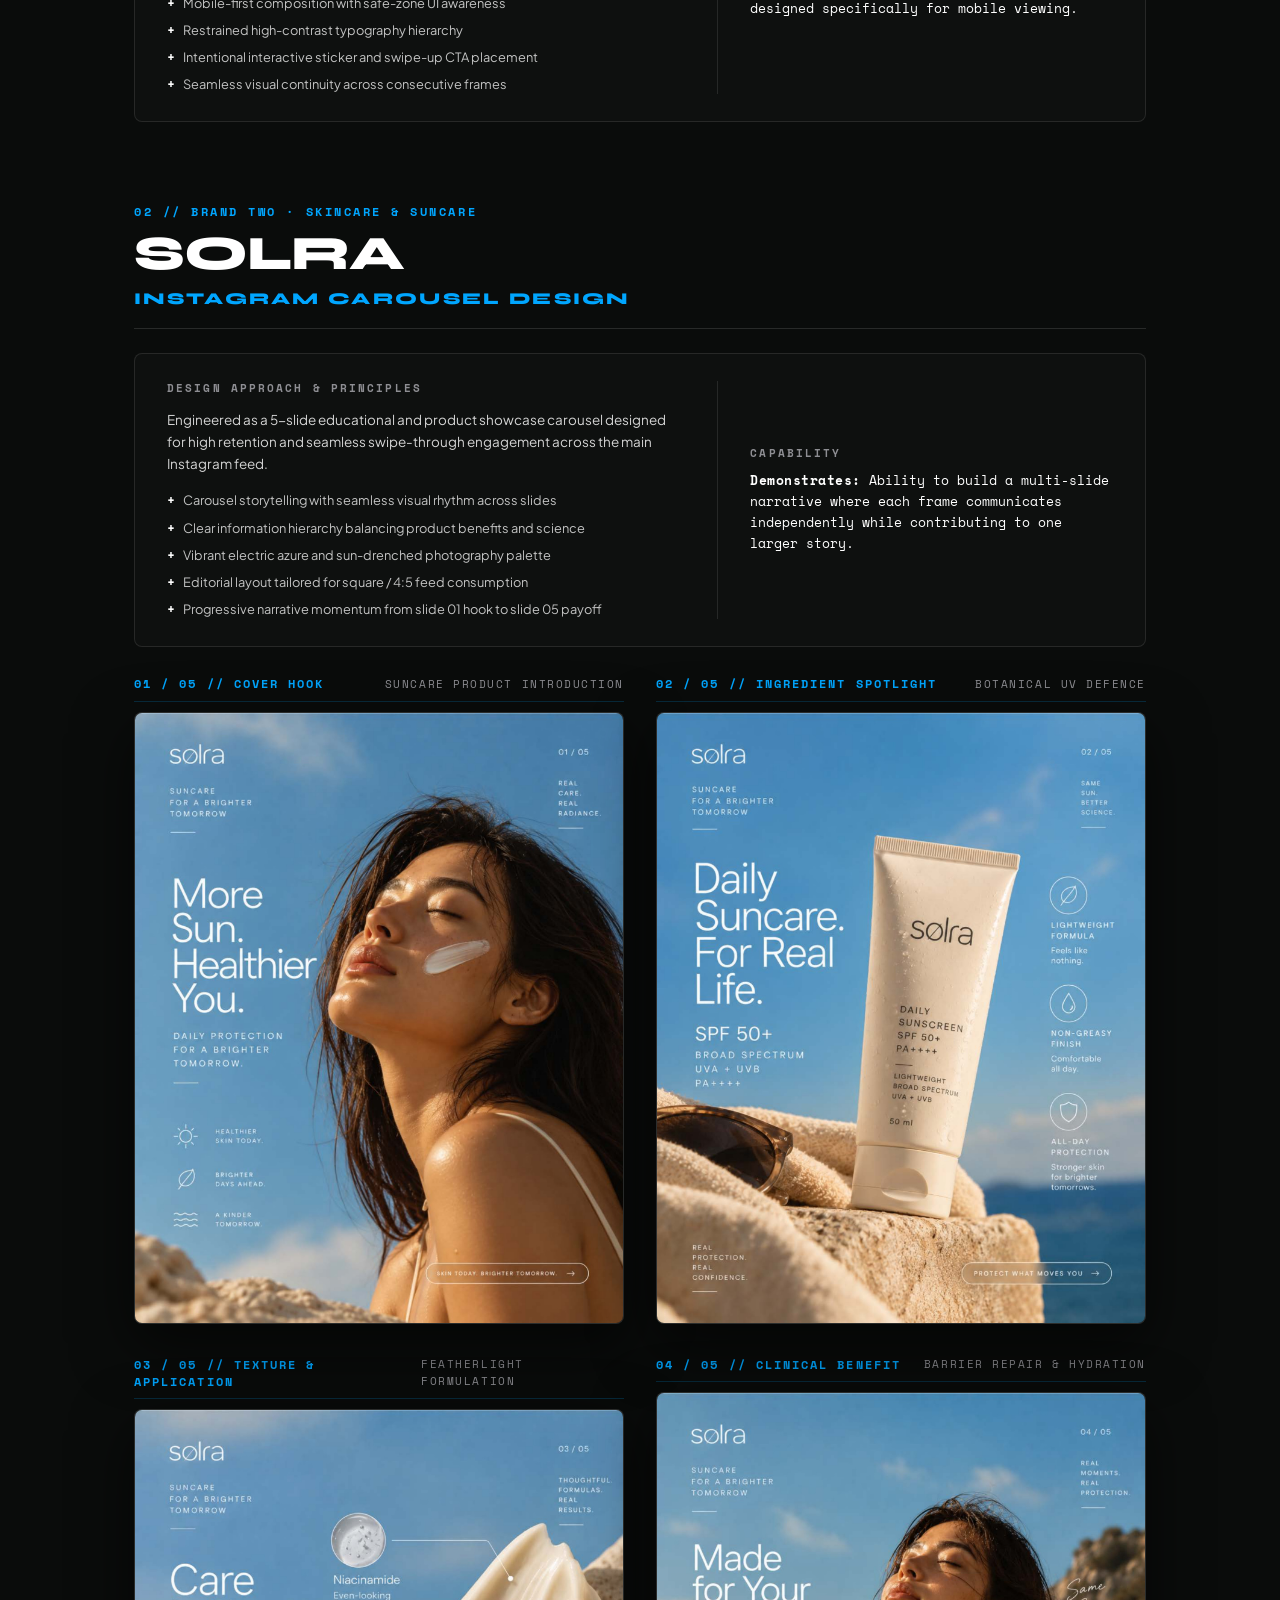
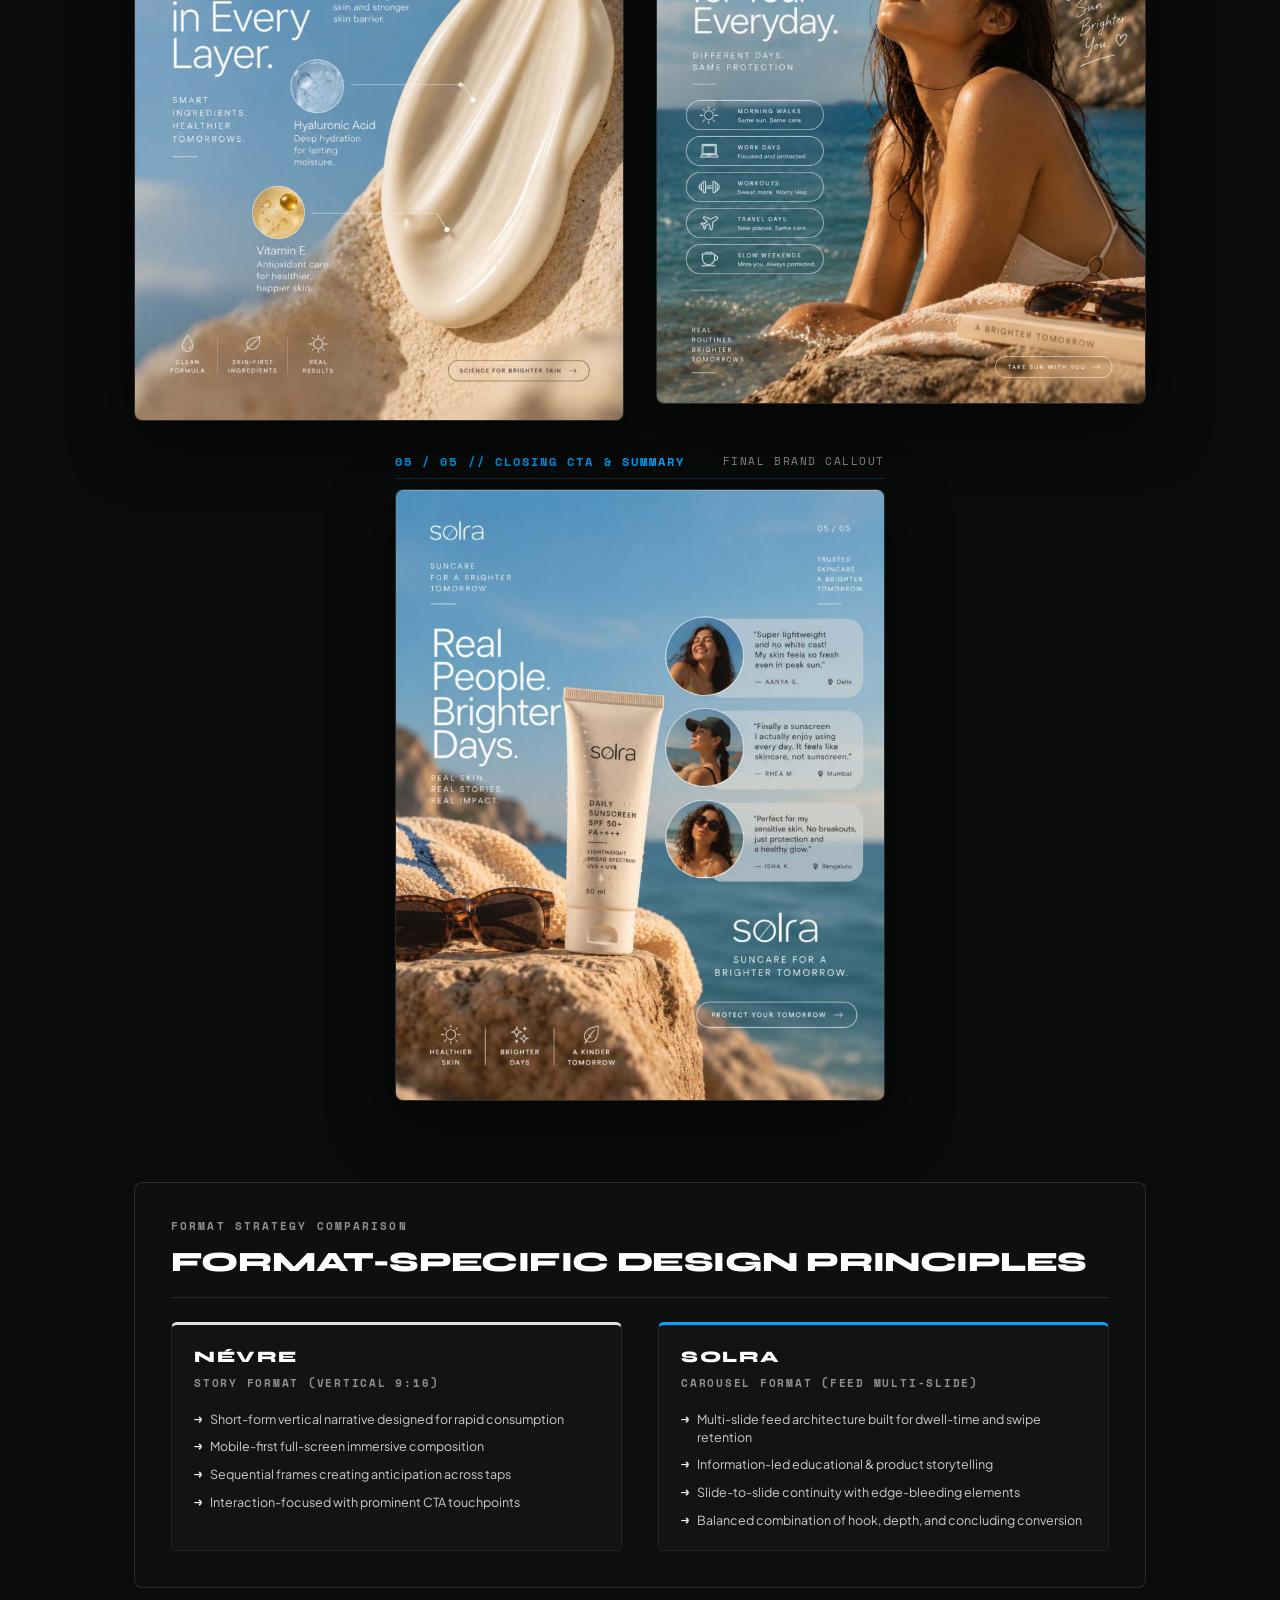
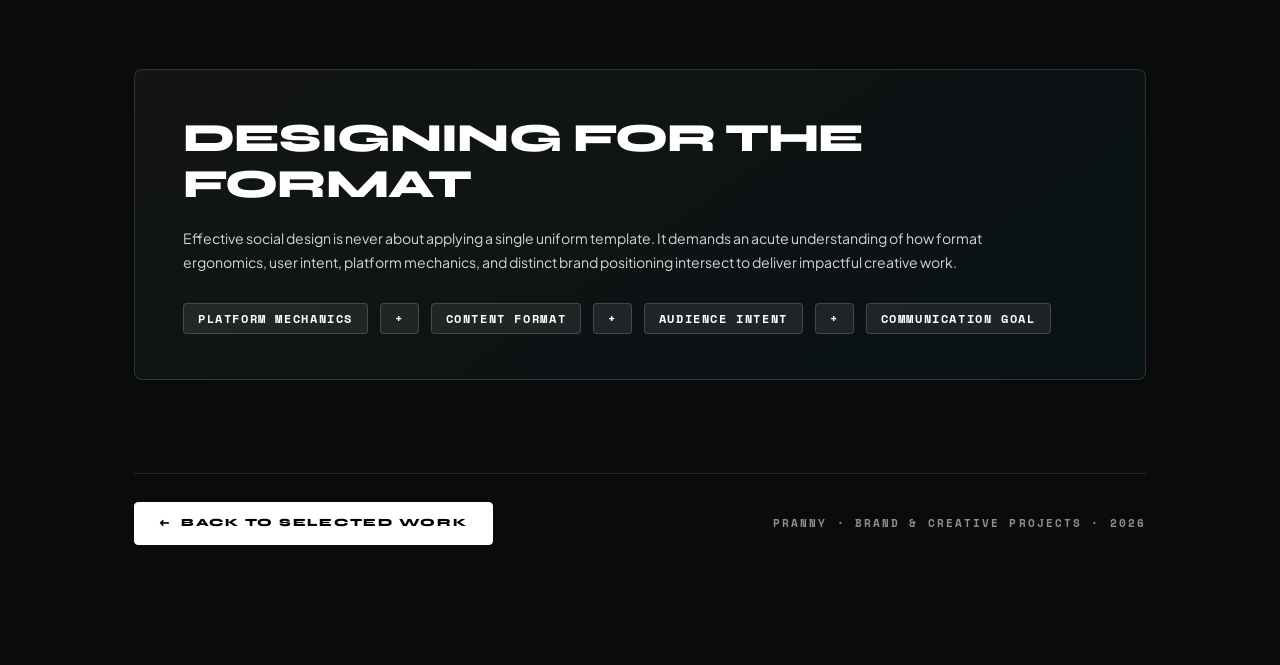
<file: nevre-solra.html>
<!DOCTYPE html>
<html lang="en">
<head>
  <meta charset="UTF-8">
  <meta name="viewport" content="width=device-width, initial-scale=1.0">
  <title>NÉVRE & SOLRA — Brand & Creative Projects</title>

  <!-- SEO & Search Metadata -->
  <meta name="title" content="NÉVRE & SOLRA — Brand & Creative Projects">
  <meta name="description" content="NÉVRE & SOLRA — Social Media Content & Design System (Concept Projects) case study.">

  <!-- Open Graph / Facebook / LinkedIn / WhatsApp -->
  <meta property="og:type" content="article">
  <meta property="og:url" content="https://graphic-portfolio-sand.vercel.app/nevre-solra.html">
  <meta property="og:site_name" content="Brand & Creative Projects">
  <meta property="og:title" content="NÉVRE & SOLRA — Brand & Creative Projects">
  <meta property="og:description" content="NÉVRE & SOLRA — Social Media Content & Design System (Concept Projects) case study.">
  <meta property="og:image" content="https://graphic-portfolio-sand.vercel.app/assets/project-covers/nevre-solra-cover.jpg">

  <!-- Twitter / X -->
  <meta name="twitter:card" content="summary_large_image">
  <meta name="twitter:title" content="NÉVRE & SOLRA — Brand & Creative Projects">
  <meta name="twitter:description" content="NÉVRE & SOLRA — Social Media Content & Design System (Concept Projects) case study.">
  <meta name="twitter:image" content="https://graphic-portfolio-sand.vercel.app/assets/project-covers/nevre-solra-cover.jpg">
  
  <!-- Typography -->
  <link rel="preconnect" href="https://fonts.googleapis.com">
  <link rel="preconnect" href="https://fonts.gstatic.com" crossorigin>
  <link href="https://fonts.googleapis.com/css2?family=Plus+Jakarta+Sans:wght@400;500;600;700;800&family=Space+Mono:wght@400;700&family=Syne:wght@700;800&family=Instrument+Serif:ital@0;1&display=swap" rel="stylesheet">
  
  <style>
    :root {
      --bg: #0A0C0B;
      --card-bg: #0E100F;
      --text: #FFFFFF;
      --text-muted: #8E8E93;
      --nevre-accent: #E2E2E2;
      --solra-blue: #00A6FF;
      --solra-azure: #0077CC;
      --solra-bg: #0C1A29;
      --border: rgba(255, 255, 255, 0.12);
      --font-display: "Syne", sans-serif;
      --font-sans: "Plus Jakarta Sans", sans-serif;
      --font-mono: "Space Mono", monospace;
      --font-serif: "Instrument Serif", Georgia, serif;
    }

    * {
      box-sizing: border-box;
      margin: 0;
      padding: 0;
    }

    body {
      background-color: var(--bg);
      color: var(--text);
      font-family: var(--font-sans);
      line-height: 1.5;
      -webkit-font-smoothing: antialiased;
      overflow-x: hidden;
    }

    /* Top Sticky Nav */
    .ns-nav {
      position: sticky;
      top: 0;
      z-index: 100;
      background: rgba(10, 12, 11, 0.92);
      backdrop-filter: blur(14px);
      -webkit-backdrop-filter: blur(14px);
      border-bottom: 1px solid var(--border);
      padding: 18px clamp(20px, 5vw, 64px);
      display: flex;
      justify-content: space-between;
      align-items: center;
    }

    .back-link {
      display: inline-flex;
      align-items: center;
      gap: 10px;
      color: var(--text);
      text-decoration: none;
      font-family: var(--font-display);
      font-size: 11.5px;
      font-weight: 800;
      letter-spacing: 0.16em;
      text-transform: uppercase;
      border: 1px solid rgba(255, 255, 255, 0.2);
      border-radius: 4px;
      padding: 10px 18px;
      transition: background-color 0.2s ease, border-color 0.2s ease, transform 0.2s ease, color 0.2s ease;
    }

    .back-link:hover {
      background-color: #FFFFFF;
      color: #000000;
      border-color: #FFFFFF;
      transform: translateX(-3px);
    }

    .nav-specimen {
      font-family: var(--font-mono);
      font-size: 11px;
      font-weight: 700;
      letter-spacing: 0.2em;
      color: var(--text-muted);
      text-transform: uppercase;
    }

    /* Main Container */
    .ns-container {
      max-width: 1140px;
      margin: 0 auto;
      padding: clamp(32px, 5vh, 60px) clamp(20px, 5vw, 64px) 120px;
      display: flex;
      flex-direction: column;
      gap: clamp(64px, 9vh, 108px);
    }

    /* Opening Hero */
    .ns-hero {
      display: flex;
      flex-direction: column;
      gap: clamp(24px, 3.5vh, 36px);
      width: 100%;
    }

    .ns-hero-meta {
      display: flex;
      align-items: center;
      gap: 16px;
      flex-wrap: wrap;
    }

    .ns-kicker {
      font-family: var(--font-mono);
      font-size: 11.5px;
      font-weight: 700;
      letter-spacing: 0.22em;
      color: #FFFFFF;
      text-transform: uppercase;
    }

    .ns-tag {
      font-family: var(--font-display);
      font-size: 10.5px;
      font-weight: 800;
      letter-spacing: 0.18em;
      color: rgba(255, 255, 255, 0.9);
      text-transform: uppercase;
      background-color: rgba(255, 255, 255, 0.08);
      border: 1px solid rgba(255, 255, 255, 0.14);
      padding: 4px 12px;
      border-radius: 4px;
    }

    .ns-title-group {
      display: flex;
      flex-direction: column;
      gap: 8px;
    }

    .ns-num {
      font-family: var(--font-mono);
      font-size: clamp(14px, 1.6vw, 20px);
      font-weight: 700;
      letter-spacing: 0.16em;
      color: var(--text-muted);
    }

    .ns-title {
      font-family: var(--font-display);
      font-size: clamp(38px, 6.5vw, 84px);
      font-weight: 800;
      letter-spacing: -0.035em;
      line-height: 0.92;
      color: #FFFFFF;
      text-transform: uppercase;
    }

    .ns-subheading {
      font-family: var(--font-display);
      font-size: clamp(14px, 1.5vw, 20px);
      font-weight: 800;
      letter-spacing: 0.14em;
      color: rgba(255, 255, 255, 0.85);
      text-transform: uppercase;
    }

    .ns-category {
      font-family: var(--font-mono);
      font-size: clamp(10.5px, 1.05vw, 13px);
      font-weight: 400;
      letter-spacing: 0.18em;
      color: rgba(255, 255, 255, 0.65);
    }

    /* Purpose Statement Box */
    .premise-box {
      background: linear-gradient(145deg, rgba(255, 255, 255, 0.04), rgba(255, 255, 255, 0.01));
      border: 1px solid rgba(255, 255, 255, 0.14);
      border-left: 3px solid #FFFFFF;
      border-radius: 6px;
      padding: clamp(22px, 3vh, 32px) clamp(20px, 3vw, 32px);
      display: flex;
      flex-direction: column;
      gap: 10px;
    }

    .premise-kicker {
      font-family: var(--font-mono);
      font-size: 11px;
      font-weight: 700;
      letter-spacing: 0.2em;
      color: var(--text-muted);
      text-transform: uppercase;
    }

    .premise-text {
      font-size: clamp(14.5px, 1.2vw, 17.5px);
      font-weight: 400;
      line-height: 1.6;
      color: rgba(255, 255, 255, 0.88);
    }

    /* Frame Styling */
    .ns-frame {
      width: 100%;
      border-radius: 8px;
      overflow: hidden;
      border: 1px solid var(--border);
      background-color: var(--card-bg);
      box-shadow: 0 20px 60px rgba(0, 0, 0, 0.6);
      position: relative;
    }

    .ns-img {
      width: 100%;
      height: auto;
      display: block;
      object-fit: contain;
    }

    /* Section Headers */
    .brand-section-header {
      display: flex;
      flex-direction: column;
      gap: 8px;
      padding-bottom: 16px;
      border-bottom: 1px solid rgba(255, 255, 255, 0.12);
      width: 100%;
    }

    .brand-kicker-nevre {
      font-family: var(--font-mono);
      font-size: 11.5px;
      font-weight: 700;
      letter-spacing: 0.22em;
      color: var(--nevre-accent);
      text-transform: uppercase;
    }

    .brand-kicker-solra {
      font-family: var(--font-mono);
      font-size: 11.5px;
      font-weight: 700;
      letter-spacing: 0.22em;
      color: var(--solra-blue);
      text-transform: uppercase;
    }

    .brand-title {
      font-family: var(--font-display);
      font-size: clamp(28px, 4vw, 48px);
      font-weight: 800;
      letter-spacing: -0.02em;
      color: #FFFFFF;
      text-transform: uppercase;
      line-height: 1.05;
    }

    .brand-subheading {
      font-family: var(--font-display);
      font-size: clamp(13px, 1.3vw, 16.5px);
      font-weight: 800;
      letter-spacing: 0.14em;
      text-transform: uppercase;
    }

    .sub-nevre {
      color: var(--nevre-accent);
    }

    .sub-solra {
      color: var(--solra-blue);
    }

    /* Editorial Meta Grid */
    .editorial-meta-card {
      background-color: var(--card-bg);
      border: 1px solid rgba(255, 255, 255, 0.1);
      border-radius: 8px;
      padding: clamp(24px, 3vh, 32px) clamp(22px, 3vw, 32px);
      display: grid;
      grid-template-columns: 1.3fr 1fr;
      gap: clamp(20px, 3vw, 36px);
      width: 100%;
    }

    .meta-content-col {
      display: flex;
      flex-direction: column;
      gap: 12px;
    }

    .meta-label {
      font-family: var(--font-mono);
      font-size: 10.5px;
      font-weight: 700;
      letter-spacing: 0.2em;
      color: var(--text-muted);
      text-transform: uppercase;
    }

    .meta-body-text {
      font-size: clamp(13.5px, 1.05vw, 15px);
      font-weight: 400;
      line-height: 1.65;
      color: rgba(255, 255, 255, 0.82);
    }

    .principles-list {
      list-style: none;
      display: flex;
      flex-direction: column;
      gap: 8px;
      margin-top: 4px;
    }

    .principles-list li {
      font-size: clamp(12.5px, 1vw, 14px);
      color: rgba(255, 255, 255, 0.75);
      display: flex;
      align-items: baseline;
      gap: 8px;
    }

    .principles-list li::before {
      content: "+";
      font-family: var(--font-mono);
      font-weight: 700;
      color: #FFFFFF;
    }

    .meta-takeaway-col {
      display: flex;
      flex-direction: column;
      gap: 8px;
      border-left: 1px solid rgba(255, 255, 255, 0.1);
      padding-left: clamp(20px, 2.5vw, 32px);
      justify-content: center;
    }

    .takeaway-statement {
      font-family: var(--font-mono);
      font-size: clamp(12.5px, 1vw, 14.5px);
      font-weight: 400;
      line-height: 1.65;
      color: #FFFFFF;
    }

    .takeaway-statement strong {
      font-weight: 700;
      letter-spacing: 0.04em;
    }

    /* Solra Carousel Showcase Grid (2-Col + Centered 5th Slide) */
    .carousel-grid {
      display: grid;
      grid-template-columns: repeat(2, 1fr);
      gap: clamp(18px, 2.5vw, 32px);
      width: 100%;
      margin-top: 28px;
    }

    .carousel-slide-item {
      display: flex;
      flex-direction: column;
      gap: 10px;
      width: 100%;
    }

    .carousel-slide-item.slide-center {
      grid-column: 1 / -1;
      max-width: calc(50% - clamp(9px, 1.25vw, 16px));
      margin: 0 auto;
      width: 100%;
    }

    .slide-indicator-bar {
      display: flex;
      justify-content: space-between;
      align-items: center;
      padding-bottom: 8px;
      border-bottom: 1px solid rgba(0, 166, 255, 0.2);
    }

    .slide-badge {
      font-family: var(--font-mono);
      font-size: 11.5px;
      font-weight: 700;
      letter-spacing: 0.18em;
      color: var(--solra-blue);
    }

    .slide-meta {
      font-family: var(--font-mono);
      font-size: 11px;
      letter-spacing: 0.14em;
      color: var(--text-muted);
      text-transform: uppercase;
    }

    /* Format Comparison Table / Grid */
    .format-comparison-section {
      background-color: var(--card-bg);
      border: 1px solid rgba(255, 255, 255, 0.12);
      border-radius: 8px;
      padding: clamp(28px, 4vh, 44px) clamp(22px, 3.5vw, 36px);
      display: flex;
      flex-direction: column;
      gap: 24px;
      width: 100%;
    }

    .comparison-header {
      display: flex;
      flex-direction: column;
      gap: 6px;
      border-bottom: 1px solid rgba(255, 255, 255, 0.1);
      padding-bottom: 14px;
    }

    .comparison-title {
      font-family: var(--font-display);
      font-size: clamp(20px, 2.2vw, 28px);
      font-weight: 800;
      letter-spacing: -0.02em;
      color: #FFFFFF;
      text-transform: uppercase;
    }

    .comparison-grid {
      display: grid;
      grid-template-columns: 1fr 1fr;
      gap: clamp(20px, 3vw, 36px);
    }

    .comp-col {
      display: flex;
      flex-direction: column;
      gap: 12px;
      background: rgba(255, 255, 255, 0.02);
      border: 1px solid rgba(255, 255, 255, 0.08);
      border-radius: 6px;
      padding: 20px 22px;
    }

    .comp-col-nevre {
      border-top: 3px solid var(--nevre-accent);
    }

    .comp-col-solra {
      border-top: 3px solid var(--solra-blue);
    }

    .comp-brand-name {
      font-family: var(--font-display);
      font-size: 16px;
      font-weight: 800;
      letter-spacing: 0.1em;
      color: #FFFFFF;
      text-transform: uppercase;
    }

    .comp-format-tag {
      font-family: var(--font-mono);
      font-size: 11px;
      font-weight: 700;
      letter-spacing: 0.16em;
      color: var(--text-muted);
      text-transform: uppercase;
      margin-top: -6px;
    }

    .comp-list {
      list-style: none;
      display: flex;
      flex-direction: column;
      gap: 8px;
      margin-top: 6px;
    }

    .comp-list li {
      font-size: clamp(12.5px, 0.95vw, 13.5px);
      color: rgba(255, 255, 255, 0.78);
      display: flex;
      align-items: baseline;
      gap: 8px;
      line-height: 1.5;
    }

    .comp-list li::before {
      content: "→";
      font-family: var(--font-mono);
      font-weight: 700;
      color: #FFFFFF;
    }

    /* Final Adaptability Statement */
    .closing-block {
      background: linear-gradient(145deg, rgba(255, 255, 255, 0.04), rgba(0, 166, 255, 0.04));
      border: 1px solid rgba(255, 255, 255, 0.14);
      border-radius: 8px;
      padding: clamp(36px, 5vh, 60px) clamp(24px, 4vw, 48px);
      display: flex;
      flex-direction: column;
      gap: 20px;
      text-align: left;
    }

    .closing-section-title {
      font-family: var(--font-display);
      font-size: clamp(24px, 3.2vw, 40px);
      font-weight: 800;
      letter-spacing: -0.02em;
      color: #FFFFFF;
      text-transform: uppercase;
      line-height: 1.15;
    }

    .closing-body-text {
      font-size: clamp(14px, 1.1vw, 16.5px);
      font-weight: 400;
      line-height: 1.7;
      color: rgba(255, 255, 255, 0.82);
      max-width: 840px;
    }

    .closing-pillars-row {
      display: flex;
      flex-wrap: wrap;
      gap: 12px;
      margin-top: 8px;
    }

    .closing-pill {
      font-family: var(--font-mono);
      font-size: 11.5px;
      font-weight: 700;
      letter-spacing: 0.14em;
      color: #FFFFFF;
      background-color: rgba(255, 255, 255, 0.08);
      border: 1px solid rgba(255, 255, 255, 0.16);
      padding: 6px 14px;
      border-radius: 4px;
      text-transform: uppercase;
    }

    /* Footer */
    .ns-footer {
      display: flex;
      flex-direction: column;
      gap: 28px;
      padding-top: 12px;
      width: 100%;
    }

    .footer-rule {
      width: 100%;
      height: 1px;
      background-color: var(--border);
    }

    .footer-action-wrap {
      display: flex;
      align-items: center;
      justify-content: space-between;
      flex-wrap: wrap;
      gap: 16px;
    }

    .back-btn-bottom {
      background: #FFFFFF;
      color: #000000;
      border: 1px solid #FFFFFF;
      border-radius: 4px;
      padding: 12px 24px;
      text-decoration: none;
      display: inline-flex;
      align-items: center;
      gap: 10px;
      font-family: var(--font-display);
      font-size: 11px;
      font-weight: 800;
      letter-spacing: 0.16em;
      text-transform: uppercase;
      transition: background-color 0.2s ease, color 0.2s ease, transform 0.2s ease;
    }

    .back-btn-bottom:hover {
      background-color: transparent;
      color: #FFFFFF;
      transform: translateX(-3px);
    }

    .footer-tag {
      font-family: var(--font-mono);
      font-size: 10.5px;
      font-weight: 700;
      letter-spacing: 0.2em;
      color: var(--text-muted);
      text-transform: uppercase;
    }

    @media (max-width: 860px) {
      .editorial-meta-card {
        grid-template-columns: 1fr;
      }

      .meta-takeaway-col {
        border-left: none;
        border-top: 1px solid rgba(255, 255, 255, 0.1);
        padding-left: 0;
        padding-top: 16px;
      }

      .carousel-grid {
        grid-template-columns: 1fr;
      }

      .carousel-slide-item.slide-center {
        grid-column: auto;
        max-width: 100%;
        margin: 0;
      }

      .comparison-grid {
        grid-template-columns: 1fr;
      }

      .footer-action-wrap {
        flex-direction: column;
        align-items: flex-start;
      }
    }
  </style>
  <link rel="stylesheet" href="css/view-scale.css">
</head>
<body>

  <!-- Top Sticky Navigation -->
  <nav class="ns-nav" aria-label="Case Study Navigation">
    <a href="index.html#work" class="back-link">
      <span aria-hidden="true">←</span>
      <span>BACK TO WORK</span>
    </a>
    <span class="nav-specimen">PROJECT 06 // NÉVRE + SOLRA</span>
  </nav>

  <main class="ns-container">

    <!-- OPENING PAGE INTRODUCTION -->
    <header class="ns-hero">
      <div class="ns-hero-meta">
        <span class="ns-kicker">[ CASE STUDY 06 // CONCEPT PROJECTS ]</span>
        <span class="ns-tag">CONCEPT PROJECTS · SOCIAL CONTENT DESIGN</span>
      </div>

      <div class="ns-title-group">
        <span class="ns-num">06</span>
        <h1 class="ns-title">SOCIAL CONTENT DESIGN</h1>
        <p class="ns-subheading">STORIES + CAROUSEL · CONCEPT SYSTEMS</p>
        <p class="ns-category">Self-Initiated Concepts · Format Adaptability · Story Sequencing · Multi-Slide Feed Narrative</p>
      </div>

      <!-- Premise Box -->
      <div class="premise-box">
        <span class="premise-kicker">CURATORIAL PREMISE</span>
        <p class="premise-text">This project demonstrates the ability to design for fundamentally different social media formats — adapting visual communication, layout cadence, and storytelling strategies according to the specific platform mechanics and distinct brand identities of NÉVRE and SOLRA.</p>
      </div>
    </header>

    <!-- =========================================================
         01 — NÉVRE: INSTAGRAM STORY DESIGN
         ========================================================= -->
    <section class="brand-block-nevre" id="nevre-section">
      <header class="brand-section-header">
        <span class="brand-kicker-nevre">01 // BRAND ONE · FASHION & EDITORIAL</span>
        <h2 class="brand-title">NÉVRE</h2>
        <p class="brand-subheading sub-nevre">INSTAGRAM STORY DESIGN</p>
      </header>

      <!-- Large Prominent NÉVRE Mockup -->
      <figure class="ns-frame" style="margin-top: 24px;">
        <img src="assets/nevre-solra/01-nevre-stories-mockup.jpg" alt="NÉVRE Instagram Story Sequence Phone Mockup Presentation" class="ns-img" loading="eager">
      </figure>

      <!-- NÉVRE Editorial Principles & Takeaway -->
      <div class="editorial-meta-card" style="margin-top: 24px;">
        <div class="meta-content-col">
          <span class="meta-label">DESIGN APPROACH & PRINCIPLES</span>
          <p class="meta-body-text">Designing a connected Story sequence rather than treating each frame as an isolated graphic. Built with a sleek, monochromatic editorial sensibility tailored for quick vertical consumption.</p>
          <ul class="principles-list">
            <li>Narrative story pacing from teaser to product reveal</li>
            <li>Mobile-first composition with safe-zone UI awareness</li>
            <li>Restrained high-contrast typography hierarchy</li>
            <li>Intentional interactive sticker and swipe-up CTA placement</li>
            <li>Seamless visual continuity across consecutive frames</li>
          </ul>
        </div>
        <div class="meta-takeaway-col">
          <span class="meta-label">CAPABILITY</span>
          <p class="takeaway-statement"><strong>Demonstrates:</strong> Ability to create structured, narrative-driven Instagram Story content designed specifically for mobile viewing.</p>
        </div>
      </div>
    </section>

    <!-- =========================================================
         02 — SOLRA: INSTAGRAM CAROUSEL DESIGN
         ========================================================= -->
    <section class="brand-block-solra" id="solra-section">
      <header class="brand-section-header">
        <span class="brand-kicker-solra">02 // BRAND TWO · SKINCARE & SUNCARE</span>
        <h2 class="brand-title">SOLRA</h2>
        <p class="brand-subheading sub-solra">INSTAGRAM CAROUSEL DESIGN</p>
      </header>

      <!-- SOLRA Editorial Principles & Takeaway -->
      <div class="editorial-meta-card" style="margin-top: 24px;">
        <div class="meta-content-col">
          <span class="meta-label">DESIGN APPROACH & PRINCIPLES</span>
          <p class="meta-body-text">Engineered as a 5-slide educational and product showcase carousel designed for high retention and seamless swipe-through engagement across the main Instagram feed.</p>
          <ul class="principles-list">
            <li>Carousel storytelling with seamless visual rhythm across slides</li>
            <li>Clear information hierarchy balancing product benefits and science</li>
            <li>Vibrant electric azure and sun-drenched photography palette</li>
            <li>Editorial layout tailored for square / 4:5 feed consumption</li>
            <li>Progressive narrative momentum from slide 01 hook to slide 05 payoff</li>
          </ul>
        </div>
        <div class="meta-takeaway-col">
          <span class="meta-label">CAPABILITY</span>
          <p class="takeaway-statement"><strong>Demonstrates:</strong> Ability to build a multi-slide narrative where each frame communicates independently while contributing to one larger story.</p>
        </div>
      </div>

      <!-- 5-Slide Connected Carousel Grid (2-Col + Centered Row 3) -->
      <div class="carousel-grid">

        <!-- Slide 01 / 05 -->
        <article class="carousel-slide-item">
          <div class="slide-indicator-bar">
            <span class="slide-badge">01 / 05 // COVER HOOK</span>
            <span class="slide-meta">SUNCARE PRODUCT INTRODUCTION</span>
          </div>
          <figure class="ns-frame">
            <img src="assets/nevre-solra/02-solra-carousel-01.jpg" alt="SOLRA Instagram Carousel Slide 01 of 05 - Cover Hook" class="ns-img" loading="lazy">
          </figure>
        </article>

        <!-- Slide 02 / 05 -->
        <article class="carousel-slide-item">
          <div class="slide-indicator-bar">
            <span class="slide-badge">02 / 05 // INGREDIENT SPOTLIGHT</span>
            <span class="slide-meta">BOTANICAL UV DEFENCE</span>
          </div>
          <figure class="ns-frame">
            <img src="assets/nevre-solra/03-solra-carousel-02.jpg" alt="SOLRA Instagram Carousel Slide 02 of 05 - Ingredient Spotlight" class="ns-img" loading="lazy">
          </figure>
        </article>

        <!-- Slide 03 / 05 -->
        <article class="carousel-slide-item">
          <div class="slide-indicator-bar">
            <span class="slide-badge">03 / 05 // TEXTURE & APPLICATION</span>
            <span class="slide-meta">FEATHERLIGHT FORMULATION</span>
          </div>
          <figure class="ns-frame">
            <img src="assets/nevre-solra/04-solra-carousel-03.jpg" alt="SOLRA Instagram Carousel Slide 03 of 05 - Texture and Application" class="ns-img" loading="lazy">
          </figure>
        </article>

        <!-- Slide 04 / 05 -->
        <article class="carousel-slide-item">
          <div class="slide-indicator-bar">
            <span class="slide-badge">04 / 05 // CLINICAL BENEFIT</span>
            <span class="slide-meta">BARRIER REPAIR & HYDRATION</span>
          </div>
          <figure class="ns-frame">
            <img src="assets/nevre-solra/05-solra-carousel-04.jpg" alt="SOLRA Instagram Carousel Slide 04 of 05 - Clinical Benefit" class="ns-img" loading="lazy">
          </figure>
        </article>

        <!-- Slide 05 / 05 (Centered in Row 3) -->
        <article class="carousel-slide-item slide-center">
          <div class="slide-indicator-bar">
            <span class="slide-badge">05 / 05 // CLOSING CTA & SUMMARY</span>
            <span class="slide-meta">FINAL BRAND CALLOUT</span>
          </div>
          <figure class="ns-frame">
            <img src="assets/nevre-solra/06-solra-carousel-05.jpg" alt="SOLRA Instagram Carousel Slide 05 of 05 - Closing CTA" class="ns-img" loading="lazy">
          </figure>
        </article>

      </div>
    </section>

    <!-- =========================================================
         FORMAT COMPARISON: STORIES VS CAROUSEL
         ========================================================= -->
    <section class="format-comparison-section">
      <div class="comparison-header">
        <span class="meta-label">FORMAT STRATEGY COMPARISON</span>
        <h3 class="comparison-title">FORMAT-SPECIFIC DESIGN PRINCIPLES</h3>
      </div>

      <div class="comparison-grid">
        <!-- NEVRE Column -->
        <div class="comp-col comp-col-nevre">
          <h4 class="comp-brand-name">NÉVRE</h4>
          <span class="comp-format-tag">STORY FORMAT (VERTICAL 9:16)</span>
          <ul class="comp-list">
            <li>Short-form vertical narrative designed for rapid consumption</li>
            <li>Mobile-first full-screen immersive composition</li>
            <li>Sequential frames creating anticipation across taps</li>
            <li>Interaction-focused with prominent CTA touchpoints</li>
          </ul>
        </div>

        <!-- SOLRA Column -->
        <div class="comp-col comp-col-solra">
          <h4 class="comp-brand-name">SOLRA</h4>
          <span class="comp-format-tag">CAROUSEL FORMAT (FEED MULTI-SLIDE)</span>
          <ul class="comp-list">
            <li>Multi-slide feed architecture built for dwell-time and swipe retention</li>
            <li>Information-led educational & product storytelling</li>
            <li>Slide-to-slide continuity with edge-bleeding elements</li>
            <li>Balanced combination of hook, depth, and concluding conversion</li>
          </ul>
        </div>
      </div>
    </section>

    <!-- =========================================================
         FINAL SECTION — DESIGNING FOR THE FORMAT
         ========================================================= -->
    <div class="closing-block">
      <h3 class="closing-section-title">DESIGNING FOR THE FORMAT</h3>
      <p class="closing-body-text">Effective social design is never about applying a single uniform template. It demands an acute understanding of how format ergonomics, user intent, platform mechanics, and distinct brand positioning intersect to deliver impactful creative work.</p>
      <div class="closing-pillars-row">
        <span class="closing-pill">PLATFORM MECHANICS</span>
        <span class="closing-pill">+</span>
        <span class="closing-pill">CONTENT FORMAT</span>
        <span class="closing-pill">+</span>
        <span class="closing-pill">AUDIENCE INTENT</span>
        <span class="closing-pill">+</span>
        <span class="closing-pill">COMMUNICATION GOAL</span>
      </div>
    </div>

    <!-- CLOSING & PORTFOLIO NAVIGATION -->
    <footer class="ns-footer">
      <div class="footer-rule"></div>
      <div class="footer-action-wrap">
        <a href="index.html#work" class="back-btn-bottom">
          <span aria-hidden="true">←</span>
          <span>BACK TO SELECTED WORK</span>
        </a>
        <span class="footer-tag">PRANNY · BRAND & CREATIVE PROJECTS · 2026</span>
      </div>
    </footer>

  </main>

  <script src="js/view-scale.js"></script>
</body>
</html>
</file>
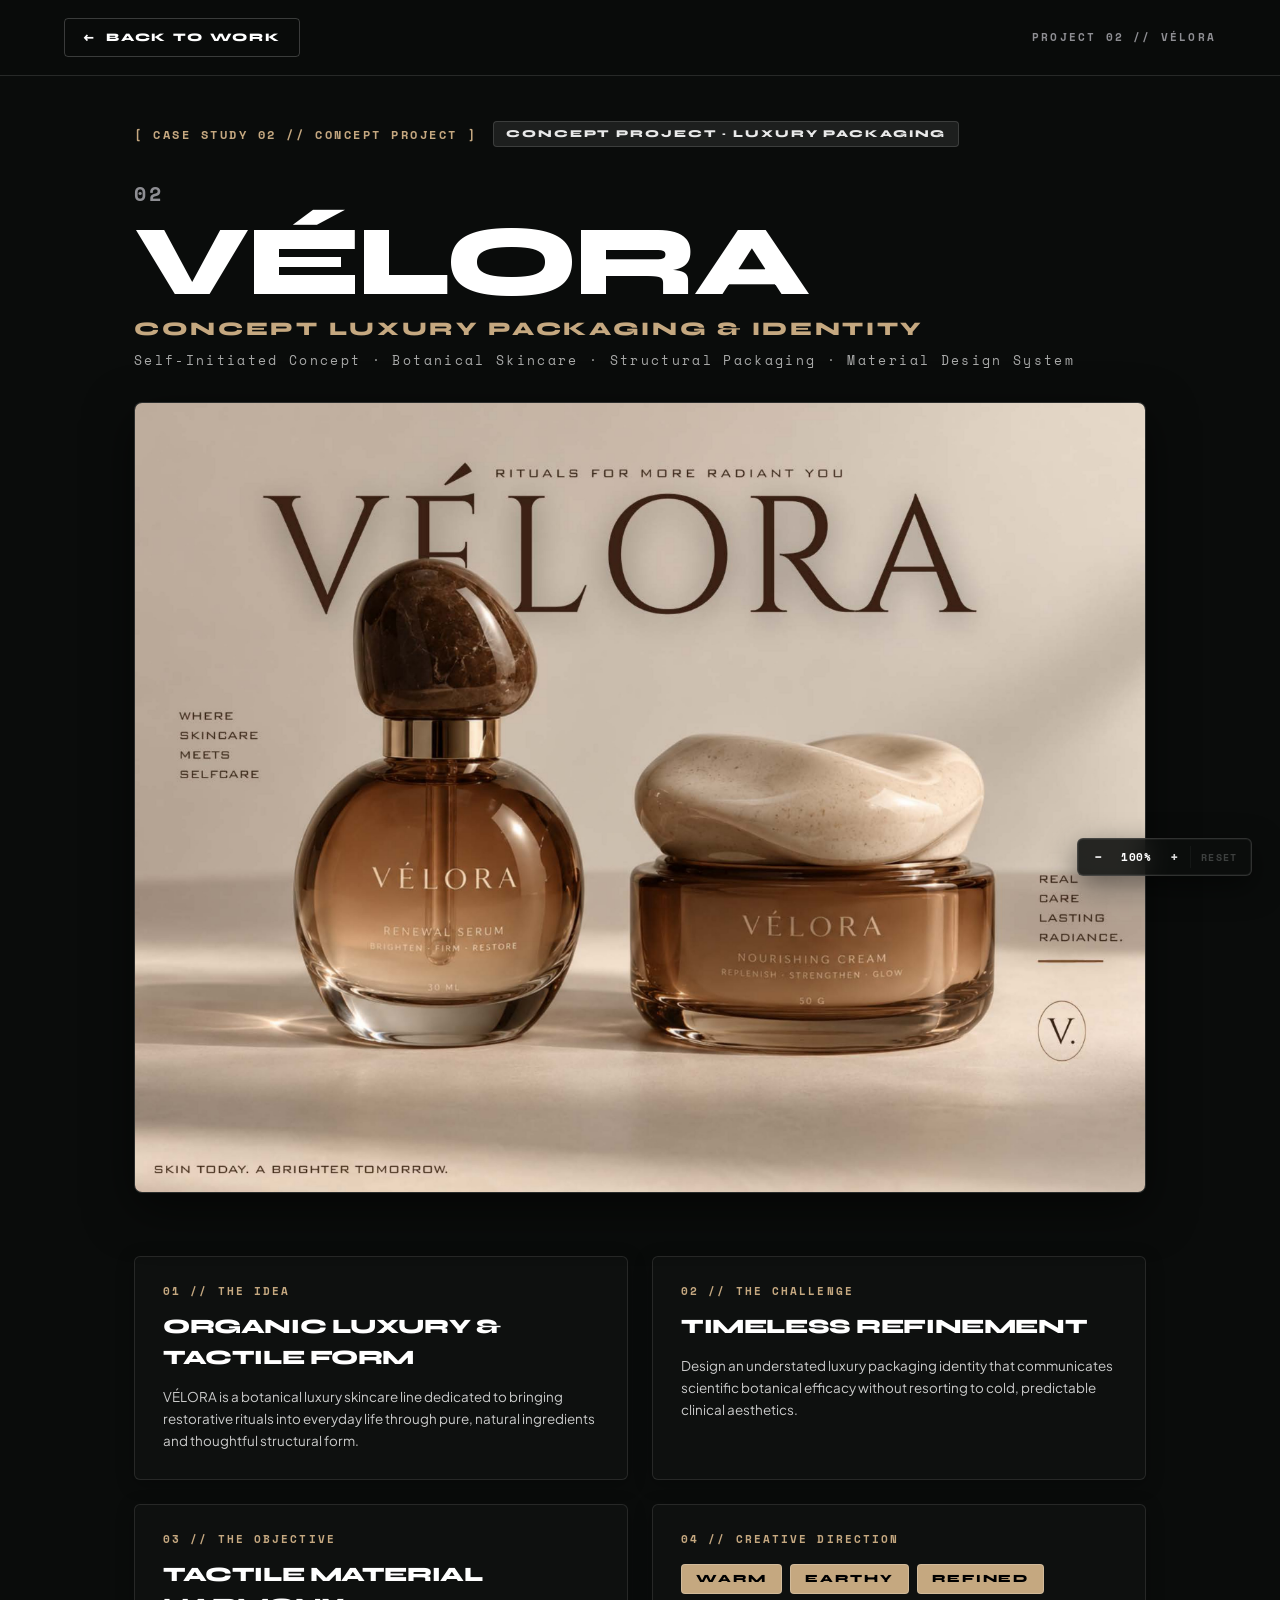
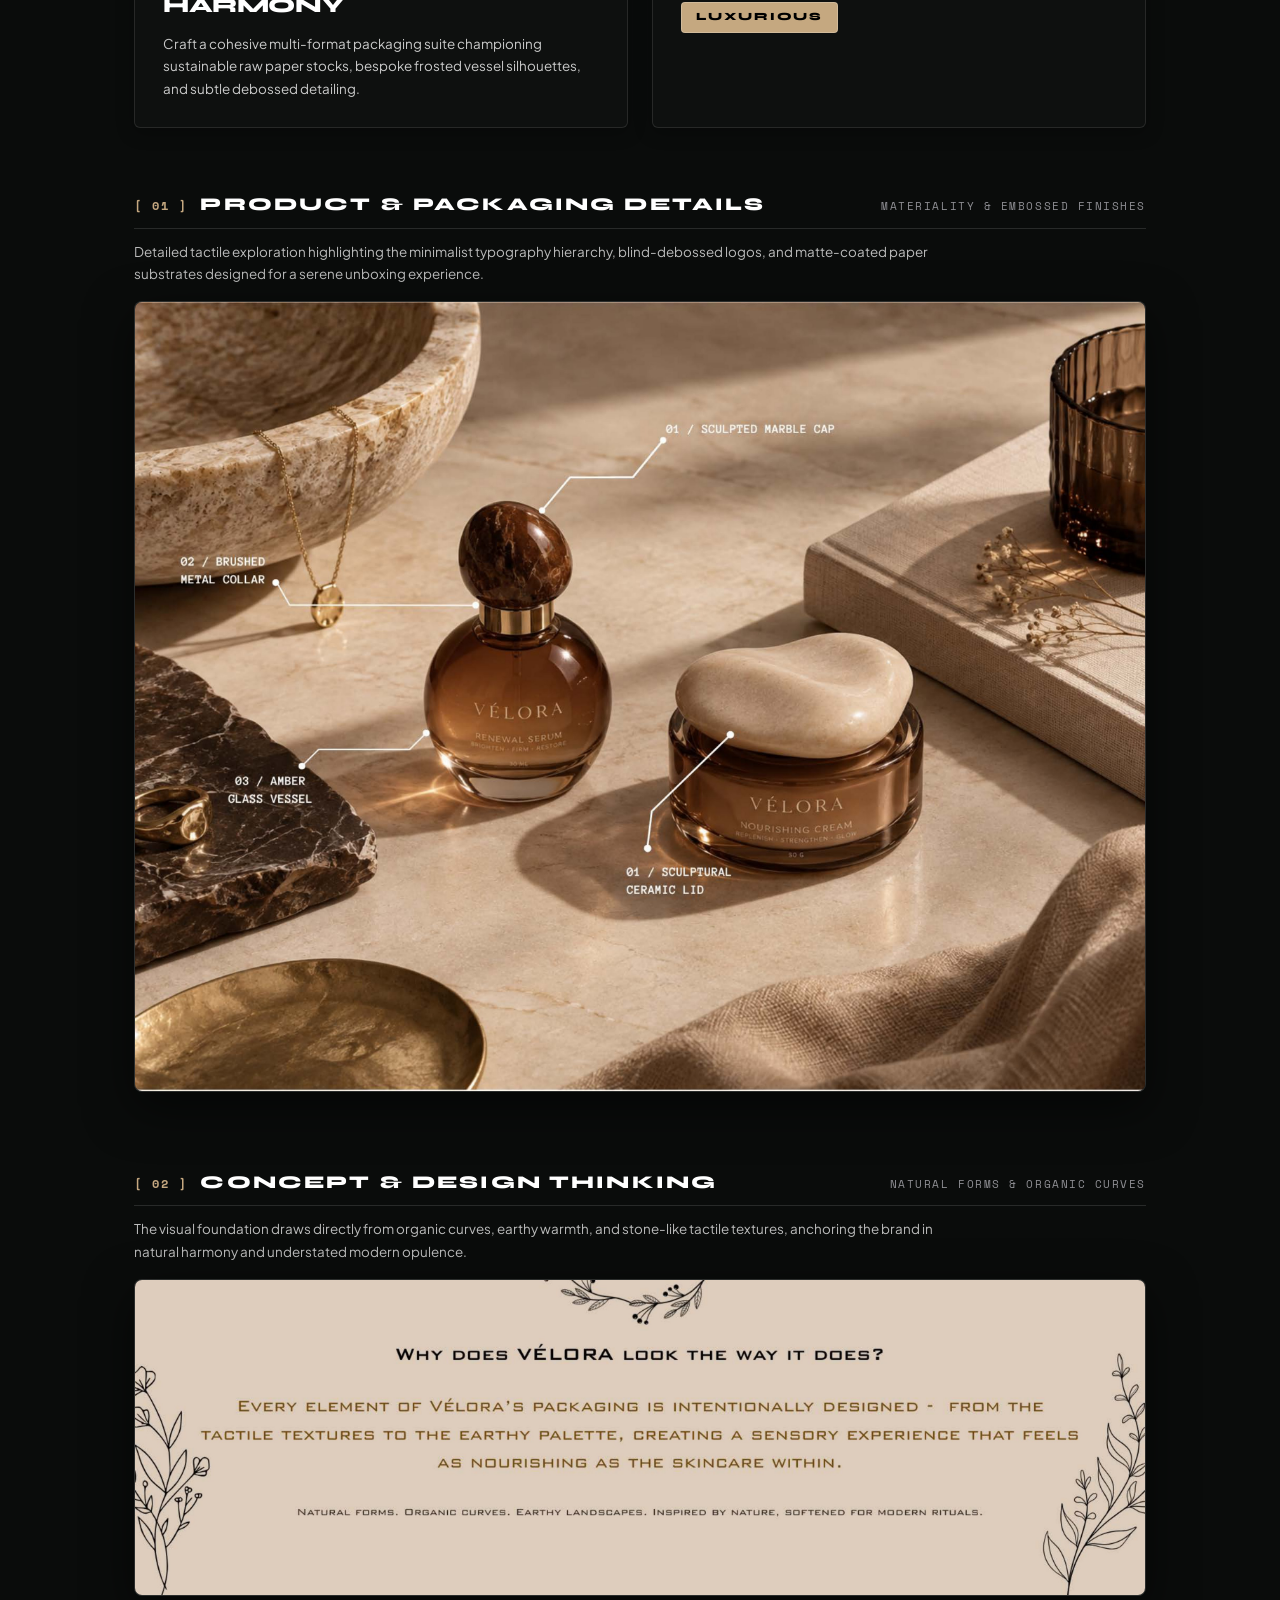
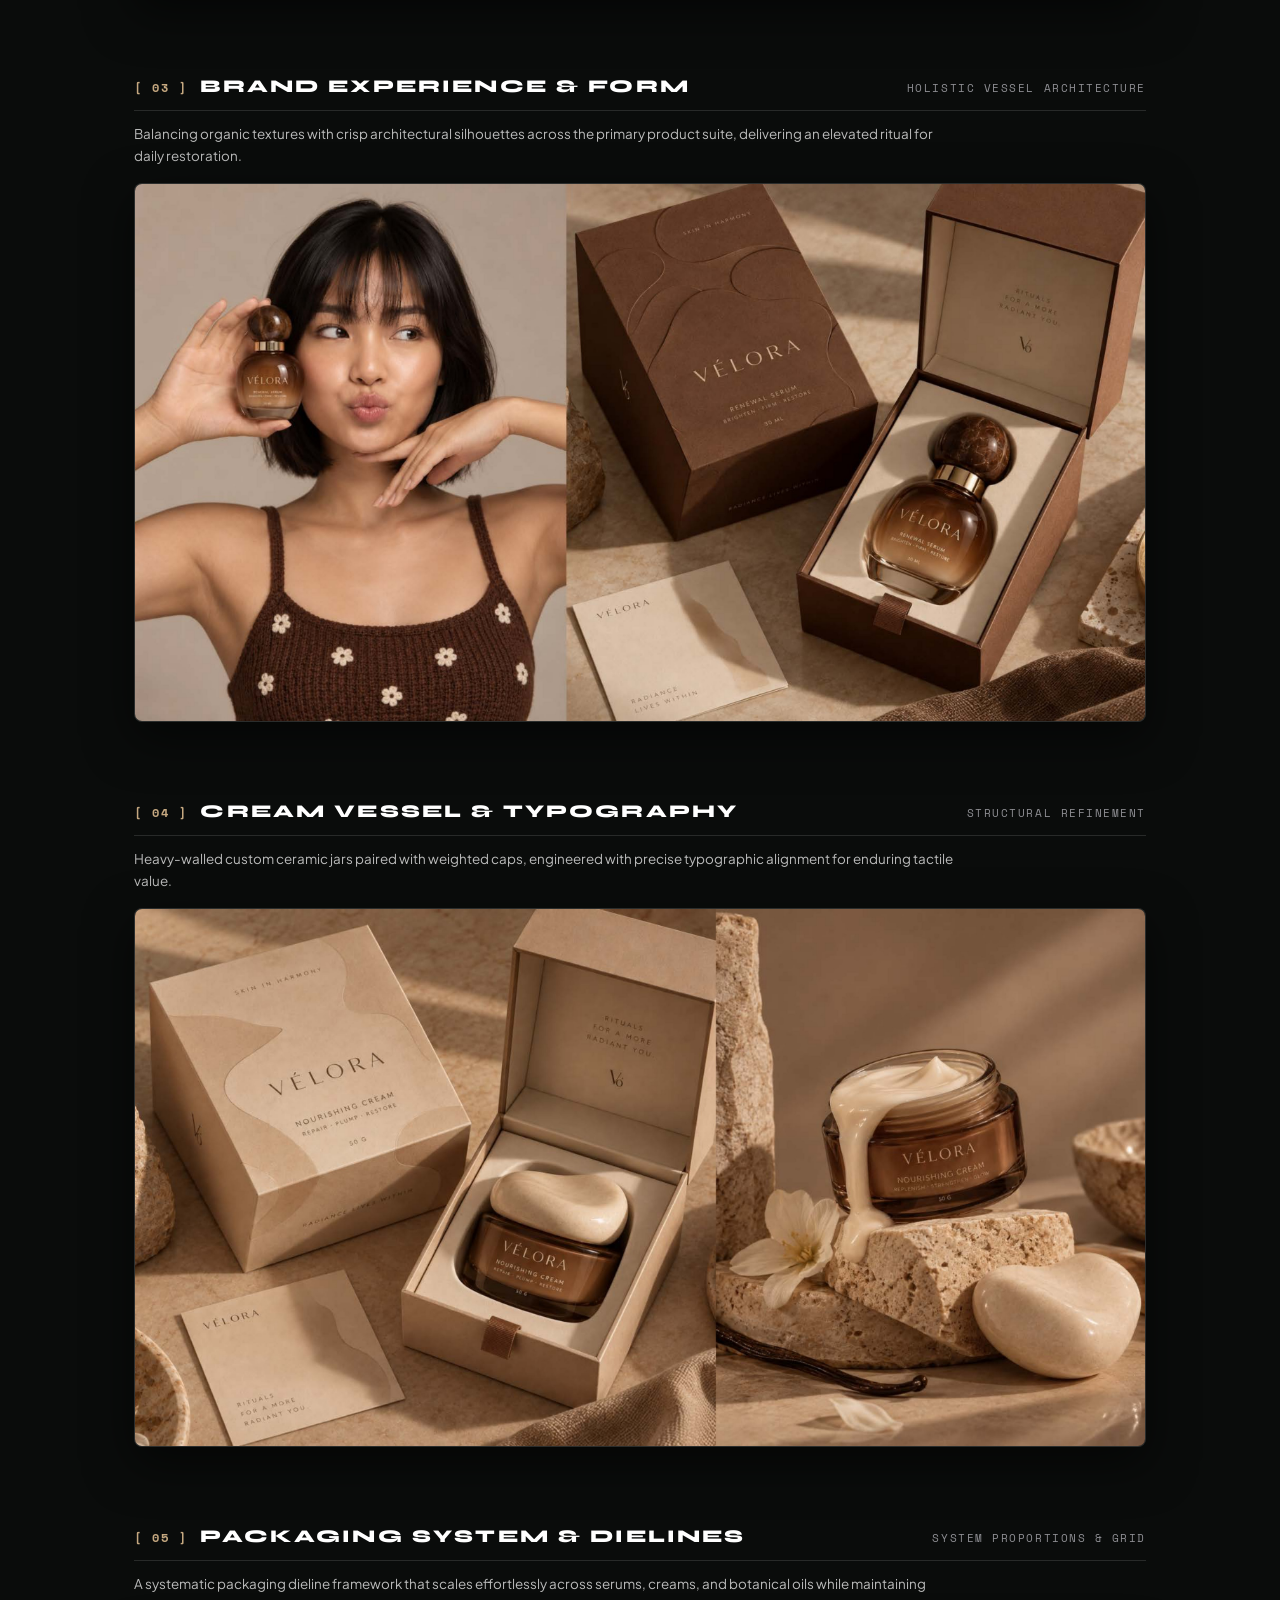
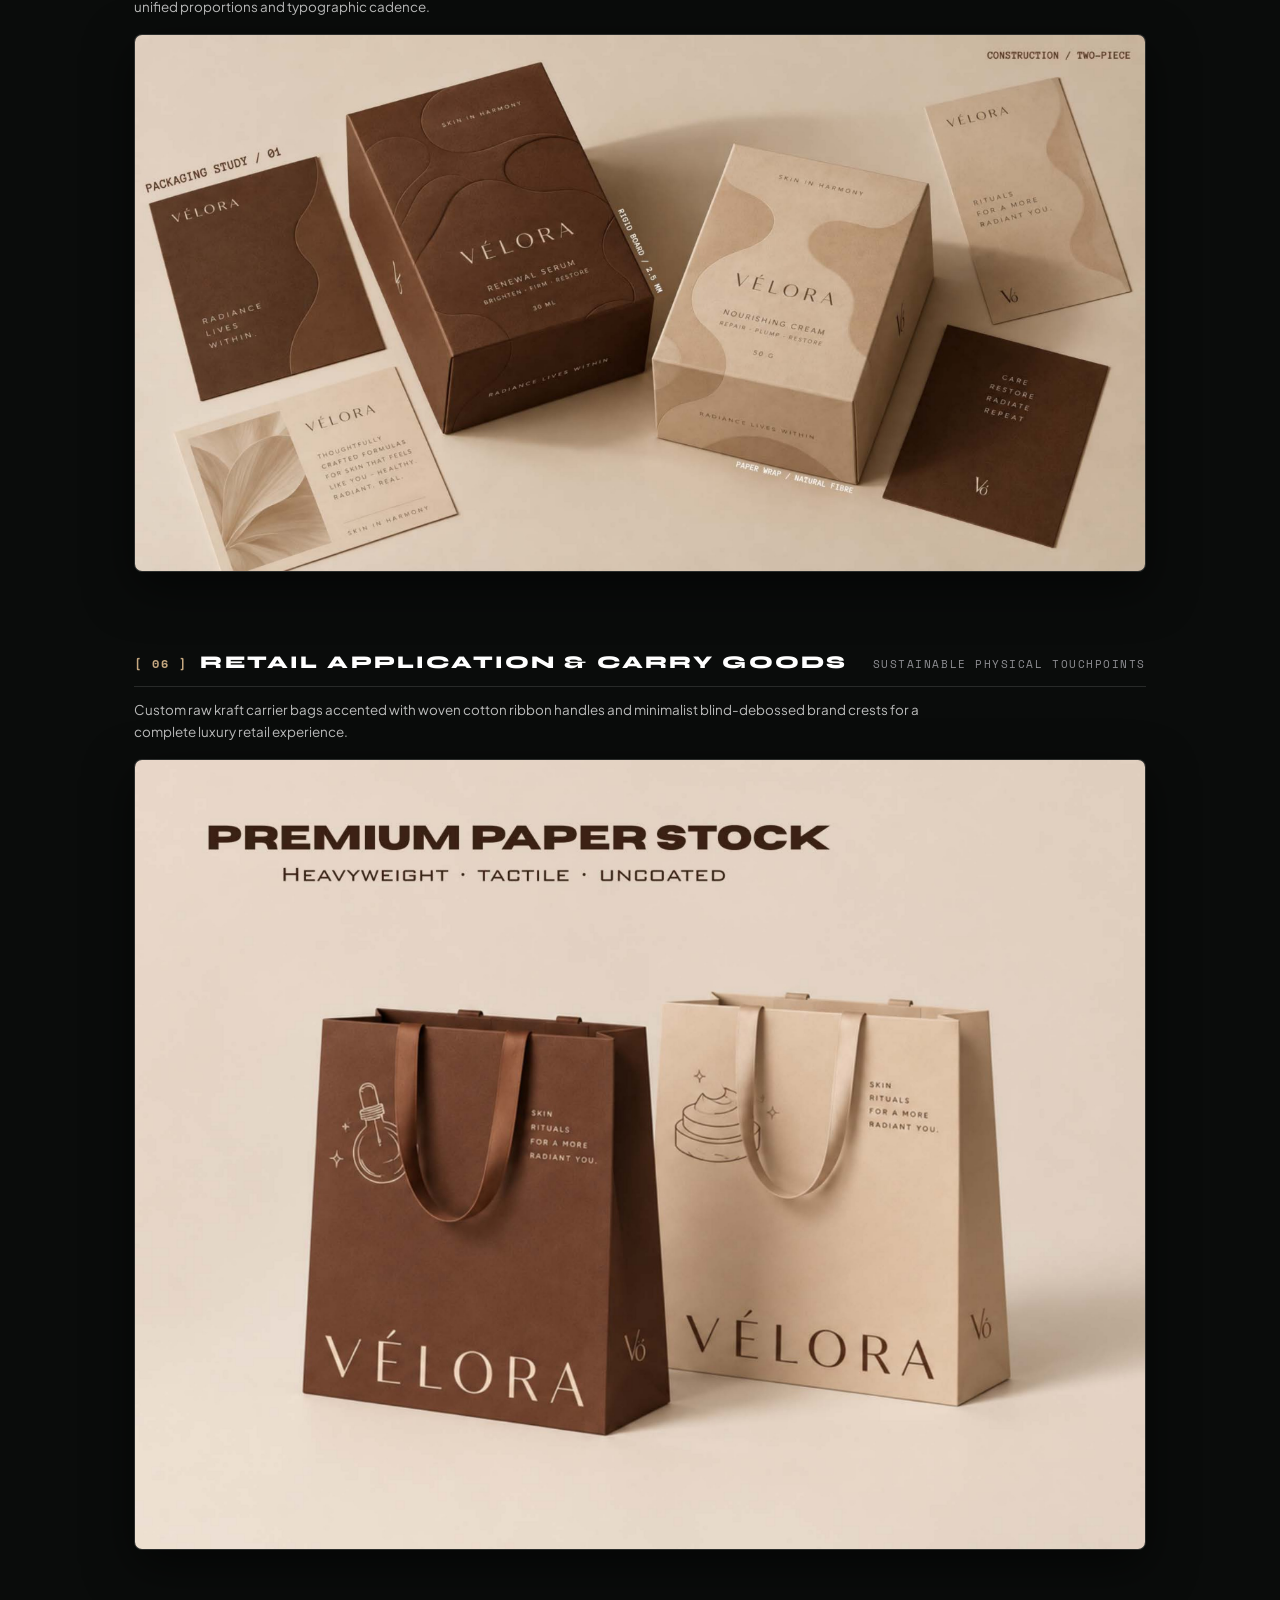
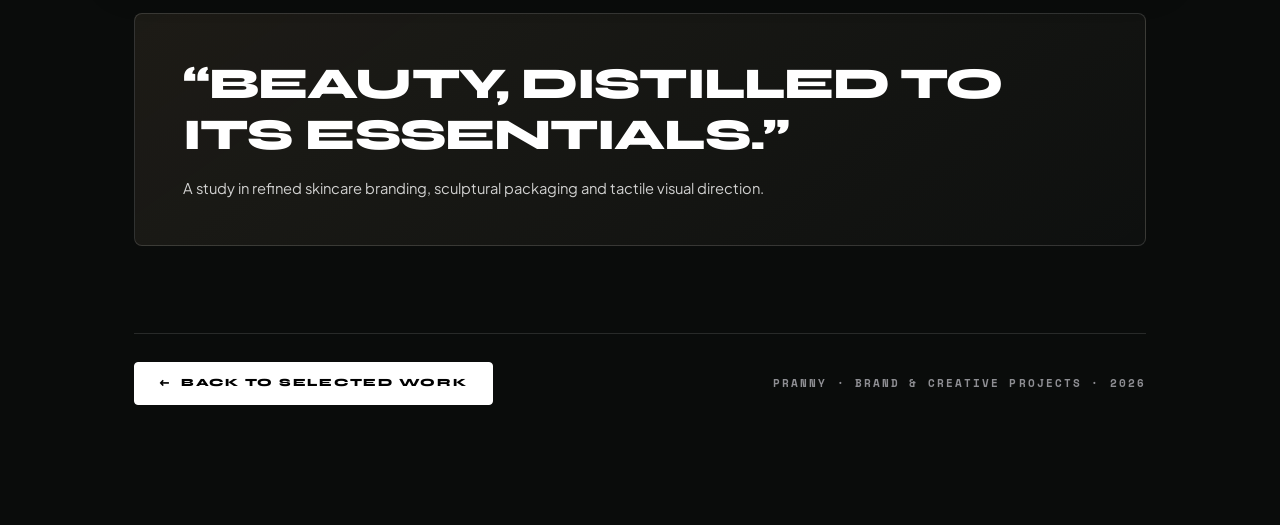
<file: velora.html>
<!DOCTYPE html>
<html lang="en">
<head>
  <meta charset="UTF-8">
  <meta name="viewport" content="width=device-width, initial-scale=1.0">
  <title>VÉLORA — Brand & Creative Projects</title>

  <!-- SEO & Search Metadata -->
  <meta name="title" content="VÉLORA — Brand & Creative Projects">
  <meta name="description" content="VÉLORA — Concept Luxury Organic Packaging & Botanical Skincare Design System case study.">

  <!-- Open Graph / Facebook / LinkedIn / WhatsApp -->
  <meta property="og:type" content="article">
  <meta property="og:url" content="https://graphic-portfolio-sand.vercel.app/velora.html">
  <meta property="og:site_name" content="Brand & Creative Projects">
  <meta property="og:title" content="VÉLORA — Brand & Creative Projects">
  <meta property="og:description" content="VÉLORA — Concept Luxury Organic Packaging & Botanical Skincare Design System case study.">
  <meta property="og:image" content="https://graphic-portfolio-sand.vercel.app/assets/project-covers/velora-cover.jpg">

  <!-- Twitter / X -->
  <meta name="twitter:card" content="summary_large_image">
  <meta name="twitter:title" content="VÉLORA — Brand & Creative Projects">
  <meta name="twitter:description" content="VÉLORA — Concept Luxury Organic Packaging & Botanical Skincare Design System case study.">
  <meta name="twitter:image" content="https://graphic-portfolio-sand.vercel.app/assets/project-covers/velora-cover.jpg">
  
  <!-- Typography -->
  <link rel="preconnect" href="https://fonts.googleapis.com">
  <link rel="preconnect" href="https://fonts.gstatic.com" crossorigin>
  <link href="https://fonts.googleapis.com/css2?family=Plus+Jakarta+Sans:wght@400;500;600;700;800&family=Space+Mono:wght@400;700&family=Syne:wght@700;800&family=Instrument+Serif:ital@0;1&display=swap" rel="stylesheet">
  
  <style>
    :root {
      --bg: #0A0C0B;
      --card-bg: #0E100F;
      --text: #FFFFFF;
      --text-muted: #8E8E93;
      --gold: #C5A880;
      --sand: #DFD5C6;
      --olive: #7A8875;
      --border: rgba(255, 255, 255, 0.12);
      --font-display: "Syne", sans-serif;
      --font-sans: "Plus Jakarta Sans", sans-serif;
      --font-mono: "Space Mono", monospace;
      --font-serif: "Instrument Serif", Georgia, serif;
    }

    * {
      box-sizing: border-box;
      margin: 0;
      padding: 0;
    }

    body {
      background-color: var(--bg);
      color: var(--text);
      font-family: var(--font-sans);
      line-height: 1.5;
      -webkit-font-smoothing: antialiased;
      overflow-x: hidden;
    }

    /* Top Sticky Nav */
    .velora-nav {
      position: sticky;
      top: 0;
      z-index: 100;
      background: rgba(10, 12, 11, 0.92);
      backdrop-filter: blur(14px);
      -webkit-backdrop-filter: blur(14px);
      border-bottom: 1px solid var(--border);
      padding: 18px clamp(20px, 5vw, 64px);
      display: flex;
      justify-content: space-between;
      align-items: center;
    }

    .back-link {
      display: inline-flex;
      align-items: center;
      gap: 10px;
      color: var(--text);
      text-decoration: none;
      font-family: var(--font-display);
      font-size: 11.5px;
      font-weight: 800;
      letter-spacing: 0.16em;
      text-transform: uppercase;
      border: 1px solid rgba(255, 255, 255, 0.2);
      border-radius: 4px;
      padding: 10px 18px;
      transition: background-color 0.2s ease, border-color 0.2s ease, transform 0.2s ease, color 0.2s ease;
    }

    .back-link:hover {
      background-color: #FFFFFF;
      color: #000000;
      border-color: #FFFFFF;
      transform: translateX(-3px);
    }

    .nav-specimen {
      font-family: var(--font-mono);
      font-size: 11px;
      font-weight: 700;
      letter-spacing: 0.2em;
      color: var(--text-muted);
      text-transform: uppercase;
    }

    /* Main Container */
    .velora-container {
      max-width: 1140px;
      margin: 0 auto;
      padding: clamp(32px, 5vh, 60px) clamp(20px, 5vw, 64px) 120px;
      display: flex;
      flex-direction: column;
      gap: clamp(48px, 7vh, 84px);
    }

    /* Opening Hero */
    .velora-hero {
      display: flex;
      flex-direction: column;
      gap: clamp(24px, 3.5vh, 36px);
      width: 100%;
    }

    .velora-hero-meta {
      display: flex;
      align-items: center;
      gap: 16px;
      flex-wrap: wrap;
    }

    .velora-kicker {
      font-family: var(--font-mono);
      font-size: 11.5px;
      font-weight: 700;
      letter-spacing: 0.22em;
      color: var(--gold);
      text-transform: uppercase;
    }

    .velora-tag {
      font-family: var(--font-display);
      font-size: 10.5px;
      font-weight: 800;
      letter-spacing: 0.18em;
      color: rgba(255, 255, 255, 0.9);
      text-transform: uppercase;
      background-color: rgba(255, 255, 255, 0.08);
      border: 1px solid rgba(255, 255, 255, 0.14);
      padding: 4px 12px;
      border-radius: 4px;
    }

    .velora-title-group {
      display: flex;
      flex-direction: column;
      gap: 8px;
    }

    .velora-num {
      font-family: var(--font-mono);
      font-size: clamp(14px, 1.6vw, 20px);
      font-weight: 700;
      letter-spacing: 0.16em;
      color: var(--text-muted);
    }

    .velora-title {
      font-family: var(--font-display);
      font-size: clamp(48px, 8vw, 100px);
      font-weight: 800;
      letter-spacing: -0.035em;
      line-height: 0.9;
      color: #FFFFFF;
      text-transform: uppercase;
    }

    .velora-subheading {
      font-family: var(--font-display);
      font-size: clamp(14px, 1.5vw, 20px);
      font-weight: 800;
      letter-spacing: 0.14em;
      color: var(--gold);
      text-transform: uppercase;
    }

    .velora-category {
      font-family: var(--font-mono);
      font-size: clamp(10.5px, 1.05vw, 13px);
      font-weight: 400;
      letter-spacing: 0.18em;
      color: rgba(255, 255, 255, 0.65);
    }

    /* Cover Frame */
    .velora-frame {
      width: 100%;
      border-radius: 8px;
      overflow: hidden;
      border: 1px solid var(--border);
      background-color: var(--card-bg);
      box-shadow: 0 16px 48px rgba(0, 0, 0, 0.55);
      position: relative;
    }

    .velora-img {
      width: 100%;
      height: auto;
      display: block;
      object-fit: contain;
    }

    /* Editorial Brief Grid */
    .brief-grid {
      display: grid;
      grid-template-columns: repeat(2, 1fr);
      gap: clamp(16px, 2vw, 24px);
      width: 100%;
    }

    .brief-card {
      background-color: var(--card-bg);
      border: 1px solid rgba(255, 255, 255, 0.1);
      border-radius: 6px;
      padding: clamp(22px, 3vh, 32px) clamp(20px, 2.5vw, 28px);
      display: flex;
      flex-direction: column;
      gap: 12px;
      box-shadow: 0 4px 18px rgba(0, 0, 0, 0.3);
    }

    .brief-num {
      font-family: var(--font-mono);
      font-size: 10.5px;
      font-weight: 700;
      letter-spacing: 0.2em;
      color: var(--gold);
      text-transform: uppercase;
    }

    .brief-title {
      font-family: var(--font-display);
      font-size: clamp(16px, 1.6vw, 22px);
      font-weight: 800;
      letter-spacing: -0.02em;
      color: #FFFFFF;
      text-transform: uppercase;
    }

    .brief-text {
      font-size: clamp(13px, 1.05vw, 15px);
      font-weight: 400;
      line-height: 1.65;
      color: rgba(255, 255, 255, 0.78);
    }

    .tags-wrap {
      display: flex;
      flex-wrap: wrap;
      gap: 8px;
      margin-top: 4px;
    }

    .d-tag {
      font-family: var(--font-display);
      font-size: 11px;
      font-weight: 800;
      letter-spacing: 0.16em;
      color: #000000;
      background-color: var(--gold);
      border: 1px solid rgba(255, 255, 255, 0.2);
      padding: 6px 14px;
      border-radius: 4px;
    }

    /* Exhibits Flow */
    .exhibits-flow {
      display: flex;
      flex-direction: column;
      gap: clamp(56px, 8.5vh, 92px);
      width: 100%;
    }

    .exhibit {
      display: flex;
      flex-direction: column;
      gap: 16px;
      width: 100%;
    }

    .exhibit-header {
      display: flex;
      justify-content: space-between;
      align-items: baseline;
      flex-wrap: wrap;
      gap: 12px;
      padding-bottom: 10px;
      border-bottom: 1px solid rgba(255, 255, 255, 0.12);
    }

    .exhibit-title-wrap {
      display: flex;
      align-items: baseline;
      gap: 12px;
    }

    .exhibit-num {
      font-family: var(--font-mono);
      font-size: 11.5px;
      font-weight: 700;
      letter-spacing: 0.18em;
      color: var(--gold);
    }

    .exhibit-title {
      font-family: var(--font-display);
      font-size: clamp(14px, 1.4vw, 18px);
      font-weight: 800;
      letter-spacing: 0.12em;
      color: #FFFFFF;
      text-transform: uppercase;
    }

    .exhibit-note {
      font-family: var(--font-mono);
      font-size: 11px;
      letter-spacing: 0.14em;
      color: var(--text-muted);
      text-transform: uppercase;
    }

    .exhibit-caption {
      font-size: clamp(13px, 1.05vw, 15px);
      font-weight: 400;
      line-height: 1.65;
      color: rgba(255, 255, 255, 0.72);
      max-width: 820px;
      margin-top: -4px;
    }

    /* Closing Block */
    .closing-block {
      background: linear-gradient(145deg, rgba(197, 168, 128, 0.1), rgba(255, 255, 255, 0.02));
      border: 1px solid rgba(255, 255, 255, 0.14);
      border-radius: 8px;
      padding: clamp(36px, 5vh, 60px) clamp(24px, 4vw, 48px);
      display: flex;
      flex-direction: column;
      gap: 16px;
      text-align: left;
      width: 100%;
    }

    .closing-motto {
      font-family: var(--font-display);
      font-size: clamp(24px, 3.5vw, 44px);
      font-weight: 800;
      letter-spacing: -0.02em;
      line-height: 1.15;
      color: #FFFFFF;
      text-transform: uppercase;
    }

    .closing-desc {
      font-size: clamp(14px, 1.15vw, 16.5px);
      font-weight: 400;
      line-height: 1.65;
      color: rgba(255, 255, 255, 0.8);
      max-width: 800px;
    }

    /* Footer */
    .velora-footer {
      display: flex;
      flex-direction: column;
      gap: 28px;
      padding-top: 24px;
      width: 100%;
    }

    .footer-rule {
      width: 100%;
      height: 1px;
      background-color: var(--border);
    }

    .footer-action-wrap {
      display: flex;
      align-items: center;
      justify-content: space-between;
      flex-wrap: wrap;
      gap: 16px;
    }

    .back-btn-bottom {
      background: #FFFFFF;
      color: #000000;
      border: 1px solid #FFFFFF;
      border-radius: 4px;
      padding: 12px 24px;
      text-decoration: none;
      display: inline-flex;
      align-items: center;
      gap: 10px;
      font-family: var(--font-display);
      font-size: 11px;
      font-weight: 800;
      letter-spacing: 0.16em;
      text-transform: uppercase;
      transition: background-color 0.2s ease, color 0.2s ease, transform 0.2s ease;
    }

    .back-btn-bottom:hover {
      background-color: transparent;
      color: #FFFFFF;
      transform: translateX(-3px);
    }

    .footer-tag {
      font-family: var(--font-mono);
      font-size: 10.5px;
      font-weight: 700;
      letter-spacing: 0.2em;
      color: var(--text-muted);
      text-transform: uppercase;
    }

    @media (max-width: 768px) {
      .brief-grid {
        grid-template-columns: 1fr;
      }

      .footer-action-wrap {
        flex-direction: column;
        align-items: flex-start;
      }
    }
  </style>
  <link rel="stylesheet" href="css/view-scale.css">
</head>
<body>

  <!-- Top Sticky Navigation -->
  <nav class=velora-nav aria-label="Case Study Navigation">
    <a href="index.html#work" class="back-link">
      <span aria-hidden="true">←</span>
      <span>BACK TO WORK</span>
    </a>
    <span class="nav-specimen">PROJECT 02 // VÉLORA</span>
  </nav>

  <main class=velora-container>

    <!-- 1. OPENING HERO -->
    <header class=velora-hero>
      <div class=velora-hero-meta>
        <span class=velora-kicker>[ CASE STUDY 02 // CONCEPT PROJECT ]</span>
        <span class=velora-tag>CONCEPT PROJECT · LUXURY PACKAGING</span>
      </div>

      <div class=velora-title-group>
        <span class=velora-num>02</span>
        <h1 class=velora-title>VÉLORA</h1>
        <p class=velora-subheading>CONCEPT LUXURY PACKAGING & IDENTITY</p>
        <p class=velora-category>Self-Initiated Concept · Botanical Skincare · Structural Packaging · Material Design System</p>
      </div>

      <!-- Hero Visual (velora-hero.jpg) -->
      <figure class=velora-frame>
        <img src="assets/velora/velora-hero.jpg" alt="VÉLORA Luxury Packaging Hero Specimen" class="velora-img" loading="eager">
      </figure>
    </header>

    <!-- EDITORIAL BRIEF & OBJECTIVES GRID -->
    <section class=brief-grid aria-label="Design Brief and Project Objectives">
      <div class=brief-card>
        <span class=brief-num>01 // THE IDEA</span>
        <h3 class=brief-title>ORGANIC LUXURY & TACTILE FORM</h3>
        <p class=brief-text>VÉLORA is a botanical luxury skincare line dedicated to bringing restorative rituals into everyday life through pure, natural ingredients and thoughtful structural form.</p>
      </div>

      <div class=brief-card>
        <span class=brief-num>02 // THE CHALLENGE</span>
        <h3 class=brief-title>TIMELESS REFINEMENT</h3>
        <p class=brief-text>Design an understated luxury packaging identity that communicates scientific botanical efficacy without resorting to cold, predictable clinical aesthetics.</p>
      </div>

      <div class=brief-card>
        <span class=brief-num>03 // THE OBJECTIVE</span>
        <h3 class=brief-title>TACTILE MATERIAL HARMONY</h3>
        <p class=brief-text>Craft a cohesive multi-format packaging suite championing sustainable raw paper stocks, bespoke frosted vessel silhouettes, and subtle debossed detailing.</p>
      </div>

      <div class=brief-card>
        <span class=brief-num>04 // CREATIVE DIRECTION</span>
        <div class=tags-wrap>
          <span class=d-tag>WARM</span>
          <span class=d-tag>EARTHY</span>
          <span class=d-tag>REFINED</span>
          <span class=d-tag>LUXURIOUS</span>
        </div>
      </div>
    </section>

    <!-- 6 DESIGNED CASE STUDY EXHIBITS (01 to 06) -->
    <div class=exhibits-flow>

      <!-- 2. PRODUCT / PACKAGING DETAILS -->
      <section class=exhibit>
        <header class=exhibit-header>
          <div class=exhibit-title-wrap>
            <span class=exhibit-num>[ 01 ]</span>
            <h2 class=exhibit-title>PRODUCT & PACKAGING DETAILS</h2>
          </div>
          <span class=exhibit-note>MATERIALITY & EMBOSSED FINISHES</span>
        </header>
        <p class=exhibit-caption>Detailed tactile exploration highlighting the minimalist typography hierarchy, blind-debossed logos, and matte-coated paper substrates designed for a serene unboxing experience.</p>
        <figure class=velora-frame>
          <img src="assets/velora/velora-packaging-details.jpg" alt="VÉLORA Product Packaging Details" class="velora-img" loading="lazy">
        </figure>
      </section>

      <!-- 3. CONCEPT & DESIGN THINKING -->
      <section class=exhibit>
        <header class=exhibit-header>
          <div class=exhibit-title-wrap>
            <span class=exhibit-num>[ 02 ]</span>
            <h2 class=exhibit-title>CONCEPT & DESIGN THINKING</h2>
          </div>
          <span class=exhibit-note>NATURAL FORMS & ORGANIC CURVES</span>
        </header>
        <p class=exhibit-caption>The visual foundation draws directly from organic curves, earthy warmth, and stone-like tactile textures, anchoring the brand in natural harmony and understated modern opulence.</p>
        <figure class=velora-frame>
          <img src="assets/velora/velora-concept.jpg" alt="VÉLORA Concept and Design Thinking" class="velora-img" loading="lazy">
        </figure>
      </section>

      <!-- 4. BRAND EXPERIENCE & VESSEL SILHOUETTES -->
      <section class=exhibit>
        <header class=exhibit-header>
          <div class=exhibit-title-wrap>
            <span class=exhibit-num>[ 03 ]</span>
            <h2 class=exhibit-title>BRAND EXPERIENCE & FORM</h2>
          </div>
          <span class=exhibit-note>HOLISTIC VESSEL ARCHITECTURE</span>
        </header>
        <p class=exhibit-caption>Balancing organic textures with crisp architectural silhouettes across the primary product suite, delivering an elevated ritual for daily restoration.</p>
        <figure class=velora-frame>
          <img src="assets/velora/velora-product-packaging.jpg" alt="VÉLORA Brand Experience Product Packaging" class="velora-img" loading="lazy">
        </figure>
      </section>

      <!-- 5. CREAM / PACKAGING -->
      <section class=exhibit>
        <header class=exhibit-header>
          <div class=exhibit-title-wrap>
            <span class=exhibit-num>[ 04 ]</span>
            <h2 class=exhibit-title>CREAM VESSEL & TYPOGRAPHY</h2>
          </div>
          <span class=exhibit-note>STRUCTURAL REFINEMENT</span>
        </header>
        <p class=exhibit-caption>Heavy-walled custom ceramic jars paired with weighted caps, engineered with precise typographic alignment for enduring tactile value.</p>
        <figure class=velora-frame>
          <img src="assets/velora/velora-cream-packaging.jpg" alt="VÉLORA Cream Packaging Study" class="velora-img" loading="lazy">
        </figure>
      </section>

      <!-- 6. PACKAGING SYSTEM & STRUCTURAL STUDY -->
      <section class=exhibit>
        <header class=exhibit-header>
          <div class=exhibit-title-wrap>
            <span class=exhibit-num>[ 05 ]</span>
            <h2 class=exhibit-title>PACKAGING SYSTEM & DIELINES</h2>
          </div>
          <span class=exhibit-note>SYSTEM PROPORTIONS & GRID</span>
        </header>
        <p class=exhibit-caption>A systematic packaging dieline framework that scales effortlessly across serums, creams, and botanical oils while maintaining unified proportions and typographic cadence.</p>
        <figure class=velora-frame>
          <img src="assets/velora/velora-packaging-study.jpg" alt="VÉLORA Packaging System and Dieline Study" class="velora-img" loading="lazy">
        </figure>
      </section>

      <!-- 7. FINAL APPLICATION & RETAIL EXPERIENCE -->
      <section class=exhibit>
        <header class=exhibit-header>
          <div class=exhibit-title-wrap>
            <span class=exhibit-num>[ 06 ]</span>
            <h2 class=exhibit-title>RETAIL APPLICATION & CARRY GOODS</h2>
          </div>
          <span class=exhibit-note>SUSTAINABLE PHYSICAL TOUCHPOINTS</span>
        </header>
        <p class=exhibit-caption>Custom raw kraft carrier bags accented with woven cotton ribbon handles and minimalist blind-debossed brand crests for a complete luxury retail experience.</p>
        <figure class=velora-frame>
          <img src="assets/velora/velora-paper-bags.jpg" alt="VÉLORA Retail Application and Paper Carry Bags" class="velora-img" loading="lazy">
        </figure>
      </section>

    </div> <!-- /exhibits-flow -->

    <!-- CLOSING QUOTE -->
    <div class="closing-block">
      <h3 class="closing-motto">“Beauty, distilled to its essentials.”</h3>
      <p class="closing-desc">A study in refined skincare branding, sculptural packaging and tactile visual direction.</p>
    </div>

    <!-- 8. CLOSING & PORTFOLIO NAVIGATION -->
    <footer class=velora-footer>
      <div class=footer-rule></div>
      <div class=footer-action-wrap>
        <a href="index.html#work" class="back-btn-bottom">
          <span aria-hidden="true">←</span>
          <span>BACK TO SELECTED WORK</span>
        </a>
        <span class="footer-tag">PRANNY · BRAND & CREATIVE PROJECTS · 2026</span>
      </div>
    </footer>

  </main>

  <script src="js/view-scale.js"></script>
</body>
</html>
</file>
<file: css/style.css>
/* ==========================================================================
   PRANNY — BRAND & CREATIVE PROJECTS
   Minimal Editorial Title Screen with Hidden Graphic Canvas, Graphic Navbar & About Transition
   ========================================================================== */

:root {
  --c-black: #000000;
  --c-white: #FFFFFF;
  --c-light-gray: #E2E2E6;
  --c-muted: #71717A;
  
  /* About Palettes */
  --c-about-bg: #FDF4F2;          /* Screen 01: Warm pale pink / cream */
  --c-about-two-bg: #F4DCDE;      /* Screen 02: Richer raspberry-tinted background */
  --c-btn-raspberry: #BE2751;     /* Rich editorial raspberry button base */
  --c-btn-raspberry-hover: #CC2E5C;
  --c-about-text: #080B09;
  --c-terracotta: #D45B4B;

  --font-display: 'Syne', -apple-system, BlinkMacSystemFont, sans-serif;
  --font-mono: 'Space Mono', monospace;
  --font-sans: 'Plus Jakarta Sans', sans-serif;
  --font-serif: 'Instrument Serif', Georgia, serif;
}

*, *::before, *::after {
  margin: 0;
  padding: 0;
  box-sizing: border-box;
  -webkit-font-smoothing: antialiased;
  -moz-osx-font-smoothing: grayscale;
}

html, body {
  width: 100%;
  min-height: 100%;
  background-color: var(--c-black);
  color: var(--c-white);
  overflow-x: hidden;
  overflow-y: auto;
  user-select: none;
  scroll-behavior: smooth;
}

/* =========================================================
   CINEMATIC LETTER-FALL INTRO (PORTFOLIO)
   ========================================================= */
.letter-fall-stage {
  position: fixed;
  inset: 0;
  width: 100vw;
  height: 100vh;
  display: flex;
  align-items: center;
  justify-content: center;
  pointer-events: none;
  z-index: 60;
  background-color: transparent;
}

.letter-fall-track {
  display: flex;
  align-items: center;
  justify-content: center;
  gap: clamp(6px, 1.4vw, 22px);
  will-change: transform, opacity;
  transition: opacity 0.95s cubic-bezier(0.16, 1, 0.3, 1), transform 0.95s cubic-bezier(0.16, 1, 0.3, 1);
}

.letter-fall-track.fade-out {
  opacity: 0;
  transform: translateY(-28px) scale(0.94);
}

.fall-letter {
  display: inline-block;
  font-family: var(--font-display);
  font-size: clamp(52px, 8.5vw, 120px);
  font-weight: 800;
  line-height: 0.85;
  color: var(--c-white);
  will-change: transform;
  transform: translateY(-120vh) rotate(var(--rot, 0deg));
  transition: transform 0.92s cubic-bezier(0.22, 1.28, 0.45, 1);
}

.fall-letter.falling {
  transform: translateY(0) rotate(var(--rot, 0deg)) translateX(var(--offset-x, 0px));
}

/* =========================================================
   MODERN BLACK & WHITE GRAPHIC NAVBAR
   ========================================================= */
.navbar-wrapper {
  position: fixed;
  top: clamp(28px, 3.8vh, 36px);
  left: 0;
  width: 100%;
  padding: 0 clamp(32px, 4vw, 44px);
  display: flex;
  justify-content: center;
  z-index: 100;
  pointer-events: none;
  opacity: 0;
  transform: translateY(-16px);
  transition: opacity 1.0s ease, transform 1.0s cubic-bezier(0.16, 1, 0.3, 1);
}

body.hero-revealed .navbar-wrapper {
  opacity: 1;
  transform: translateY(0);
}

.editorial-nav {
  pointer-events: auto;
  width: 100%;
  max-width: 1240px;
  height: 44px;
  background-color: var(--c-white);
  color: var(--c-black);
  border-radius: 6px;
  padding: 0 16px;
  display: flex;
  align-items: center;
  justify-content: space-between;
}

/* Left Brand & Checker Detail */
.nav-left {
  display: flex;
  align-items: center;
  gap: 10px;
}

.nav-brand {
  font-family: var(--font-display);
  font-size: 12.5px;
  font-weight: 800;
  letter-spacing: 0.08em;
  color: var(--c-black);
  line-height: 1;
}

/* Graphic Checkerboard Accent Block */
.checker-block {
  width: 18px;
  height: 12px;
  background: conic-gradient(
    #000000 90deg, 
    #FFFFFF 90deg 180deg, 
    #000000 180deg 270deg, 
    #FFFFFF 270deg
  );
  background-size: 6px 6px;
  border: 1px solid #000000;
  border-radius: 1.5px;
  flex-shrink: 0;
}

/* Right Navigation Links */
.nav-right {
  display: flex;
  align-items: center;
  gap: 28px;
}

.nav-link {
  position: relative;
  text-decoration: none;
  display: inline-flex;
  flex-direction: column;
  align-items: center;
  justify-content: center;
  padding: 4px 2px;
}

.link-text {
  font-family: var(--font-display);
  font-size: 10.5px;
  font-weight: 700;
  letter-spacing: 0.14em;
  color: var(--c-black);
  line-height: 1;
  transition: transform 0.18s cubic-bezier(0.2, 0.8, 0.4, 1), opacity 0.18s ease;
}

/* Micro Checkerboard Hover Underline */
.link-checker {
  position: absolute;
  bottom: -3px;
  width: 14px;
  height: 4px;
  background: conic-gradient(
    #000000 90deg, 
    #FFFFFF 90deg 180deg, 
    #000000 180deg 270deg, 
    #FFFFFF 270deg
  );
  background-size: 3.5px 3.5px;
  border: 0.5px solid #000000;
  border-radius: 0.5px;
  opacity: 0;
  transform: scaleX(0.3) translateY(2px);
  transition: opacity 0.18s ease, transform 0.18s cubic-bezier(0.2, 0.8, 0.4, 1);
  pointer-events: none;
}

/* Hover Interactions */
.nav-link:hover .link-text {
  transform: translateY(-1.5px);
  opacity: 0.82;
}

.nav-link:hover .link-checker {
  opacity: 1;
  transform: scaleX(1) translateY(0);
}

.mobile-menu-label {
  display: none;
}

/* =========================================================
   FULL-VIEWPORT HERO SCREEN (DEEP BLACK)
   ========================================================= */
.hero-screen {
  position: relative;
  width: 100vw;
  height: 100vh;
  min-height: 580px;
  display: flex;
  align-items: center;
  justify-content: center;
  background-color: var(--c-black);
  padding: 24px;
  z-index: 10;
  box-sizing: border-box;
}

/* Hidden Graphic System Canvas */
.sketch-canvas {
  position: absolute;
  inset: 0;
  width: 100%;
  height: 100%;
  pointer-events: none;
  z-index: 1;
}

/* Main Title Container */
.title-container {
  position: relative;
  z-index: 10;
  display: flex;
  flex-direction: column;
  align-items: center;
  justify-content: center;
  text-align: center;
  pointer-events: auto;
}

/* 1. Main Title: PRANNY with Smoke/Ink Overlay */
.main-title-wrapper {
  position: relative;
  display: inline-block;
  opacity: 0;
  transform: translateY(18px) scale(0.97);
  transition: opacity 1.1s cubic-bezier(0.16, 1, 0.3, 1), transform 1.1s cubic-bezier(0.16, 1, 0.3, 1);
}

body.hero-revealed .main-title-wrapper {
  opacity: 1;
  transform: translateY(0) scale(1);
}

.main-title {
  font-family: var(--font-display);
  font-size: clamp(64px, 12vw, 160px);
  font-weight: 800;
  letter-spacing: -0.035em;
  line-height: 0.9;
  color: var(--c-white);
  margin: 0;
  padding: 0;
  user-select: none;
}

.pranny-smoke-canvas {
  position: absolute;
  top: 0;
  left: 0;
  width: 100%;
  height: 100%;
  pointer-events: none;
  z-index: 2;
}

/* 2. Role Title: BRAND & CREATIVE PROJECTS */
.role-title {
  font-family: var(--font-display);
  font-size: clamp(12px, 1.4vw, 18px);
  font-weight: 700;
  letter-spacing: 0.28em;
  text-indent: 0.28em;
  color: var(--c-terracotta);
  text-transform: uppercase;
  margin-top: clamp(24px, 3.5vh, 40px);
  margin-bottom: clamp(8px, 1.2vh, 14px);
  opacity: 0;
  transform: translateY(14px);
  transition: opacity 0.9s cubic-bezier(0.16, 1, 0.3, 1) 0.3s, transform 0.9s cubic-bezier(0.16, 1, 0.3, 1) 0.3s;
}

body.hero-revealed .role-title {
  opacity: 1;
  transform: translateY(0);
}

/* 3. Subtitle / Tagline Descriptor */
.disciplines {
  font-family: var(--font-mono);
  font-size: clamp(10px, 1.05vw, 13px);
  font-weight: 400;
  letter-spacing: 0.12em;
  text-indent: 0.12em;
  color: var(--c-muted);
  opacity: 0;
  transform: translateY(10px);
  transition: opacity 0.9s cubic-bezier(0.16, 1, 0.3, 1) 0.5s, transform 0.9s cubic-bezier(0.16, 1, 0.3, 1) 0.5s;
}

.disciplines em {
  font-style: italic;
}

body.hero-revealed .disciplines {
  opacity: 1;
  transform: translateY(0);
}

/* =========================================================
   ZIG-ZAG SCREEN BREAK TRANSITION DIVIDER
   ========================================================= */
.zigzag-break-container {
  position: absolute;
  bottom: -1px;
  left: 0;
  width: 100%;
  height: clamp(140px, 20vw, 260px);
  pointer-events: none;
  z-index: 20;
  transform: translateY(99%);
  overflow: visible;
}

.zigzag-svg {
  width: 100%;
  height: 100%;
  display: block;
  overflow: visible;
  filter: drop-shadow(0 14px 30px rgba(0, 0, 0, 0.35));
}

/* =========================================================
   ABOUT SCREEN 01 — CLEAN INTRO (WARM PALE PINK / CREAM)
   ========================================================= */
.about-screen-one {
  position: relative;
  width: 100vw;
  min-height: 100vh;
  background-color: var(--c-about-bg);
  color: var(--c-about-text);
  padding: clamp(160px, 22vw, 260px) clamp(24px, 6vw, 80px) 140px;
  display: flex;
  align-items: center;
  justify-content: center;
  z-index: 5;
}

.about-one-container {
  max-width: 1120px;
  width: 100%;
  display: flex;
  flex-direction: column;
  gap: clamp(20px, 3vh, 32px);
}

.about-meta {
  display: flex;
  align-items: center;
}

.about-kicker {
  font-family: var(--font-display);
  font-size: clamp(11.5px, 1.1vw, 14px);
  font-weight: 800;
  letter-spacing: 0.22em;
  color: var(--c-terracotta);
  text-transform: uppercase;
}

.about-statement {
  font-family: var(--font-display);
  font-size: clamp(38px, 6vw, 82px);
  font-weight: 800;
  line-height: 1.04;
  letter-spacing: -0.03em;
  color: var(--c-about-text);
  max-width: 980px;
  text-transform: uppercase;
}

/* =========================================================
   CHECKERBOARD CURTAIN TRANSITION WIPE
   ========================================================= */
.checkerboard-curtain-wrapper {
  position: fixed;
  inset: 0;
  width: 100vw;
  height: 100vh;
  pointer-events: none;
  z-index: 50;
  overflow: hidden;
  display: none;
}

.checkerboard-curtain {
  position: absolute;
  top: 0;
  left: 0;
  width: 100vw;
  height: 100vh;
  transform: translateY(-100%);
  will-change: transform;
  background: conic-gradient(
    #000000 90deg, 
    #FAF0EE 90deg 180deg, 
    #000000 180deg 270deg, 
    #FAF0EE 270deg
  );
  background-size: clamp(52px, 6.2vw, 80px) clamp(52px, 6.2vw, 80px);
  box-shadow: 0 16px 48px rgba(0, 0, 0, 0.45);
}

/* =========================================================
   ABOUT SCREEN 02 — 3 × 2 RASPBERRY BUTTON GRID
   ========================================================= */
.about-screen-two {
  position: relative;
  width: 100vw;
  min-height: 100vh;
  background-color: var(--c-about-two-bg);
  color: var(--c-about-text);
  padding: clamp(120px, 16vh, 180px) clamp(24px, 5vw, 72px) 140px;
  display: flex;
  justify-content: center;
  z-index: 6;
}

.about-two-container {
  max-width: 1160px;
  width: 100%;
  display: flex;
  flex-direction: column;
  gap: clamp(32px, 4.5vh, 48px);
}

.about-two-header {
  display: flex;
  flex-direction: column;
  gap: 8px;
}

.about-two-kicker {
  font-family: var(--font-mono);
  font-size: 11px;
  font-weight: 700;
  color: var(--c-terracotta);
  letter-spacing: 0.18em;
}

.about-two-title {
  font-family: var(--font-display);
  font-size: clamp(22px, 2.6vw, 36px);
  font-weight: 800;
  letter-spacing: -0.02em;
  text-transform: uppercase;
  color: var(--c-about-text);
}

/* Symmetrical 3 × 2 Grid */
.info-blocks-grid {
  display: grid;
  grid-template-columns: repeat(3, 1fr);
  gap: clamp(16px, 1.8vw, 24px);
  width: 100%;
}

/* Symmetrical Raspberry Information Button */
.info-block {
  position: relative;
  width: 100%;
  height: clamp(245px, 28.5vh, 290px);
  min-height: clamp(245px, 28.5vh, 290px);
  max-height: clamp(245px, 28.5vh, 290px);
  border-radius: 8px;
  background-color: var(--c-btn-raspberry);
  border: 1.5px solid rgba(255, 255, 255, 0.16);
  padding: clamp(22px, 2.6vh, 28px) clamp(22px, 2vw, 26px);
  display: flex;
  flex-direction: column;
  justify-content: space-between;
  overflow: hidden;
  box-shadow: 0 8px 24px rgba(190, 39, 81, 0.2);
  transition: background-color 0.22s ease, border-color 0.22s ease, box-shadow 0.22s ease, transform 0.22s ease;
  box-sizing: border-box;
}

.info-block:hover {
  background-color: var(--c-btn-raspberry-hover);
  border-color: rgba(255, 255, 255, 0.42);
  transform: translateY(-2px);
  box-shadow: 0 14px 32px rgba(190, 39, 81, 0.32);
}

/* Symmetrical Low-Opacity Background Ghost Visual (6–12%) */
.card-ghost-layer {
  position: absolute;
  right: 0;
  top: 0;
  bottom: 0;
  width: 50%;
  pointer-events: none;
  overflow: hidden;
  z-index: 1;
  opacity: 0.08;
  transition: opacity 0.25s ease;
  display: flex;
  align-items: center;
  justify-content: center;
  padding: 10px;
}

.info-block:hover .card-ghost-layer {
  opacity: 0.18;
}

.ghost-letter {
  font-family: var(--font-display);
  font-size: clamp(130px, 13vw, 170px);
  font-weight: 800;
  line-height: 0.8;
  color: #FFFFFF;
  transform: translate(15%, 10%);
}

.ghost-svg {
  width: 100%;
  height: 100%;
  object-fit: contain;
}

.ghost-type-text {
  font-family: var(--font-display);
  font-size: clamp(18px, 1.8vw, 24px);
  font-weight: 800;
  letter-spacing: 0.08em;
  color: #FFFFFF;
  line-height: 1.15;
  text-align: center;
  transform: rotate(-8deg);
}

/* Inner Layout Structure */
.card-inner {
  position: relative;
  z-index: 2;
  display: flex;
  flex-direction: column;
  justify-content: space-between;
  height: 100%;
  width: 100%;
}

/* Main Button Heading (Bold/Heavy Display Font) */
.btn-main-heading {
  font-family: var(--font-display);
  font-size: clamp(19px, 1.8vw, 24px);
  font-weight: 800;
  letter-spacing: -0.02em;
  line-height: 1.08;
  color: #FFFFFF;
  text-transform: uppercase;
}

/* Small Text Inside Black Typographic Editorial Tag */
.editorial-black-tag {
  display: inline-flex;
  flex-direction: column;
  gap: 3.5px;
  width: fit-content;
  max-width: 100%;
  background-color: var(--c-black);
  border: 1px solid rgba(255, 255, 255, 0.16);
  border-radius: 4px;
  padding: 8px 12px;
  box-shadow: 0 4px 14px rgba(0, 0, 0, 0.28);
  margin-top: auto;
  box-sizing: border-box;
  animation: tagSlideIn 0.4s cubic-bezier(0.16, 1, 0.3, 1) both;
}

@keyframes tagSlideIn {
  from {
    opacity: 0;
    transform: translateY(8px);
  }
  to {
    opacity: 1;
    transform: translateY(0);
  }
}

.tag-line {
  font-family: var(--font-display);
  font-size: clamp(10px, 0.88vw, 11.5px);
  font-weight: 700;
  letter-spacing: 0.22em;
  text-indent: 0.22em;
  text-transform: uppercase;
  color: var(--c-white);
  line-height: 1.45;
  white-space: nowrap;
  display: block;
}

/* Bottom Spacer */
.about-bottom-spacer {
  min-height: 120px;
}

/* =========================================================
   RESPONSIVE (MOBILE & TABLET)
   ========================================================= */
@media (max-width: 960px) {
  .info-blocks-grid {
    grid-template-columns: repeat(2, 1fr);
    gap: 18px;
  }
}

@media (max-width: 640px) {
  .navbar-wrapper {
    top: 16px;
    padding: 0 12px;
  }

  .editorial-nav {
    padding: 0 12px;
    height: 40px;
  }

  .nav-right {
    gap: 16px;
  }

  .nav-link {
    display: inline-flex;
  }

  .link-text {
    font-size: 9.5px;
    letter-spacing: 0.1em;
  }

  .checker-block-end {
    display: none;
  }

  .mobile-menu-label {
    display: none;
  }

  .fall-letter {
    font-size: clamp(34px, 9vw, 56px);
  }

  .about-statement {
    font-size: clamp(32px, 8.5vw, 52px);
  }

  .info-blocks-grid {
    grid-template-columns: 1fr;
    gap: 16px;
  }

  .info-block {
    height: auto;
    min-height: 220px;
    max-height: none;
  }
}

/* =========================================================
   WORK / PROJECTS SECTION — 3D PERSPECTIVE GALLERY
   ========================================================= */
.work-section {
  position: relative;
  width: 100vw;
  min-height: 100vh;
  background-color: var(--c-black);
  color: var(--c-white);
  padding: clamp(140px, 18vh, 200px) clamp(24px, 5vw, 64px) 160px;
  display: flex;
  justify-content: center;
  z-index: 7;
  overflow-x: hidden;
  user-select: none;
}

.work-container {
  max-width: 1160px;
  width: 100%;
  display: flex;
  flex-direction: column;
  align-items: center;
  gap: clamp(56px, 7vh, 84px);
}

.work-header {
  display: flex;
  flex-direction: column;
  gap: 8px;
  max-width: 840px;
  width: 100%;
  text-align: center;
  align-items: center;
  padding: 0 8px;
}

.work-kicker {
  font-family: var(--font-mono);
  font-size: 11px;
  font-weight: 700;
  color: var(--c-muted);
  letter-spacing: 0.18em;
}

.work-main-title {
  font-family: var(--font-display);
  font-size: clamp(32px, 4.8vw, 64px);
  font-weight: 800;
  letter-spacing: -0.03em;
  line-height: 1;
  text-transform: uppercase;
  color: var(--c-white);
}

.work-subtitle {
  font-family: var(--font-mono);
  font-size: clamp(10px, 0.95vw, 12.5px);
  font-weight: 400;
  letter-spacing: 0.22em;
  text-indent: 0.22em;
  color: var(--c-muted);
  margin-top: 4px;
}

/* 3D Perspective Gallery Stage */
.work-gallery-stage {
  position: relative;
  width: 100vw;
  height: clamp(420px, 55vh, 640px);
  perspective: 1200px;
  perspective-origin: 50% 50%;
  transform-style: preserve-3d;
  display: flex;
  align-items: center;
  justify-content: center;
  cursor: grab;
  touch-action: pan-y;
  overflow: visible;
  user-select: none;
  -webkit-user-select: none;
  pointer-events: none;
}

.work-gallery-stage.is-dragging {
  cursor: grabbing;
}

.gallery-3d-track {
  position: relative;
  width: 0;
  height: 0;
  transform-style: preserve-3d;
  display: flex;
  align-items: center;
  justify-content: center;
  pointer-events: none;
}

/* Individual 3D Floating Project Panel */
.gallery-panel,
a.gallery-panel {
  position: absolute;
  width: clamp(340px, 48vw, 620px);
  aspect-ratio: 16 / 11;
  transform-style: preserve-3d;
  will-change: transform, opacity;
  pointer-events: auto;
  cursor: pointer;
  outline: none;
  border: none;
  background: transparent;
  padding: 0;
  margin: 0;
  text-decoration: none;
  color: inherit;
  display: block;
}

.panel-inner {
  position: relative;
  width: 100%;
  height: 100%;
  background: #FFFFFF;
  border-radius: 8px;
  border: 1.5px solid rgba(255, 255, 255, 0.95);
  display: flex;
  flex-direction: column;
  justify-content: space-between;
  padding: clamp(18px, 2.4vw, 28px);
  box-sizing: border-box;
  overflow: hidden;
  transform-style: preserve-3d;
  transition: border-color 0.25s ease, box-shadow 0.25s ease;
}

.gallery-panel:focus-visible .panel-inner {
  border-color: var(--c-terracotta);
  box-shadow: 0 0 0 3px var(--c-terracotta);
}

.panel-header {
  display: flex;
  justify-content: space-between;
  align-items: baseline;
}

.panel-num {
  font-family: var(--font-mono);
  font-size: clamp(13px, 1.4vw, 16px);
  font-weight: 700;
  color: #000000;
  letter-spacing: 0.1em;
}

.panel-meta {
  font-family: var(--font-mono);
  font-size: 9.5px;
  font-weight: 700;
  color: rgba(0, 0, 0, 0.5);
  letter-spacing: 0.18em;
  text-transform: uppercase;
}

.panel-card-link {
  display: block;
  width: 100%;
  height: 100%;
  text-decoration: none;
  color: inherit;
  cursor: pointer;
  -webkit-tap-highlight-color: transparent;
}

.gallery-panel:hover .panel-inner {
  border-color: rgba(255, 255, 255, 1);
  box-shadow: 0 14px 40px rgba(0, 0, 0, 0.35);
}

.gallery-panel:hover .panel-tag {
  text-decoration: underline;
}

/* Dedicated Empty Cover Image Area */
.panel-cover-frame {
  position: relative;
  width: 100%;
  flex: 1;
  min-height: 110px;
  background: #F3F3F1;
  border: 1px dashed rgba(0, 0, 0, 0.18);
  border-radius: 4px;
  display: flex;
  align-items: center;
  justify-content: center;
  overflow: hidden;
  margin: clamp(8px, 1.2vh, 12px) 0;
  pointer-events: auto;
  cursor: pointer;
}

.panel-cover-frame.panel-cover-has-image {
  background: #0E100F;
  border: 1px solid rgba(0, 0, 0, 0.08);
  padding: 0;
  position: relative;
}

.panel-cover-img {
  width: 100%;
  height: 100%;
  object-fit: cover;
  object-position: center 25%;
  display: block;
  user-select: none;
  -webkit-user-drag: none;
  transition: transform 0.5s cubic-bezier(0.16, 1, 0.3, 1);
}

.gallery-panel:hover .panel-cover-img {
  transform: scale(1.04);
}

.panel-cover-has-image .cover-frame-corner {
  color: rgba(255, 255, 255, 0.85);
  text-shadow: 0 1px 3px rgba(0, 0, 0, 0.8);
  z-index: 2;
}

.cover-frame-inner {
  display: flex;
  flex-direction: column;
  align-items: center;
  justify-content: center;
  gap: 4px;
  opacity: 0.45;
}

.cover-frame-tag {
  font-family: var(--font-mono);
  font-size: 9.5px;
  font-weight: 700;
  letter-spacing: 0.18em;
  color: #000000;
  text-transform: uppercase;
}

.cover-frame-corner {
  position: absolute;
  font-family: var(--font-mono);
  font-size: 11px;
  line-height: 1;
  color: rgba(0, 0, 0, 0.35);
  user-select: none;
  pointer-events: none;
}
.cfc-tl { top: 6px; left: 6px; }
.cfc-tr { top: 6px; right: 6px; }
.cfc-bl { bottom: 6px; left: 6px; }
.cfc-br { bottom: 6px; right: 6px; }

.panel-body {
  display: flex;
  flex-direction: column;
  gap: 3px;
  margin-bottom: clamp(6px, 1vh, 8px);
}

.panel-title {
  font-family: var(--font-display);
  font-size: clamp(18px, 2.3vw, 30px);
  font-weight: 800;
  letter-spacing: -0.025em;
  line-height: 1.06;
  color: #000000;
  text-transform: uppercase;
  word-break: normal;
  overflow-wrap: break-word;
}

.panel-category {
  font-family: var(--font-display);
  font-size: clamp(9.5px, 0.9vw, 11px);
  font-weight: 700;
  letter-spacing: 0.18em;
  text-indent: 0.18em;
  color: rgba(0, 0, 0, 0.55);
  text-transform: uppercase;
}

/* Dual Sub-project Layout for Project 06 (NÉVRE + SOLRA) */
.panel-dual-body {
  display: flex;
  flex-direction: column;
  gap: clamp(8px, 1.2vh, 12px);
}

.dual-subproject {
  display: flex;
  flex-direction: column;
  gap: 3px;
}

.panel-title-sub {
  font-family: var(--font-display);
  font-size: clamp(17px, 2.2vw, 28px);
  font-weight: 800;
  letter-spacing: -0.02em;
  line-height: 1;
  color: #000000;
  text-transform: uppercase;
}

.dual-divider {
  width: 100%;
  height: 1px;
  background: rgba(0, 0, 0, 0.08);
}

.panel-footer {
  display: flex;
  justify-content: space-between;
  align-items: center;
}

.panel-tag,
.luma-direct-link,
.luma-project-link {
  font-family: var(--font-display);
  font-size: 11px;
  font-weight: 800;
  letter-spacing: 0.16em;
  color: #000000;
  text-transform: uppercase;
  text-decoration: none;
  cursor: pointer;
  display: inline-block;
}

.luma-direct-link:hover,
.luma-project-link:hover {
  text-decoration: underline;
}

.panel-corner-mark {
  font-family: var(--font-mono);
  font-size: 14px;
  color: rgba(0, 0, 0, 0.35);
}

/* Dynamic 3D Depth Shadow */
.panel-shadow {
  position: absolute;
  inset: 0;
  border-radius: 8px;
  transform: translateZ(-30px) translateY(36px) scale(0.96);
  background: radial-gradient(
    ellipse at center,
    rgba(0, 0, 0, 0.88) 0%,
    rgba(0, 0, 0, 0.45) 55%,
    transparent 80%
  );
  filter: blur(28px);
  pointer-events: none;
  opacity: 0.9;
  will-change: transform, opacity;
}

/* Gallery Status Bar */
.gallery-status-bar {
  display: flex;
  align-items: center;
  justify-content: space-between;
  width: min(620px, 88vw);
  padding: 0 8px;
  margin-top: 10px;
  pointer-events: auto;
}

.gallery-indicator {
  font-family: var(--font-mono);
  font-size: 13px;
  font-weight: 700;
  letter-spacing: 0.16em;
  color: var(--c-white);
  min-width: 65px;
}

.gallery-nav-dots {
  display: flex;
  gap: 8px;
  align-items: center;
}

.nav-dot {
  width: 6px;
  height: 6px;
  border-radius: 50%;
  background: rgba(255, 255, 255, 0.25);
  border: none;
  padding: 0;
  cursor: pointer;
  transition: background-color 0.3s ease, transform 0.3s ease;
}

.nav-dot.is-active {
  background: var(--c-white);
  transform: scale(1.4);
}

.gallery-hint {
  font-family: var(--font-mono);
  font-size: 9.5px;
  font-weight: 700;
  letter-spacing: 0.18em;
  color: var(--c-muted);
  text-transform: uppercase;
}

/* =========================================================
   PROJECT VIEW FULL-SCREEN OVERLAY
   ========================================================= */
.project-view-overlay {
  position: fixed;
  inset: 0;
  width: 100vw;
  height: 100vh;
  background-color: var(--c-black);
  color: var(--c-white);
  z-index: 5000;
  display: none;
  opacity: 0;
  overflow-y: auto;
  overflow-x: hidden;
  -webkit-overflow-scrolling: touch;
  transition: opacity 0.3s ease;
}

.project-view-overlay.is-open {
  display: flex;
  justify-content: center;
  opacity: 1;
  pointer-events: auto;
}

.project-view-inner {
  width: 100%;
  max-width: 1140px;
  min-height: 100%;
  padding: clamp(32px, 5vh, 60px) clamp(24px, 5vw, 64px) 100px;
  display: flex;
  flex-direction: column;
  gap: clamp(36px, 5vh, 52px);
}

.project-view-nav {
  display: flex;
  align-items: center;
}

.back-to-work-btn {
  background: transparent;
  border: 1px solid rgba(255, 255, 255, 0.2);
  border-radius: 4px;
  padding: 10px 18px;
  color: var(--c-white);
  cursor: pointer;
  display: inline-flex;
  align-items: center;
  gap: 10px;
  font-family: var(--font-display);
  font-size: 11px;
  font-weight: 800;
  letter-spacing: 0.16em;
  text-transform: uppercase;
  transition: background-color 0.2s ease, border-color 0.2s ease, transform 0.2s ease;
}

.back-to-work-btn:hover {
  background-color: var(--c-white);
  color: var(--c-black);
  border-color: var(--c-white);
  transform: translateX(-3px);
}

.project-view-header {
  display: flex;
  flex-direction: column;
  gap: 10px;
}

.project-view-num {
  font-family: var(--font-mono);
  font-size: 12px;
  font-weight: 700;
  color: var(--c-terracotta);
  letter-spacing: 0.2em;
  text-transform: uppercase;
}

.project-view-name {
  font-family: var(--font-display);
  font-size: clamp(36px, 6vw, 76px);
  font-weight: 800;
  letter-spacing: -0.03em;
  line-height: 1;
  text-transform: uppercase;
  color: var(--c-white);
}

.project-view-cat {
  font-family: var(--font-display);
  font-size: clamp(11.5px, 1.1vw, 14px);
  font-weight: 700;
  letter-spacing: 0.24em;
  text-indent: 0.24em;
  text-transform: uppercase;
  color: rgba(255, 255, 255, 0.65);
}

.project-view-visual-area {
  width: 100%;
  flex: 1;
  min-height: clamp(340px, 50vh, 600px);
  display: flex;
}

.project-placeholder-box {
  position: relative;
  width: 100%;
  background: #0E100F;
  border: 1.5px dashed rgba(255, 255, 255, 0.15);
  border-radius: 8px;
  display: flex;
  align-items: center;
  justify-content: center;
  padding: 40px 24px;
  box-shadow: inset 0 0 40px rgba(0, 0, 0, 0.6);
}

.placeholder-crosshair {
  position: absolute;
  font-family: var(--font-mono);
  font-size: 14px;
  color: rgba(255, 255, 255, 0.3);
}
.ph-tl { top: 12px; left: 14px; }
.ph-tr { top: 12px; right: 14px; }
.ph-bl { bottom: 12px; left: 14px; }
.ph-br { bottom: 12px; right: 14px; }

.placeholder-notice {
  text-align: center;
  display: flex;
  flex-direction: column;
  align-items: center;
  gap: 12px;
}

.placeholder-icon {
  font-size: 22px;
  color: rgba(255, 255, 255, 0.4);
}

.placeholder-label {
  font-family: var(--font-display);
  font-size: clamp(14px, 1.6vw, 20px);
  font-weight: 800;
  letter-spacing: 0.08em;
  color: rgba(255, 255, 255, 0.85);
  text-transform: uppercase;
}

.placeholder-sublabel {
  font-family: var(--font-mono);
  font-size: 11px;
  font-weight: 700;
  letter-spacing: 0.2em;
  color: var(--c-muted);
}

/* =========================================================
   LUMA CASE STUDY EDITORIAL PRESENTATION
   ========================================================= */
.luma-case-study {
  width: 100%;
  display: flex;
  flex-direction: column;
  gap: clamp(48px, 7vh, 84px);
}

/* Opening Hero */
.luma-hero-section {
  display: flex;
  flex-direction: column;
  gap: clamp(24px, 3.5vh, 36px);
  width: 100%;
}

.luma-hero-meta {
  display: flex;
  align-items: center;
  gap: 16px;
  flex-wrap: wrap;
}

.luma-kicker {
  font-family: var(--font-mono);
  font-size: 11.5px;
  font-weight: 700;
  letter-spacing: 0.22em;
  color: var(--c-terracotta);
  text-transform: uppercase;
}

.luma-category-tag {
  font-family: var(--font-display);
  font-size: 10.5px;
  font-weight: 800;
  letter-spacing: 0.18em;
  color: rgba(255, 255, 255, 0.85);
  text-transform: uppercase;
  background-color: rgba(255, 255, 255, 0.08);
  border: 1px solid rgba(255, 255, 255, 0.12);
  padding: 4px 12px;
  border-radius: 4px;
}

.luma-hero-title-group {
  display: flex;
  flex-direction: column;
  gap: 8px;
}

.luma-specimen-num {
  font-family: var(--font-mono);
  font-size: clamp(14px, 1.6vw, 20px);
  font-weight: 700;
  letter-spacing: 0.16em;
  color: var(--c-muted);
}

.luma-main-title {
  font-family: var(--font-display);
  font-size: clamp(48px, 8vw, 100px);
  font-weight: 800;
  letter-spacing: -0.035em;
  line-height: 0.9;
  color: var(--c-white);
  text-transform: uppercase;
  margin: 0;
}

.luma-subheading {
  font-family: var(--font-display);
  font-size: clamp(14px, 1.5vw, 20px);
  font-weight: 800;
  letter-spacing: 0.14em;
  color: var(--c-terracotta);
  text-transform: uppercase;
}

.luma-category-label {
  font-family: var(--font-mono);
  font-size: clamp(10.5px, 1.05vw, 13px);
  font-weight: 400;
  letter-spacing: 0.18em;
  color: rgba(255, 255, 255, 0.6);
}

.luma-cover-frame {
  width: 100%;
  border-radius: 8px;
  overflow: hidden;
  border: 1px solid rgba(255, 255, 255, 0.12);
  background-color: #0E100F;
  box-shadow: 0 16px 48px rgba(0, 0, 0, 0.55);
  margin: 0;
}

.luma-img {
  width: 100%;
  height: auto;
  display: block;
  object-fit: contain;
}

/* Brief & Objectives 4-Card Grid */
.luma-brief-grid {
  display: grid;
  grid-template-columns: repeat(2, 1fr);
  gap: clamp(16px, 2vw, 24px);
  width: 100%;
}

.brief-card {
  background-color: #0E100F;
  border: 1px solid rgba(255, 255, 255, 0.1);
  border-radius: 6px;
  padding: clamp(22px, 3vh, 32px) clamp(20px, 2.5vw, 28px);
  display: flex;
  flex-direction: column;
  gap: 12px;
  box-shadow: 0 4px 18px rgba(0, 0, 0, 0.3);
}

.brief-card-num {
  font-family: var(--font-mono);
  font-size: 10.5px;
  font-weight: 700;
  letter-spacing: 0.2em;
  color: var(--c-terracotta);
  text-transform: uppercase;
}

.brief-card-title {
  font-family: var(--font-display);
  font-size: clamp(16px, 1.6vw, 22px);
  font-weight: 800;
  letter-spacing: -0.02em;
  color: var(--c-white);
  text-transform: uppercase;
}

.brief-card-text {
  font-family: var(--font-sans);
  font-size: clamp(13px, 1.05vw, 15px);
  font-weight: 400;
  line-height: 1.65;
  color: rgba(255, 255, 255, 0.78);
}

.brief-card-direction .direction-tags {
  display: flex;
  flex-wrap: wrap;
  gap: 8px;
  margin-top: 4px;
}

.d-tag {
  font-family: var(--font-display);
  font-size: 11px;
  font-weight: 800;
  letter-spacing: 0.16em;
  color: var(--c-white);
  background-color: var(--c-btn-raspberry);
  border: 1px solid rgba(255, 255, 255, 0.18);
  padding: 6px 14px;
  border-radius: 4px;
}

/* Exhibits Flow */
.luma-exhibits-flow {
  display: flex;
  flex-direction: column;
  gap: clamp(52px, 8vh, 88px);
  width: 100%;
}

.luma-exhibit {
  display: flex;
  flex-direction: column;
  gap: 16px;
  width: 100%;
}

.exhibit-header {
  display: flex;
  align-items: baseline;
  gap: 12px;
  padding-bottom: 8px;
  border-bottom: 1px solid rgba(255, 255, 255, 0.12);
}

.exhibit-num {
  font-family: var(--font-mono);
  font-size: 11.5px;
  font-weight: 700;
  letter-spacing: 0.18em;
  color: var(--c-terracotta);
}

.exhibit-title {
  font-family: var(--font-display);
  font-size: clamp(14px, 1.4vw, 18px);
  font-weight: 800;
  letter-spacing: 0.12em;
  color: var(--c-white);
  text-transform: uppercase;
}

.exhibit-frame {
  width: 100%;
  border-radius: 8px;
  overflow: hidden;
  border: 1px solid rgba(255, 255, 255, 0.1);
  background-color: #0E100F;
  box-shadow: 0 12px 40px rgba(0, 0, 0, 0.5);
  margin: 0;
}

/* Case Study Bottom Footer */
.luma-case-footer {
  display: flex;
  flex-direction: column;
  gap: 28px;
  padding-top: 24px;
  width: 100%;
}

.footer-rule {
  width: 100%;
  height: 1px;
  background-color: rgba(255, 255, 255, 0.14);
}

.footer-action-wrap {
  display: flex;
  align-items: center;
  justify-content: space-between;
  flex-wrap: wrap;
  gap: 16px;
}

.back-to-work-bottom-btn {
  background: var(--c-white);
  color: var(--c-black);
  border: 1px solid var(--c-white);
  border-radius: 4px;
  padding: 12px 24px;
  cursor: pointer;
  display: inline-flex;
  align-items: center;
  gap: 10px;
  font-family: var(--font-display);
  font-size: 11px;
  font-weight: 800;
  letter-spacing: 0.16em;
  text-transform: uppercase;
  transition: background-color 0.2s ease, color 0.2s ease, transform 0.2s ease;
}

.back-to-work-bottom-btn:hover {
  background-color: transparent;
  color: var(--c-white);
  transform: translateX(-3px);
}

.footer-specimen-tag {
  font-family: var(--font-mono);
  font-size: 10.5px;
  font-weight: 700;
  letter-spacing: 0.2em;
  color: var(--c-muted);
  text-transform: uppercase;
}

@media (max-width: 768px) {
  .luma-brief-grid {
    grid-template-columns: 1fr;
  }

  .footer-action-wrap {
    flex-direction: column;
    align-items: flex-start;
  }
}

/* Tablet & Mobile Responsive */
@media (max-width: 900px) {
  .work-gallery-stage {
    perspective: 1000px;
    height: clamp(380px, 48vh, 520px);
  }

  .gallery-panel {
    width: clamp(300px, 60vw, 500px);
  }

  .gallery-hint {
    display: none;
  }
}

@media (max-width: 640px) {
  .work-section {
    padding: 100px 0 100px;
  }

  .work-gallery-stage {
    perspective: 800px;
    height: clamp(340px, 44vh, 460px);
  }

  .gallery-panel {
    width: clamp(270px, 78vw, 360px);
  }

  .panel-inner {
    padding: 20px 18px;
  }

  .panel-title {
    font-size: clamp(24px, 6.5vw, 34px);
  }

  .gallery-status-bar {
    width: 90vw;
  }

  .project-view-inner {
    padding: 24px 16px 60px;
  }
}

/* =========================================================
   EDITORIAL FRAME SLIDE PAGE TRANSITION
   ========================================================= */
.editorial-slide-overlay {
  position: fixed !important;
  inset: 0 !important;
  top: 0 !important;
  left: 0 !important;
  width: 100vw !important;
  height: 100vh !important;
  z-index: 999999 !important;
  pointer-events: none !important;
  display: none;
  overflow: hidden;
  background-color: transparent;
}

.editorial-slide-overlay.is-active {
  display: block !important;
  pointer-events: auto !important;
}

.editorial-slide-panel {
  position: absolute;
  inset: 0;
  top: 0;
  left: 0;
  width: 100vw;
  height: 100vh;
  background-color: #FFFFFF;
  color: #000000;
  display: flex;
  flex-direction: column;
  justify-content: space-between;
  padding: clamp(32px, 5vh, 64px) clamp(28px, 5vw, 72px);
  box-sizing: border-box;
  border-left: 2px solid #000000;
  border-right: 2px solid #000000;
  will-change: transform;
  transform: translate3d(100vw, 0, 0);
  overflow: hidden;
}

.editorial-slide-overlay.is-active .editorial-slide-panel {
  animation: editorialFrameSlide 820ms cubic-bezier(0.16, 1, 0.3, 1) forwards;
}

@keyframes editorialFrameSlide {
  0% {
    transform: translate3d(100vw, 0, 0);
  }
  34% {
    transform: translate3d(0, 0, 0);
  }
  64% {
    transform: translate3d(0, 0, 0);
  }
  100% {
    transform: translate3d(-100vw, 0, 0);
  }
}

/* Corner Crosshair Accents */
.panel-corner-cross {
  position: absolute;
  font-family: var(--font-mono);
  font-size: 14px;
  font-weight: 700;
  color: rgba(0, 0, 0, 0.4);
  line-height: 1;
  pointer-events: none;
  user-select: none;
}
.pc-tl { top: 18px; left: 20px; }
.pc-tr { top: 18px; right: 20px; }
.pc-bl { bottom: 18px; left: 20px; }
.pc-br { bottom: 18px; right: 20px; }

/* Top Editorial Header */
.editorial-panel-header {
  display: flex;
  justify-content: space-between;
  align-items: center;
  width: 100%;
  border-bottom: 1px solid rgba(0, 0, 0, 0.14);
  padding-bottom: 14px;
  user-select: none;
}

.editorial-panel-kicker {
  font-family: var(--font-mono);
  font-size: clamp(9px, 1.1vw, 12.5px);
  font-weight: 700;
  letter-spacing: 0.26em;
  color: #000000;
  text-transform: uppercase;
}

.editorial-panel-spec {
  font-family: var(--font-mono);
  font-size: clamp(8.5px, 0.95vw, 11px);
  font-weight: 700;
  letter-spacing: 0.16em;
  color: rgba(0, 0, 0, 0.5);
  text-transform: uppercase;
}

/* Main Typographic Poster Composition */
.editorial-poster-body {
  display: flex;
  flex-direction: column;
  justify-content: center;
  align-items: flex-start;
  width: 100%;
  margin: auto 0;
  padding: 10px 0;
  user-select: none;
  overflow: visible;
}

.editorial-poster-num {
  font-family: var(--font-display);
  font-size: clamp(38px, 6vw, 76px);
  font-weight: 800;
  letter-spacing: -0.04em;
  line-height: 0.9;
  color: #000000;
  opacity: 0.28;
  margin-bottom: 6px;
}

.editorial-poster-title {
  font-family: var(--font-display);
  font-size: clamp(70px, 14.5vw, 205px);
  font-weight: 800;
  letter-spacing: -0.05em;
  line-height: 0.82;
  color: #000000;
  text-transform: uppercase;
  margin: 0;
  padding: 0;
  white-space: nowrap;
}

/* Bottom Editorial Footer */
.editorial-panel-footer {
  display: flex;
  justify-content: space-between;
  align-items: center;
  width: 100%;
  border-top: 1px solid rgba(0, 0, 0, 0.14);
  padding-top: 14px;
  user-select: none;
}

.editorial-panel-note {
  font-family: var(--font-mono);
  font-size: clamp(8.5px, 0.95vw, 11.5px);
  font-weight: 700;
  letter-spacing: 0.2em;
  color: #000000;
  text-transform: uppercase;
}

.editorial-panel-bleed {
  font-family: var(--font-mono);
  font-size: clamp(8px, 0.85vw, 10.5px);
  font-weight: 700;
  letter-spacing: 0.15em;
  color: rgba(0, 0, 0, 0.5);
  text-transform: uppercase;
}

/* Mobile Responsive */
@media (max-width: 640px) {
  .editorial-slide-panel {
    padding: 24px 18px;
  }

  .editorial-panel-spec {
    display: none;
  }

  .editorial-panel-bleed {
    display: none;
  }

  .editorial-poster-num {
    font-size: 28px;
  }

  .editorial-poster-title {
    font-size: clamp(46px, 15vw, 76px);
    line-height: 0.86;
  }

  .editorial-panel-kicker {
    font-size: 8.5px;
    letter-spacing: 0.16em;
  }

  .editorial-panel-note {
    font-size: 8px;
    letter-spacing: 0.12em;
  }

  /* Hero Section Mobile Responsiveness */
  .title-container {
    width: 100%;
    padding: 0 16px;
    box-sizing: border-box;
  }

  .main-title-wrapper {
    max-width: 100%;
  }

  .main-title {
    font-size: clamp(34px, 12.2vw, 56px);
    max-width: 100%;
  }

  .role-title {
    font-size: clamp(10px, 2.8vw, 13px);
    letter-spacing: clamp(0.14em, 1.8vw, 0.28em);
    text-indent: clamp(0.14em, 1.8vw, 0.28em);
    margin-top: 18px;
    margin-bottom: 8px;
  }

  .disciplines {
    font-size: clamp(7.5px, 2.2vw, 9.5px);
    letter-spacing: clamp(0.08em, 1.2vw, 0.16em);
    text-indent: clamp(0.08em, 1.2vw, 0.16em);
    padding: 0 8px;
  }

  /* Letter-Fall Intro Mobile Responsiveness */
  .letter-fall-track {
    gap: clamp(2px, 1vw, 8px);
    padding: 0 8px;
  }

  .fall-letter {
    font-size: clamp(24px, 8vw, 44px);
  }
}

/* ================= PREFERS-REDUCED-MOTION ================= */
@media (prefers-reduced-motion: reduce) {
  .letter-fall-stage { display: none !important; }
  .navbar-wrapper, .main-title, .role-title, .disciplines {
    opacity: 1 !important;
    transform: none !important;
    transition: none !important;
  }
  .checkerboard-curtain-wrapper { display: none !important; }
  .editorial-black-tag { animation: none !important; }
  .gallery-panel { transition: none !important; }
}

/* =========================================================
   CONTACT SCREEN STYLES
   ========================================================= */
.contact-screen {
  background-color: var(--c-black);
  color: var(--c-white);
  padding: clamp(72px, 10vh, 130px) clamp(20px, 5vw, 64px) clamp(48px, 6vh, 80px);
  position: relative;
  border-top: 1px solid rgba(255, 255, 255, 0.12);
  width: 100%;
  box-sizing: border-box;
  z-index: 10;
}

.contact-container {
  max-width: 1200px;
  margin: 0 auto;
  display: flex;
  flex-direction: column;
  gap: clamp(48px, 7vh, 80px);
}

.contact-meta-header {
  display: flex;
  justify-content: space-between;
  align-items: center;
  flex-wrap: wrap;
  gap: 16px;
  border-bottom: 1px solid rgba(255, 255, 255, 0.1);
  padding-bottom: 16px;
}

.contact-kicker-wrap {
  display: flex;
  align-items: baseline;
  gap: 12px;
}

.contact-num {
  font-family: var(--font-mono);
  font-size: 13px;
  font-weight: 700;
  color: var(--c-white);
  letter-spacing: 0.1em;
}

.contact-kicker {
  font-family: var(--font-mono);
  font-size: 11px;
  font-weight: 700;
  letter-spacing: 0.2em;
  color: var(--c-white-60);
  text-transform: uppercase;
}

.availability-badge {
  display: inline-flex;
  align-items: center;
  gap: 8px;
  background: rgba(255, 255, 255, 0.05);
  border: 1px solid rgba(255, 255, 255, 0.14);
  border-radius: 999px;
  padding: 6px 14px;
}

.status-dot {
  width: 7px;
  height: 7px;
  border-radius: 50%;
  background-color: #22C55E;
  box-shadow: 0 0 10px #22C55E;
  display: inline-block;
  animation: pulse-dot 2s infinite ease-in-out;
}

@keyframes pulse-dot {
  0%, 100% { opacity: 1; transform: scale(1); }
  50% { opacity: 0.5; transform: scale(0.85); }
}

.status-text {
  font-family: var(--font-mono);
  font-size: 10px;
  font-weight: 700;
  letter-spacing: 0.16em;
  color: #FFFFFF;
  text-transform: uppercase;
}

.contact-hero-composition {
  display: flex;
  flex-direction: column;
  gap: clamp(16px, 2.5vh, 28px);
}

.contact-main-headline {
  font-family: var(--font-display);
  font-size: clamp(34px, 7.2vw, 86px);
  font-weight: 700;
  letter-spacing: clamp(0.04em, 1.2vw, 0.22em);
  text-indent: clamp(0.04em, 1.2vw, 0.22em);
  line-height: 1.15;
  color: var(--c-light-gray);
  text-transform: uppercase;
  display: flex;
  flex-direction: column;
}

.headline-row {
  display: block;
}

.headline-accent {
  color: #FFFFFF;
  opacity: 0.9;
}

.contact-statement-lead {
  font-size: clamp(16px, 1.4vw, 22px);
  font-weight: 400;
  line-height: 1.55;
  color: rgba(255, 255, 255, 0.78);
  max-width: 680px;
  margin-top: 8px;
}

/* Recruiter CTA Banner */
.recruiter-cta-banner {
  background: linear-gradient(145deg, rgba(255, 255, 255, 0.05), rgba(255, 255, 255, 0.01));
  border: 1px solid rgba(255, 255, 255, 0.14);
  border-left: 3px solid #FFFFFF;
  border-radius: 6px;
  padding: clamp(20px, 3vh, 28px) clamp(20px, 3vw, 32px);
  display: flex;
  justify-content: space-between;
  align-items: center;
  flex-wrap: wrap;
  gap: 16px;
}

.cta-left {
  display: flex;
  flex-direction: column;
  gap: 4px;
}

.cta-label {
  font-family: var(--font-mono);
  font-size: 10px;
  font-weight: 700;
  letter-spacing: 0.22em;
  color: var(--c-white-60);
  text-transform: uppercase;
}

.cta-heading {
  font-family: var(--font-display);
  font-size: clamp(13.5px, 1.25vw, 16.5px);
  font-weight: 700;
  letter-spacing: clamp(0.04em, 1.2vw, 0.12em);
  color: var(--c-light-gray);
  text-transform: uppercase;
}

.cta-sub {
  font-family: var(--font-mono);
  font-size: 11px;
  letter-spacing: 0.14em;
  color: var(--c-white-60);
  text-transform: uppercase;
}

/* Contact Channels Grid */
.contact-channels-grid {
  display: grid;
  grid-template-columns: repeat(2, 1fr);
  gap: clamp(16px, 2vw, 24px);
  width: 100%;
}

.contact-channel-card {
  background-color: var(--c-card);
  border: 1px solid rgba(255, 255, 255, 0.1);
  border-radius: 8px;
  padding: clamp(22px, 3vh, 32px) clamp(20px, 2.5vw, 30px);
  display: flex;
  flex-direction: column;
  gap: 18px;
  text-decoration: none;
  color: #FFFFFF;
  transition: transform 0.25s cubic-bezier(0.16, 1, 0.3, 1), border-color 0.25s ease, background-color 0.25s ease;
  position: relative;
  overflow: hidden;
}

.contact-channel-card::before {
  content: "";
  position: absolute;
  top: 0;
  left: 0;
  width: 100%;
  height: 2px;
  background: #FFFFFF;
  opacity: 0;
  transition: opacity 0.25s ease;
}

.contact-channel-card:hover {
  transform: translateY(-4px);
  border-color: rgba(255, 255, 255, 0.3);
  background-color: #141716;
}

.contact-channel-card:hover::before {
  opacity: 1;
}

.channel-card-top {
  display: flex;
  align-items: center;
  justify-content: space-between;
  border-bottom: 1px solid rgba(255, 255, 255, 0.08);
  padding-bottom: 10px;
}

.channel-num {
  font-family: var(--font-mono);
  font-size: 11px;
  font-weight: 700;
  letter-spacing: 0.14em;
  color: var(--c-white-60);
}

.channel-tag {
  font-family: var(--font-mono);
  font-size: 9.5px;
  font-weight: 700;
  letter-spacing: 0.18em;
  color: var(--c-white-60);
  text-transform: uppercase;
}

.channel-arrow {
  font-family: var(--font-mono);
  font-size: 14px;
  color: #FFFFFF;
  transition: transform 0.2s ease;
}

.contact-channel-card:hover .channel-arrow {
  transform: translate(2px, -2px);
}

.channel-card-body {
  display: flex;
  flex-direction: column;
  gap: 4px;
}

.channel-label {
  font-family: var(--font-mono);
  font-size: 10.5px;
  font-weight: 700;
  letter-spacing: 0.2em;
  color: var(--c-white-60);
  text-transform: uppercase;
}

.channel-val {
  font-family: var(--font-display);
  font-size: clamp(16px, 1.6vw, 22px);
  font-weight: 700;
  letter-spacing: clamp(0.02em, 0.8vw, 0.06em);
  color: var(--c-light-gray);
  word-break: break-word;
}

.channel-card-footer {
  padding-top: 4px;
}

.channel-action {
  font-family: var(--font-mono);
  font-size: 10px;
  font-weight: 700;
  letter-spacing: 0.16em;
  color: var(--c-white-60);
  text-transform: uppercase;
  transition: color 0.2s ease;
}

.contact-channel-card:hover .channel-action {
  color: #FFFFFF;
}

/* Site Footer */
.contact-site-footer {
  display: flex;
  flex-direction: column;
  gap: 24px;
  padding-top: 16px;
  width: 100%;
}

.site-footer-rule {
  width: 100%;
  height: 1px;
  background-color: rgba(255, 255, 255, 0.12);
}

.site-footer-row {
  display: flex;
  justify-content: space-between;
  align-items: center;
  flex-wrap: wrap;
  gap: 16px;
}

.footer-brand-wrap {
  display: flex;
  align-items: center;
  gap: 8px;
  font-family: var(--font-mono);
  font-size: 11px;
  font-weight: 700;
  letter-spacing: 0.18em;
  color: var(--c-white-60);
  text-transform: uppercase;
}

.footer-brand-name {
  color: #FFFFFF;
  font-family: var(--font-display);
  font-weight: 800;
}

.back-to-top-btn {
  display: inline-flex;
  align-items: center;
  gap: 8px;
  background: transparent;
  border: 1px solid rgba(255, 255, 255, 0.2);
  border-radius: 4px;
  padding: 10px 18px;
  color: #FFFFFF;
  text-decoration: none;
  font-family: var(--font-display);
  font-size: 11px;
  font-weight: 800;
  letter-spacing: 0.16em;
  text-transform: uppercase;
  transition: background-color 0.2s ease, color 0.2s ease, border-color 0.2s ease, transform 0.2s ease;
}

.back-to-top-btn:hover {
  background-color: #FFFFFF;
  color: #000000;
  border-color: #FFFFFF;
  transform: translateY(-2px);
}

@media (max-width: 768px) {
  .contact-channels-grid {
    grid-template-columns: 1fr;
  }

  .recruiter-cta-banner {
    flex-direction: column;
    align-items: flex-start;
  }

  .site-footer-row {
    flex-direction: column;
    align-items: flex-start;
  }
}

/* =========================================================
   THE FINAL REVEAL — EDITORIAL ENTRANCE ANIMATIONS
   ========================================================= */

/* Default State: Content is fully visible by default for bulletproof reliability */
.contact-screen .reveal-step-1,
.contact-screen .reveal-step-2,
.contact-screen .reveal-step-2-sub,
.contact-screen .reveal-step-3,
.contact-screen .reveal-step-4,
.contact-screen .reveal-step-5 {
  opacity: 1;
  transform: none;
  transition: opacity 0.75s cubic-bezier(0.16, 1, 0.3, 1), transform 0.75s cubic-bezier(0.16, 1, 0.3, 1);
  will-change: opacity, transform;
}

.contact-statement-lead .lead-line {
  display: block;
}

/* Progressive Enhancement: Initial hidden state ONLY when armed by JS prior to entering viewport */
.contact-screen.reveal-armed:not(.is-revealed) .reveal-step-1,
.contact-screen.reveal-armed:not(.is-revealed) .reveal-step-2,
.contact-screen.reveal-armed:not(.is-revealed) .reveal-step-2-sub,
.contact-screen.reveal-armed:not(.is-revealed) .reveal-step-3,
.contact-screen.reveal-armed:not(.is-revealed) .reveal-step-4,
.contact-screen.reveal-armed:not(.is-revealed) .reveal-step-5 {
  opacity: 0;
  transform: translateY(16px);
}

/* Sequential Staggered Entrance */
.contact-screen.is-revealed .reveal-step-1 {
  opacity: 1;
  transform: translateY(0);
  transition-delay: 0.1s;
}

.contact-screen.is-revealed .reveal-step-2 {
  opacity: 1;
  transform: translateY(0);
  transition-delay: 0.3s;
}

.contact-screen.is-revealed .reveal-step-2-sub {
  opacity: 1;
  transform: translateY(0);
  transition-delay: 0.55s;
}

.contact-screen.is-revealed .reveal-step-3 {
  opacity: 1;
  transform: translateY(0);
  transition-delay: 0.8s;
}

.contact-screen.is-revealed .reveal-step-4 {
  opacity: 1;
  transform: translateY(0);
  transition-delay: 1.05s;
}

.contact-screen.is-revealed .reveal-step-5 {
  opacity: 1;
  transform: translateY(0);
  transition-delay: 1.3s;
}

/* Reduced Motion Override */
@media (prefers-reduced-motion: reduce) {
  .contact-screen .reveal-step-1,
  .contact-screen .reveal-step-2,
  .contact-screen .reveal-step-2-sub,
  .contact-screen .reveal-step-3,
  .contact-screen .reveal-step-4,
  .contact-screen .reveal-step-5 {
    opacity: 1 !important;
    transform: none !important;
    transition: none !important;
  }
}

/* =========================================================
   CAMPAIGN & CREATOR COORDINATION SECTION
   ========================================================= */
.coordination-section {
  position: relative;
  width: 100vw;
  background-color: var(--c-black);
  color: var(--c-white);
  padding: clamp(90px, 12vh, 140px) clamp(24px, 5vw, 64px) clamp(70px, 9vh, 110px);
  border-top: 1px solid rgba(255, 255, 255, 0.1);
  box-sizing: border-box;
  display: flex;
  justify-content: center;
  z-index: 8;
}

.coordination-container {
  max-width: 1160px;
  width: 100%;
  display: flex;
  flex-direction: column;
  gap: clamp(36px, 5vh, 52px);
}

.coordination-header {
  display: flex;
  flex-direction: column;
  gap: 8px;
  text-align: left;
}

.coordination-kicker {
  font-family: var(--font-mono);
  font-size: 11px;
  font-weight: 700;
  color: var(--c-terracotta);
  letter-spacing: 0.2em;
  text-transform: uppercase;
}

.coordination-main-title {
  font-family: var(--font-display);
  font-size: clamp(28px, 4.2vw, 54px);
  font-weight: 800;
  letter-spacing: -0.025em;
  line-height: 1.06;
  text-transform: uppercase;
  color: #FFFFFF;
}

.coordination-intro-card {
  background: linear-gradient(145deg, rgba(212, 91, 75, 0.08), rgba(255, 255, 255, 0.02));
  border: 1px solid rgba(255, 255, 255, 0.14);
  border-left: 3px solid var(--c-terracotta);
  border-radius: 8px;
  padding: clamp(24px, 3.5vh, 34px) clamp(20px, 3vw, 36px);
  display: flex;
  flex-direction: column;
  gap: 14px;
}

.coordination-badge {
  display: inline-flex;
  align-items: center;
  gap: 8px;
  width: fit-content;
  background: rgba(255, 255, 255, 0.06);
  border: 1px solid rgba(255, 255, 255, 0.14);
  border-radius: 4px;
  padding: 5px 12px;
  font-family: var(--font-mono);
  font-size: 10px;
  font-weight: 700;
  letter-spacing: 0.18em;
  color: var(--c-light-gray);
  text-transform: uppercase;
}

.coordination-lead-text {
  font-family: var(--font-sans);
  font-size: clamp(15px, 1.2vw, 17.5px);
  font-weight: 400;
  line-height: 1.68;
  color: rgba(255, 255, 255, 0.92);
}

.coordination-grid {
  display: grid;
  grid-template-columns: repeat(2, 1fr);
  gap: clamp(16px, 2vw, 24px);
  width: 100%;
}

.coord-card {
  background-color: #0E100F;
  border: 1px solid rgba(255, 255, 255, 0.1);
  border-radius: 8px;
  padding: clamp(24px, 3vh, 30px) clamp(20px, 2.5vw, 26px);
  display: flex;
  flex-direction: column;
  gap: 12px;
  transition: transform 0.25s cubic-bezier(0.16, 1, 0.3, 1), border-color 0.25s ease, background-color 0.25s ease;
}

.coord-card:hover {
  transform: translateY(-3px);
  border-color: rgba(212, 91, 75, 0.45);
  background-color: #121513;
}

.coord-card-header {
  display: flex;
  justify-content: space-between;
  align-items: center;
  border-bottom: 1px solid rgba(255, 255, 255, 0.08);
  padding-bottom: 10px;
}

.coord-num {
  font-family: var(--font-mono);
  font-size: 12px;
  font-weight: 700;
  color: var(--c-terracotta);
  letter-spacing: 0.15em;
}

.coord-tag {
  font-family: var(--font-mono);
  font-size: 9.5px;
  font-weight: 700;
  color: var(--c-muted);
  letter-spacing: 0.16em;
  text-transform: uppercase;
}

.coord-title {
  font-family: var(--font-display);
  font-size: clamp(17px, 1.5vw, 21px);
  font-weight: 800;
  letter-spacing: -0.015em;
  line-height: 1.25;
  color: #FFFFFF;
}

.coord-desc {
  font-family: var(--font-sans);
  font-size: clamp(13.5px, 1.05vw, 15px);
  font-weight: 400;
  line-height: 1.6;
  color: rgba(255, 255, 255, 0.78);
}

/* =========================================================
   BEYOND DESIGN — SIMPLE EXPERIENCE SNAPSHOT
   ========================================================= */
.beyond-section {
  position: relative;
  width: 100vw;
  background-color: var(--c-black);
  color: var(--c-white);
  padding: clamp(70px, 9vh, 110px) clamp(24px, 5vw, 64px) clamp(90px, 12vh, 130px);
  border-top: 1px solid rgba(255, 255, 255, 0.08);
  box-sizing: border-box;
  display: flex;
  justify-content: center;
  z-index: 8;
}

.beyond-container {
  max-width: 1160px;
  width: 100%;
  display: flex;
  flex-direction: column;
  gap: clamp(32px, 4.5vh, 46px);
}

.beyond-header {
  display: flex;
  flex-direction: column;
  gap: 6px;
  text-align: left;
}

.beyond-kicker {
  font-family: var(--font-mono);
  font-size: 11px;
  font-weight: 700;
  color: var(--c-muted);
  letter-spacing: 0.2em;
  text-transform: uppercase;
}

.beyond-main-title {
  font-family: var(--font-display);
  font-size: clamp(28px, 4.2vw, 50px);
  font-weight: 800;
  letter-spacing: -0.025em;
  line-height: 1.06;
  text-transform: uppercase;
  color: #FFFFFF;
}

.beyond-subtitle {
  font-family: var(--font-sans);
  font-size: clamp(13.5px, 1.1vw, 15.5px);
  color: rgba(255, 255, 255, 0.65);
}

.beyond-grid {
  display: grid;
  grid-template-columns: repeat(3, 1fr);
  gap: clamp(16px, 2vw, 24px);
  width: 100%;
}

.beyond-card {
  background: rgba(255, 255, 255, 0.025);
  border: 1px solid rgba(255, 255, 255, 0.1);
  border-radius: 8px;
  padding: clamp(24px, 3vh, 32px) clamp(20px, 2.2vw, 26px);
  display: flex;
  flex-direction: column;
  gap: 12px;
  transition: transform 0.25s cubic-bezier(0.16, 1, 0.3, 1), border-color 0.25s ease, background-color 0.25s ease;
}

.beyond-card:hover {
  transform: translateY(-3px);
  border-color: rgba(255, 255, 255, 0.28);
  background: rgba(255, 255, 255, 0.05);
}

.beyond-card-top {
  display: flex;
  justify-content: space-between;
  align-items: center;
  border-bottom: 1px solid rgba(255, 255, 255, 0.08);
  padding-bottom: 8px;
}

.beyond-num {
  font-family: var(--font-mono);
  font-size: 11.5px;
  font-weight: 700;
  color: var(--c-terracotta);
  letter-spacing: 0.15em;
}

.beyond-cat {
  font-family: var(--font-mono);
  font-size: 9px;
  font-weight: 700;
  color: rgba(255, 255, 255, 0.6);
  letter-spacing: 0.18em;
  text-transform: uppercase;
}

.beyond-card-title {
  font-family: var(--font-display);
  font-size: clamp(17px, 1.4vw, 20px);
  font-weight: 800;
  color: #FFFFFF;
  line-height: 1.25;
}

.beyond-card-desc {
  font-family: var(--font-sans);
  font-size: clamp(13.5px, 1.05vw, 15px);
  font-weight: 400;
  line-height: 1.6;
  color: rgba(255, 255, 255, 0.8);
}

@media (max-width: 860px) {
  .coordination-grid {
    grid-template-columns: 1fr;
  }

  .beyond-grid {
    grid-template-columns: 1fr;
  }
}
</file>
<file: css/view-scale.css>
/* ==========================================================================
   GLOBAL PROJECT VIEW SCALE WIDGET
   Subtle, editorial zoom control for portfolio case-study pages
   ========================================================================== */

.view-scale-control {
  position: fixed;
  bottom: 24px;
  right: 28px;
  z-index: 9999;
  display: inline-flex;
  align-items: center;
  gap: 2px;
  background: rgba(12, 14, 13, 0.88);
  backdrop-filter: blur(14px);
  -webkit-backdrop-filter: blur(14px);
  border: 1px solid rgba(255, 255, 255, 0.15);
  border-radius: 6px;
  padding: 4px 6px;
  box-shadow: 0 10px 30px rgba(0, 0, 0, 0.5), 0 0 0 1px rgba(255, 255, 255, 0.05) inset;
  font-family: "Space Mono", monospace;
  font-size: 11px;
  color: #FFFFFF;
  user-select: none;
  -webkit-user-select: none;
  transition: opacity 0.25s ease, transform 0.25s ease, border-color 0.2s ease;
}

.view-scale-control:hover {
  border-color: rgba(255, 255, 255, 0.28);
  background: rgba(14, 16, 15, 0.94);
}

.vsc-btn {
  background: transparent;
  border: none;
  color: rgba(255, 255, 255, 0.85);
  width: 28px;
  height: 28px;
  display: inline-flex;
  align-items: center;
  justify-content: center;
  font-family: "Space Mono", monospace;
  font-size: 14px;
  font-weight: 700;
  cursor: pointer;
  border-radius: 4px;
  transition: background-color 0.15s ease, color 0.15s ease, transform 0.1s ease;
  padding: 0;
  line-height: 1;
}

.vsc-btn:hover:not(:disabled) {
  background: rgba(255, 255, 255, 0.12);
  color: #FFFFFF;
}

.vsc-btn:active:not(:disabled) {
  transform: scale(0.92);
  background: rgba(255, 255, 255, 0.2);
}

.vsc-btn:disabled {
  opacity: 0.3;
  cursor: not-allowed;
}

.vsc-indicator {
  min-width: 44px;
  text-align: center;
  font-size: 11px;
  font-weight: 700;
  letter-spacing: 0.04em;
  color: #FFFFFF;
  padding: 0 4px;
  cursor: pointer;
  transition: color 0.15s ease;
}

.vsc-indicator:hover {
  color: rgba(255, 255, 255, 0.7);
}

.vsc-reset-btn {
  background: transparent;
  border: none;
  border-left: 1px solid rgba(255, 255, 255, 0.12);
  color: rgba(255, 255, 255, 0.6);
  font-family: "Space Mono", monospace;
  font-size: 9.5px;
  font-weight: 700;
  letter-spacing: 0.12em;
  padding: 4px 8px 4px 10px;
  cursor: pointer;
  border-radius: 0 4px 4px 0;
  text-transform: uppercase;
  transition: color 0.15s ease, opacity 0.2s ease;
}

.vsc-reset-btn:hover {
  color: #FFFFFF;
}

.vsc-reset-btn.is-default {
  opacity: 0.35;
  pointer-events: none;
}

/* Tooltip hint */
.vsc-hint {
  display: none;
  position: absolute;
  bottom: calc(100% + 8px);
  right: 0;
  background: rgba(10, 12, 11, 0.95);
  border: 1px solid rgba(255, 255, 255, 0.15);
  border-radius: 4px;
  padding: 5px 9px;
  font-size: 9.5px;
  letter-spacing: 0.05em;
  color: rgba(255, 255, 255, 0.75);
  white-space: nowrap;
  pointer-events: none;
  box-shadow: 0 4px 12px rgba(0, 0, 0, 0.4);
}

.view-scale-control:hover .vsc-hint {
  display: block;
}

/* Mobile Responsive */
@media (max-width: 640px) {
  .view-scale-control {
    bottom: 16px;
    right: 16px;
    padding: 3px 5px;
  }

  .vsc-hint {
    display: none !important;
  }
}
</file>
